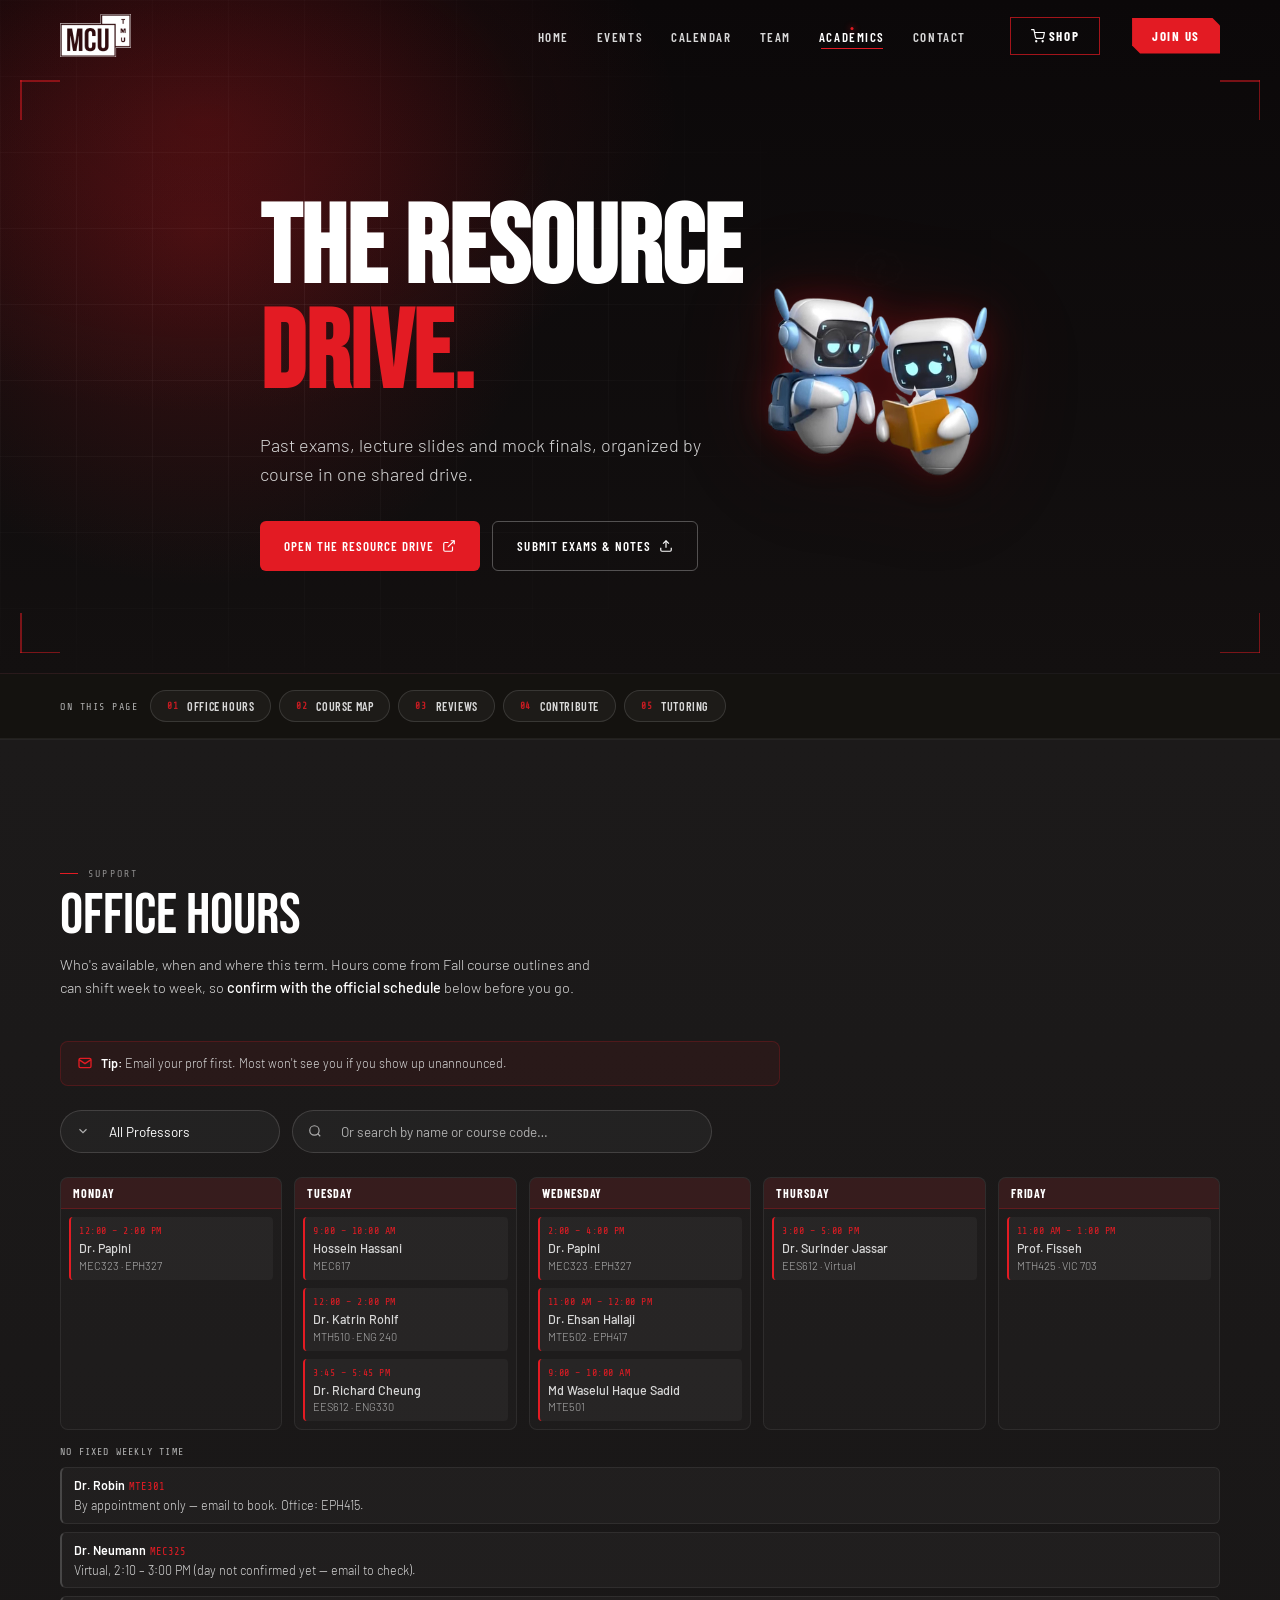
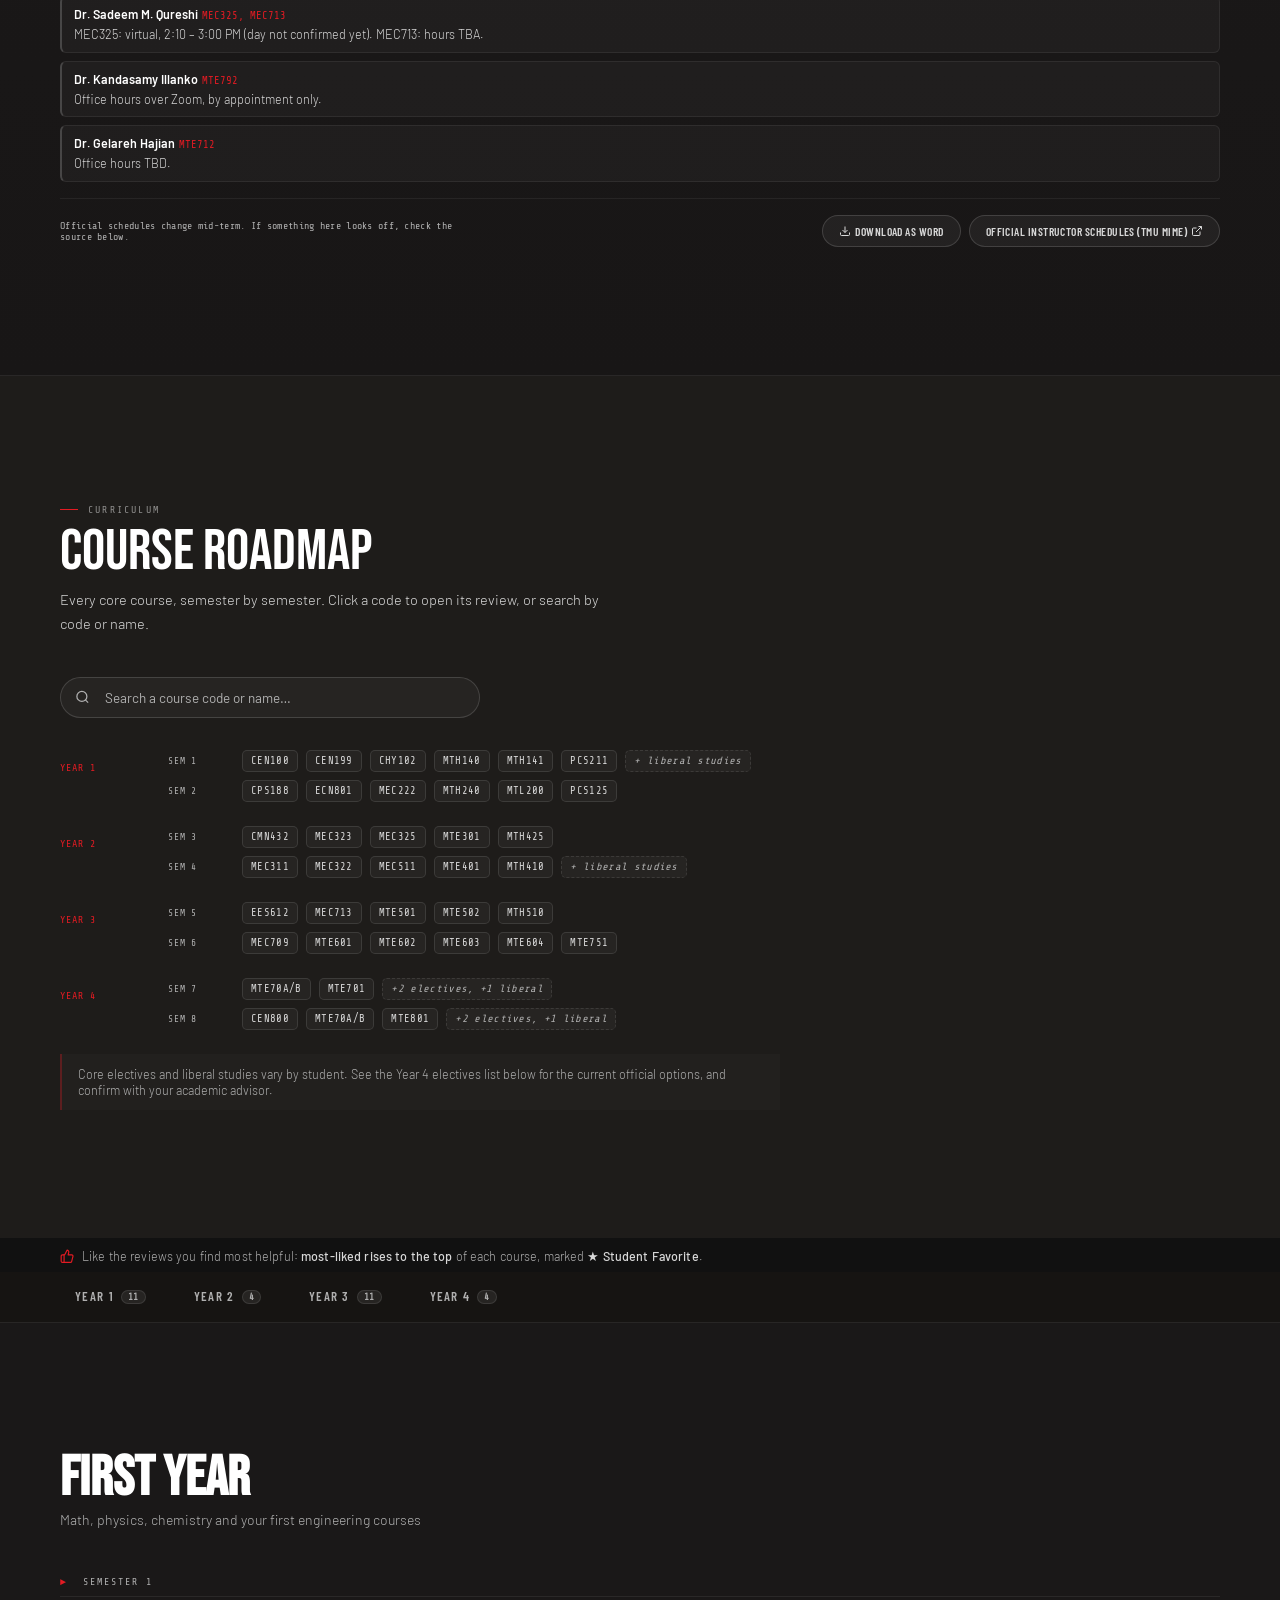
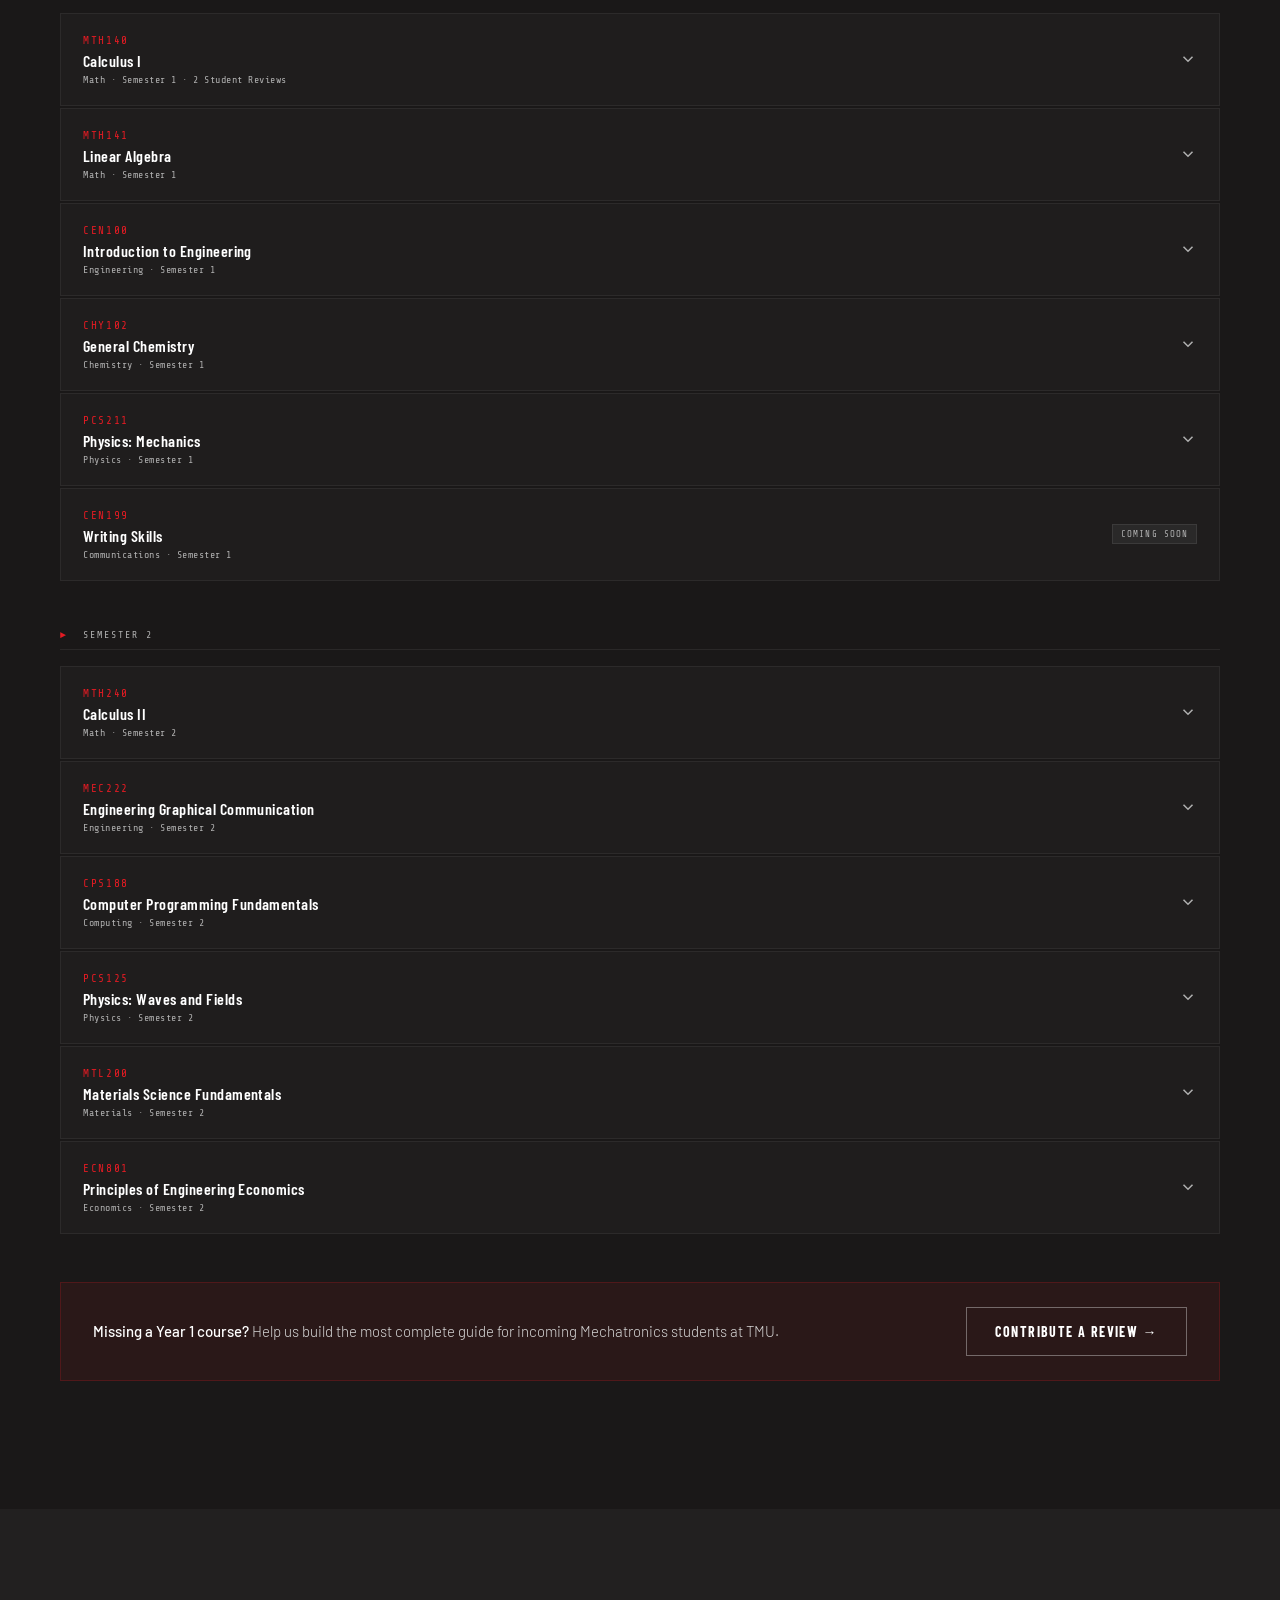
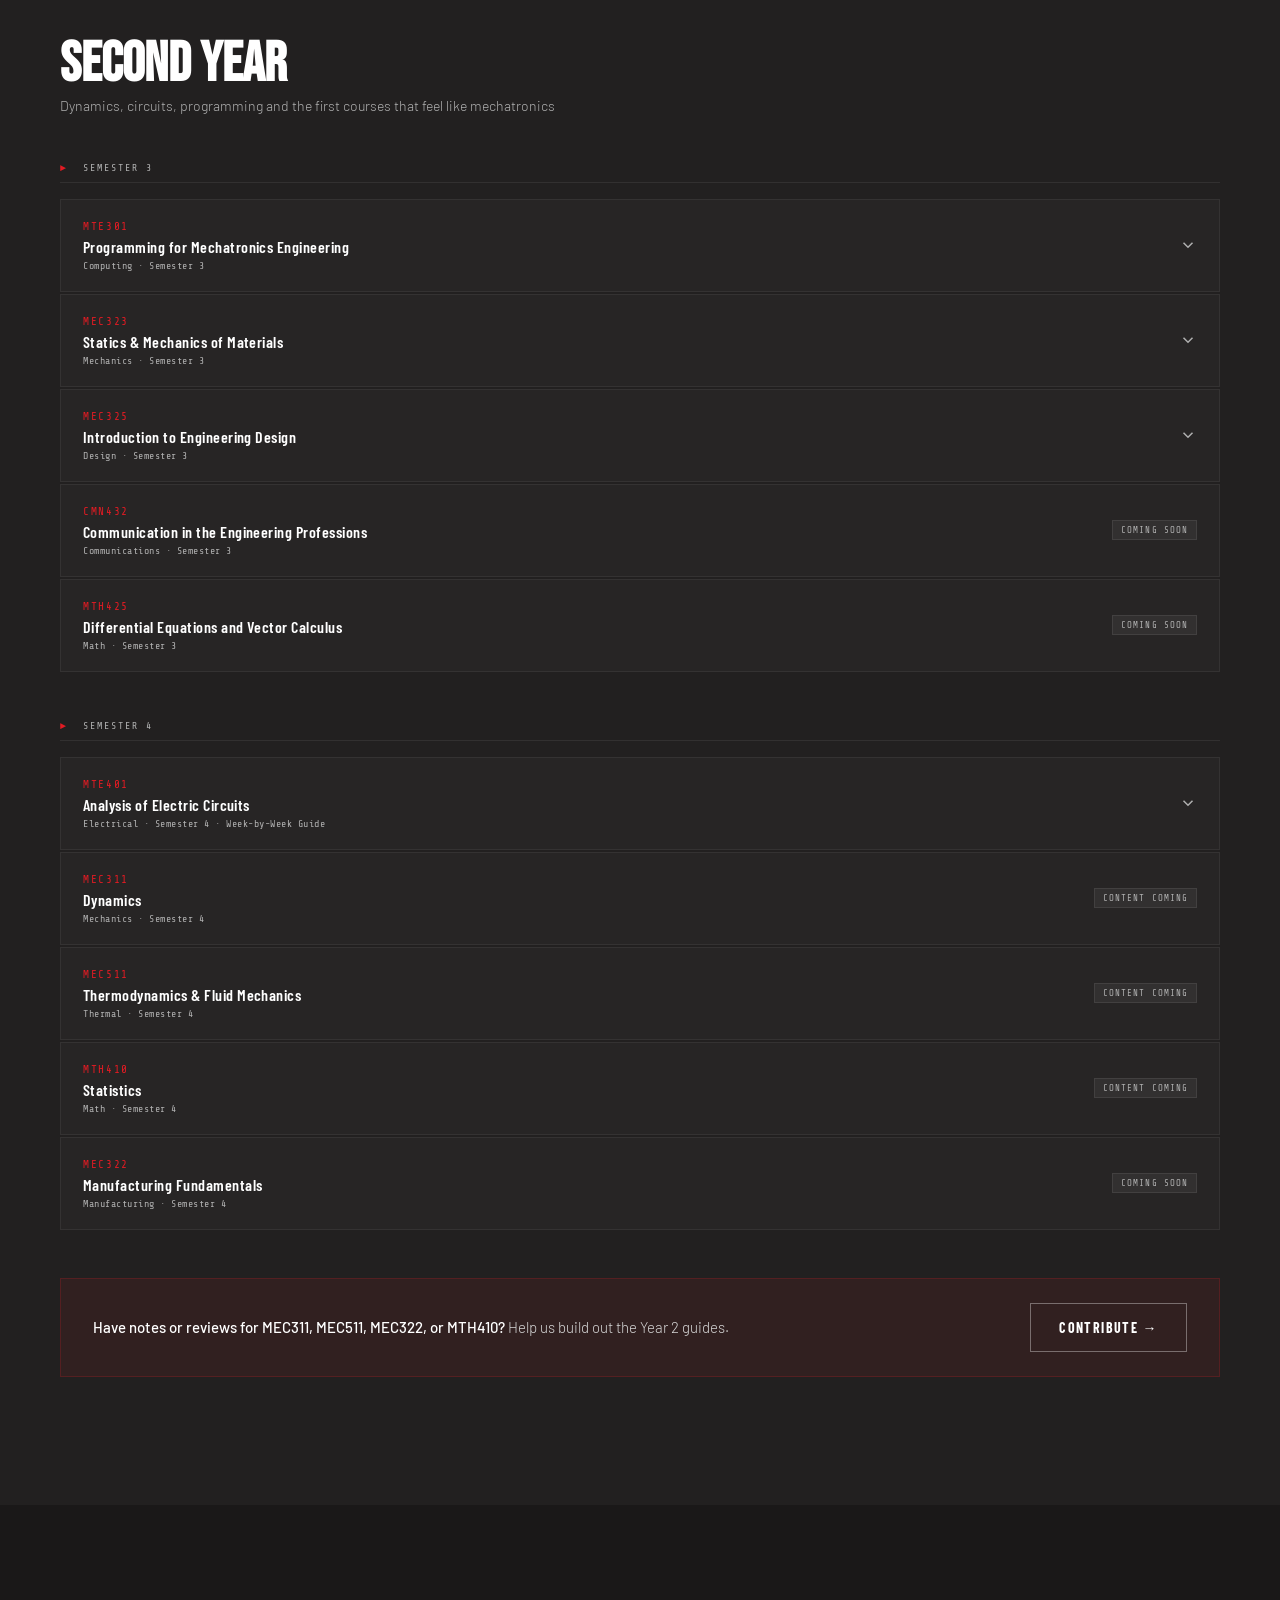
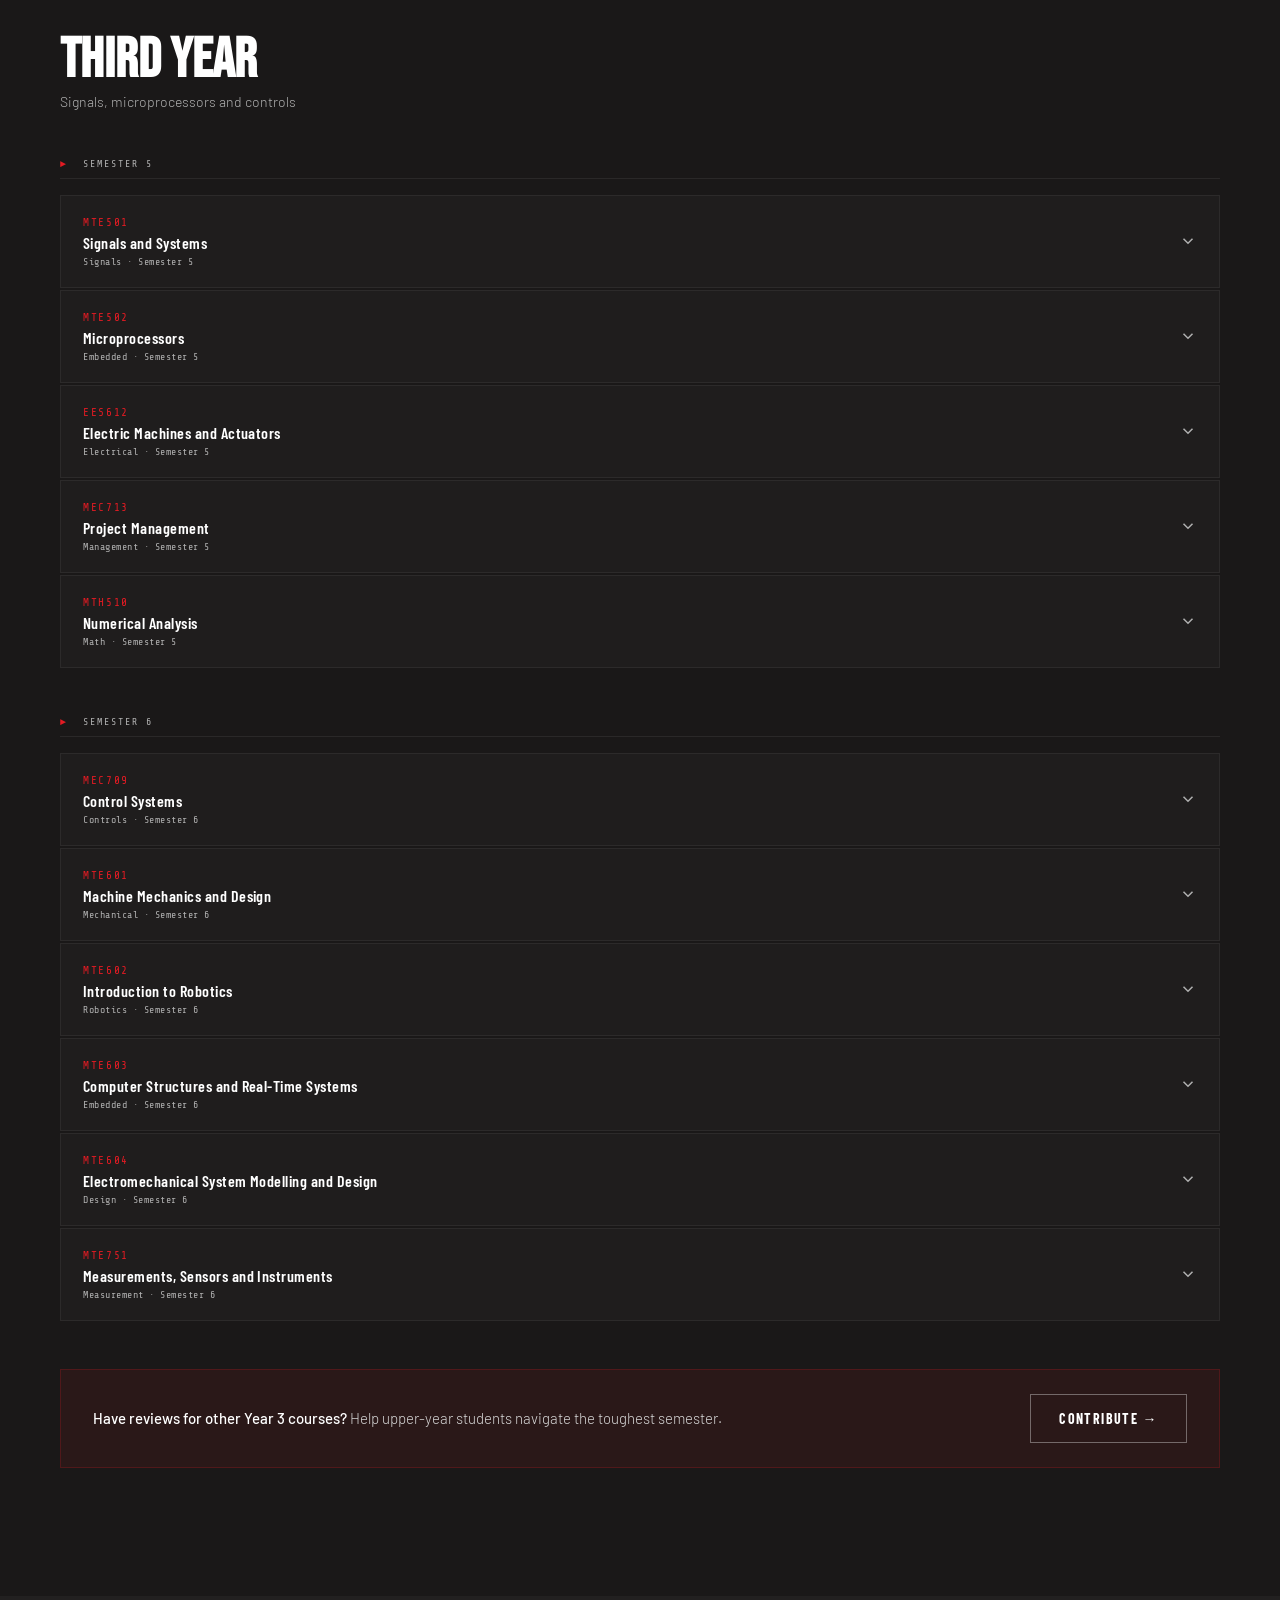
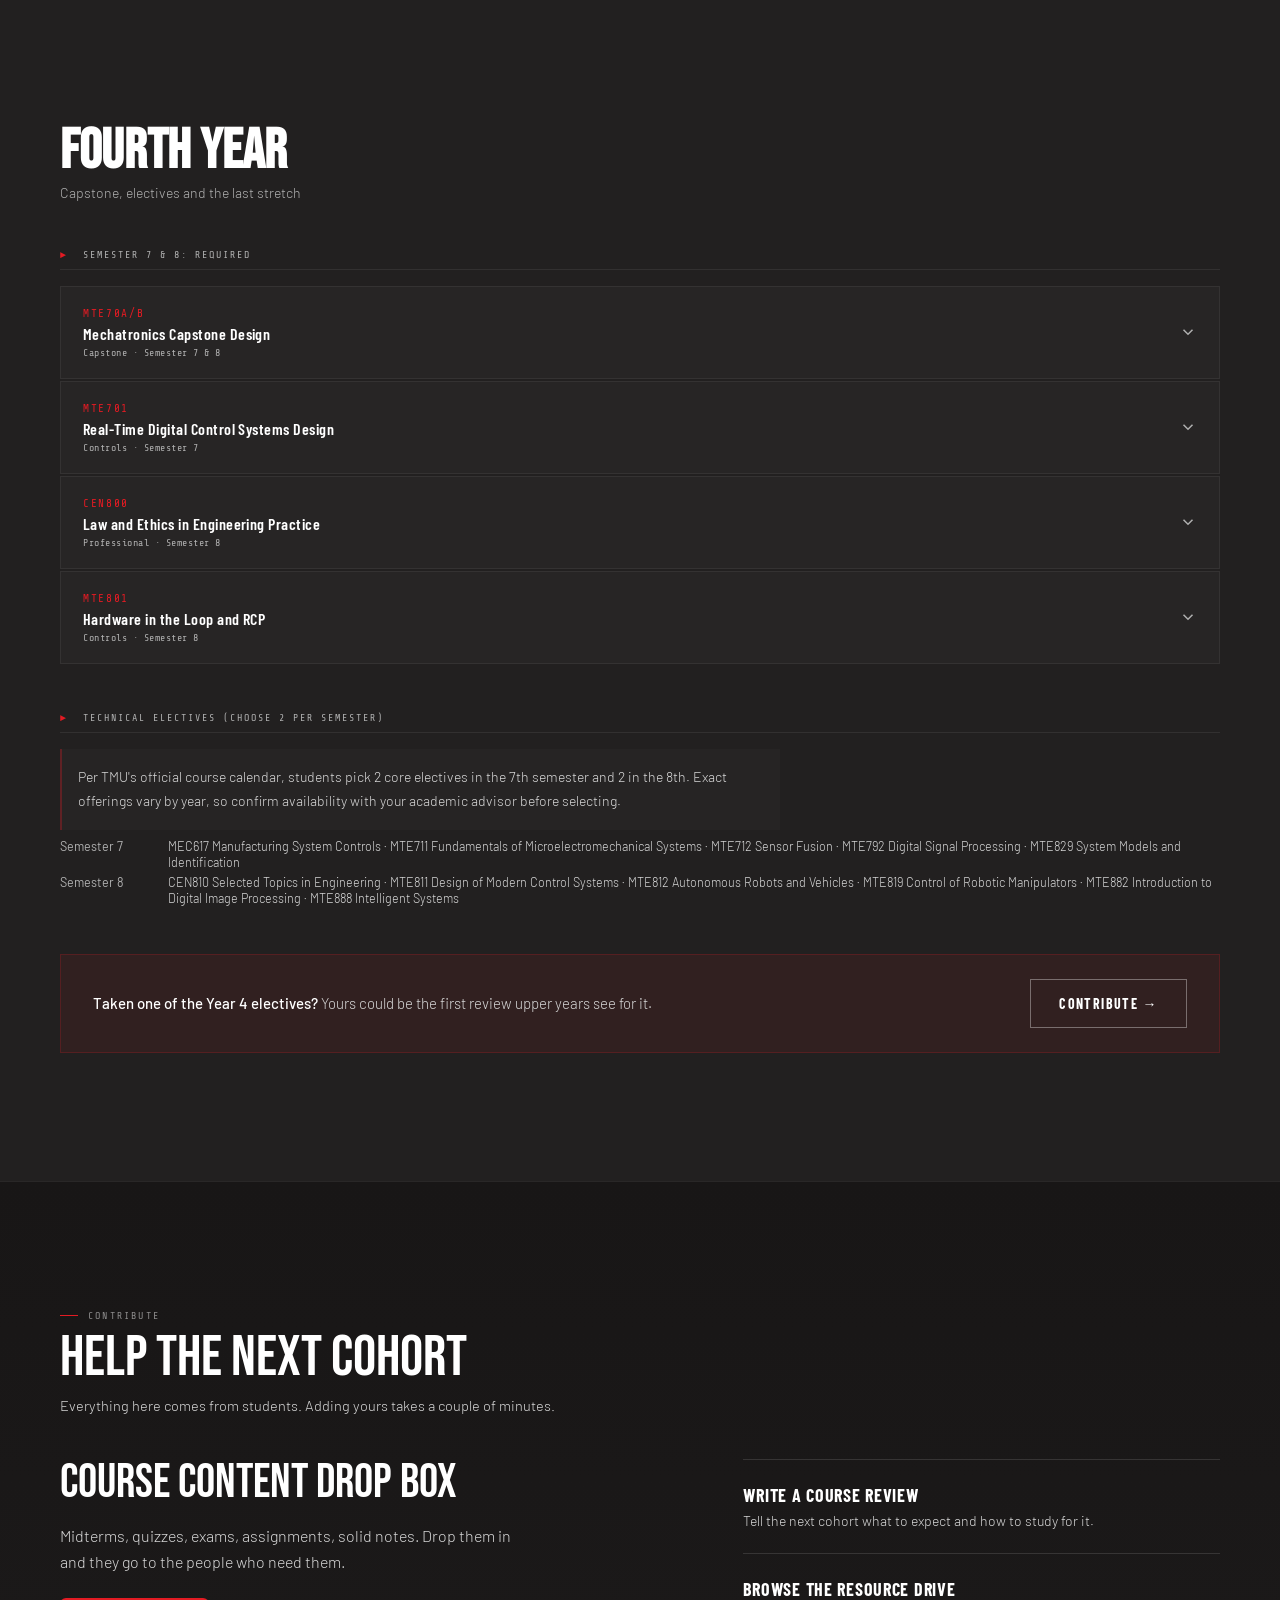
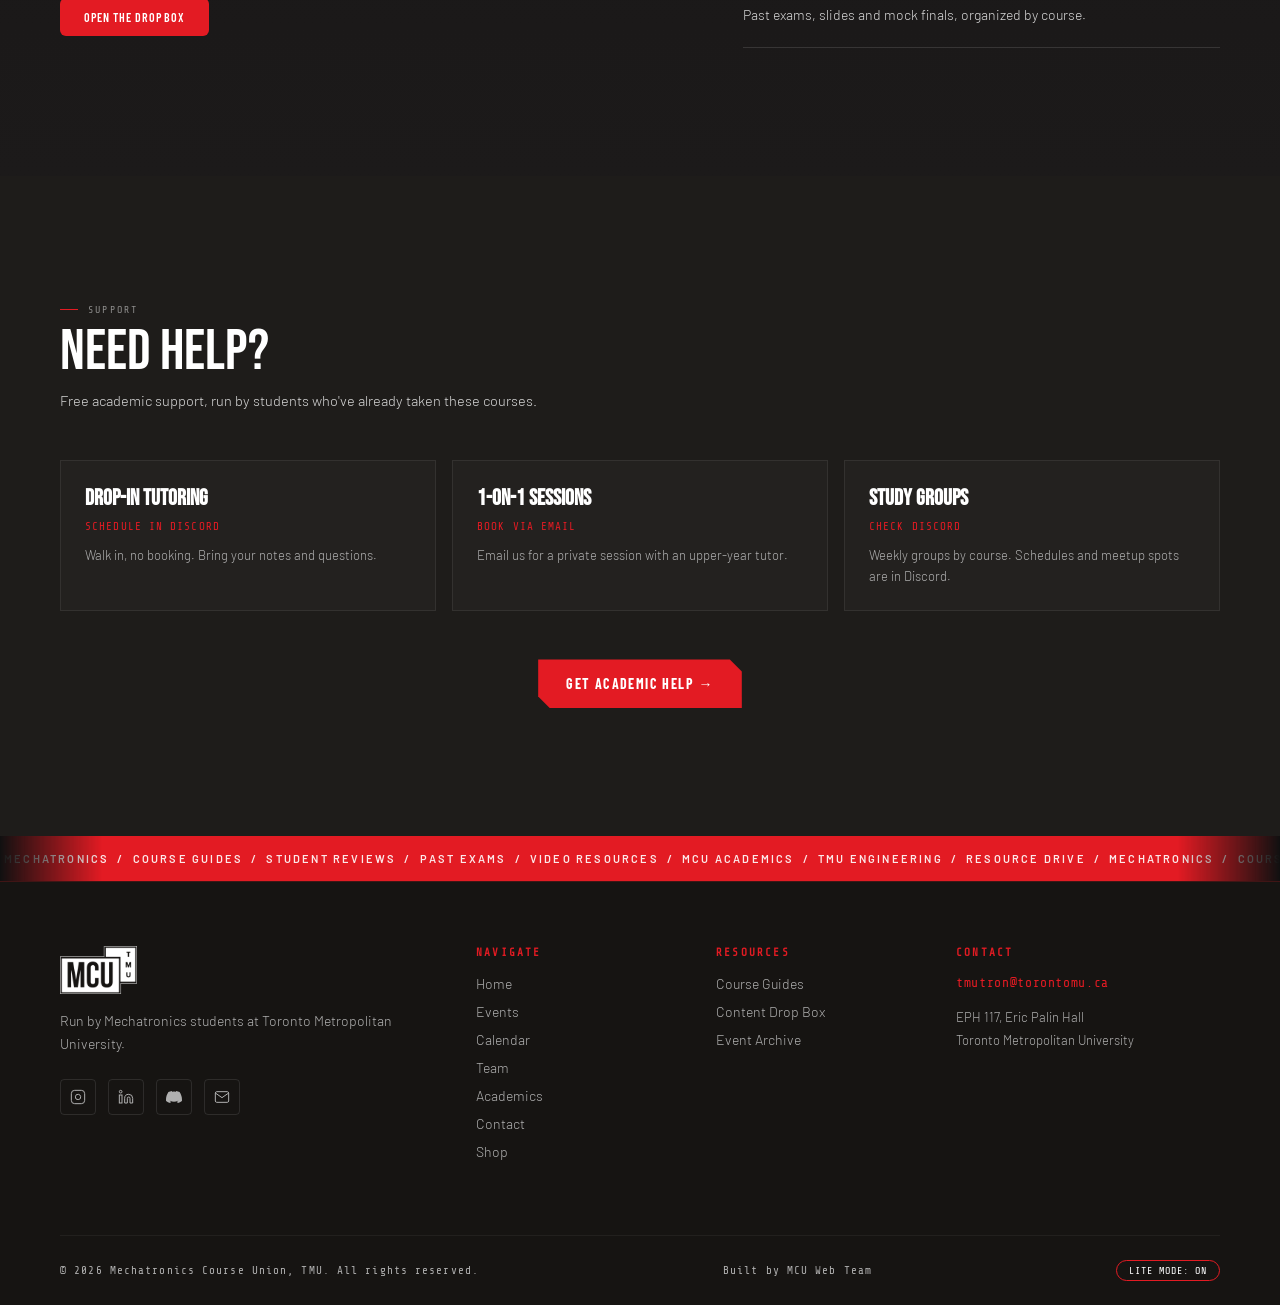
<file: academics.html>
<!DOCTYPE html>
<html lang="en">
<head>
  <meta charset="UTF-8" />
  <meta name="viewport" content="width=device-width, initial-scale=1.0" />
  <title>Academics | MCU | Mechatronics Course Union · TMU</title>
  <meta name="description" content="Course guides, student reviews, video resources, and tutoring support | curated by MCU students who've been there." />
  <link rel="icon" href="/favicon.ico" sizes="any">
  <link rel="icon" type="image/png" sizes="32x32" href="/favicon-32.png">
  <link rel="icon" type="image/png" sizes="16x16" href="/favicon-16.png">
  <link rel="apple-touch-icon" href="/apple-touch-icon.png">
  <link rel="icon" type="image/png" sizes="192x192" href="/favicon-192.png">
  <link rel="preconnect" href="https://fonts.googleapis.com" />
  <link rel="preconnect" href="https://fonts.gstatic.com" crossorigin />
  <link href="https://fonts.googleapis.com/css2?family=Bebas+Neue&family=Barlow:ital,wght@0,300;0,400;0,500;0,600;1,300&family=Barlow+Condensed:wght@400;600;700&family=Share+Tech+Mono&display=swap" rel="stylesheet" />
  <link rel="stylesheet" href="css/style.css" />
  <style>
    #academics-hero {
      min-height: 60vh;
      background: var(--black);
      display: flex;
      align-items: center;
      padding-top: var(--nav-h);
      position: relative;
      overflow: hidden;
    }
    #academics-hero canvas { position: absolute; inset: 0; width: 100%; height: 100%; z-index: 0; }
    .ac-hero-inner { display: flex; align-items: center; justify-content: space-between; gap: 48px; padding: clamp(60px,8vw,120px) 0; }
    .ac-hero-left { flex: 1; min-width: 0; }
    .ac-hero-right { flex-shrink: 0; }
    .ac-hud-panel {
      background: rgba(255,255,255,0.03);
      border: 1px solid rgba(227,27,35,0.3);
      padding: 24px 32px;
      font-family: var(--font-mono);
      font-size: 11px;
      color: var(--steel);
      text-transform: uppercase;
      letter-spacing: 0.1em;
      position: relative;
    }
    .ac-hud-panel::before { content: ''; position: absolute; top: 0; left: 0; right: 0; height: 2px; background: linear-gradient(90deg, var(--red), transparent); }
    .ac-hud-row { display: flex; align-items: baseline; gap: 12px; padding: 8px 0; border-bottom: 1px solid rgba(255,255,255,0.06); }
    .ac-hud-row:last-child { border-bottom: none; }
    .ac-hud-num { font-size: 28px; color: var(--red); font-family: var(--font-display); letter-spacing: 0; line-height: 1; }
    .ac-hud-label { font-size: 10px; color: var(--steel); }
    #office-hours-strip {
      background: linear-gradient(180deg, #1c1a1a 0%, #181616 100%);
      border-top: 1px solid rgba(255,255,255,0.06);
      border-bottom: 1px solid rgba(255,255,255,0.06);
      padding: 24px 0;
      position: relative;
    }
    .oh-strip-inner {
      display: flex;
      align-items: center;
      justify-content: space-between;
      gap: 24px;
      flex-wrap: wrap;
    }
    .oh-left { display: flex; align-items: center; gap: 16px; }
    .oh-icon {
      width: 44px; height: 44px;
      border-radius: 10px;
      background: rgba(227,27,35,0.1);
      border: 1px solid rgba(227,27,35,0.3);
      display: flex; align-items: center; justify-content: center;
      flex-shrink: 0; color: var(--red);
    }
    .oh-text h3 {
      font-family: var(--font-cond); font-size: 16px; font-weight: 700;
      letter-spacing: 0.04em; color: var(--white); text-transform: uppercase; margin-bottom: 4px;
    }
    .oh-text p { font-family: var(--font-body); font-size: 13px; color: var(--steel); font-weight: 300; max-width: 480px; }
    .oh-link-btn {
      display: inline-flex; align-items: center; gap: 8px;
      font-family: var(--font-cond); font-size: 12px; font-weight: 600;
      letter-spacing: 0.08em; text-transform: uppercase;
      color: var(--white); background: var(--red);
      padding: 12px 24px; text-decoration: none; border-radius: 6px;
      transition: background 0.2s, transform 0.2s; flex-shrink: 0; white-space: nowrap;
    }
    .oh-link-btn:hover { background: #ff2530; transform: translateY(-1px); }
    @media (max-width: 700px) {
      .oh-strip-inner { flex-direction: column; align-items: flex-start; }
      .oh-link-btn { width: 100%; justify-content: center; }
    }
    .year-tab-bar {
      position: sticky; top: var(--nav-h); z-index: 50;
      background: #161412; border-bottom: 1px solid rgba(255,255,255,0.08);
      display: flex; align-items: center; overflow-x: auto; scrollbar-width: none;
    }
    .year-tab-bar::-webkit-scrollbar { display: none; }
    .year-tab-bar-inner { display: flex; align-items: center; gap: 0; padding: 0 clamp(16px,4vw,64px); min-width: max-content; }
    .yr-tab {
      font-family: var(--font-cond); font-size: 13px; font-weight: 600;
      letter-spacing: 0.1em; text-transform: uppercase; color: var(--steel);
      padding: 16px 24px; cursor: pointer; border: none; background: none;
      border-bottom: 2px solid transparent; transition: color 0.2s, border-color 0.2s; white-space: nowrap;
    }
    .yr-tab:hover { color: var(--white); }
    .yr-tab.active { color: var(--white); border-bottom-color: var(--red); }
    .year-section { padding: var(--section-pad) 0; position: relative; overflow: hidden; }
    .year-section:nth-child(odd) { background: #222020; }
    .year-section:nth-child(even) { background: #1a1818; }
    .year-section-header { display: flex; align-items: center; gap: 16px; margin-bottom: 48px; }
    .year-badge {
      font-family: var(--font-mono); font-size: 10px; letter-spacing: 0.15em;
      color: var(--red); background: rgba(227,27,35,0.1);
      border: 1px solid rgba(227,27,35,0.3); padding: 4px 12px; text-transform: uppercase;
    }
    .year-title-block { flex: 1; }
    .year-title-block h2 { font-family: var(--font-display); font-size: clamp(36px,5vw,56px); color: var(--white); line-height: 1; margin-bottom: 4px; }
    .year-title-block p { font-family: var(--font-body); font-size: 14px; color: var(--steel); font-weight: 300; }
    .semester-label {
      font-family: var(--font-mono); font-size: 10px; letter-spacing: 0.2em; text-transform: uppercase;
      color: var(--steel); margin-bottom: 16px; padding-bottom: 8px; border-bottom: 1px solid rgba(255,255,255,0.07);
    }
    .semester-label span { color: var(--red); margin-right: 8px; }
    .courses-grid {
      display: flex;
      flex-direction: column;
      gap: 2px;
      margin-bottom: 48px;
    }
    .course-card { background: rgba(255,255,255,0.02); border: 1px solid rgba(255,255,255,0.06); overflow: hidden; transition: border-color 0.25s; }
    .course-card:hover { border-color: rgba(227,27,35,0.25); }
    .course-card.has-content { cursor: pointer; }
    .course-header { display: flex; align-items: center; justify-content: space-between; padding: 24px 24px; cursor: pointer; user-select: none; position: relative; }
    .course-header::before {
      content: ''; position: absolute; left: 0; top: 0; bottom: 0; width: 3px;
      background: var(--red); transform: scaleY(0);
      transition: transform 0.25s var(--ease-out-expo); transform-origin: bottom;
    }
    .course-card:hover .course-header::before, .course-card.open .course-header::before { transform: scaleY(1); }
    .course-code { font-family: var(--font-mono); font-size: 11px; color: var(--red); letter-spacing: 0.15em; margin-bottom: 4px; text-transform: uppercase; }
    .course-name { font-family: var(--font-cond); font-size: 16px; font-weight: 600; color: var(--white); letter-spacing: 0.03em; }
    .course-meta { font-family: var(--font-mono); font-size: 10px; color: var(--steel); margin-top: 4px; letter-spacing: 0.05em; }
    .course-chevron { color: var(--steel); transition: transform 0.3s var(--ease-out-expo), color 0.2s; flex-shrink: 0; }
    .course-card.open .course-chevron { transform: rotate(180deg); color: var(--red); }
    .course-coming-tag {
      font-family: var(--font-mono); font-size: 9px; letter-spacing: 0.12em;
      color: var(--steel); background: rgba(255,255,255,0.05);
      border: 1px solid rgba(255,255,255,0.08); padding: 4px 8px; text-transform: uppercase;
    }
    .course-body { max-height: 0; overflow: hidden; transition: max-height 0.55s cubic-bezier(0.16, 1, 0.3, 1); }
    .course-body.open { max-height: 4000px; }
    .course-body-inner { padding: 0 24px 24px; }
    .course-overview {
      font-family: var(--font-body); font-size: 14px; color: var(--steel-light);
      font-weight: 300; line-height: 1.75; margin-bottom: 16px;
      padding: 16px; background: rgba(255,255,255,0.02); border-left: 2px solid rgba(227,27,35,0.3);
    }
    .review-section { margin-bottom: 24px; }
    .review-section-title { font-family: var(--font-mono); font-size: 10px; letter-spacing: 0.18em; color: var(--red); text-transform: uppercase; margin-bottom: 12px; font-weight: 600; }
    .review-text { font-family: var(--font-body); font-size: 14.5px; color: var(--steel-light); font-weight: 300; line-height: 1.85; }
    .review-text ul { margin: 8px 0 8px 16px; display: flex; flex-direction: column; gap: 4px; }
    .review-text li::marker { color: var(--red); }
    .course-links { display: flex; flex-wrap: wrap; gap: 8px; margin-top: 16px; }
    .weeks-table { margin-top: 16px; }
    .weeks-table-header {
      display: grid; grid-template-columns: 70px 1fr; gap: 16px;
      padding: 8px 0; border-bottom: 1px solid rgba(255,255,255,0.08);
      font-family: var(--font-mono); font-size: 9px; letter-spacing: 0.15em; color: var(--steel); text-transform: uppercase;
    }
    .week-row { display: grid; grid-template-columns: 70px 1fr; gap: 16px; padding: 12px 0; border-bottom: 1px solid rgba(255,255,255,0.04); align-items: start; }
    .week-row:last-child { border-bottom: none; }
    .week-num { font-family: var(--font-mono); font-size: 10px; color: var(--red); letter-spacing: 0.1em; }
    .week-topic { font-family: var(--font-body); font-size: 14px; color: var(--steel-light); font-weight: 300; line-height: 2; }
    .prof-chip {
      display: inline-flex; align-items: center; gap: 4px;
      font-family: var(--font-mono); font-size: 10px; letter-spacing: 0.08em;
      color: var(--steel); background: rgba(255,255,255,0.04);
      border: 1px solid rgba(255,255,255,0.08); padding: 4px 8px; margin-bottom: 12px;
    }
    .prof-chip span { color: var(--steel-light); }
    .coming-soon-card { display: flex; align-items: center; gap: 16px; flex-wrap: wrap; padding: 8px 0; border-top: 1px solid rgba(255,255,255,0.08); }
    .coming-soon-card p { font-family: var(--font-body); font-size: 13px; color: var(--steel); font-weight: 300; margin: 0; }
    #ac-tutoring { background: #1e1c1a; padding: var(--section-pad) 0; position: relative; overflow: hidden; }
    .tutoring-grid { display: grid; grid-template-columns: repeat(auto-fill, minmax(280px,1fr)); gap: 16px; margin-top: 48px; }
    .tutoring-card { background: rgba(255,255,255,0.025); border: 1px solid rgba(255,255,255,0.07); padding: 24px; position: relative; overflow: hidden; }
        .tutoring-card h4 { font-family: var(--font-display); font-size: 22px; color: var(--white); margin-bottom: 8px; }
    .tutoring-card .tc-detail { font-family: var(--font-mono); font-size: 11px; color: var(--red); letter-spacing: 0.1em; margin-bottom: 12px; text-transform: uppercase; }
    .tutoring-card p { font-family: var(--font-body); font-size: 13px; color: var(--steel); font-weight: 300; line-height: 1.6; }
    .contribute-strip {
      background: rgba(227,27,35,0.08); border: 1px solid rgba(227,27,35,0.2);
      padding: 24px 32px; display: flex; align-items: center; justify-content: space-between;
      gap: 24px; margin-top: 48px; flex-wrap: wrap;
    }
    .contribute-strip p { font-family: var(--font-body); font-size: 15px; color: var(--steel-light); font-weight: 300; }
    .contribute-strip p strong { color: var(--white); font-weight: 500; }
    @media (max-width: 900px) {
      .ac-hero-inner { flex-direction: column; }
      .ac-hero-right { width: 100%; }
      .ac-hud-panel { display: grid; grid-template-columns: repeat(3,1fr); gap: 0; }
      .ac-hud-row { border-bottom: none; border-right: 1px solid rgba(255,255,255,0.06); flex-direction: column; gap: 4px; padding: 12px 16px; }
      .ac-hud-row:last-child { border-right: none; }
    }
    @media (max-width: 600px) {
      .year-tab-bar-inner { gap: 0; padding: 0 16px; }
      .yr-tab { padding: 12px 16px; font-size: 12px; }
      .contribute-strip { flex-direction: column; align-items: flex-start; }
      .ac-hud-panel { grid-template-columns: 1fr; }
      .ac-hud-row { border-right: none; border-bottom: 1px solid rgba(255,255,255,0.06); }
    }
    .ac-likes-note {
      display: flex; align-items: center; gap: 8px; flex-wrap: wrap;
      padding: 8px 0; margin-top: 2px;
    }
    .ac-likes-note svg { color: var(--red); flex-shrink: 0; width: 14px; height: 14px; }
    .ac-likes-note span {
      font-family: var(--font-body); font-size: 12.5px; font-weight: 300;
      color: var(--steel); letter-spacing: 0.01em;
    }
    .ac-likes-note strong { color: var(--steel-light); font-weight: 500; }
    .review-block { position: relative; min-width: 0; }
    .review-block-header {
      display: flex; align-items: center; justify-content: space-between;
      gap: 12px 16px; flex-wrap: wrap;
      margin-top: 24px; padding-top: 16px;
      border-top: 1px solid rgba(255,255,255,0.07);
    }
    .review-block:first-child .review-block-header,
    .review-block-header.rb-first {
      margin-top: 0; padding-top: 0; border-top: none;
    }
    .rb-header-left { display: flex; align-items: center; gap: 8px; flex-wrap: wrap; min-width: 0; }
    .rb-title {
      font-family: var(--font-mono); font-size: 10px; letter-spacing: 0.18em;
      color: var(--red); text-transform: uppercase; font-weight: 600; white-space: nowrap;
    }
    .review-block-header .prof-chip { margin: 0; }
    .rb-favorite-tag {
      display: none; align-items: center; gap: 4px;
      font-family: var(--font-mono); font-size: 9px; letter-spacing: 0.14em;
      color: var(--red); background: rgba(227,27,35,0.12);
      border: 1px solid rgba(227,27,35,0.35);
      padding: 4px 8px; border-radius: 20px; text-transform: uppercase;
      white-space: nowrap; flex-shrink: 0;
    }
    .rb-favorite-tag::before { content: '★'; font-size: 10px; line-height: 1; }
    .review-block.rb-top .rb-favorite-tag { display: inline-flex; }
    .like-btn {
      display: inline-flex; align-items: center; gap: 8px;
      font-family: var(--font-cond); font-size: 12px; font-weight: 600; letter-spacing: 0.05em;
      color: var(--steel-light); background: rgba(255,255,255,0.04);
      border: 1px solid rgba(255,255,255,0.14); border-radius: 20px;
      padding: 8px 16px 8px 12px; cursor: pointer; flex-shrink: 0;
      transition: background 0.2s var(--ease-out-expo), border-color 0.2s, color 0.2s, transform 0.15s;
    }
    .like-btn:hover:not(:disabled) { border-color: rgba(227,27,35,0.55); color: var(--white); background: rgba(227,27,35,0.09); transform: translateY(-1px); }
    .like-btn:disabled { opacity: 0.7; cursor: default; }
    .like-btn svg {
      width: 15px; height: 15px; flex-shrink: 0;
      transition: transform 0.3s cubic-bezier(0.34,1.56,0.64,1), fill 0.2s, stroke 0.2s;
    }
    .like-btn.liked { border-color: var(--red); background: rgba(227,27,35,0.16); color: var(--white); cursor: default; }
    .like-btn.liked svg { fill: var(--red); stroke: var(--red); transform: scale(1.12); }
    .like-btn.pulsing svg { animation: like-pop 0.42s var(--ease-out-expo); }
    @keyframes like-pop { 0% { transform: scale(1); } 45% { transform: scale(1.45) rotate(-8deg); } 100% { transform: scale(1.12); } }
    .like-count { font-variant-numeric: tabular-nums; min-width: 12px; text-align: left; }
    .like-btn.like-error { border-color: #ff5555; color: #ff8080; animation: like-shake 0.4s; }
    @keyframes like-shake { 0%,100% { transform: translateX(0); } 25% { transform: translateX(-3px); } 75% { transform: translateX(3px); } }
    @media (max-width: 480px) {
      .review-block-header { gap: 8px; }
      .rb-header-left { width: 100%; justify-content: space-between; }
    }
    .course-header { flex-wrap: wrap; row-gap: 8px; }
    .course-header > div:first-child { min-width: 0; flex: 1 1 auto; }
    .course-code, .course-name, .course-meta { overflow-wrap: break-word; word-break: break-word; }
    .course-overview, .review-text, .week-topic { overflow-wrap: break-word; word-break: break-word; }
    .weeks-table-header, .week-row { min-width: 0; }
    .week-topic { min-width: 0; }
    .weeks-table-header > div:last-child, .week-row > div:last-child { min-width: 0; }
    .course-coming-tag { flex-shrink: 0; }
    .course-links { align-items: flex-start; }
    .course-link-btn { max-width: 100%; }
    .prof-chip { flex-wrap: wrap; }

    /* ══ QUICK-JUMP STRIP ══ */
    #ac-quicklinks { background: #14120f; border-bottom: 1px solid rgba(255,255,255,0.06); padding: 16px 0; }
    .ql-inner { display: flex; align-items: center; gap: 8px; flex-wrap: wrap; }
    .ql-label { font-family: var(--font-mono); font-size: 10px; letter-spacing: 0.15em; color: var(--steel); text-transform: uppercase; margin-right: 4px; }
    .ql-btn {
      font-family: var(--font-cond); font-size: 12px; font-weight: 600; letter-spacing: 0.05em; text-transform: uppercase;
      color: var(--steel-light); background: rgba(255,255,255,0.04); border: 1px solid rgba(255,255,255,0.12);
      padding: 8px 16px; border-radius: 20px; text-decoration: none; transition: border-color 0.2s, color 0.2s, background 0.2s;
    }
    .ql-btn:hover { border-color: var(--red); color: var(--white); background: rgba(227,27,35,0.1); }

    /* ══ OFFICE HOURS ══ */
    #office-hours { background: linear-gradient(180deg, #1c1a1a 0%, #181616 100%); border-top: 1px solid rgba(255,255,255,0.06); border-bottom: 1px solid rgba(255,255,255,0.06); padding: var(--section-pad) 0; }
    .oh-cal-header { display: flex; align-items: flex-end; justify-content: space-between; gap: 16px; flex-wrap: wrap; margin-bottom: 24px; }
    .oh-cal-header p { font-family: var(--font-body); font-size: 13.5px; color: var(--steel); font-weight: 300; max-width: 560px; line-height: 1.6; margin-top: 8px; }
    .oh-tip { display: flex; align-items: flex-start; gap: 8px; background: rgba(227,27,35,0.07); border: 1px solid rgba(227,27,35,0.2); border-radius: 8px; padding: 12px 16px; margin-bottom: 24px; max-width: 720px; }
    .oh-tip svg { flex-shrink: 0; color: var(--red); margin-top: 1px; }
    .oh-tip p { font-family: var(--font-body); font-size: 12.5px; color: var(--steel-light); font-weight: 300; line-height: 1.5; }
    .oh-tip strong { color: var(--white); font-weight: 600; }
    .oh-controls { display: flex; gap: 12px; flex-wrap: wrap; margin-bottom: 24px; }
    .oh-select-wrap, .oh-search-wrap { position: relative; }
    .oh-select-wrap { min-width: 220px; }
    .oh-search-wrap { flex: 1; min-width: 220px; max-width: 420px; }
    .oh-select-wrap svg, .oh-search-wrap svg { position: absolute; left: 16px; top: 50%; transform: translateY(-50%); color: var(--steel); pointer-events: none; }
    #oh-prof-select, #oh-search-input {
      width: 100%; background: rgba(255,255,255,0.04); border: 1px solid rgba(255,255,255,0.14); border-radius: 24px;
      padding: 12px 16px 12px 48px; font-family: var(--font-body); font-size: 13.5px; color: var(--white); outline: none;
      transition: border-color 0.2s, background 0.2s; appearance: none;
    }
    #oh-prof-select { cursor: pointer; color-scheme: dark; }
    #oh-prof-select option { background-color: #1c1a1a; color: #f2f2f2; }
    #oh-prof-select option:checked, #oh-prof-select option:hover { background-color: #e31b23; color: #fff; }
    #oh-search-input::placeholder { color: var(--steel); }
    #oh-prof-select:focus, #oh-search-input:focus { border-color: var(--red); background: rgba(255,255,255,0.06); }
    .oh-cal-grid { display: grid; grid-template-columns: repeat(5, 1fr); gap: 12px; margin-bottom: 16px; }
    .oh-day-col { background: rgba(255,255,255,0.02); border: 1px solid rgba(255,255,255,0.07); border-radius: 8px; overflow: hidden; min-height: 100px; }
    .oh-day-head { font-family: var(--font-cond); font-size: 12px; font-weight: 700; letter-spacing: 0.08em; text-transform: uppercase; color: var(--white); background: rgba(227,27,35,0.12); padding: 8px 12px; border-bottom: 1px solid rgba(227,27,35,0.25); }
    .oh-day-body { padding: 8px; display: flex; flex-direction: column; gap: 8px; }
    .oh-slot { background: rgba(255,255,255,0.04); border-left: 2px solid var(--red); border-radius: 4px; padding: 8px 8px; cursor: pointer; transition: background 0.15s; }
    .oh-slot:hover { background: rgba(227,27,35,0.1); }
    .oh-slot-time { font-family: var(--font-mono); font-size: 10px; color: var(--red); letter-spacing: 0.05em; margin-bottom: 4px; }
    .oh-slot-prof { font-family: var(--font-body); font-size: 12.5px; color: var(--steel-light); font-weight: 500; line-height: 1.35; }
    .oh-slot-meta { font-family: var(--font-body); font-size: 11px; color: var(--steel); font-weight: 300; margin-top: 2px; }
    .oh-empty-state { text-align: center; padding: 32px 16px; font-family: var(--font-body); font-size: 13px; color: var(--steel); font-weight: 300; max-width: 480px; margin: 0 auto; }
    .oh-flex-list { margin-bottom: 16px; display: flex; flex-direction: column; gap: 8px; }
    .oh-flex-title { font-family: var(--font-mono); font-size: 10px; letter-spacing: 0.12em; text-transform: uppercase; color: var(--steel); margin-bottom: 2px; }
    .oh-flex-item { background: rgba(255,255,255,0.03); border: 1px solid rgba(255,255,255,0.07); border-left: 2px solid rgba(255,255,255,0.18); border-radius: 6px; padding: 8px 12px; font-family: var(--font-body); font-size: 12.5px; color: var(--steel-light); font-weight: 300; line-height: 1.5; }
    .oh-flex-item strong { color: var(--white); font-weight: 600; }
    .oh-flex-item .oh-flex-course { font-family: var(--font-mono); font-size: 10.5px; color: var(--red); margin-left: 4px; }
    .oh-bio-card { display: none; background: rgba(255,255,255,0.03); border: 1px solid rgba(255,255,255,0.08); border-left: 2px solid var(--red); border-radius: 8px; padding: 16px 16px; margin-bottom: 16px; max-width: 640px; }
    .oh-bio-card.active { display: block; }
    .oh-bio-name { font-family: var(--font-cond); font-size: 17px; font-weight: 700; color: var(--white); margin-bottom: 8px; }
    .oh-bio-row { display: flex; gap: 8px; font-family: var(--font-body); font-size: 12.5px; margin-bottom: 4px; }
    .oh-bio-row span:first-child { color: var(--steel); flex-shrink: 0; width: 70px; }
    .oh-bio-row a { color: var(--red); text-decoration: none; }
    .oh-bio-row a:hover { text-decoration: underline; }
    .oh-bio-row span:last-child { color: var(--steel-light); font-weight: 300; }
    .oh-cal-footer { display: flex; align-items: center; justify-content: space-between; gap: 12px; flex-wrap: wrap; margin-top: 8px; padding-top: 16px; border-top: 1px solid rgba(255,255,255,0.06); }
    .oh-cal-footer p { font-family: var(--font-mono); font-size: 10px; color: var(--steel); letter-spacing: 0.03em; max-width: 420px; }
    .oh-footer-links { display: flex; gap: 8px; flex-wrap: wrap; }
    .oh-btn-secondary {
      display: inline-flex; align-items: center; gap: 4px; font-family: var(--font-cond); font-size: 11.5px; font-weight: 600;
      letter-spacing: 0.04em; text-transform: uppercase; color: var(--steel-light); background: rgba(255,255,255,0.05);
      border: 1px solid rgba(255,255,255,0.14); padding: 8px 16px; border-radius: 20px; text-decoration: none; cursor: pointer;
      transition: border-color 0.2s, color 0.2s;
    }
    .oh-btn-secondary:hover { border-color: var(--red); color: var(--white); }
    @media (max-width: 900px) { .oh-cal-grid { grid-template-columns: repeat(2, 1fr); } }
    @media (max-width: 560px) { .oh-cal-grid { grid-template-columns: 1fr; } }

    /* ══ COURSE ROADMAP ══ */
    #course-roadmap { background: #1e1c1a; padding: var(--section-pad) 0; position: relative; overflow: hidden; }
    .roadmap-track { display: flex; flex-direction: column; gap: 24px; margin-top: 32px; }
    .roadmap-year-row { display: flex; align-items: flex-start; gap: 16px; }
    .roadmap-year-tag { flex-shrink: 0; width: 92px; font-family: var(--font-mono); font-size: 10px; letter-spacing: 0.1em; color: var(--red); text-transform: uppercase; padding-top: 12px; }
    .roadmap-sems { flex: 1; display: flex; flex-direction: column; gap: 8px; min-width: 0; }
    .roadmap-sem { display: flex; align-items: center; gap: 8px; flex-wrap: wrap; }
    .roadmap-sem-label { font-family: var(--font-mono); font-size: 9.5px; color: var(--steel); letter-spacing: 0.08em; text-transform: uppercase; width: 66px; flex-shrink: 0; }
    .roadmap-chip {
      font-family: var(--font-mono); font-size: 10.5px; letter-spacing: 0.03em; color: var(--steel-light);
      background: rgba(255,255,255,0.04); border: 1px solid rgba(255,255,255,0.1); border-radius: 5px;
      padding: 4px 8px; text-decoration: none; transition: border-color 0.2s, color 0.2s, background 0.2s;
    }
    .roadmap-chip:hover { border-color: var(--red); color: var(--white); background: rgba(227,27,35,0.1); }
    .roadmap-chip.rc-pending { color: var(--steel); border-style: dashed; font-style: italic; }
    .roadmap-note { font-family: var(--font-body); font-size: 12.5px; color: var(--steel); font-weight: 300; margin-top: 24px; padding: 12px 16px; background: rgba(255,255,255,0.02); border-left: 2px solid rgba(227,27,35,0.3); max-width: 720px; }
    @media (max-width: 700px) {
      .roadmap-year-row { flex-direction: column; gap: 8px; }
      .roadmap-year-tag { width: auto; padding-top: 0; }
      .roadmap-sem { align-items: flex-start; }
    }

    /* ══ ADDITIONS: deep-link offsets, ghost button, contribute section ══ */
    .course-card { scroll-margin-top: 150px; }
    #year-tab-bar.is-hidden { visibility: hidden; }
    .oh-link-btn.ghost { background: transparent; border: 1px solid rgba(255,255,255,0.28); color: var(--white); }
    .oh-link-btn.ghost:hover { background: rgba(255,255,255,0.08); border-color: var(--red); }
    #ac-contribute { padding: var(--section-pad) 0; border-top: 1px solid rgba(255,255,255,0.06); background: linear-gradient(180deg, #181616 0%, #1c1a1a 100%); }
    .cb-layout { display: grid; grid-template-columns: 1.3fr 1fr; gap: 64px; align-items: start; }
    .cb-main h4 { font-family: var(--font-display); font-size: clamp(32px, 4vw, 48px); font-weight: 400; color: var(--white); line-height: 1; margin: 0 0 16px; }
    .cb-main p { font-family: var(--font-body); font-size: 16px; font-weight: 300; line-height: 1.6; color: var(--steel-light); max-width: 460px; margin: 0 0 24px; }
    .cb-side { list-style: none; margin: 0; padding: 0; }
    .cb-side li { border-top: 1px solid rgba(255,255,255,0.12); }
    .cb-side li:last-child { border-bottom: 1px solid rgba(255,255,255,0.12); }
    .cb-side a { display: block; padding: 24px 0; text-decoration: none; transition: padding-left 0.2s; }
    .cb-side a:hover { padding-left: 12px; }
    .cb-side strong { display: block; font-family: var(--font-cond); font-size: 18px; letter-spacing: 0.04em; text-transform: uppercase; color: var(--white); margin-bottom: 4px; }
    .cb-side span { font-family: var(--font-body); font-size: 14px; font-weight: 300; color: var(--steel-light); }
    .cb-side a:hover strong { color: var(--red); }
    @media (max-width: 800px) { .cb-layout { grid-template-columns: 1fr; gap: 32px; } }

    /* ══════════════════════════════════════════════════
       UPLIFT — hero atmosphere, shared section heads,
       course finder, jump tracking, back-to-top
       ══════════════════════════════════════════════════ */
    #academics-hero {
      background:
        radial-gradient(ellipse 60% 70% at 16% 18%, rgba(227,27,35,0.16) 0%, transparent 62%),
        linear-gradient(180deg, #0b0809 0%, #131010 100%);
    }
    .ac-hero-grid {
      position: absolute; inset: 0; z-index: 0; pointer-events: none;
      background-image:
        linear-gradient(rgba(255,255,255,0.05) 1px, transparent 1px),
        linear-gradient(90deg, rgba(255,255,255,0.05) 1px, transparent 1px);
      background-size: 76px 76px;
      -webkit-mask-image: radial-gradient(ellipse 62% 85% at 20% 45%, #000 5%, transparent 78%);
      mask-image: radial-gradient(ellipse 62% 85% at 20% 45%, #000 5%, transparent 78%);
    }
    .ac-hero-glow {
      position: absolute; z-index: 0; pointer-events: none;
      width: 60vw; height: 60vw; max-width: 760px; max-height: 760px;
      left: -14%; top: -22%;
      background: radial-gradient(circle, rgba(227,27,35,0.20), transparent 66%);
    }
    .ac-hero-scan {
      position: absolute; left: 0; right: 0; top: 0; height: 1px; z-index: 1; pointer-events: none;
      background: linear-gradient(90deg, transparent, rgba(227,27,35,0.85), transparent);
      box-shadow: 0 0 16px rgba(227,27,35,0.45);
      animation: ac-sweep 9s cubic-bezier(0.4,0,0.2,1) infinite;
      opacity: 0.7;
    }
    @keyframes ac-sweep {
      0%   { transform: translateY(0); opacity: 0; }
      10%  { opacity: 0.75; }
      75%  { opacity: 0.5; }
      100% { transform: translateY(60vh); opacity: 0; }
    }
    #academics-hero { border-bottom: 1px solid rgba(255,255,255,0.07); }

    /* ── shared section head ── */
    .ac-head {
      display: flex; flex-direction: column; gap: 10px;
      margin-bottom: clamp(26px, 3.6vw, 42px);
    }
    .ac-kicker {
      display: inline-flex; align-items: center; gap: 10px;
      font-family: var(--font-mono); font-size: 10px; letter-spacing: 0.22em;
      text-transform: uppercase; color: rgba(255,255,255,0.5);
    }
    .ac-kicker::before { content: ''; width: 18px; height: 1px; background: var(--red); }
    .ac-head h2 {
      font-family: var(--font-display); font-weight: 400;
      font-size: clamp(34px, 4.6vw, 58px); line-height: 0.92;
      color: var(--white); margin: 0;
    }
    .ac-head p {
      font-family: var(--font-body); font-size: 14.5px; font-weight: 300;
      line-height: 1.6; color: var(--steel-light); max-width: 68ch; margin: 0;
    }
    .ac-head p strong { color: #fff; font-weight: 500; }

    /* ── course finder ── */
    .rd-tools { display: flex; align-items: center; gap: 14px; flex-wrap: wrap; margin-top: 2px; }
    .rd-search { position: relative; flex: 1; min-width: 240px; max-width: 420px; }
    .rd-search svg { position: absolute; left: 15px; top: 50%; transform: translateY(-50%); color: var(--steel); pointer-events: none; }
    #course-search {
      width: 100%; background: rgba(255,255,255,0.04);
      border: 1px solid rgba(255,255,255,0.14); border-radius: 24px;
      padding: 11px 16px 11px 44px;
      font-family: var(--font-body); font-size: 13.5px; color: #fff; outline: none;
      transition: border-color 0.2s, background 0.2s;
    }
    #course-search::placeholder { color: var(--steel); }
    #course-search:focus { border-color: var(--red); background: rgba(255,255,255,0.06); }
    .rd-note { font-family: var(--font-mono); font-size: 10.5px; letter-spacing: 0.1em; text-transform: uppercase; color: var(--steel); }
    .rd-note.is-empty { color: var(--red); }
    .year-section[hidden], .year-section [hidden] { display: none !important; }

    /* ── year tab counts ── */
    .yr-count {
      display: inline-block; margin-left: 7px; padding: 1px 6px;
      font-family: var(--font-mono); font-size: 9.5px; letter-spacing: 0.04em;
      color: var(--steel); background: rgba(255,255,255,0.07);
      border: 1px solid rgba(255,255,255,0.1); border-radius: 20px;
      vertical-align: 1px;
    }
    .yr-tab.active .yr-count {
      color: #fff; background: rgba(227,27,35,0.25); border-color: rgba(227,27,35,0.5);
    }

    /* ── jump strip ── */
    .ql-btn { display: inline-flex; align-items: center; gap: 9px; }
    .ql-btn i {
      font-family: var(--font-mono); font-style: normal; font-size: 9.5px;
      color: var(--red); letter-spacing: 0.06em; opacity: 0.85;
    }
    .ql-btn.on { border-color: var(--red); color: #fff; background: rgba(227,27,35,0.12); }

    /* ── course cards: a little more depth ── */
    .course-card { background: rgba(255,255,255,0.022); }
    @media (hover: hover) {
      .course-card { transition: border-color 0.25s, background 0.25s, transform 0.25s var(--ease-out-expo); }
      .course-card:hover { background: rgba(255,255,255,0.035); transform: translateX(2px); }
    }
    .course-header { padding: 20px 22px; }

    /* ── reading comfort: long review text gets a sane measure ── */
    .course-overview, .review-text { max-width: 74ch; }

    /* ── back to top ── */
    #to-top {
      position: fixed; right: clamp(16px, 3vw, 32px); bottom: clamp(16px, 3vw, 32px);
      z-index: 90; width: 44px; height: 44px; border-radius: 50%;
      display: grid; place-items: center;
      color: #fff; background: rgba(18,14,14,0.92);
      border: 1px solid rgba(255,255,255,0.16);
      -webkit-backdrop-filter: blur(6px); backdrop-filter: blur(6px);
      cursor: pointer; opacity: 0; visibility: hidden;
      transform: translateY(10px);
      transition: opacity 0.25s, transform 0.25s, visibility 0.25s, border-color 0.25s, background 0.25s;
    }
    #to-top.show { opacity: 1; visibility: visible; transform: none; }
    #to-top:hover { border-color: var(--red); background: rgba(227,27,35,0.92); }

    @media (prefers-reduced-motion: reduce) {
      .ac-hero-scan { animation: none; opacity: 0; }
      #to-top { transition: none; }
    }
    html.lite .ac-hero-scan { animation: none; opacity: 0; }
  </style>
</head>
<body>

  <canvas id="bg-canvas"></canvas>

  <nav id="nav">
    <div class="nav-inner">
      <a href="index.html" class="nav-logo" aria-label="MCU, Mechatronics Course Union">
        <img src="assets/images/mcu-tmu-logo.png" alt="MCU, Mechatronics Course Union" class="nav-logo-img" />
      </a>
      <ul class="nav-links">
        <li><a href="index.html" class="nav-link">Home</a></li>
        <li><a href="events.html" class="nav-link">Events</a></li>
        <li><a href="calendar.html" class="nav-link">Calendar</a></li>
        <li><a href="team.html" class="nav-link">Team</a></li>
        <li><a href="academics.html" class="nav-link active">Academics</a></li>
        <li><a href="contact.html" class="nav-link">Contact</a></li>
      </ul>
      <a href="https://muesshop.square.site/shop/mcu/72XB3E2Q3XRV5HVXAL7HP7TK?page=1&limit=30&sort_by=category_order&sort_order=asc" target="_blank" rel="noopener noreferrer" class="nav-cta nav-shop"><svg width="14" height="14" viewBox="0 0 24 24" fill="none" stroke="currentColor" stroke-width="2" stroke-linecap="round" stroke-linejoin="round" style="vertical-align:-2px;margin-right: 4px" aria-hidden="true"><circle cx="9" cy="21" r="1"/><circle cx="20" cy="21" r="1"/><path d="M1 1h4l2.7 13.4a2 2 0 0 0 2 1.6h9.7a2 2 0 0 0 2-1.6L23 6H6"/></svg>Shop</a>
      <a href="contact.html" class="nav-cta">Join Us</a>
      <button class="nav-hamburger" id="nav-hamburger" aria-label="Open menu"><span></span><span></span><span></span></button>
    </div>
    <div class="mobile-menu" id="mobile-menu">
      <ul>
        <li><a href="index.html">Home</a></li>
        <li><a href="events.html">Events</a></li>
        <li><a href="calendar.html">Calendar</a></li>
        <li><a href="team.html">Team</a></li>
        <li><a href="academics.html">Academics</a></li>
        <li><a href="contact.html">Contact</a></li>
        <li><a href="https://muesshop.square.site/shop/mcu/72XB3E2Q3XRV5HVXAL7HP7TK?page=1&limit=30&sort_by=category_order&sort_order=asc" target="_blank" rel="noopener noreferrer" class="mobile-cta"><svg width="14" height="14" viewBox="0 0 24 24" fill="none" stroke="currentColor" stroke-width="2" stroke-linecap="round" stroke-linejoin="round" style="vertical-align:-2px;margin-right: 4px" aria-hidden="true"><circle cx="9" cy="21" r="1"/><circle cx="20" cy="21" r="1"/><path d="M1 1h4l2.7 13.4a2 2 0 0 0 2 1.6h9.7a2 2 0 0 0 2-1.6L23 6H6"/></svg>Shop</a></li>
        <li><a href="contact.html" class="mobile-cta">Join Us</a></li>
      </ul>
    </div>
  </nav>

  <!-- HERO -->
  <section id="academics-hero" data-reveal>
    <div class="ac-hero-grid" aria-hidden="true"></div>
    <div class="ac-hero-glow" aria-hidden="true"></div>
    <div class="ac-hero-scan" aria-hidden="true"></div>
    <div class="hud-corner hud-tl"></div><div class="hud-corner hud-tr"></div>
    <div class="hud-corner hud-bl"></div><div class="hud-corner hud-br"></div>
    <div class="container" style="position:relative;z-index:1;">
      <div class="ac-hero-inner">
        <div class="ac-hero-left">
          <div class="line-wrap" style="overflow:hidden;margin-top: 24px;">
            <h1 class="hero-line" style="font-family:var(--font-display);font-size:clamp(56px,9vw,110px);color:var(--white);line-height:0.95;margin: 0;">THE RESOURCE</h1>
          </div>
          <div class="line-wrap" style="overflow:hidden;">
            <h1 class="hero-line" style="font-family:var(--font-display);font-size:clamp(56px,9vw,110px);color:var(--red);line-height:0.95;margin: 0;">DRIVE.</h1>
          </div>
          <p class="reveal-up delay-2" style="font-family:var(--font-body);font-size:clamp(15px,2vw,18px);color:var(--steel-light);font-weight:300;max-width:480px;line-height:1.6;margin-top: 24px;">
            Past exams, lecture slides and mock finals, organized by course in one shared drive.
          </p>
          <div class="reveal-up delay-3" style="margin-top: 32px;display:flex;gap: 12px;flex-wrap:wrap;">
            <a href="https://drive.google.com/drive/folders/1IYH_3oKZ9xxQHEKsciUeWlGd0ZxcA2xr?usp=sharing" target="_blank" rel="noopener" class="oh-link-btn" style="padding: 16px 24px;font-size:13px;">
              Open the Resource Drive
              <svg width="14" height="14" viewBox="0 0 24 24" fill="none" stroke="currentColor" stroke-width="2"><path d="M18 13v6a2 2 0 0 1-2 2H5a2 2 0 0 1-2-2V8a2 2 0 0 1 2-2h6"/><polyline points="15 3 21 3 21 9"/><line x1="10" y1="14" x2="21" y2="3"/></svg>
            </a>
            <a href="https://forms.gle/FZHc3XCTvAjBExw76" target="_blank" rel="noopener" class="oh-link-btn ghost" style="padding: 16px 24px;font-size:13px;">
              Submit Exams &amp; Notes
              <svg width="14" height="14" viewBox="0 0 24 24" fill="none" stroke="currentColor" stroke-width="2"><path d="M21 15v4a2 2 0 0 1-2 2H5a2 2 0 0 1-2-2v-4"/><polyline points="17 8 12 3 7 8"/><line x1="12" y1="3" x2="12" y2="15"/></svg>
            </a>
          </div>
        </div>
        <div class="ac-hero-right reveal-up delay-3">
          <div class="hero-mascot-solo">
            <div class="hud-video-float">
              <video autoplay muted loop playsinline>
                <source src="assets/images/mom.academics.webm" type="video/webm">
              </video>
            </div>
          </div>
        </div>
      </div>
    </div>
  </section>

  <!-- ═══════ QUICK-JUMP NAV ═══════ -->
  <div id="ac-quicklinks">
    <div class="container">
      <div class="ql-inner">
        <span class="ql-label">On this page</span>
        <a href="#office-hours" class="ql-btn"><i>01</i>Office hours</a>
        <a href="#course-roadmap" class="ql-btn"><i>02</i>Course map</a>
        <a href="#year-1" class="ql-btn"><i>03</i>Reviews</a>
        <a href="#ac-contribute" class="ql-btn"><i>04</i>Contribute</a>
        <a href="#ac-tutoring" class="ql-btn"><i>05</i>Tutoring</a>
      </div>
    </div>
  </div>

  <!-- ═══════ OFFICE HOURS ═══════ -->
  <section id="office-hours">
    <div class="container">
      <div class="ac-head reveal-up">
        <span class="ac-kicker">Support</span>
        <h2>OFFICE HOURS</h2>
        <p>Who's available, when and where this term. Hours come from Fall course outlines and can shift week to week, so <strong>confirm with the official schedule</strong> below before you go.</p>
      </div>

      <div class="oh-tip">
        <svg width="16" height="16" viewBox="0 0 24 24" fill="none" stroke="currentColor" stroke-width="2"><path d="M4 4h16v16H4z" opacity="0"/><rect x="3" y="5" width="18" height="14" rx="2"/><path d="m3 7 9 6 9-6"/></svg>
        <p><strong>Tip:</strong> Email your prof first. Most won't see you if you show up unannounced.</p>
      </div>

      <div class="oh-controls">
        <div class="oh-select-wrap">
          <svg width="14" height="14" viewBox="0 0 24 24" fill="none" stroke="currentColor" stroke-width="2"><path d="M6 9l6 6 6-6"/></svg>
          <select id="oh-prof-select"><option value="">All Professors</option></select>
        </div>
        <div class="oh-search-wrap">
          <svg width="14" height="14" viewBox="0 0 24 24" fill="none" stroke="currentColor" stroke-width="2"><circle cx="11" cy="11" r="8"/><line x1="21" y1="21" x2="16.65" y2="16.65"/></svg>
          <input type="text" id="oh-search-input" placeholder="Or search by name or course code…" autocomplete="off">
        </div>
      </div>

      <div id="oh-bio-card" class="oh-bio-card"></div>
      <div class="oh-cal-grid" id="oh-cal-grid"></div>
      <div class="oh-flex-list" id="oh-flex-list"></div>

      <div class="oh-cal-footer">
        <p>Official schedules change mid-term. If something here looks off, check the source below.</p>
        <div class="oh-footer-links">
          <button type="button" id="oh-export-btn" class="oh-btn-secondary">
            <svg width="12" height="12" viewBox="0 0 24 24" fill="none" stroke="currentColor" stroke-width="2"><path d="M21 15v4a2 2 0 0 1-2 2H5a2 2 0 0 1-2-2v-4"/><polyline points="7 10 12 15 17 10"/><line x1="12" y1="15" x2="12" y2="3"/></svg>
            Download as Word
          </button>
          <a href="https://sites.google.com/torontomu.ca/mime/student-handbook/instructor-schedules?authuser=0" target="_blank" rel="noopener" class="oh-btn-secondary">
            Official Instructor Schedules (TMU MIME)
            <svg width="12" height="12" viewBox="0 0 24 24" fill="none" stroke="currentColor" stroke-width="2"><path d="M18 13v6a2 2 0 0 1-2 2H5a2 2 0 0 1-2-2V8a2 2 0 0 1 2-2h6"/><polyline points="15 3 21 3 21 9"/><line x1="10" y1="14" x2="21" y2="3"/></svg>
          </a>
        </div>
      </div>
    </div>
  </section>

  <script>
    const officeHoursData = [
      { name: "Prof. Fisseh", email: "lfisseha@torontomu.ca", courses: ["MTH425"], year: "Year 2",
        slots: [ { day: "Friday", time: "11:00 AM – 1:00 PM", course: "MTH425", room: "VIC 703" } ] },
      { name: "Dr. Robin", email: "robin.chhabra@torontomu.ca", courses: ["MTE301"], year: "Year 2",
        note: "By appointment only — email to book. Office: EPH415.", slots: [] },
      { name: "Dr. Papini", email: "mpapini@torontomu.ca", courses: ["MEC323"], year: "Year 2",
        slots: [
          { day: "Monday", time: "12:00 – 2:00 PM", course: "MEC323", room: "EPH327" },
          { day: "Wednesday", time: "2:00 – 4:00 PM", course: "MEC323", room: "EPH327" }
        ] },
      { name: "Dr. Neumann", email: "pneumann@torontomu.ca", courses: ["MEC325"], year: "Year 2",
        note: "Virtual, 2:10 – 3:00 PM (day not confirmed yet — email to check).", slots: [] },
      { name: "Dr. Sadeem M. Qureshi", email: "s1qureshi@torontomu.ca", courses: ["MEC325", "MEC713"], year: "Year 2 & 3",
        note: "MEC325: virtual, 2:10 – 3:00 PM (day not confirmed yet). MEC713: hours TBA.", slots: [] },
      { name: "Hossein Hassani", courses: ["MEC617"], year: "Year 4",
        slots: [ { day: "Tuesday", time: "9:00 – 10:00 AM", course: "MEC617", room: "" } ] },
      { name: "Dr. Kandasamy Illanko", courses: ["MTE792"], year: "Year 3–4",
        note: "Office hours over Zoom, by appointment only.", slots: [] },
      { name: "Dr. Gelareh Hajian", email: "Gelareh.hajian@torontomu.ca", courses: ["MTE712"], year: "Year 4",
        note: "Office hours TBD.", slots: [] },
      { name: "Dr. Ehsan Hallaji", email: "ehallaji@torontomu.ca", courses: ["MTE502"], year: "Year 3",
        slots: [ { day: "Wednesday", time: "11:00 AM – 12:00 PM", course: "MTE502", room: "EPH417" } ] },
      { name: "Md Waselul Haque Sadid", email: "whsadid@torontomu.ca", courses: ["MTE501"], year: "Year 3",
        slots: [ { day: "Wednesday", time: "9:00 – 10:00 AM", course: "MTE501", room: "" } ] },
      { name: "Dr. Katrin Rohlf", email: "krohlf@torontomu.ca", courses: ["MTH510"], year: "Year 3",
        note: "Also available by appointment.",
        slots: [ { day: "Tuesday", time: "12:00 – 2:00 PM", course: "MTH510", room: "ENG 240" } ] },
      { name: "Dr. Richard Cheung", email: "cheung@torontomu.ca", courses: ["EES612"], year: "Year 3",
        slots: [ { day: "Tuesday", time: "3:45 – 5:45 PM", course: "EES612", room: "ENG330" } ] },
      { name: "Dr. Surinder Jassar", email: "jassar@torontomu.ca", courses: ["EES612"], year: "Year 3",
        slots: [ { day: "Thursday", time: "3:00 – 5:00 PM", course: "EES612", room: "Virtual" } ] },
    ];

    (function () {
      const DAYS = ["Monday", "Tuesday", "Wednesday", "Thursday", "Friday"];
      const select = document.getElementById('oh-prof-select');
      const input = document.getElementById('oh-search-input');
      const grid = document.getElementById('oh-cal-grid');
      const bioCard = document.getElementById('oh-bio-card');
      const exportBtn = document.getElementById('oh-export-btn');
      if (!select || !input || !grid) return;

      // Populate dropdown from data
      officeHoursData.forEach((p, i) => {
        const opt = document.createElement('option');
        opt.value = String(i);
        opt.textContent = p.name;
        select.appendChild(opt);
      });

      function matches(p, q) {
        const name = p.name.toLowerCase();
        return name.split(/\s+/).some(part => part.startsWith(q)) || name.includes(q) ||
          (p.courses || []).some(c => c.toLowerCase().startsWith(q));
      }

      function getActivePerson() {
        if (select.value !== '') return officeHoursData[Number(select.value)];
        const q = input.value.trim().toLowerCase();
        if (!q) return null;
        const found = officeHoursData.filter(p => matches(p, q));
        return found.length === 1 ? found[0] : null;
      }

      function getVisiblePeople() {
        const q = input.value.trim().toLowerCase();
        if (select.value !== '') return [officeHoursData[Number(select.value)]];
        if (!q) return officeHoursData;
        return officeHoursData.filter(p => matches(p, q));
      }

      function renderBio() {
        const person = getActivePerson();
        if (!person || (!person.email && !person.profileUrl && !person.research && !person.note && !(person.courses || []).length)) {
          bioCard.classList.remove('active');
          bioCard.innerHTML = '';
          return;
        }
        let rows = '';
        if ((person.courses || []).length) rows += `<div class="oh-bio-row"><span>Teaches</span><span>${person.courses.join(', ')}${person.year ? ' · ' + person.year : ''}</span></div>`;
        if (person.note) rows += `<div class="oh-bio-row"><span>Note</span><span>${person.note}</span></div>`;
        if (person.profileUrl) rows += `<div class="oh-bio-row"><span>TMU Profile</span><a href="${person.profileUrl}" target="_blank" rel="noopener">View page →</a></div>`;
        if (person.email) rows += `<div class="oh-bio-row"><span>Email</span><a href="mailto:${person.email}">${person.email}</a></div>`;
        if (person.research) rows += `<div class="oh-bio-row"><span>Studies</span><span>${person.research}</span></div>`;
        bioCard.innerHTML = `<div class="oh-bio-name">${person.name}</div>${rows}`;
        bioCard.classList.add('active');
      }

      const flexList = document.getElementById('oh-flex-list');
      function renderFlex(visible) {
        if (!flexList) return;
        const flex = visible.filter(p => !(p.slots || []).length);
        if (!flex.length) { flexList.innerHTML = ''; return; }
        flexList.innerHTML = '<div class="oh-flex-title">No fixed weekly time</div>' + flex.map(p =>
          `<div class="oh-flex-item"><strong>${p.name}</strong><span class="oh-flex-course">${(p.courses || []).join(', ')}</span><br>${p.note || 'Hours not posted yet — email to ask.'}</div>`).join('');
      }

      function renderGrid() {
        const visible = getVisiblePeople();
        renderFlex(visible);

        if (!officeHoursData.length) {
          grid.innerHTML = '<div class="oh-empty-state">Office hours haven\'t been added yet — check the official source below in the meantime.</div>';
          return;
        }

        if (!visible.length) {
          grid.innerHTML = `<div class="oh-empty-state">No match for "${input.value}". Try a different spelling, or check the official source below.</div>`;
          return;
        }

        grid.innerHTML = DAYS.map(day => {
          const daySlots = [];
          visible.forEach(person => {
            (person.slots || []).forEach(s => {
              if (s.day === day) daySlots.push({ ...s, name: person.name });
            });
          });
          const body = daySlots.length
            ? daySlots.map(s => `
                <div class="oh-slot">
                  <div class="oh-slot-time">${s.time}</div>
                  <div class="oh-slot-prof">${s.name}</div>
                  <div class="oh-slot-meta">${[s.course, s.room].filter(Boolean).join(' · ')}</div>
                </div>`).join('')
            : '';
          return `<div class="oh-day-col"><div class="oh-day-head">${day}</div><div class="oh-day-body">${body}</div></div>`;
        }).join('');
      }

      function render() {
        renderGrid();
        renderBio();
      }

      select.addEventListener('change', () => { if (select.value !== '') input.value = ''; render(); });
      input.addEventListener('input', () => { select.value = ''; render(); });

      if (exportBtn) {
        exportBtn.addEventListener('click', () => {
          const visible = getVisiblePeople();
          if (!visible.length) return;
          let body = '<h2>MCU Office Hours</h2>';
          visible.forEach(person => {
            body += `<h3>${person.name}</h3>`;
            if ((person.courses || []).length) body += `<p>Teaches: ${person.courses.join(', ')}${person.year ? ' (' + person.year + ')' : ''}</p>`;
            if (person.email) body += `<p>Email: ${person.email}</p>`;
            if (person.note) body += `<p>Note: ${person.note}</p>`;
            if (person.research) body += `<p>Studies: ${person.research}</p>`;
            body += '<table border="1" cellpadding="6" style="border-collapse:collapse;"><tr><th>Day</th><th>Time</th><th>Course</th><th>Room</th></tr>';
            (person.slots || []).forEach(s => {
              body += `<tr><td>${s.day}</td><td>${s.time}</td><td>${s.course || ''}</td><td>${s.room || ''}</td></tr>`;
            });
            body += '</table><br>';
          });
          const html = `<html xmlns:o="urn:schemas-microsoft-com:office:office" xmlns:w="urn:schemas-microsoft-com:office:word" xmlns="http://www.w3.org/TR/REC-html40"><head><meta charset="utf-8"></head><body>${body}</body></html>`;
          const blob = new Blob(['\ufeff', html], { type: 'application/msword' });
          const url = URL.createObjectURL(blob);
          const a = document.createElement('a');
          a.href = url;
          a.download = 'mcu-office-hours.doc';
          document.body.appendChild(a);
          a.click();
          document.body.removeChild(a);
          URL.revokeObjectURL(url);
        });
      }

      render();
    })();
  </script>

  <!-- ═══════ COURSE ROADMAP ═══════ -->
  <section id="course-roadmap" data-reveal>
    <div class="container" style="position:relative;z-index:1;">
      <div class="ac-head reveal-up">
        <span class="ac-kicker">Curriculum</span>
        <h2>COURSE ROADMAP</h2>
        <p>Every core course, semester by semester. Click a code to open its review, or search by code or name.</p>
      </div>
      <div class="rd-tools reveal-up">
        <div class="rd-search">
          <svg width="15" height="15" viewBox="0 0 24 24" fill="none" stroke="currentColor" stroke-width="2" aria-hidden="true"><circle cx="11" cy="11" r="8"/><line x1="21" y1="21" x2="16.65" y2="16.65"/></svg>
          <input type="search" id="course-search" placeholder="Search a course code or name…" autocomplete="off" aria-label="Search courses">
        </div>
        <span class="rd-note" id="course-search-note" role="status" aria-live="polite"></span>
      </div>
      <div class="roadmap-track">
        <div class="roadmap-year-row reveal-up">
          <div class="roadmap-year-tag">Year 1</div>
          <div class="roadmap-sems">
            <div class="roadmap-sem"><span class="roadmap-sem-label">Sem 1</span>
              <a href="#course-CEN100" class="roadmap-chip">CEN100</a><a href="#course-CEN199" class="roadmap-chip">CEN199</a><a href="#course-CHY102" class="roadmap-chip">CHY102</a><a href="#course-MTH140" class="roadmap-chip">MTH140</a><a href="#course-MTH141" class="roadmap-chip">MTH141</a><a href="#course-PCS211" class="roadmap-chip">PCS211</a><span class="roadmap-chip rc-pending">+ liberal studies</span>
            </div>
            <div class="roadmap-sem"><span class="roadmap-sem-label">Sem 2</span>
              <a href="#course-CPS188" class="roadmap-chip">CPS188</a><a href="#course-ECN801" class="roadmap-chip">ECN801</a><a href="#course-MEC222" class="roadmap-chip">MEC222</a><a href="#course-MTH240" class="roadmap-chip">MTH240</a><a href="#course-MTL200" class="roadmap-chip">MTL200</a><a href="#course-PCS125" class="roadmap-chip">PCS125</a>
            </div>
          </div>
        </div>
        <div class="roadmap-year-row reveal-up delay-1">
          <div class="roadmap-year-tag">Year 2</div>
          <div class="roadmap-sems">
            <div class="roadmap-sem"><span class="roadmap-sem-label">Sem 3</span>
              <a href="#course-CMN432" class="roadmap-chip">CMN432</a><a href="#course-MEC323" class="roadmap-chip">MEC323</a><a href="#course-MEC325" class="roadmap-chip">MEC325</a><a href="#course-MTE301" class="roadmap-chip">MTE301</a><a href="#course-MTH425" class="roadmap-chip">MTH425</a>
            </div>
            <div class="roadmap-sem"><span class="roadmap-sem-label">Sem 4</span>
              <a href="#course-MEC311" class="roadmap-chip">MEC311</a><a href="#course-MEC322" class="roadmap-chip">MEC322</a><a href="#course-MEC511" class="roadmap-chip">MEC511</a><a href="#course-MTE401" class="roadmap-chip">MTE401</a><a href="#course-MTH410" class="roadmap-chip">MTH410</a><span class="roadmap-chip rc-pending">+ liberal studies</span>
            </div>
          </div>
        </div>
        <div class="roadmap-year-row reveal-up delay-2">
          <div class="roadmap-year-tag">Year 3</div>
          <div class="roadmap-sems">
            <div class="roadmap-sem"><span class="roadmap-sem-label">Sem 5</span>
              <a href="#course-EES612" class="roadmap-chip">EES612</a><a href="#course-MEC713" class="roadmap-chip">MEC713</a><a href="#course-MTE501" class="roadmap-chip">MTE501</a><a href="#course-MTE502" class="roadmap-chip">MTE502</a><a href="#course-MTH510" class="roadmap-chip">MTH510</a>
            </div>
            <div class="roadmap-sem"><span class="roadmap-sem-label">Sem 6</span>
              <a href="#course-MEC709" class="roadmap-chip">MEC709</a><a href="#course-MTE601" class="roadmap-chip">MTE601</a><a href="#course-MTE602" class="roadmap-chip">MTE602</a><a href="#course-MTE603" class="roadmap-chip">MTE603</a><a href="#course-MTE604" class="roadmap-chip">MTE604</a><a href="#course-MTE751" class="roadmap-chip">MTE751</a>
            </div>
          </div>
        </div>
        <div class="roadmap-year-row reveal-up delay-3">
          <div class="roadmap-year-tag">Year 4</div>
          <div class="roadmap-sems">
            <div class="roadmap-sem"><span class="roadmap-sem-label">Sem 7</span>
              <a href="#course-MTE70AB" class="roadmap-chip">MTE70A/B</a><a href="#course-MTE701" class="roadmap-chip">MTE701</a><span class="roadmap-chip rc-pending">+2 electives, +1 liberal</span>
            </div>
            <div class="roadmap-sem"><span class="roadmap-sem-label">Sem 8</span>
              <a href="#course-CEN800" class="roadmap-chip">CEN800</a><a href="#course-MTE70AB" class="roadmap-chip">MTE70A/B</a><a href="#course-MTE801" class="roadmap-chip">MTE801</a><span class="roadmap-chip rc-pending">+2 electives, +1 liberal</span>
            </div>
          </div>
        </div>
      </div>
      <div class="roadmap-note reveal-up delay-4">Core electives and liberal studies vary by student. See the Year 4 electives list below for the current official options, and confirm with your academic advisor.</div>
    </div>
  </section>

  <!-- LIKES HINT -->
  <div class="container">
    <div class="ac-likes-note">
      <svg viewBox="0 0 24 24" fill="none" stroke="currentColor" stroke-width="2" stroke-linecap="round" stroke-linejoin="round"><path d="M7 10v12"/><path d="M15 5.88 14 10h6.29a2 2 0 0 1 1.94 2.5l-2.31 9A2 2 0 0 1 18 23H4a2 2 0 0 1-2-2v-9a2 2 0 0 1 2-2h2.76a2 2 0 0 0 1.79-1.11L12 2h0a3.13 3.13 0 0 1 3 3.88Z"/></svg>
      <span>Like the reviews you find most helpful: <strong>most-liked rises to the top</strong> of each course, marked <strong>★ Student Favorite</strong>.</span>
    </div>
  </div>

  <!-- YEAR TAB BAR -->
  <div class="year-tab-bar" id="year-tab-bar">
    <div class="year-tab-bar-inner">
      <button class="yr-tab" data-year="1" onclick="scrollToYear(1)">Year 1</button>
      <button class="yr-tab" data-year="2" onclick="scrollToYear(2)">Year 2</button>
      <button class="yr-tab" data-year="3" onclick="scrollToYear(3)">Year 3</button>
      <button class="yr-tab" data-year="4" onclick="scrollToYear(4)">Year 4</button>
    </div>
  </div>
  <!-- YEAR 1 -->
  <section class="year-section" id="year-1" data-year="1">
    <div class="container" style="position:relative;z-index:1;">
      <div class="year-section-header">
        <div class="year-title-block"><h2>FIRST YEAR</h2><p>Math, physics, chemistry and your first engineering courses</p></div>
      </div>
      <div class="semester-label"><span>►</span> Semester 1</div>
      <div class="courses-grid">
        <!-- MTH140 -->
        <div class="course-card has-content" id="course-MTH140">
          <div class="course-header" onclick="toggleCourse(this)">
            <div><div class="course-code">MTH140</div><div class="course-name">Calculus I</div><div class="course-meta">Math · Semester 1 · 2 Student Reviews</div></div>
            <svg class="course-chevron" viewBox="0 0 24 24" fill="none" stroke="currentColor" stroke-width="2" width="18" height="18"><polyline points="6 9 12 15 18 9"/></svg>
          </div>
          <div class="course-body"><div class="course-body-inner">

            <div class="course-overview">Calculus I builds directly on Grade 12 calculus and introduces foundational concepts that are essential for upper-year mathematics and engineering courses. Success in this course requires consistent practice, regular lecture attendance, and a strong understanding of derivatives. You learn how to differentiate common functions, use rules such as product/quotient/chain rule, and derivatives to real problems such as optimization, related rates, and motion. Students are expected to memorize key trigonometric identities and specific mathematical properties, as these are frequently applied in problem-solving. The textbook for this class is given online, where chapters go over lessons and have recommended problems. Staying on top of the weekly recommended practice problems is crucial, as the pace of the course is fast and concepts build quickly on one another. The best professor, in my opinion, is Francis Duah. If you can take his class, he explains concepts clearly, keeps his class engaged consistently, and makes the course feel more manageable for new/incoming students.</div>

            <div class="course-links">
              <a href="https://www.youtube.com/watch?v=fYyARMqiaag&list=PLF797E961509B4EB5" target="_blank" rel="noopener" class="course-link-btn"><svg viewBox="0 0 24 24" fill="currentColor"><path d="M23 7s-.3-2-1.2-2.8c-1.1-1.2-2.4-1.2-3-1.3C16.2 3 12 3 12 3s-4.2 0-6.8.2c-.6 0-1.9.1-3 1.3C1.3 5 1 7 1 7S.7 9.1.7 11.3v2c0 2.1.3 4.2.3 4.2s.3 2 1.2 2.8c1.1 1.2 2.6 1.1 3.3 1.2C7.2 21.6 12 21.7 12 21.7s4.2 0 6.8-.3c.6-.1 1.9-.2 3-1.3.9-.8 1.2-2.8 1.2-2.8s.3-2.1.3-4.2v-2C23.3 9.1 23 7 23 7zM9.7 15.5V8.4l8.1 3.6-8.1 3.5z"/></svg>Professor Leonard</a>
              <a href="https://www.youtube.com/@TheOrganicChemistryTutor" target="_blank" rel="noopener" class="course-link-btn"><svg viewBox="0 0 24 24" fill="currentColor"><path d="M23 7s-.3-2-1.2-2.8c-1.1-1.2-2.4-1.2-3-1.3C16.2 3 12 3 12 3s-4.2 0-6.8.2c-.6 0-1.9.1-3 1.3C1.3 5 1 7 1 7S.7 9.1.7 11.3v2c0 2.1.3 4.2.3 4.2s.3 2 1.2 2.8c1.1 1.2 2.6 1.1 3.3 1.2C7.2 21.6 12 21.7 12 21.7s4.2 0 6.8-.3c.6-.1 1.9-.2 3-1.3.9-.8 1.2-2.8 1.2-2.8s.3-2.1.3-4.2v-2C23.3 9.1 23 7 23 7zM9.7 15.5V8.4l8.1 3.6-8.1 3.5z"/></svg>The Organic Chemistry Tutor</a>
              <a href="https://www.youtube.com/watch?v=YNstP0ESndU&list=PLQzO27oXvPfosPFf5edw4TzpDpG01n1qb" target="_blank" rel="noopener" class="course-link-btn"><svg viewBox="0 0 24 24" fill="currentColor"><path d="M23 7s-.3-2-1.2-2.8c-1.1-1.2-2.4-1.2-3-1.3C16.2 3 12 3 12 3s-4.2 0-6.8.2c-.6 0-1.9.1-3 1.3C1.3 5 1 7 1 7S.7 9.1.7 11.3v2c0 2.1.3 4.2.3 4.2s.3 2 1.2 2.8c1.1 1.2 2.6 1.1 3.3 1.2C7.2 21.6 12 21.7 12 21.7s4.2 0 6.8-.3c.6-.1 1.9-.2 3-1.3.9-.8 1.2-2.8 1.2-2.8s.3-2.1.3-4.2v-2C23.3 9.1 23 7 23 7zM9.7 15.5V8.4l8.1 3.6-8.1 3.5z"/></svg>Organic Chem Tutor (Calc I)</a>
              <a href="https://www.khanacademy.org/math/calculus-1" target="_blank" rel="noopener" class="course-link-btn"><svg viewBox="0 0 24 24" fill="none" stroke="currentColor" stroke-width="2" width="10" height="10"><path d="M18 13v6a2 2 0 0 1-2 2H5a2 2 0 0 1-2-2V8a2 2 0 0 1 2-2h6"/><polyline points="15 3 21 3 21 9"/><line x1="10" y1="14" x2="21" y2="3"/></svg>Khan Academy</a>
            </div>

            <div class="review-block" data-key="mth140-nelson">
            <div class="review-block-header rb-first">
              <div class="rb-header-left"><div class="prof-chip" style="margin: 0;">Reviewed by: <span>Nelson</span></div><div class="rb-title">Student Review &amp; Advice</div><span class="rb-favorite-tag">Student Favorite</span></div>
              <button class="like-btn" data-key="mth140-nelson" onclick="toggleLike(this, event)" aria-label="Like this review">
                <svg viewBox="0 0 24 24" fill="none" stroke="currentColor" stroke-width="2" stroke-linecap="round" stroke-linejoin="round"><path d="M7 10v12"/><path d="M15 5.88 14 10h6.29a2 2 0 0 1 1.94 2.5l-2.31 9A2 2 0 0 1 18 23H4a2 2 0 0 1-2-2v-9a2 2 0 0 1 2-2h2.76a2 2 0 0 0 1.79-1.11L12 2h0a3.13 3.13 0 0 1 3 3.88Z"/></svg>
                <span class="like-count">–</span>
              </button>
            </div>
            <div class="review-section"><div class="review-section-title">General Advice</div><div class="review-text">The course is fairly easy to pass if you practice continuously (about 2 hours a week). It's not just a "read the slides and understand" course — you actually have to solve practice problems to understand the material better.<br><br>As mentioned before, if you are a new student looking for the best professor, choose Francis Duah; his teaching methods actually help you to understand the material rather than just memorizing it.</div></div>
            <div class="review-section"><div class="review-section-title">Tests / Midterms / Exams</div><div class="review-text">The major advice for any exams is NOT to wait till the week or a day before the exam. Continuous practice ensures that you are able to solve such questions on an exam or test like it's second nature. Take advantage of past questions from previous years and use them to practice; questions on the midterms/finals are always similar to the past questions. Ensure to master limits, derivatives, RIEMANN SUM, chain rule, and trig derivatives — they always show up on the finals.</div></div>

            </div>

            <div class="review-block" data-key="mth140-aheseha">
            <div class="review-block-header">
              <div class="rb-header-left"><div class="prof-chip" style="margin: 0;">Reviewed by: <span>Aheseha</span></div><div class="rb-title">Student Review &amp; Advice</div><span class="rb-favorite-tag">Student Favorite</span></div>
              <button class="like-btn" data-key="mth140-aheseha" onclick="toggleLike(this, event)" aria-label="Like this review">
                <svg viewBox="0 0 24 24" fill="none" stroke="currentColor" stroke-width="2" stroke-linecap="round" stroke-linejoin="round"><path d="M7 10v12"/><path d="M15 5.88 14 10h6.29a2 2 0 0 1 1.94 2.5l-2.31 9A2 2 0 0 1 18 23H4a2 2 0 0 1-2-2v-9a2 2 0 0 1 2-2h2.76a2 2 0 0 0 1.79-1.11L12 2h0a3.13 3.13 0 0 1 3 3.88Z"/></svg>
                <span class="like-count">–</span>
              </button>
            </div>
            <div class="review-section"><div class="review-section-title">General</div><div class="review-text">Calculus I can be overwhelming if you fall behind a couple of lessons, it's important to stay on top of things as there are numerous new principles that build on one another to solve problems. It's better to prioritize in-class recommended problems rather than textbook recommendations. It's also important to move on from the practice problems if you have a decent understanding of the current unit; there will be plenty of opportunities to practice in future units.</div></div>
            <div class="review-section"><div class="review-section-title">Labs</div><div class="review-text">The labs review course questions assigned by the professor, taken up by a TA. They are not mandatory, however, it is recommended to attend for practice and attendance. These questions are useful as they mimic the formats of exam questions. It is also a smaller classroom setting where you can converse and ask questions regarding the course material.</div></div>
            <div class="review-section"><div class="review-section-title">Midterm</div><div class="review-text">Past midterms are significantly different from the recommended textbook problems, it is wiser to study past midterms compared to recommended textbook problems. Attend the study hall it targets for relevant midterm questions, and you can ask the teaching professor for clarifications. Performing well on the midterm allows leisure for the final exam as well, however the midterm exam for this course is usually harder than the final.</div></div>
            <div class="review-section"><div class="review-section-title">Final Exam</div><div class="review-text">Like the midterm, it is wiser to review the past exams, as you will find similarities. Attending the study hall also helps, however self-practice beforehand of all the study hall questions allows you to follow along easier.</div></div>
            </div>

          </div></div>
        </div>
        <!-- MTH141 -->
        <div class="course-card has-content" id="course-MTH141">
          <div class="course-header" onclick="toggleCourse(this)">
            <div><div class="course-code">MTH141</div><div class="course-name">Linear Algebra</div><div class="course-meta">Math · Semester 1</div></div>
            <svg class="course-chevron" viewBox="0 0 24 24" fill="none" stroke="currentColor" stroke-width="2" width="18" height="18"><polyline points="6 9 12 15 18 9"/></svg>
          </div>
          <div class="course-body"><div class="course-body-inner">
            <div class="course-overview">Per TMU's official course calendar, MTH141 covers Euclidean spaces (dot product, norm, angles, projections), matrices, determinants, systems of linear equations, linear transformations, lines and planes in 3D space, bases and dimensions, eigenvalues and diagonalizability, complex numbers, and vector spaces. It runs 4 lecture hours and 1 lab hour per week, with no prerequisites.</div>
            <div class="coming-soon-card"><p>No review yet. Taken this one?</p><a href="contact.html" class="course-link-btn">Add yours →</a></div>
          </div></div>
        </div>
        <!-- CEN100 -->
        <div class="course-card has-content" id="course-CEN100">
          <div class="course-header" onclick="toggleCourse(this)">
            <div><div class="course-code">CEN100</div><div class="course-name">Introduction to Engineering</div><div class="course-meta">Engineering · Semester 1</div></div>
            <svg class="course-chevron" viewBox="0 0 24 24" fill="none" stroke="currentColor" stroke-width="2" width="18" height="18"><polyline points="6 9 12 15 18 9"/></svg>
          </div>
          <div class="course-body"><div class="course-body-inner">
            <div class="course-overview">Per TMU's official course calendar, CEN100 orients first-year students to the academic structure and expectations of the engineering program, covering public and worker safety, the impact of engineering activities on health, and safety codes/standards. It introduces the different undergraduate engineering programs at TMU and the professional and ethical responsibilities of engineers, using case studies to illustrate different engineering fields. It runs 2 lecture hours and 1 tutorial hour per week.</div>
            <div class="coming-soon-card"><p>No review yet. Taken this one?</p><a href="contact.html" class="course-link-btn">Add yours →</a></div>
          </div></div>
        </div>
        <!-- CHY102 -->
        <div class="course-card has-content" id="course-CHY102">
          <div class="course-header" onclick="toggleCourse(this)">
            <div><div class="course-code">CHY102</div><div class="course-name">General Chemistry</div><div class="course-meta">Chemistry · Semester 1</div></div>
            <svg class="course-chevron" viewBox="0 0 24 24" fill="none" stroke="currentColor" stroke-width="2" width="18" height="18"><polyline points="6 9 12 15 18 9"/></svg>
          </div>
          <div class="course-body"><div class="course-body-inner">
            <div class="course-overview">Per TMU's official course calendar, CHY102 (listed as "General Chemistry" for engineering students) covers stoichiometry, gases/liquids/solids, chemical equilibria, thermodynamics, kinetics, nuclear chemistry, and electrochemistry, with an emphasis on problem solving and calculation. It runs 3 lecture hours and 1 lab hour per week, with no prerequisites.</div>
            <div class="coming-soon-card"><p>No review yet. Taken this one?</p><a href="contact.html" class="course-link-btn">Add yours →</a></div>
          </div></div>
        </div>
        <!-- PCS211 -->
        <div class="course-card has-content" id="course-PCS211">
          <div class="course-header" onclick="toggleCourse(this)">
            <div><div class="course-code">PCS211</div><div class="course-name">Physics: Mechanics</div><div class="course-meta">Physics · Semester 1</div></div>
            <svg class="course-chevron" viewBox="0 0 24 24" fill="none" stroke="currentColor" stroke-width="2" width="18" height="18"><polyline points="6 9 12 15 18 9"/></svg>
          </div>
          <div class="course-body"><div class="course-body-inner">
            <div class="course-overview">Per TMU's official course calendar, PCS211 covers vector forces and coplanar force systems, moments and couples, free body diagrams and equilibrium, centre of mass and centroids, rectilinear and curvilinear motion kinematics, Newton's laws, friction, and work/energy and linear/angular momentum. It runs 3 lecture hours, 1 lab hour, and 1 tutorial hour per week, with no prerequisites.</div>
            <div class="coming-soon-card"><p>No review yet. Taken this one?</p><a href="contact.html" class="course-link-btn">Add yours →</a></div>
          </div></div>
        </div>
        <!-- CEN199 -->
        <div class="course-card" id="course-CEN199"><div class="course-header" onclick="toggleCourse(this)"><div><div class="course-code">CEN199</div><div class="course-name">Writing Skills</div><div class="course-meta">Communications · Semester 1</div></div><span class="course-coming-tag">Coming Soon</span></div><div class="course-body"><div class="course-body-inner"><div class="coming-soon-card"><p>No review yet. Taken this one?</p><a href="contact.html" class="course-link-btn">Add yours →</a></div></div></div></div>
      </div>
      <div class="semester-label" style="margin-top: 16px;"><span>►</span> Semester 2</div>
      <div class="courses-grid">
        <!-- MTH240 -->
        <div class="course-card has-content" id="course-MTH240">
          <div class="course-header" onclick="toggleCourse(this)">
            <div><div class="course-code">MTH240</div><div class="course-name">Calculus II</div><div class="course-meta">Math · Semester 2</div></div>
            <svg class="course-chevron" viewBox="0 0 24 24" fill="none" stroke="currentColor" stroke-width="2" width="18" height="18"><polyline points="6 9 12 15 18 9"/></svg>
          </div>
          <div class="course-body"><div class="course-body-inner">
            <div class="prof-chip">Recommended prof: <span>Dr. Saeid Samiezadeh</span></div>
            <div class="course-overview">MTH240 (Calculus II) is where calculus starts to become more interesting and actually useful. Up until now, from high school through Calculus I, you've mostly been learning foundational ideas, starting from basic functions and limits and building up to derivatives and simple integrals. This course is where those foundations finally start getting used in more practical and meaningful ways. You build directly off Calculus I and learn new integration techniques, along with L'Hôpital's Rule and improper integrals, which help you deal with problems that look undefined or impossible at first. A large part of the course focuses on sequences and series, including power series, where you learn how functions can be represented and approximated using infinite sums. You're also introduced to first order differential equations, which are used to model systems that change over time and show up often in physics and engineering. Toward the end of the course, you get a first look at functions of multiple variables and partial derivatives, which sets the foundation for multivariable calculus and future technical courses.</div>
            <div class="course-links">
              <a href="https://youtube.com/playlist?list=PLDesaqWTN6EQ2J4vgsN1HyBeRADEh4Cw-&si=Fae64d3jbFbToin-" target="_blank" rel="noopener" class="course-link-btn"><svg viewBox="0 0 24 24" fill="currentColor"><path d="M23 7s-.3-2-1.2-2.8c-1.1-1.2-2.4-1.2-3-1.3C16.2 3 12 3 12 3s-4.2 0-6.8.2c-.6 0-1.9.1-3 1.3C1.3 5 1 7 1 7S.7 9.1.7 11.3v2c0 2.1.3 4.2.3 4.2s.3 2 1.2 2.8c1.1 1.2 2.6 1.1 3.3 1.2C7.2 21.6 12 21.7 12 21.7s4.2 0 6.8-.3c.6-.1 1.9-.2 3-1.3.9-.8 1.2-2.8 1.2-2.8s.3-2.1.3-4.2v-2C23.3 9.1 23 7 23 7zM9.7 15.5V8.4l8.1 3.6-8.1 3.5z"/></svg>Calc II Playlist</a>
              <a href="https://drive.google.com/drive/u/0/folders/1w3EmkLP9SQHthvBlJ3jqcDAPKAMynlKm" target="_blank" rel="noopener" class="course-link-btn"><svg viewBox="0 0 24 24" fill="none" stroke="currentColor" stroke-width="2" width="10" height="10"><path d="M22 19a2 2 0 0 1-2 2H4a2 2 0 0 1-2-2V5a2 2 0 0 1 2-2h5l2 3h9a2 2 0 0 1 2 2z"/></svg>Google Drive Resources</a>
            </div>

            <div class="review-block" data-key="mth240-hassan">
            <div class="review-block-header">
              <div class="rb-header-left"><div class="prof-chip" style="margin: 0;">Reviewed by: <span>Hassan</span></div><div class="rb-title">Student Review &amp; Advice</div><span class="rb-favorite-tag">Student Favorite</span></div>
              <button class="like-btn" data-key="mth240-hassan" onclick="toggleLike(this, event)" aria-label="Like this review">
                <svg viewBox="0 0 24 24" fill="none" stroke="currentColor" stroke-width="2" stroke-linecap="round" stroke-linejoin="round"><path d="M7 10v12"/><path d="M15 5.88 14 10h6.29a2 2 0 0 1 1.94 2.5l-2.31 9A2 2 0 0 1 18 23H4a2 2 0 0 1-2-2v-9a2 2 0 0 1 2-2h2.76a2 2 0 0 0 1.79-1.11L12 2h0a3.13 3.13 0 0 1 3 3.88Z"/></svg>
                <span class="like-count">–</span>
              </button>
            </div>
            <div class="review-section"><div class="review-section-title">Student Review</div><div class="review-text">If you struggled in Calculus I, that's totally fine. I struggled with Calculus I (MTH140) and honestly hated it. Calc 2 is where I actually started seeing the use of math, and where it became more interesting and even kind of fun. In Calc 2, you focus on specific areas of calculus, especially integration and sequences and series, and you actually spend time understanding them instead of rushing through everything. These are the longest parts of the course, and with practice they get easier and easier. I never thought integrals or series could be fun, but once things start clicking, they actually are. This was especially true for me because I had a good professor, Dr. Saeid Samiezadeh. I never used the textbook at all. I only studied from his slides, and they were more than enough, especially when combined with past midterms and finals to prepare for the midterm and final.<br><br>The labs were easy as long as you were caught up with the material. If you understand the content, the lab quizzes are straightforward.<br><br>For integrals, which make up a big chunk of the course at the start, I'd honestly recommend doing reps whenever you're bored. As corny as it sounds, repetition is the best way to understand it. You should be able to look at an integral and instantly know what method to use. If you can't, you just need more reps. I had a friend who used to solve integrals at the gym. You don't need to be that locked in, but the idea is the same.<br><br>Since the course mainly focuses on integrals, sequences and series, first order differential equations, and a bit of multivariable calculus, it's easier to follow. There's a lot of repetition, and you eventually get into a flow, unlike Calc 1 where it felt like new concepts were being thrown at you all at once.</div></div>
            </div>
          </div></div>
        </div>
        <!-- MEC222 -->
        <div class="course-card has-content" id="course-MEC222">
          <div class="course-header" onclick="toggleCourse(this)">
            <div><div class="course-code">MEC222</div><div class="course-name">Engineering Graphical Communication</div><div class="course-meta">Engineering · Semester 2</div></div>
            <svg class="course-chevron" viewBox="0 0 24 24" fill="none" stroke="currentColor" stroke-width="2" width="18" height="18"><polyline points="6 9 12 15 18 9"/></svg>
          </div>
          <div class="course-body"><div class="course-body-inner">
            <div class="course-overview">MEC222 introduces you to the basics of engineering graphical communication, mainly teaching the basics on engineering drawings on paper and drawings made with CAD (computer aided design), along with the basics of SolidWorks. SolidWorks is a 3D CAD software used in mechanical engineering and related fields to design parts and create assemblies using parts. The labs consist of 2 different sections, the manual studios labs, and the CAD/SolidWorks labs. In the manual studio labs you are required to complete different views of a model, or create new ones from scratch. In the CAD labs, you are required to create a 3D model based off a given drawing.</div>
            <div class="review-block" data-key="mec222-phelix">
            <div class="review-block-header rb-first">
              <div class="rb-header-left"><div class="prof-chip" style="margin: 0;">Reviewed by: <span>Phelix</span></div><div class="rb-title">Student Review &amp; Advice</div><span class="rb-favorite-tag">Student Favorite</span></div>
              <button class="like-btn" data-key="mec222-phelix" onclick="toggleLike(this, event)" aria-label="Like this review">
                <svg viewBox="0 0 24 24" fill="none" stroke="currentColor" stroke-width="2" stroke-linecap="round" stroke-linejoin="round"><path d="M7 10v12"/><path d="M15 5.88 14 10h6.29a2 2 0 0 1 1.94 2.5l-2.31 9A2 2 0 0 1 18 23H4a2 2 0 0 1-2-2v-9a2 2 0 0 1 2-2h2.76a2 2 0 0 0 1.79-1.11L12 2h0a3.13 3.13 0 0 1 3 3.88Z"/></svg>
                <span class="like-count">–</span>
              </button>
            </div>
            <div class="review-section"><div class="review-section-title">Labs</div><div class="review-text">Labs are mandatory, the TAs are generally helpful in the labs if you are stuck on a feature that you do not know how to CAD/Sketch. Manual Studio Labs (Hand drawn) do have a take home component to them. There is a big sketching project that is due around the end of the semester, I recommend starting as soon as possible, as sketching is very time consuming and there is a lot to be done for the final assignment. The manual studio labs do not allow rulers or compasses to be used as a guide to draw straight lines/perfect circles, all lines must be done freehanded, the only use of rulers that is allowed is measuring out lengths.</div></div>
            <div class="review-section"><div class="review-section-title">Midterm</div><div class="review-text">There are 2 midterms, one for CAD and one for manual studio, as long as you're doing fine in the labs you should be fine for the midterm.</div></div>
            <div class="review-section"><div class="review-section-title">Final</div><div class="review-text">The final exam is a mix of sketching and MCQ on knowledge and terminology.</div></div>
            </div>
          </div></div>
        </div>
        <!-- CPS188 -->
        <div class="course-card has-content" id="course-CPS188">
          <div class="course-header" onclick="toggleCourse(this)">
            <div><div class="course-code">CPS188</div><div class="course-name">Computer Programming Fundamentals</div><div class="course-meta">Computing · Semester 2</div></div>
            <svg class="course-chevron" viewBox="0 0 24 24" fill="none" stroke="currentColor" stroke-width="2" width="18" height="18"><polyline points="6 9 12 15 18 9"/></svg>
          </div>
          <div class="course-body"><div class="course-body-inner">
            <div class="prof-chip">Recommended prof: <span>Professor Hamlin</span></div>
            <div class="course-overview">This course is your gateway into coding with C.</div>
            <div class="review-block" data-key="cps188-vannessa">
            <div class="review-block-header">
              <div class="rb-header-left"><div class="prof-chip" style="margin: 0;">Reviewed by: <span>Vannessa</span></div><div class="rb-title">Student Review &amp; Advice</div><span class="rb-favorite-tag">Student Favorite</span></div>
              <button class="like-btn" data-key="cps188-vannessa" onclick="toggleLike(this, event)" aria-label="Like this review">
                <svg viewBox="0 0 24 24" fill="none" stroke="currentColor" stroke-width="2" stroke-linecap="round" stroke-linejoin="round"><path d="M7 10v12"/><path d="M15 5.88 14 10h6.29a2 2 0 0 1 1.94 2.5l-2.31 9A2 2 0 0 1 18 23H4a2 2 0 0 1-2-2v-9a2 2 0 0 1 2-2h2.76a2 2 0 0 0 1.79-1.11L12 2h0a3.13 3.13 0 0 1 3 3.88Z"/></svg>
                <span class="like-count">–</span>
              </button>
            </div>
            <div class="review-section"><div class="review-section-title">General</div><div class="review-text">I recommend going to Professor Hamlin's lectures, he is great at explaining the fundamentals of coding especially if you don't know anything at the beginning of the semester.</div></div>
            <div class="review-section"><div class="review-section-title">Labs</div><div class="review-text">Labs aren't mandatory, but if you don't know how to code or struggle with coding, I'd highly recommend going to them because you are able to ask your TA's questions about the assignments and they can help debug your code with you. Matthew Ritchie was my TA and he was super helpful.</div></div>
            <div class="review-section"><div class="review-section-title">Midterm</div><div class="review-text">The midterm is a technical one where you will be given a few questions, similar to the lab assignments you get, but a little bit harder. As long as you don't cheat/use ChatGPT to help you code all your assignments then the midterm will be relatively easy. My year was not allowed to have cheat sheets for this exam, so remember your syntax because if the code doesn't even compile then you will get a 0 automatically.</div></div>
            <div class="review-section"><div class="review-section-title">Exam</div><div class="review-text">You will not be expected to code during the exam. It is multiple choice however there are a lot of questions and not a lot of time. You'll have 1-2 minutes to complete each question or else you'll run out of time. Remember syntax and how to convert binary to other base numbers and the other way around. The exam was honestly much easier than the midterm, so you got this!</div></div>
            <div class="review-section"><div class="review-section-title">Final Project</div><div class="review-text">N/A</div></div>
            </div>
          </div></div>
        </div>
        <!-- PCS125 -->
        <div class="course-card has-content" id="course-PCS125">
          <div class="course-header" onclick="toggleCourse(this)">
            <div><div class="course-code">PCS125</div><div class="course-name">Physics: Waves and Fields</div><div class="course-meta">Physics · Semester 2</div></div>
            <svg class="course-chevron" viewBox="0 0 24 24" fill="none" stroke="currentColor" stroke-width="2" width="18" height="18"><polyline points="6 9 12 15 18 9"/></svg>
          </div>
          <div class="course-body"><div class="course-body-inner">
            <div class="prof-chip">Professor: <span>Dr. Xu</span></div>
            <div class="course-overview">Many of the topics done in PCS125 have already been covered in high school, and essentially this course further expands on them in more complexity. The course explores topics such as gravity fields, electric fields, electric potential, magnetic fields, electromagnetic induction, simple harmonic motion, and wave behavior. Success in this course requires consistent practice with problem solving, regular attendance for lectures is strongly recommended and are mandatory for labs. The assigned textbook problems, WebAssign assignments, and the lecture slides all provide valuable opportunities to reinforce and apply the concepts covered in class. Because many concepts are interconnected and built upon one another, staying on top of your work is HIGHLY encouraged to ensure your success in this course.</div>
            <div class="course-links">
              <a href="https://www.youtube.com/@WeAreShowboat" target="_blank" rel="noopener" class="course-link-btn"><svg viewBox="0 0 24 24" fill="currentColor"><path d="M23 7s-.3-2-1.2-2.8c-1.1-1.2-2.4-1.2-3-1.3C16.2 3 12 3 12 3s-4.2 0-6.8.2c-.6 0-1.9.1-3 1.3C1.3 5 1 7 1 7S.7 9.1.7 11.3v2c0 2.1.3 4.2.3 4.2s.3 2 1.2 2.8c1.1 1.2 2.6 1.1 3.3 1.2C7.2 21.6 12 21.7 12 21.7s4.2 0 6.8-.3c.6-.1 1.9-.2 3-1.3.9-.8 1.2-2.8 1.2-2.8s.3-2.1.3-4.2v-2C23.3 9.1 23 7 23 7zM9.7 15.5V8.4l8.1 3.6-8.1 3.5z"/></svg>WeAreShowboat</a>
              <a href="https://www.youtube.com/@TheOrganicChemistryTutor" target="_blank" rel="noopener" class="course-link-btn"><svg viewBox="0 0 24 24" fill="currentColor"><path d="M23 7s-.3-2-1.2-2.8c-1.1-1.2-2.4-1.2-3-1.3C16.2 3 12 3 12 3s-4.2 0-6.8.2c-.6 0-1.9.1-3 1.3C1.3 5 1 7 1 7S.7 9.1.7 11.3v2c0 2.1.3 4.2.3 4.2s.3 2 1.2 2.8c1.1 1.2 2.6 1.1 3.3 1.2C7.2 21.6 12 21.7 12 21.7s4.2 0 6.8-.3c.6-.1 1.9-.2 3-1.3.9-.8 1.2-2.8 1.2-2.8s.3-2.1.3-4.2v-2C23.3 9.1 23 7 23 7zM9.7 15.5V8.4l8.1 3.6-8.1 3.5z"/></svg>The Organic Chemistry Tutor</a>
            </div>

            <div class="review-block" data-key="pcs125-laith">
            <div class="review-block-header">
              <div class="rb-header-left"><div class="prof-chip" style="margin-top: 0;">Reviewed by: <span>Laith</span></div><div class="rb-title">Student Review &amp; Advice</div><span class="rb-favorite-tag">Student Favorite</span></div>
              <button class="like-btn" data-key="pcs125-laith" onclick="toggleLike(this, event)" aria-label="Like this review">
                <svg viewBox="0 0 24 24" fill="none" stroke="currentColor" stroke-width="2" stroke-linecap="round" stroke-linejoin="round"><path d="M7 10v12"/><path d="M15 5.88 14 10h6.29a2 2 0 0 1 1.94 2.5l-2.31 9A2 2 0 0 1 18 23H4a2 2 0 0 1-2-2v-9a2 2 0 0 1 2-2h2.76a2 2 0 0 0 1.79-1.11L12 2h0a3.13 3.13 0 0 1 3 3.88Z"/></svg>
                <span class="like-count">–</span>
              </button>
            </div>
            <div class="review-section"><div class="review-section-title">General</div><div class="review-text">In my opinion, the start of the course is not very hard, you learn about basic stuff like waves and oscillations which can be challenging in some way, depending on the lesson but overall not too bad. However once the course transitions to electricity and electric fields that's when the course picks up and becomes noticeably harder. It requires a lot more visualization and deeper understanding. It's just too many concepts all at once, and all are connected in some way, with so many formulas and different scenarios to consider it can be overwhelming, but with enough dedication and practice you can still do very well. Focus on the theory, the tests are often theory heavy, and in my year, nearly half of the midterm and final exam questions were theory. I would recommend looking at your professors slides for the theory portion as their slides often include many of the theories that you may encounter in your examination. Look for past exams as well because you may find that some questions are repeated or very similar.</div></div>
            <div class="review-section"><div class="review-section-title">Labs</div><div class="review-text">Most of the labs are easy and can be done within the given time period, but you need to make sure to do your due diligence as well by reading the lab manual and understanding what you will be required to do during the lab period. I would also recommend preparing anything you can before the lab starts, such as adding your name, student number, question numbers, and creating any required tables or graph outlines, as doing so during the lab is just wasting your lab time. Be careful not to include any data, calculations, or completed work beforehand, as this could be considered academic misconduct. You will be required to hand in your lab report by the end of the lab session. Your TA will explain the procedure and demonstrate how to use the equipment provided. TA's will often write important notes and formulas to use on the board, so pay attention to those.</div></div>
            <div class="review-section"><div class="review-section-title">Midterm</div><div class="review-text">Study everything you have been assigned, such as lecture slides, some of the assigned textbook work (doing the entire question set from the textbook is possible, but it takes a lot of time. Just do a couple of questions from each section, check which concepts you struggle with the most and focus on those), and Webassign, then proceed to past midterms. The past midterms should give you an idea of what the theory questions may look like and will prepare you to question yourself if you truly understood a concept or not. For my year, I do not believe the study hall was that helpful, the TA just went through the past midterm provided. I guess it would be beneficial if you have done the past midterm and you struggled with it. Since you're required to get at least 50% in the theory (examination) portion of the course, performing well on the midterm can take a significant amount of pressure off the final exam, since generally the material covered up to the midterm is easier than that of the final.</div></div>
            <div class="review-section"><div class="review-section-title">Final</div><div class="review-text">It's a cumulative final so everything is included, but the focus would be on the stuff covered after the midterm, as in you will get fewer questions about past midterm material than that of the post midterm. Just repeat whatever you did for the midterm, but keeping your focus on the post midterm material, past finals were externally helpful because some questions were directly taken from some of them. I did not attend the study hall, so I do not really know how that went but I would guess it followed a typical format to the midterm. Attending a professor's exam review is highly encouraged because you can ask them questions, and they will point out some mistakes that most students fall into.</div></div>
            </div>
          </div></div>
        </div>
        <!-- MTL200 -->
        <div class="course-card has-content" id="course-MTL200">
          <div class="course-header" onclick="toggleCourse(this)">
            <div><div class="course-code">MTL200</div><div class="course-name">Materials Science Fundamentals</div><div class="course-meta">Materials · Semester 2</div></div>
            <svg class="course-chevron" viewBox="0 0 24 24" fill="none" stroke="currentColor" stroke-width="2" width="18" height="18"><polyline points="6 9 12 15 18 9"/></svg>
          </div>
          <div class="course-body"><div class="course-body-inner">
            <div class="prof-chip">Professor: <span>Dr. Chen</span></div>
            <div class="course-overview">MTL200 is an introductory materials science and engineering course that focuses on understanding the relationship between the structure of materials and their properties. In order to understand why materials act the way they do, students study atomic structure and bonding, crystal structures, material defects, diffusion, and phase diagrams throughout the semester. The course also looks at the mechanical, physical, and chemical characteristics of the main kinds of engineering materials, such as metals, ceramics, polymers, and composites. In order to show how materials are selected and utilised in actual engineering applications, the course introduces topics such as corrosion, material failure, material strengthening mechanisms, and material selection. While there are some calculations involved, much of the course focuses on conceptual understanding and the ability to apply material science principles to different scenarios. Since many topics build upon one another, it's important that you stay on top of things throughout the semester because understanding the foundations early on will make later concepts so much easier to understand.</div>
            <div class="review-block" data-key="mtl200-laith">
            <div class="review-block-header rb-first">
              <div class="rb-header-left"><div class="prof-chip" style="margin: 0;">Reviewed by: <span>Laith</span></div><div class="rb-title">Student Review &amp; Advice</div><span class="rb-favorite-tag">Student Favorite</span></div>
              <button class="like-btn" data-key="mtl200-laith" onclick="toggleLike(this, event)" aria-label="Like this review">
                <svg viewBox="0 0 24 24" fill="none" stroke="currentColor" stroke-width="2" stroke-linecap="round" stroke-linejoin="round"><path d="M7 10v12"/><path d="M15 5.88 14 10h6.29a2 2 0 0 1 1.94 2.5l-2.31 9A2 2 0 0 1 18 23H4a2 2 0 0 1-2-2v-9a2 2 0 0 1 2-2h2.76a2 2 0 0 0 1.79-1.11L12 2h0a3.13 3.13 0 0 1 3 3.88Z"/></svg>
                <span class="like-count">–</span>
              </button>
            </div>
            <div class="review-section"><div class="review-section-title">General</div><div class="review-text">This course is all about memorising and understanding a large amount of information. My professor did not provide lecture slides, so I relied heavily on the textbook for studying. If your professor is similar, get comfortable with reading the textbook because it will likely be your primary study resource. I would strongly recommend using AI, flashcards, or any study method that helps break down large amounts of content into manageable study sessions. PLEASE stay on top of things, once you're done a chapter make a summary of that chapter and the information it provided, because it piles up quickly. Last minute studying is not viable for the course, it is just vast amounts of information that you have to stuff down your brain in a short amount of time, avoid this as much as you can, please take my word for it. I'm speaking from experience.</div></div>
            <div class="review-section"><div class="review-section-title">Labs</div><div class="review-text">The labs were pretty easy, just make sure to read the lab manual. There isn't anything you need to prepare beside that from what I recall. Your TA will explain the procedure for you and your group, then you just have to complete it while recording whatever data is necessary for your lab report later. The lab manuals are also easy as long as you divide the work evenly, otherwise it may overwhelm you. Also hold your group members accountable if they aren't doing their portion of the report.</div></div>
            <div class="review-section"><div class="review-section-title">Midterm</div><div class="review-text">Once you're done with the course material, do past midterms. The midterm is MCQ style with mostly theory questions and some calculations at the end. The calculation questions are weighted more compared to the theory questions. The majority of the questions are repeated and can be on an old midterm, so making sure to do past midterm should be your top priority. For my year it was 90% identical to the past midterm, with few theory questions different, but for the calculations it was just different numbers. Make sure to attend the study hall done by the TA Nikolai Sydorenko (if he's doing one), he does a comprehensive review of the material covered, although it's long, around 4 hours ish, but it is entirely worth it. You are given a formula sheet but you have to know your symbols. Now although in recent years, the midterms looked similar, just to be safe do not rely on the past midterms as your only study source.</div></div>
            <div class="review-section"><div class="review-section-title">Final</div><div class="review-text">Do the same as what you did to the midterm. The final follows a format of MCQ (around 60ish) and long answer questions (around 7ish). All of the MCQ are required to be done while for the long answer question, you only had to pick 5 of the 7 provided, making sure to clearly indicate them. You had to show your work in a legible manner, while also including your units. You will be penalized if you did not include your units. Past finals are not given, so you may not be able to find any unfortunately. Make sure to attend the study hall conducted by the TA Nikolai Sydorenko, the long answer questions on his document are what you often see in your final, this was the case for my years final. So attending his study hall not only will prepare you for the MCQ, but also the long answer as some of what he does are almost identical.</div></div>
            </div>
          </div></div>
        </div>
        <!-- ECN801 -->
        <div class="course-card has-content" id="course-ECN801">
          <div class="course-header" onclick="toggleCourse(this)">
            <div><div class="course-code">ECN801</div><div class="course-name">Principles of Engineering Economics</div><div class="course-meta">Economics · Semester 2</div></div>
            <svg class="course-chevron" viewBox="0 0 24 24" fill="none" stroke="currentColor" stroke-width="2" width="18" height="18"><polyline points="6 9 12 15 18 9"/></svg>
          </div>
          <div class="course-body"><div class="course-body-inner">
            <div class="course-overview">Per TMU's official course calendar, ECN801 covers investment decision-making and capital expenditure analysis, using discounted cash flow methods to evaluate projects. After building up the mathematics of cash flow equivalence, the course develops absolute and relative measures of project worth for individual and multiple projects, applied mainly to private-sector decisions with some public-sector examples. It runs 3 lecture hours per week.</div>
            <div class="coming-soon-card"><p>No review yet. Taken this one?</p><a href="contact.html" class="course-link-btn">Add yours →</a></div>
          </div></div>
        </div>
      </div>
      <div class="contribute-strip">
        <p><strong>Missing a Year 1 course?</strong> Help us build the most complete guide for incoming Mechatronics students at TMU.</p>
        <a href="contact.html" class="btn-ghost">Contribute a Review →</a>
      </div>
    </div>
  </section>
  <!-- YEAR 2 -->
  <section class="year-section" id="year-2" data-year="2">
    <div class="container" style="position:relative;z-index:1;">
      <div class="year-section-header">
        <div class="year-title-block"><h2>SECOND YEAR</h2><p>Dynamics, circuits, programming and the first courses that feel like mechatronics</p></div>
      </div>
      <div class="semester-label"><span>►</span> Semester 3</div>
      <div class="courses-grid">
        <!-- MTE301 -->
        <div class="course-card has-content" id="course-MTE301">
          <div class="course-header" onclick="toggleCourse(this)">
            <div><div class="course-code">MTE301</div><div class="course-name">Programming for Mechatronics Engineering</div><div class="course-meta">Computing · Semester 3</div></div>
            <svg class="course-chevron" viewBox="0 0 24 24" fill="none" stroke="currentColor" stroke-width="2" width="18" height="18"><polyline points="6 9 12 15 18 9"/></svg>
          </div>
          <div class="course-body"><div class="course-body-inner">
            <div class="prof-chip">Professor: <span>Prof. Chhabra</span></div>
            <div class="course-overview">This course gives you the beginning knowledge of C++ programming, as well as some very minor introduction to Python. The largest amount of learning in this course is done through the very challenging labs, where you are tasked with making a virtual robot navigate around an enclosed space, around obstacles, in a certain path, etc. The focus is primarily on building off of CPS188, and creating a very strong foundation of understanding of C++. The basics (for and while loops, if statements, vectors/arrays, strings) are taught, and then more advanced algorithms and techniques (structures and classes, pointers, operator overloading) are concentrated on, with a large amount of time on the 4 pillars of Object Oriented Programming (Abstraction, Encapsulation, Inheritance, and Polymorphism). Python shows up for a very small portion at the end of the course.</div>
            <div class="course-links">
              <a href="https://www.youtube.com/watch?v=S3nx34WFXjI&list=PLZPZq0r_RZOMHoXIcxze_lP97j2Ase2on" target="_blank" rel="noopener" class="course-link-btn"><svg viewBox="0 0 24 24" fill="currentColor"><path d="M23 7s-.3-2-1.2-2.8c-1.1-1.2-2.4-1.2-3-1.3C16.2 3 12 3 12 3s-4.2 0-6.8.2c-.6 0-1.9.1-3 1.3C1.3 5 1 7 1 7S.7 9.1.7 11.3v2c0 2.1.3 4.2.3 4.2s.3 2 1.2 2.8c1.1 1.2 2.6 1.1 3.3 1.2C7.2 21.6 12 21.7 12 21.7s4.2 0 6.8-.3c.6-.1 1.9-.2 3-1.3.9-.8 1.2-2.8 1.2-2.8s.3-2.1.3-4.2v-2C23.3 9.1 23 7 23 7zM9.7 15.5V8.4l8.1 3.6-8.1 3.5z"/></svg>C++ Bro Code</a>
              <a href="https://www.w3schools.com/cpp/" target="_blank" rel="noopener" class="course-link-btn"><svg viewBox="0 0 24 24" fill="none" stroke="currentColor" stroke-width="2" width="10" height="10"><path d="M18 13v6a2 2 0 0 1-2 2H5a2 2 0 0 1-2-2V8a2 2 0 0 1 2-2h6"/><polyline points="15 3 21 3 21 9"/><line x1="10" y1="14" x2="21" y2="3"/></svg>W3Schools C++</a>
            </div>

            <div class="review-block" data-key="mte301-review">
            <div class="review-block-header rb-first">
              <div class="rb-header-left"><div class="prof-chip" style="margin: 0;">Reviewed by: <span>Anonymous</span></div><div class="rb-title">Student Review &amp; Advice</div><span class="rb-favorite-tag">Student Favorite</span></div>
              <button class="like-btn" data-key="mte301-review" onclick="toggleLike(this, event)" aria-label="Like this review">
                <svg viewBox="0 0 24 24" fill="none" stroke="currentColor" stroke-width="2" stroke-linecap="round" stroke-linejoin="round"><path d="M7 10v12"/><path d="M15 5.88 14 10h6.29a2 2 0 0 1 1.94 2.5l-2.31 9A2 2 0 0 1 18 23H4a2 2 0 0 1-2-2v-9a2 2 0 0 1 2-2h2.76a2 2 0 0 0 1.79-1.11L12 2h0a3.13 3.13 0 0 1 3 3.88Z"/></svg>
                <span class="like-count">–</span>
              </button>
            </div>
            <div class="review-section"><div class="review-section-title">General</div><div class="review-text">This course builds upon your existing minor experience with programming from CPS188 to make you proficient in C coding. The labs are very challenging, not just because you're tasked with making a virtual robot move, but also because there are no youtube videos or reddit posts you can copy solutions from. Additionally, I feel you get a very solid understanding of C programming from the assignments and labs. It's very easy to cheat on those, but keep in mind that if you cheat/chatGPT all of the course your understanding in later courses (ex MTE502) will be hampered significantly.</div></div>
            <div class="review-section"><div class="review-section-title">General Advice</div><div class="review-text">It's important to ask questions as much as possible, Professor Chhabra can go rapidly through the slides but he's never afraid to explain topics when prompted. Professor Chhabra tends to go very in depth into minute details of abstract/unnecessary concepts that can be confusing. However, when you ask for clarification he has no qualms clearing things up. I recommend reading the textbook, unironically. It provides deeper insight into the purpose of the more complex OOP programming you do (inheritance, multithreading).</div></div>
            <div class="review-section"><div class="review-section-title">Labs</div><div class="review-text">As mentioned above, the labs are extremely challenging. They are purposefully made in this way, to be uncheatable; you will not be able to ask ChatGPT, or Chegg, or find tutorials on youtube on how to do the labs. The best advice is to try and find an upper year mechatronics student who's taken the course, and ask for their advice on how best to complete the labs.</div></div>
            <div class="review-section"><div class="review-section-title">Midterm and Exam</div><div class="review-text">Usually you're allowed a cheat sheet on the final, and it's best to make that with a mix of theoretical understanding (i.e. what the 4 pillars of OOP are, what inheritance means) as well as coding examples, as those are also asked on exams.</div></div>
            <div class="review-section"><div class="review-section-title">Final Project</div><div class="review-text">The final project allows for a lot of customization. Don't be afraid to pick an ambitious project. You have a lot of time to complete it, and it's worth quite a large amount. It's also just a great opportunity to choose something challenging, as you have multiple students and a large amount of time to complete the project. Choosing something physical (i.e. a dexterous hand or a block sorting robot) also acts as a really addition to your resume, for next year's coop race.</div></div>
            </div>
          </div></div>
        </div>
        <!-- MEC323 -->
        <div class="course-card has-content" id="course-MEC323">
          <div class="course-header" onclick="toggleCourse(this)">
            <div><div class="course-code">MEC323</div><div class="course-name">Statics &amp; Mechanics of Materials</div><div class="course-meta">Mechanics · Semester 3</div></div>
            <svg class="course-chevron" viewBox="0 0 24 24" fill="none" stroke="currentColor" stroke-width="2" width="18" height="18"><polyline points="6 9 12 15 18 9"/></svg>
          </div>
          <div class="course-body"><div class="course-body-inner">
            <div class="course-overview">This course is broken down into two main topics, Statics and Mechanics: Statics is the broad introduction and the foundation needed to understand Mechanics as it focuses on the equilibrium of rigid bodies, two and three force members, trusses, frames, and machines. Mechanics is similar to statics in some ways, but instead of working in equilibrium this half of the course deals with dynamic movements as it focuses on stress and strain, Hooke's Law, axial and torsional loading and statically indeterminate problems.</div>
            <div class="course-links">
              <a href="https://www.youtube.com/playlist?list=PLXePpKFSUW2ZxGn6VdAPY9d7l7HowWVYL" target="_blank" rel="noopener" class="course-link-btn"><svg viewBox="0 0 24 24" fill="currentColor"><path d="M23 7s-.3-2-1.2-2.8c-1.1-1.2-2.4-1.2-3-1.3C16.2 3 12 3 12 3s-4.2 0-6.8.2c-.6 0-1.9.1-3 1.3C1.3 5 1 7 1 7S.7 9.1.7 11.3v2c0 2.1.3 4.2.3 4.2s.3 2 1.2 2.8c1.1 1.2 2.6 1.1 3.3 1.2C7.2 21.6 12 21.7 12 21.7s4.2 0 6.8-.3c.6-.1 1.9-.2 3-1.3.9-.8 1.2-2.8 1.2-2.8s.3-2.1.3-4.2v-2C23.3 9.1 23 7 23 7zM9.7 15.5V8.4l8.1 3.6-8.1 3.5z"/></svg>Statics Playlist 1</a>
              <a href="https://www.youtube.com/playlist?list=PLRqDfxcafc23LXGoItpkYMKtUdHaQwSDC" target="_blank" rel="noopener" class="course-link-btn"><svg viewBox="0 0 24 24" fill="currentColor"><path d="M23 7s-.3-2-1.2-2.8c-1.1-1.2-2.4-1.2-3-1.3C16.2 3 12 3 12 3s-4.2 0-6.8.2c-.6 0-1.9.1-3 1.3C1.3 5 1 7 1 7S.7 9.1.7 11.3v2c0 2.1.3 4.2.3 4.2s.3 2 1.2 2.8c1.1 1.2 2.6 1.1 3.3 1.2C7.2 21.6 12 21.7 12 21.7s4.2 0 6.8-.3c.6-.1 1.9-.2 3-1.3.9-.8 1.2-2.8 1.2-2.8s.3-2.1.3-4.2v-2C23.3 9.1 23 7 23 7zM9.7 15.5V8.4l8.1 3.6-8.1 3.5z"/></svg>Statics Playlist 2</a>
              <a href="https://www.youtube.com/playlist?list=PLRqDfxcafc21wlI3E56IkDmRJ-33apMjv" target="_blank" rel="noopener" class="course-link-btn"><svg viewBox="0 0 24 24" fill="currentColor"><path d="M23 7s-.3-2-1.2-2.8c-1.1-1.2-2.4-1.2-3-1.3C16.2 3 12 3 12 3s-4.2 0-6.8.2c-.6 0-1.9.1-3 1.3C1.3 5 1 7 1 7S.7 9.1.7 11.3v2c0 2.1.3 4.2.3 4.2s.3 2 1.2 2.8c1.1 1.2 2.6 1.1 3.3 1.2C7.2 21.6 12 21.7 12 21.7s4.2 0 6.8-.3c.6-.1 1.9-.2 3-1.3.9-.8 1.2-2.8 1.2-2.8s.3-2.1.3-4.2v-2C23.3 9.1 23 7 23 7zM9.7 15.5V8.4l8.1 3.6-8.1 3.5z"/></svg>Mechanics Playlist</a>
            </div>

            <div class="review-block" data-key="mec323-alliyah">
            <div class="review-block-header">
              <div class="rb-header-left"><div class="prof-chip" style="margin: 0;">Reviewed by: <span>Alliyah</span></div><div class="rb-title">Student Review &amp; Advice</div><span class="rb-favorite-tag">Student Favorite</span></div>
              <button class="like-btn" data-key="mec323-alliyah" onclick="toggleLike(this, event)" aria-label="Like this review">
                <svg viewBox="0 0 24 24" fill="none" stroke="currentColor" stroke-width="2" stroke-linecap="round" stroke-linejoin="round"><path d="M7 10v12"/><path d="M15 5.88 14 10h6.29a2 2 0 0 1 1.94 2.5l-2.31 9A2 2 0 0 1 18 23H4a2 2 0 0 1-2-2v-9a2 2 0 0 1 2-2h2.76a2 2 0 0 0 1.79-1.11L12 2h0a3.13 3.13 0 0 1 3 3.88Z"/></svg>
                <span class="like-count">–</span>
              </button>
            </div>
            <div class="review-section"><div class="review-section-title">General</div><div class="review-text">MEC323 is an important foundation for MEC311 (Dynamics) which students will take next semester so it's crucial to understand the main concepts of Statics to better understand Mechanics which will give you a stronger foundation when going into Dynamics.</div></div>
            <div class="review-section"><div class="review-section-title">Midterm / Exam</div><div class="review-text">Practice tutorial problems, as a large number of questions on the midterm/exam are very similar to these tutorial questions.</div></div>
            <div class="review-section"><div class="review-section-title">Final Project</div><div class="review-text">Although there is no final project, there is a computer assignment worth 2.5% of your final mark that is due in Week 11.</div></div>
            </div>
          </div></div>
        </div>
        <!-- MEC325 -->
        <div class="course-card has-content" id="course-MEC325">
          <div class="course-header" onclick="toggleCourse(this)">
            <div><div class="course-code">MEC325</div><div class="course-name">Introduction to Engineering Design</div><div class="course-meta">Design · Semester 3</div></div>
            <svg class="course-chevron" viewBox="0 0 24 24" fill="none" stroke="currentColor" stroke-width="2" width="18" height="18"><polyline points="6 9 12 15 18 9"/></svg>
          </div>
          <div class="course-body"><div class="course-body-inner">
            <div class="course-overview">Per TMU's official course calendar, MEC325 (officially "Introduction to Engineering Design") covers the role of design in engineering, the design process, conceptual design and evaluation, human factors in design, systems thinking, design for product life cycle, occupational safety, and environmental impact. A semester-long, team-based design project ties the material together into a real design scenario. It runs 3 lecture hours and 2 lab hours per week.</div>
            <div class="review-block" data-key="mec325-review">
            <div class="review-block-header rb-first">
              <div class="rb-header-left"><div class="prof-chip" style="margin: 0;">Reviewed by: <span>Anonymous</span></div><div class="rb-title">Student Review &amp; Advice</div><span class="rb-favorite-tag">Student Favorite</span></div>
              <button class="like-btn" data-key="mec325-review" onclick="toggleLike(this, event)" aria-label="Like this review">
                <svg viewBox="0 0 24 24" fill="none" stroke="currentColor" stroke-width="2" stroke-linecap="round" stroke-linejoin="round"><path d="M7 10v12"/><path d="M15 5.88 14 10h6.29a2 2 0 0 1 1.94 2.5l-2.31 9A2 2 0 0 1 18 23H4a2 2 0 0 1-2-2v-9a2 2 0 0 1 2-2h2.76a2 2 0 0 0 1.79-1.11L12 2h0a3.13 3.13 0 0 1 3 3.88Z"/></svg>
                <span class="like-count">–</span>
              </button>
            </div>
            <div class="review-section"><div class="review-section-title">Group Project (semester long)</div><div class="review-text">Milestone 1 + Milestone 2 + Final Report.<br><br>MEC325 often has one of the lower course averages. The group project portion is worth a good chunk and is very harshly marked. Groupmates are assigned based on a personality quiz. I suggest your team meet outside of lab time to discuss/work on the project together; it can be online and does not have to be every week.<br><br>For the final project either split the CAD work evenly or have 2-3 people working on just the CAD specifically as it is very time consuming for 1 person to do alone. The remaining members can do the rest of the report, which is largely based on previous milestones with added feedback and design changes on top.</div></div>
            <div class="review-section"><div class="review-section-title">Quizzes & Final Exam</div><div class="review-text">The quizzes use randomized questions from a cumulative question pool, so attending lectures and/or studying lecture materials will help you do well on them; knowledge of the ear and eye WILL be needed. If time allows, read the textbook but skip the history sections for efficiency.<br><br>Studying for the final exam is nearly identical to studying for the quizzes as their contents overlap. Therefore start early and ace those quizzes from the beginning.</div></div>
            </div>
          </div></div>
        </div>
        <!-- CMN432 -->
        <div class="course-card" id="course-CMN432"><div class="course-header" onclick="toggleCourse(this)"><div><div class="course-code">CMN432</div><div class="course-name">Communication in the Engineering Professions</div><div class="course-meta">Communications · Semester 3</div></div><span class="course-coming-tag">Coming Soon</span></div><div class="course-body"><div class="course-body-inner"><div class="coming-soon-card"><p>No review yet. Taken this one?</p><a href="contact.html" class="course-link-btn">Add yours →</a></div></div></div></div>
        <!-- MTH425 -->
        <div class="course-card" id="course-MTH425"><div class="course-header" onclick="toggleCourse(this)"><div><div class="course-code">MTH425</div><div class="course-name">Differential Equations and Vector Calculus</div><div class="course-meta">Math · Semester 3</div></div><span class="course-coming-tag">Coming Soon</span></div><div class="course-body"><div class="course-body-inner"><div class="coming-soon-card"><p>No review yet. Taken this one?</p><a href="contact.html" class="course-link-btn">Add yours →</a></div></div></div></div>
      </div>
      <div class="semester-label" style="margin-top: 16px;"><span>►</span> Semester 4</div>
      <div class="courses-grid">
        <!-- MTE401 -->
        <div class="course-card has-content" id="course-MTE401">
          <div class="course-header" onclick="toggleCourse(this)">
            <div><div class="course-code">MTE401</div><div class="course-name">Analysis of Electric Circuits</div><div class="course-meta">Electrical · Semester 4 · Week-by-Week Guide</div></div>
            <svg class="course-chevron" viewBox="0 0 24 24" fill="none" stroke="currentColor" stroke-width="2" width="18" height="18"><polyline points="6 9 12 15 18 9"/></svg>
          </div>
          <div class="course-body"><div class="course-body-inner">
            <div class="course-overview">MTE 401 is the core circuits course for Mechatronics students, covering the foundations of electrical engineering: DC analysis, nodal and mesh methods, Thevenin/Norton equivalents, capacitors and inductors, transient response, AC circuits, phasors, impedance, and power analysis. Students spend the term moving from resistive networks into RC/RL/RLC dynamics and sinusoidal steady-state behavior, while developing strong problem-solving habits and lab measurement skills using oscilloscopes, signal generators, and meters as outlined in the official course description. Assessment is split heavily between theory and labs, with a midterm, a comprehensive final, lab reports, quizzes, and two individual lab tests, all of which must be passed separately to clear the course.</div>
            <div class="course-links">
              <a href="https://youtube.com/playlist?list=PLGbSiamfWIH8ZZ6bvcqEyVOA6euTFWCB7" target="_blank" rel="noopener" class="course-link-btn"><svg viewBox="0 0 24 24" fill="currentColor"><path d="M23 7s-.3-2-1.2-2.8c-1.1-1.2-2.4-1.2-3-1.3C16.2 3 12 3 12 3s-4.2 0-6.8.2c-.6 0-1.9.1-3 1.3C1.3 5 1 7 1 7S.7 9.1.7 11.3v2c0 2.1.3 4.2.3 4.2s.3 2 1.2 2.8c1.1 1.2 2.6 1.1 3.3 1.2C7.2 21.6 12 21.7 12 21.7s4.2 0 6.8-.3c.6-.1 1.9-.2 3-1.3.9-.8 1.2-2.8 1.2-2.8s.3-2.1.3-4.2v-2C23.3 9.1 23 7 23 7zM9.7 15.5V8.4l8.1 3.6-8.1 3.5z"/></svg>EES 512 Circuit Analysis Playlist</a>
            </div>

            <div class="review-section"><div class="review-section-title">Other Helpful Resources</div><div class="review-text">Neso Academy – Circuit Analysis playlists · Michel van Biezen – Step-by-step DC/AC problems · All About Electronics – Transients & phasors · Khan Academy – Kirchhoff's laws refreshers.<br><br>Simulators: Falstad Circuit Simulator, CircuitLab, LTspice (excellent for RC/RL step responses).</div></div>

            <div class="review-block" data-key="mte401-qamber">
            <div class="review-block-header rb-first">
              <div class="rb-header-left"><div class="prof-chip" style="margin: 0;">Reviewed by: <span>Qamber</span></div><div class="rb-title">Student Reviews &amp; Advice</div><span class="rb-favorite-tag">Student Favorite</span></div>
              <button class="like-btn" data-key="mte401-qamber" onclick="toggleLike(this, event)" aria-label="Like this review">
                <svg viewBox="0 0 24 24" fill="none" stroke="currentColor" stroke-width="2" stroke-linecap="round" stroke-linejoin="round"><path d="M7 10v12"/><path d="M15 5.88 14 10h6.29a2 2 0 0 1 1.94 2.5l-2.31 9A2 2 0 0 1 18 23H4a2 2 0 0 1-2-2v-9a2 2 0 0 1 2-2h2.76a2 2 0 0 0 1.79-1.11L12 2h0a3.13 3.13 0 0 1 3 3.88Z"/></svg>
                <span class="like-count">–</span>
              </button>
            </div>
            <div class="review-section"><div class="review-section-title">General Advice</div><div class="review-text">MTE 401 is very formula-driven, but what really matters is process. You're constantly asked to convert a circuit into equations, pick the right method (nodal vs mesh vs Thevenin), and solve efficiently. Falling behind early — especially around nodal/mesh and source transformations — makes the rest of the term much harder.<br><br>Attend tutorials and try to stay on top of lecture material by working through the assigned and recommended problems each week. This keeps concepts fresh and directly helps with the in-lab quizzes.<br><br>Consistency is everything in this course. Weekly practice beats last-minute cramming.</div></div>
            <div class="review-section"><div class="review-section-title">Labs</div><div class="review-text">Labs focus on real circuits: Ohm's Law, nodal analysis, Thevenin equivalents, RC/RL step responses, resonance, and AC behavior as shown in the lab schedule.<br><br>Student tips: Prepare ahead of time — labs can be confusing on first pass, and most groups end up using the full two hours. Doing solid pre-lab analysis and simulations makes in-lab work much smoother. Labs build directly toward the lab tests near the end of the semester, so treat every session as practice. Simulate circuits in LTspice before coming in. Wiring errors eat time — double-check connections early. Keep organized notes and screenshots; they help massively when writing reports.</div></div>
            <div class="review-section"><div class="review-section-title">Midterms</div><div class="review-text">The midterm usually focuses on DC analysis and early energy-storage concepts.<br><br>How to prepare: Practice as much as you can — volume matters in this course. Focus on understanding how to approach a question rather than memorizing formulas. Build a routine: identify nodes → pick a method → write equations → solve → sanity-check. Once the conceptual structure clicks, most problems become very manageable.</div></div>
            <div class="review-section"><div class="review-section-title">Final Exam</div><div class="review-text">The final is comprehensive and emphasizes AC analysis, phasors, impedance, power calculations, resonance, and RC/RL transients alongside earlier DC topics.<br><br>Student advice: Keep practicing full problems under time pressure. Aim for conceptual mastery first — recognizing what a circuit is asking for makes the algebra much easier. Redo lab tests and tutorial problems. Drill phasor conversions and power-factor questions until they're automatic. Use external resources like the EES 512 playlist to reinforce difficult sections.</div></div>
            <div class="review-section"><div class="review-section-title">Final Thoughts from Students</div><div class="review-text">MTE 401 is challenging but very doable if you stay consistent. The students who perform best are the ones who practice weekly, attend tutorials, and treat labs seriously instead of leaving circuits until exam season.<br><br>If you master nodal and mesh early, prepare properly for labs, and keep up with lecture problems, this course becomes much smoother — and sets you up well for later mechatronics courses involving motors, machines, and power electronics.</div></div>
            </div>

            <div class="review-section-title" style="margin-top: 24px;">Week-by-Week Video Roadmap</div>
            <div class="review-text" style="margin-bottom: 12px;">Curated by the MCU team, click any topic below to jump straight to the recommended video. "Ohm's Law" doesn't have a direct link yet; check the full playlist above or <a href="contact.html" style="color:var(--red);">send us the link</a> and we'll add it.</div>
            <div class="weeks-table">
              <div class="weeks-table-header"><div>Week</div><div>Topic &amp; Recommended Videos</div></div>
              <div class="week-row"><div class="week-num">WK 02</div><div class="week-topic"><strong style="color:var(--white)">Ohm's Law</strong> : "V = IR"<br><strong style="color:var(--white)">Kirchhoff's Voltage Law</strong> — <a href="https://www.youtube.com/watch?v=nbzWLzDPFBU" target="_blank" rel="noopener" style="color:var(--red);">"KVL Theory + Problem"</a> / <a href="https://www.youtube.com/watch?v=nbzWLzDPFBU" target="_blank" rel="noopener" style="color:var(--red);">"KCL and KVL Lots of Example Problems"</a><br><strong style="color:var(--white)">Kirchhoff's Current Law</strong> — <a href="https://www.youtube.com/watch?v=f2iCGcWShLE" target="_blank" rel="noopener" style="color:var(--red);">"KCL + KVL Theory + Problems"</a><br><strong style="color:var(--white)">Series and Parallel Circuits</strong></div></div>
              <div class="week-row"><div class="week-num">WK 03</div><div class="week-topic"><strong style="color:var(--white)">Resistors in Series vs. Parallel</strong> — <a href="https://www.youtube.com/watch?v=tnYQ_tQmYrM&t=343s" target="_blank" rel="noopener" style="color:var(--red);">"Resistor Series and Parallel Reduction"</a><br><strong style="color:var(--white)">Voltage Division</strong> — <a href="https://www.youtube.com/watch?v=JGXdi7XcQi8&t=1126s" target="_blank" rel="noopener" style="color:var(--red);">"Voltage Division Rule + Formula"</a><br><strong style="color:var(--white)">Current Division</strong> — <a href="https://www.youtube.com/watch?v=PpfOH_uBKCw" target="_blank" rel="noopener" style="color:var(--red);">"Current Division Rule + Formula"</a><br><strong style="color:var(--white)">Nodal Analysis</strong> — <a href="https://www.youtube.com/watch?v=JptsfzvKbuo" target="_blank" rel="noopener" style="color:var(--red);">"Nodal Analysis Example + Theory"</a></div></div>
              <div class="week-row"><div class="week-num">WK 04</div><div class="week-topic"><strong style="color:var(--white)">Mesh Analysis</strong> — <a href="https://www.youtube.com/watch?v=D92DjS43-Qw&t=387s" target="_blank" rel="noopener" style="color:var(--red);">"Mesh Analysis Example + Theory"</a><br><strong style="color:var(--white)">Superposition</strong> — <a href="https://www.youtube.com/watch?v=uoZ0E6zxoi0" target="_blank" rel="noopener" style="color:var(--red);">"Superposition Example + Theory"</a></div></div>
              <div class="week-row"><div class="week-num">WK 05</div><div class="week-topic"><strong style="color:var(--white)">Source Transformation</strong> — <a href="https://www.youtube.com/watch?v=C5kr0uDR_so" target="_blank" rel="noopener" style="color:var(--red);">"Source Transformation Example + Theory"</a></div></div>
              <div class="week-row"><div class="week-num">WK 06</div><div class="week-topic"><strong style="color:var(--white)">Thevenin's Circuit Analysis</strong> — <a href="https://www.youtube.com/watch?v=-X7otqsma4Q&t=294s" target="_blank" rel="noopener" style="color:var(--red);">"Thevenin's Circuit Example + Theory"</a><br><strong style="color:var(--white)">Norton's Circuit Analysis</strong> — <a href="https://www.youtube.com/watch?v=rSP32xF5MUc&t=46s" target="_blank" rel="noopener" style="color:var(--red);">"Norton's Circuit Example + Theory"</a></div></div>
              <div class="week-row"><div class="week-num">WK 07</div><div class="week-topic"><strong style="color:var(--white)">Capacitor Circuit Analysis</strong><br><strong style="color:var(--white)">Inductor Circuit Analysis</strong><br><strong style="color:var(--white)">Capacitor and Inductor Reduction</strong></div></div>
              <div class="week-row"><div class="week-num">WK 08</div><div class="week-topic"><strong style="color:var(--white)">RC Circuits</strong> — <a href="https://www.youtube.com/watch?v=iZJ8xqIQOoA" target="_blank" rel="noopener" style="color:var(--red);">"RC Circuit Example"</a></div></div>
              <div class="week-row"><div class="week-num">WK 09</div><div class="week-topic"><strong style="color:var(--white)">RL Circuits</strong> — <a href="https://www.youtube.com/watch?v=mGINjDi3c_Q" target="_blank" rel="noopener" style="color:var(--red);">"RL Circuit Example"</a> / <a href="https://www.youtube.com/watch?v=F0cGekzp2RM" target="_blank" rel="noopener" style="color:var(--red);">"RCL Circuit with Unit Step"</a></div></div>
              <div class="week-row"><div class="week-num">WK 10</div><div class="week-topic"><strong style="color:var(--white)">AC Generators</strong><br><strong style="color:var(--white)">Parameters of AC Waveforms</strong><br><strong style="color:var(--white)">Complex Numbers</strong> — <a href="https://www.youtube.com/watch?v=FCNHN7B9iDM" target="_blank" rel="noopener" style="color:var(--red);">"Introduction to Complex Number"</a> / <a href="https://www.youtube.com/watch?v=rgxm3A0w444" target="_blank" rel="noopener" style="color:var(--red);">"[Watch This] Introduction to Chapter 10"</a></div></div>
              <div class="week-row"><div class="week-num">WK 11</div><div class="week-topic"><strong style="color:var(--white)">Phasor, Impedance Analysis</strong> — <a href="https://www.youtube.com/watch?v=ZSDpIpnlTbY" target="_blank" rel="noopener" style="color:var(--red);">"Introduction to Phasor, Impedance"</a><br><strong style="color:var(--white)">Mesh Analysis (AC Circuit)</strong> — <a href="https://www.youtube.com/watch?v=gpZkkFzDn9w" target="_blank" rel="noopener" style="color:var(--red);">"AC Mesh Analysis Pt. 1"</a> / <a href="https://www.youtube.com/watch?v=exa_p-Wh2BE" target="_blank" rel="noopener" style="color:var(--red);">"AC Mesh Analysis Pt. 2"</a><br><strong style="color:var(--white)">Nodal Analysis (AC Circuit)</strong> — <a href="https://www.youtube.com/watch?v=DkFuFuPG6i0" target="_blank" rel="noopener" style="color:var(--red);">"AC Circuits Nodal Analysis"</a><br><strong style="color:var(--white)">Superposition (AC Circuit)</strong> — <a href="https://www.youtube.com/watch?v=fbHWMlfHCUE" target="_blank" rel="noopener" style="color:var(--red);">"AC Circuit Superposition Analysis"</a><br><strong style="color:var(--white)">Instantaneous Power</strong> — <a href="https://www.youtube.com/watch?v=waWvKOWxylI&t=2s" target="_blank" rel="noopener" style="color:var(--red);">"Instantaneous Power"</a></div></div>
              <div class="week-row"><div class="week-num">WK 12</div><div class="week-topic"><strong style="color:var(--white)">Average Power</strong> — <a href="https://www.youtube.com/watch?v=A_9Q8wmJljM&t=261s" target="_blank" rel="noopener" style="color:var(--red);">"Average Power Theory"</a> / <a href="https://www.youtube.com/watch?v=4GWC-PT2qZ4" target="_blank" rel="noopener" style="color:var(--red);">"Average Power Example"</a><br><strong style="color:var(--white)">Maximum Power Transfer</strong> — <a href="https://www.youtube.com/watch?v=77wBecc5LbA" target="_blank" rel="noopener" style="color:var(--red);">"Maximum Power Transfer Example"</a><br><strong style="color:var(--white)">Effective / RMS Power</strong> — <a href="https://www.youtube.com/watch?v=3Et8xqC-764" target="_blank" rel="noopener" style="color:var(--red);">"Effective Power Theory"</a><br><strong style="color:var(--white)">Apparent Power & Power Factor</strong> — <a href="https://www.youtube.com/watch?v=r97cKTLoS74&t=573s" target="_blank" rel="noopener" style="color:var(--red);">"Power Factor Theory"</a><br><strong style="color:var(--white)">Power Factor Correction</strong></div></div>
            </div>
          </div></div>
        </div>
        <!-- MEC311 -->
        <div class="course-card" id="course-MEC311"><div class="course-header" onclick="toggleCourse(this)"><div><div class="course-code">MEC311</div><div class="course-name">Dynamics</div><div class="course-meta">Mechanics · Semester 4</div></div><span class="course-coming-tag">Content Coming</span></div><div class="course-body"><div class="course-body-inner"><div class="coming-soon-card"><p>Week-by-week content and student review coming soon.</p><a href="contact.html" class="course-link-btn">Add yours →</a></div><div class="course-links" style="margin-top: 16px;"><a href="https://youtube.com/playlist?list=PLXePpKFSUW2ZXw_D5h0TTyac-KGlFRxnS&si=Da2Wk2UMolddq7b4" target="_blank" rel="noopener" class="course-link-btn"><svg viewBox="0 0 24 24" fill="currentColor"><path d="M23 7s-.3-2-1.2-2.8c-1.1-1.2-2.4-1.2-3-1.3C16.2 3 12 3 12 3s-4.2 0-6.8.2c-.6 0-1.9.1-3 1.3C1.3 5 1 7 1 7S.7 9.1.7 11.3v2c0 2.1.3 4.2.3 4.2s.3 2 1.2 2.8c1.1 1.2 2.6 1.1 3.3 1.2C7.2 21.6 12 21.7 12 21.7s4.2 0 6.8-.3c.6-.1 1.9-.2 3-1.3.9-.8 1.2-2.8 1.2-2.8s.3-2.1.3-4.2v-2C23.3 9.1 23 7 23 7zM9.7 15.5V8.4l8.1 3.6-8.1 3.5z"/></svg>Dynamics Playlist</a></div></div></div></div>
        <!-- MEC511 -->
        <div class="course-card" id="course-MEC511"><div class="course-header" onclick="toggleCourse(this)"><div><div class="course-code">MEC511</div><div class="course-name">Thermodynamics &amp; Fluid Mechanics</div><div class="course-meta">Thermal · Semester 4</div></div><span class="course-coming-tag">Content Coming</span></div><div class="course-body"><div class="course-body-inner"><div class="coming-soon-card"><p>Week-by-week content and student review coming soon.</p><a href="contact.html" class="course-link-btn">Add yours →</a></div></div></div></div>
        <!-- MTH410 -->
        <div class="course-card" id="course-MTH410"><div class="course-header" onclick="toggleCourse(this)"><div><div class="course-code">MTH410</div><div class="course-name">Statistics</div><div class="course-meta">Math · Semester 4</div></div><span class="course-coming-tag">Content Coming</span></div><div class="course-body"><div class="course-body-inner"><div class="coming-soon-card"><p>Week-by-week content and student review coming soon.</p><a href="contact.html" class="course-link-btn">Add yours →</a></div></div></div></div>
        <!-- MEC322 -->
        <div class="course-card" id="course-MEC322"><div class="course-header" onclick="toggleCourse(this)"><div><div class="course-code">MEC322</div><div class="course-name">Manufacturing Fundamentals</div><div class="course-meta">Manufacturing · Semester 4</div></div><span class="course-coming-tag">Coming Soon</span></div><div class="course-body"><div class="course-body-inner"><div class="coming-soon-card"><p>No review yet. Taken this one?</p><a href="contact.html" class="course-link-btn">Add yours →</a></div></div></div></div>
      </div>
      <div class="contribute-strip">
        <p><strong>Have notes or reviews for MEC311, MEC511, MEC322, or MTH410?</strong> Help us build out the Year 2 guides.</p>
        <a href="contact.html" class="btn-ghost">Contribute →</a>
      </div>
    </div>
  </section>
  <!-- YEAR 3 -->
  <section class="year-section" id="year-3" data-year="3">
    <div class="container" style="position:relative;z-index:1;">
      <div class="year-section-header">
        <div class="year-title-block"><h2>THIRD YEAR</h2><p>Signals, microprocessors and controls</p></div>
      </div>
      <div class="semester-label"><span>►</span> Semester 5</div>
      <div class="courses-grid">

        <!-- MTE501 -->
        <div class="course-card has-content" id="course-MTE501">
          <div class="course-header" onclick="toggleCourse(this)">
            <div><div class="course-code">MTE501</div><div class="course-name">Signals and Systems</div><div class="course-meta">Signals · Semester 5</div></div>
            <svg class="course-chevron" viewBox="0 0 24 24" fill="none" stroke="currentColor" stroke-width="2" width="18" height="18"><polyline points="6 9 12 15 18 9"/></svg>
          </div>
          <div class="course-body"><div class="course-body-inner">
            <div class="course-overview">MTE 501 is the core signals & systems course in Mechatronics. You learn how to describe and analyze continuous-time and discrete-time signals; linear time-invariant (LTI) systems using differential/difference equations, impulse response, and convolution; frequency-domain tools like the Fourier Transform, DTFS/DTFT, and z-transform; and concepts like stability, causality, poles/zeros, sampling, and aliasing. Big picture: this course teaches you to think about signals and systems in both time and frequency, which is essential later for controls, robotics, communications, and embedded signal processing.</div>
            <div class="course-links">
              <a href="https://ocw.mit.edu/courses/res-6-007-signals-and-systems-spring-2011/" target="_blank" rel="noopener" class="course-link-btn"><svg viewBox="0 0 24 24" fill="none" stroke="currentColor" stroke-width="2" width="10" height="10"><path d="M18 13v6a2 2 0 0 1-2 2H5a2 2 0 0 1-2-2V8a2 2 0 0 1 2-2h6"/><polyline points="15 3 21 3 21 9"/><line x1="10" y1="14" x2="21" y2="3"/></svg>MIT OCW – Signals & Systems</a>
              <a href="https://www.adampanagos.org/dt-signals-and-systems" target="_blank" rel="noopener" class="course-link-btn"><svg viewBox="0 0 24 24" fill="none" stroke="currentColor" stroke-width="2" width="10" height="10"><path d="M18 13v6a2 2 0 0 1-2 2H5a2 2 0 0 1-2-2V8a2 2 0 0 1 2-2h6"/><polyline points="15 3 21 3 21 9"/><line x1="10" y1="14" x2="21" y2="3"/></svg>Adam Panagos – DT Signals</a>
            </div>
            <div class="review-text" style="margin-top: 8px;">Also recommended: <em>3Blue1Brown</em> : their Fourier Series / Fourier Transform intuition videos (search their channel on YouTube).</div>

            <div class="review-block" data-key="mte501-qamber">
            <div class="review-block-header">
              <div class="rb-header-left"><div class="prof-chip" style="margin: 0;">Reviewed by: <span>Qamber</span></div><div class="rb-title">Student Review &amp; Advice</div><span class="rb-favorite-tag">Student Favorite</span></div>
              <button class="like-btn" data-key="mte501-qamber" onclick="toggleLike(this, event)" aria-label="Like this review">
                <svg viewBox="0 0 24 24" fill="none" stroke="currentColor" stroke-width="2" stroke-linecap="round" stroke-linejoin="round"><path d="M7 10v12"/><path d="M15 5.88 14 10h6.29a2 2 0 0 1 1.94 2.5l-2.31 9A2 2 0 0 1 18 23H4a2 2 0 0 1-2-2v-9a2 2 0 0 1 2-2h2.76a2 2 0 0 0 1.79-1.11L12 2h0a3.13 3.13 0 0 1 3 3.88Z"/></svg>
                <span class="like-count">–</span>
              </button>
            </div>
            <div class="review-section"><div class="review-section-title">General Course Experience</div><div class="review-text">MTE 501 is concept-heavy but very rewarding. It's less about crunching numbers and more about recognizing what kind of problem you're looking at (time domain, frequency domain, z-domain), and choosing the right tool: convolution, Fourier, Laplace/z-transform, frequency response, etc.<br><br>The math itself isn't brutal (mostly algebra, complex numbers, and geometric series), but there are lots of new ideas stacked on top of each other. Lathi's textbook is dense but solid, use it as a reference and problem bank. If you keep up with the concepts and do practice problems by "type", the course feels manageable. If you cram purely from formulas, it feels rough.</div></div>
            <div class="review-section"><div class="review-section-title">General Study Advice</div><div class="review-text">Think in question types, not chapters: "Given a difference equation → find H(z) and h[n]", "Finite-length DT signal → DTFT via geometric series", "Periodic DT signal → DTFS via Euler", "Rational X(z) + ROC → inverse z and time support", etc.<br><br>Build a 1-page cheat sheet of recipes: how to recognise each type, step-by-step "do this, then this", and common traps (forgetting the δ[n] term, wrong ROC, off-by-one in convolution).<br><br>When using solved examples or solutions: first identify what type of problem it is. Then cover the solution and force yourself to say the next step out loud before checking.<br><br>Treat complex exponentials as your best friends: once you see that e^(jωn) is an eigenfunction, frequency-response questions get way easier.</div></div>
            <div class="review-section"><div class="review-section-title">Midterms & Exams</div><div class="review-text">Typical structure (may vary by year):<br><br><strong style="color:var(--white)">Midterm</strong> (one page single-sided cheat sheet allowed) — up to and including Laplace transform: continuous-time signals and systems, LTI properties, impulse/step response, convolution (CT/DT depending on offering), Laplace transform, properties, solving differential equations.<br><br><strong style="color:var(--white)">Final Exam</strong> (cumulative but heavier on later topics, one page double-sided cheat sheet allowed) — sampling and aliasing, discrete-time LTI systems and convolution, DTFS/DTFT and frequency response, z-transform, ROC, poles/zeros, inverse z, stability.<br><br>For the midterm, focus on: being able to go diff eq → Laplace → H(s) → y(t) or h(t) smoothly, recognising when convolution in time is easier vs transform methods, and understanding what poles mean for stability and transient behaviour.<br><br>For the final, spend extra time on: sampling diagrams and Nyquist-rate questions, DT convolution (especially with exponentials and finite pulses), DTFS/DTFT patterns (using geometric series and Euler), and ROC reasoning for z-transform (causal vs non-causal, stable vs unstable).</div></div>
            <div class="review-section"><div class="review-section-title">Labs</div><div class="review-text">MTE 501 is usually more theory + problem-solving than a big hardware project. Labs are Python experiments: plotting time-domain signals and their spectra, visualising convolution and filtering, demonstrating sampling and aliasing by changing the sample rate.<br><br>They're a good chance to see what the math is doing: how a filter actually shapes a signal, what aliasing looks like, how poles/zeros move the frequency response. Don't treat labs as throwaway "marks only". If you pay attention, they'll make the exam questions feel way more intuitive.</div></div>
            <div class="review-section"><div class="review-section-title">Final Thoughts from Students</div><div class="review-text">"It's one of those courses that feels abstract while you're in it but suddenly makes sense when you hit control systems and DSP."<br><br>"Don't leave it to the last week. Even 1–2 hours a week of practice problems by type pays off huge."<br><br>"Having a clean, organised cheatsheet of patterns and ROCs was honestly more useful than memorising giant tables."<br><br>If I could only give one piece of advice, it would be to practice. Practice helps build intuition for problem solving, and most questions are similar in how you have to approach them.</div></div>
            </div>
          </div></div>
        </div>

        <!-- MTE502 -->
        <div class="course-card has-content" id="course-MTE502">
          <div class="course-header" onclick="toggleCourse(this)">
            <div><div class="course-code">MTE502</div><div class="course-name">Microprocessors</div><div class="course-meta">Embedded · Semester 5</div></div>
            <svg class="course-chevron" viewBox="0 0 24 24" fill="none" stroke="currentColor" stroke-width="2" width="18" height="18"><polyline points="6 9 12 15 18 9"/></svg>
          </div>
          <div class="course-body"><div class="course-body-inner">
            <div class="course-overview">MTE 502 is where you learn how the "brain" of a mechatronic system works. The course uses the ATmega328P (the chip on the Arduino Uno) and shows how it talks to sensors, motors, and other hardware. You start with the basics of CPU and memory (registers, stack, status flags), then move into AVR assembly and C, learning how to control digital I/O pins, use timers, generate PWM, read analog values with the ADC, and handle interrupts. By the end, you should be able to look at a small robot or embedded system and actually understand what the microcontroller is doing: how it reads inputs, makes decisions, and drives outputs in real time. The course is very "hands-on" and connects directly to robotics, controls, and mechatronics projects.</div>
            <div class="course-links">
              <a href="https://youtube.com/playlist?list=PL09ZAP7_T_LmlX5vctZV4PFfZwMNzjX1F&si=Ze77OJ2JJR1Rwc2q" target="_blank" rel="noopener" class="course-link-btn"><svg viewBox="0 0 24 24" fill="currentColor"><path d="M23 7s-.3-2-1.2-2.8c-1.1-1.2-2.4-1.2-3-1.3C16.2 3 12 3 12 3s-4.2 0-6.8.2c-.6 0-1.9.1-3 1.3C1.3 5 1 7 1 7S.7 9.1.7 11.3v2c0 2.1.3 4.2.3 4.2s.3 2 1.2 2.8c1.1 1.2 2.6 1.1 3.3 1.2C7.2 21.6 12 21.7 12 21.7s4.2 0 6.8-.3c.6-.1 1.9-.2 3-1.3.9-.8 1.2-2.8 1.2-2.8s.3-2.1.3-4.2v-2C23.3 9.1 23 7 23 7zM9.7 15.5V8.4l8.1 3.6-8.1 3.5z"/></svg>AVR Assembly Playlist</a>
              <a href="https://share.google/I12Cz5PKWTEqtLfbt" target="_blank" rel="noopener" class="course-link-btn"><svg viewBox="0 0 24 24" fill="none" stroke="currentColor" stroke-width="2" width="10" height="10"><path d="M18 13v6a2 2 0 0 1-2 2H5a2 2 0 0 1-2-2V8a2 2 0 0 1 2-2h6"/><polyline points="15 3 21 3 21 9"/><line x1="10" y1="14" x2="21" y2="3"/></svg>ATmega328P Datasheet</a>
              <a href="https://share.google/ONjXVzeH1i3L2qtA5" target="_blank" rel="noopener" class="course-link-btn"><svg viewBox="0 0 24 24" fill="none" stroke="currentColor" stroke-width="2" width="10" height="10"><path d="M18 13v6a2 2 0 0 1-2 2H5a2 2 0 0 1-2-2V8a2 2 0 0 1 2-2h6"/><polyline points="15 3 21 3 21 9"/><line x1="10" y1="14" x2="21" y2="3"/></svg>AVR Instruction Set</a>
            </div>

            <div class="review-block" data-key="mte502-qamber">
            <div class="review-block-header">
              <div class="rb-header-left"><div class="prof-chip" style="margin: 0;">Reviewed by: <span>Qamber</span></div><div class="rb-title">Student Review &amp; Advice</div><span class="rb-favorite-tag">Student Favorite</span></div>
              <button class="like-btn" data-key="mte502-qamber" onclick="toggleLike(this, event)" aria-label="Like this review">
                <svg viewBox="0 0 24 24" fill="none" stroke="currentColor" stroke-width="2" stroke-linecap="round" stroke-linejoin="round"><path d="M7 10v12"/><path d="M15 5.88 14 10h6.29a2 2 0 0 1 1.94 2.5l-2.31 9A2 2 0 0 1 18 23H4a2 2 0 0 1-2-2v-9a2 2 0 0 1 2-2h2.76a2 2 0 0 0 1.79-1.11L12 2h0a3.13 3.13 0 0 1 3 3.88Z"/></svg>
                <span class="like-count">–</span>
              </button>
            </div>
            <div class="review-section"><div class="review-section-title">General Advice</div><div class="review-text">This course is all about really understanding what the microcontroller is doing under the hood.<br><br>Assembly matters a lot. Don't just memorize instructions. Practice tracing small snippets line by line: track registers, SREG flags, and the stack.<br><br>Think like hardware, not just like a programmer. When you see C code, ask: "What bits and registers is this touching?" That mindset matches how the prof writes questions.<br><br>Build a smart cheat sheet. Organize it by topics (Registers/Flags, Digital I/O, Timers/PWM, ADC, Interrupts, Control) and only write things you actually understand: key formulas, typical register setups, common instruction patterns.<br><br>Practice bit math. Binary/hex conversions, masks, shifts, and flag logic appear constantly in this course and on tests.</div></div>
            <div class="review-section"><div class="review-section-title">Labs</div><div class="review-text">Labs are where the slides become real: you configure DDRx/PORTx/PINx, set up ADC, timers, PWM, and sometimes basic control on a robot or similar setup. But in practice, lab time is short (1 hour long) for how much you need to do.<br><br>Try to write and think through as much of the code as possible at home (using the slides and datasheet). Treat lab sessions mainly as demo + debugging time, not full development time. Come in with code that compiles and "should" work. Use your lab hours to test on actual hardware, fix wiring issues, and tune small details (pull-ups, pin mappings, delays). Many problems are simple things: wrong pin, wrong DDR/PORT settings, missing ground, or power issues. Check those first.</div></div>
            <div class="review-section"><div class="review-section-title">Midterm and Quiz</div><div class="review-text">The midterm and quiz are usually a mix of multiple choice, short answer, and longer written questions. They test both concepts and your ability to reason through small examples.<br><br>What they typically focus on: core architecture (CPU, registers, SREG flags, stack, and memory spaces — Flash vs SRAM vs EEPROM); assembly reasoning (trace what a short AVR assembly snippet does — register changes, flags, stack pushes/pops); digital I/O (how PINx/PORTx/DDRx work together, what SBI/CBI/IN/OUT/LD/ST do in context); basic control concepts (open-loop vs closed-loop, basic feedback ideas, and simple use of PWM).<br><br>For the midterm, expect questions that feel like "mini versions" of the final: still heavy on reasoning, but centered on earlier topics (architecture, assembly basics, I/O, simple control). The quiz covers post-midterm content and is a good prep for finals.<br><br>Advice: practice midterm-style questions by hand — trace code, compute flag results, explain what a configuration does, and write short, keyword-heavy explanations. Use any old quizzes/midterms (if available) to see how the prof phrases things — the style usually repeats.</div></div>
            <div class="review-section"><div class="review-section-title">Final Exam</div><div class="review-text">The final exam is cumulative, but tends to lean more on the later material while still expecting you to remember the basics.<br><br>Common focus areas: everything from the midterm, plus timer configuration, prescalers, and timing/PWM calculations; ADC setup and usage, converting between ADC readings, voltages, and physical units; interrupts (enabling/disabling, vector flow, what happens to PC/SREG/stack); control-style questions using the microcontroller (e.g., simple PID logic, block diagrams, error sources).<br><br>You are usually allowed one double-sided 8.5"×11" cheat sheet for the final. Treat it as a summary of your understanding, not just a wall of text: organize it by sections (Registers/Flags, Memory Map, Digital I/O, Timers/PWM, ADC, Interrupts, Control); include key formulas (timer periods, PWM duty, ADC conversion), the most important register names and bitfields, 1–2 common configuration "templates" for each peripheral, and a few small assembly patterns you can reuse (e.g., loop structure, bit set/clear, pointer-based load/store).<br><br>During studying, practice answering exam-type questions using only your cheat sheet so you know exactly where everything is on the page.</div></div>
            <div class="review-section"><div class="review-section-title">Final Project / Maze Robot</div><div class="review-text">Your final project will include an autonomous line following maze solving robot, which will bring together sensing, timers, PWM motor control, and decision logic on the microcontroller. This part of the course can be very fun but also time-consuming.<br><br>Key points: start early — you will need a lot of in-lab testing time with the real maze or environment, it rarely works perfectly the first time. There are many environment and hardware factors: friction, wheel slip, sensor noise, lighting, battery level, mechanical alignment, etc. These issues only show up when you run the robot on a real course. Try to get a simple version working as soon as possible: basic driving, turning, and sensing — then refine the logic and tuning. Use home time to clean up your code, structure your state logic, and tune thresholds in a rough way; use lab time to adjust the robot based on what you actually see it doing.</div></div>
            <div class="review-section"><div class="review-section-title">Final Thoughts / Recommendations from Students</div><div class="review-text">Don't fear assembly, just start early. The first few weeks can feel rough, but once you've done a handful of examples by hand, patterns start repeating. Small, regular practice beats cramming.<br><br>Use the datasheet and slides together. Treat the slides as the "map" and the ATmega328P datasheet as the "dictionary." When you see a register in the slides, look it up once in the datasheet so it sticks.<br><br>Build your cheat sheet as you go. Don't leave it for the night before the final. Add formulas, register setups, and small code patterns each week. If you use it while doing practice problems, you'll remember where everything is.<br><br>Take labs seriously and work ahead. Most students say there isn't enough time to write and debug everything during the lab slot. Do as much coding as you can at home and use lab time mainly to test and fine-tune on real hardware.<br><br>Start the project early and test on the actual maze. The robot almost never works perfectly on the first try. You'll need a lot of trial and error because of friction, sensor noise, battery levels, and alignment. The groups that start early and test often are the ones that finish calmly.<br><br>Ask questions when things don't make sense. If a timing formula, register field, or assembly snippet feels confusing, clear it up right away — with the prof, TA, or classmates. Small gaps add up fast in this course.<br><br>If you like robots or embedded systems, this course is worth the effort. It's a lot of work, but you walk away actually understanding how microcontrollers think and how to make them control real hardware, which pays off in upper-year projects and design teams.</div></div>
            </div>
          </div></div>
        </div>

        <!-- EES612 -->
        <div class="course-card has-content" id="course-EES612">
          <div class="course-header" onclick="toggleCourse(this)">
            <div><div class="course-code">EES612</div><div class="course-name">Electric Machines and Actuators</div><div class="course-meta">Electrical · Semester 5</div></div>
            <svg class="course-chevron" viewBox="0 0 24 24" fill="none" stroke="currentColor" stroke-width="2" width="18" height="18"><polyline points="6 9 12 15 18 9"/></svg>
          </div>
          <div class="course-body"><div class="course-body-inner">
            <div class="course-overview">Per TMU's official course calendar, EES612 covers single-phase transformers and their applications, DC and AC motor characteristics and their use in mechanical drives, power electronic circuits (H-bridges, PWM control, power amplifiers), DC servo and stepper motors, AC synchronous and induction motors, and an introduction to speed and torque control techniques for motors. Prerequisites: CEN199 and either EES512 or ELE202.</div>
            <div class="coming-soon-card"><p>No review yet. Taken this one?</p><a href="contact.html" class="course-link-btn">Add yours →</a></div>
          </div></div>
        </div>

        <!-- MEC713 -->
        <div class="course-card has-content" id="course-MEC713">
          <div class="course-header" onclick="toggleCourse(this)">
            <div><div class="course-code">MEC713</div><div class="course-name">Project Management</div><div class="course-meta">Management · Semester 5</div></div>
            <svg class="course-chevron" viewBox="0 0 24 24" fill="none" stroke="currentColor" stroke-width="2" width="18" height="18"><polyline points="6 9 12 15 18 9"/></svg>
          </div>
          <div class="course-body"><div class="course-body-inner">
            <div class="course-overview">Per TMU's official course calendar, MEC713 examines project management fundamentals within a full project life-cycle (from idea generation through to project close) covering project screening and selection, evaluation methods, project structures and control, scheduling, resource management, life-cycle costing, and computer support for project management. It runs 3 lecture hours and 1 lab hour per week. Prerequisites: CMN432, ECN801, and MTH510.</div>
            <div class="coming-soon-card"><p>No review yet. Taken this one?</p><a href="contact.html" class="course-link-btn">Add yours →</a></div>
          </div></div>
        </div>

        <!-- MTH510 -->
        <div class="course-card has-content" id="course-MTH510">
          <div class="course-header" onclick="toggleCourse(this)">
            <div><div class="course-code">MTH510</div><div class="course-name">Numerical Analysis</div><div class="course-meta">Math · Semester 5</div></div>
            <svg class="course-chevron" viewBox="0 0 24 24" fill="none" stroke="currentColor" stroke-width="2" width="18" height="18"><polyline points="6 9 12 15 18 9"/></svg>
          </div>
          <div class="course-body"><div class="course-body-inner">
            <div class="course-overview">Per TMU's official course calendar, MTH510 covers Taylor's formula and truncation/round-off error, solving non-linear equations in one variable, linear equations and LU-decomposition, eigenvalues and eigenvectors, Jacobi and Gauss-Seidel methods, interpolation and curve fitting, numerical integration, and numerical solutions to ordinary differential equations (initial value problems). It runs 3 lecture hours and 1 lab hour per week.</div>
            <div class="coming-soon-card"><p>No review yet. Taken this one?</p><a href="contact.html" class="course-link-btn">Add yours →</a></div>
          </div></div>
        </div>

      </div>
      <div class="semester-label"><span>►</span> Semester 6</div>
      <div class="courses-grid">

        <!-- MEC709 -->
        <div class="course-card has-content" id="course-MEC709">
          <div class="course-header" onclick="toggleCourse(this)">
            <div><div class="course-code">MEC709</div><div class="course-name">Control Systems</div><div class="course-meta">Controls · Semester 6</div></div>
            <svg class="course-chevron" viewBox="0 0 24 24" fill="none" stroke="currentColor" stroke-width="2" width="18" height="18"><polyline points="6 9 12 15 18 9"/></svg>
          </div>
          <div class="course-body"><div class="course-body-inner">
            <div class="course-overview">Per TMU's official course calendar, MEC709 covers mathematical model representation of physical control systems involving mechanical, hydraulic, pneumatic, and electrical components, open- and closed-loop control system analysis, block diagram algebra, and stability analysis techniques for first-, second-, and higher-order systems (Bode diagrams, Routh-Hurwitz analysis, root locus), plus an introduction to system compensation such as lead-lag compensators. It runs 3 lecture hours, 1 lab hour, and 1 tutorial hour per week.</div>
            <div class="coming-soon-card"><p>No review yet. Taken this one?</p><a href="contact.html" class="course-link-btn">Add yours →</a></div>
          </div></div>
        </div>

        <!-- MTE601 -->
        <div class="course-card has-content" id="course-MTE601">
          <div class="course-header" onclick="toggleCourse(this)">
            <div><div class="course-code">MTE601</div><div class="course-name">Machine Mechanics and Design</div><div class="course-meta">Mechanical · Semester 6</div></div>
            <svg class="course-chevron" viewBox="0 0 24 24" fill="none" stroke="currentColor" stroke-width="2" width="18" height="18"><polyline points="6 9 12 15 18 9"/></svg>
          </div>
          <div class="course-body"><div class="course-body-inner">
            <div class="course-overview">Per TMU's official course calendar, MTE601 covers the dynamics of complex, multi-component systems (gears and gear trains, power screws, belt drives, flywheels and gyroscopes) synthesis and analysis of mechanisms, a simple design-factor approach to stress analysis, variable loads and stress concentrations, bolted joints and springs, shaft and bearing design, brakes, welded joints, and vibration analysis and isolation. It runs 3 lecture hours and 1 lab hour per week. Prerequisites: CMN432, MEC311, MEC323, and CEN199.</div>
            <div class="coming-soon-card"><p>No review yet. Taken this one?</p><a href="contact.html" class="course-link-btn">Add yours →</a></div>
          </div></div>
        </div>

        <!-- MTE602 -->
        <div class="course-card has-content" id="course-MTE602">
          <div class="course-header" onclick="toggleCourse(this)">
            <div><div class="course-code">MTE602</div><div class="course-name">Introduction to Robotics</div><div class="course-meta">Robotics · Semester 6</div></div>
            <svg class="course-chevron" viewBox="0 0 24 24" fill="none" stroke="currentColor" stroke-width="2" width="18" height="18"><polyline points="6 9 12 15 18 9"/></svg>
          </div>
          <div class="course-body"><div class="course-body-inner">
            <div class="course-overview">Per TMU's official course calendar, MTE602 is a brief introduction to robotics with an emphasis on mechanics, a review of relevant linear algebra, robot geometry, velocity Jacobians, theoretical kinematics and dynamics, equations of motion, inertia and compliance analysis, kinematic redundancy, multi-robot coordination, robot calibration and performance testing, and the fundamentals of robot programming and selection. It runs 3 lecture hours and 1 lab hour per week.</div>
            <div class="coming-soon-card"><p>No review yet. Taken this one?</p><a href="contact.html" class="course-link-btn">Add yours →</a></div>
          </div></div>
        </div>

        <!-- MTE603 -->
        <div class="course-card has-content" id="course-MTE603">
          <div class="course-header" onclick="toggleCourse(this)">
            <div><div class="course-code">MTE603</div><div class="course-name">Computer Structures and Real-Time Systems</div><div class="course-meta">Embedded · Semester 6</div></div>
            <svg class="course-chevron" viewBox="0 0 24 24" fill="none" stroke="currentColor" stroke-width="2" width="18" height="18"><polyline points="6 9 12 15 18 9"/></svg>
          </div>
          <div class="course-body"><div class="course-body-inner">
            <div class="course-overview">Per TMU's official course calendar, MTE603 covers number systems, codes, and minimization techniques used in logic-system design, component specifications, an introduction to electronic digital computers and computer organization (hardware and software), and basic real-time concepts, process management, inter-process communication and synchronization, memory management, resource management, interrupt handling, concurrent programming, and file systems. It runs 3 lecture hours and 2 lab hours per week.</div>
            <div class="coming-soon-card"><p>No review yet. Taken this one?</p><a href="contact.html" class="course-link-btn">Add yours →</a></div>
          </div></div>
        </div>

        <!-- MTE604 -->
        <div class="course-card has-content" id="course-MTE604">
          <div class="course-header" onclick="toggleCourse(this)">
            <div><div class="course-code">MTE604</div><div class="course-name">Electromechanical System Modelling and Design</div><div class="course-meta">Design · Semester 6</div></div>
            <svg class="course-chevron" viewBox="0 0 24 24" fill="none" stroke="currentColor" stroke-width="2" width="18" height="18"><polyline points="6 9 12 15 18 9"/></svg>
          </div>
          <div class="course-body"><div class="course-body-inner">
            <div class="course-overview">Per TMU's official course calendar, MTE604 covers electromechanical system modelling (including state-space formulation and time/frequency-domain solutions), design of motion transmission systems, sensing and measurement of mechanical motion, sensor selection, electromechanical actuator selection and specification, and control selection and implementation. A design project is assigned, typically involving a physical electromechanical prototype or a Gazebo-based simulation. It runs 3 lecture hours and 2 lab hours per week.</div>
            <div class="coming-soon-card"><p>No review yet. Taken this one?</p><a href="contact.html" class="course-link-btn">Add yours →</a></div>
          </div></div>
        </div>

        <!-- MTE751 -->
        <div class="course-card has-content" id="course-MTE751">
          <div class="course-header" onclick="toggleCourse(this)">
            <div><div class="course-code">MTE751</div><div class="course-name">Measurements, Sensors and Instruments</div><div class="course-meta">Measurement · Semester 6</div></div>
            <svg class="course-chevron" viewBox="0 0 24 24" fill="none" stroke="currentColor" stroke-width="2" width="18" height="18"><polyline points="6 9 12 15 18 9"/></svg>
          </div>
          <div class="course-body"><div class="course-body-inner">
            <div class="course-overview">Per TMU's official course calendar, MTE751 covers the application of modern instrumentation to experimental measurements of mechanical and thermal systems, reviewing fundamental concepts of static and dynamic measurement, and discussing transducers, signal conditioning, data transmission, and digital data acquisition systems. It runs 3 lecture hours and 1 lab hour per week.</div>
            <div class="coming-soon-card"><p>No review yet. Taken this one?</p><a href="contact.html" class="course-link-btn">Add yours →</a></div>
          </div></div>
        </div>

      </div>
      <div class="contribute-strip">
        <p><strong>Have reviews for other Year 3 courses?</strong> Help upper-year students navigate the toughest semester.</p>
        <a href="contact.html" class="btn-ghost">Contribute →</a>
      </div>
    </div>
  </section>
  <!-- YEAR 4 -->
  <section class="year-section" id="year-4" data-year="4">
    <div class="container" style="position:relative;z-index:1;">
      <div class="year-section-header">
        <div class="year-title-block"><h2>FOURTH YEAR</h2><p>Capstone, electives and the last stretch</p></div>
      </div>
      <div class="semester-label"><span>►</span> Semester 7 &amp; 8: Required</div>
      <div class="courses-grid">

        <!-- MTE70A/B -->
        <div class="course-card has-content" id="course-MTE70AB">
          <div class="course-header" onclick="toggleCourse(this)">
            <div><div class="course-code">MTE70A/B</div><div class="course-name">Mechatronics Capstone Design</div><div class="course-meta">Capstone · Semester 7 &amp; 8</div></div>
            <svg class="course-chevron" viewBox="0 0 24 24" fill="none" stroke="currentColor" stroke-width="2" width="18" height="18"><polyline points="6 9 12 15 18 9"/></svg>
          </div>
          <div class="course-body"><div class="course-body-inner">
            <div class="course-overview">Per TMU's official course calendar, MTE70A/B uses mechatronic systems case studies to cover modelling, simulation, model validation, and control. Students work on individual design projects and also in teams on applied design problems, Part A (7th semester) focuses on design and simulation-based verification, while Part B (8th semester) focuses on prototyping and implementation. A technical report is submitted at the end of each term, along with an oral presentation. It runs 1 lecture hour and 3 lab hours per week across both terms. Prerequisites: MTE601, MTE751, MTE604, and MTE603.</div>
            <div class="coming-soon-card"><p>No review yet. Taken this one?</p><a href="contact.html" class="course-link-btn">Add yours →</a></div>
          </div></div>
        </div>

        <!-- MTE701 -->
        <div class="course-card has-content" id="course-MTE701">
          <div class="course-header" onclick="toggleCourse(this)">
            <div><div class="course-code">MTE701</div><div class="course-name">Real-Time Digital Control Systems Design</div><div class="course-meta">Controls · Semester 7</div></div>
            <svg class="course-chevron" viewBox="0 0 24 24" fill="none" stroke="currentColor" stroke-width="2" width="18" height="18"><polyline points="6 9 12 15 18 9"/></svg>
          </div>
          <div class="course-body"><div class="course-body-inner">
            <div class="course-overview">Per TMU's official course calendar, MTE701 covers the design and implementation of real-time digital control systems, discrete equivalents of continuous-time system representations (transfer function and state-space models), stability analysis, digital controller design via transform and state-space methods, real-time system concepts, and concurrent programming for real-time implementation of digital control algorithms and scheduling. Lab work covers real-time programming and implementing digital control algorithms on an embedded controller. It runs 3 lecture hours and 2 lab hours per week.</div>
            <div class="coming-soon-card"><p>No review yet. Taken this one?</p><a href="contact.html" class="course-link-btn">Add yours →</a></div>
          </div></div>
        </div>

        <!-- CEN800 -->
        <div class="course-card has-content" id="course-CEN800">
          <div class="course-header" onclick="toggleCourse(this)">
            <div><div class="course-code">CEN800</div><div class="course-name">Law and Ethics in Engineering Practice</div><div class="course-meta">Professional · Semester 8</div></div>
            <svg class="course-chevron" viewBox="0 0 24 24" fill="none" stroke="currentColor" stroke-width="2" width="18" height="18"><polyline points="6 9 12 15 18 9"/></svg>
          </div>
          <div class="course-body"><div class="course-body-inner">
            <div class="course-overview">Per TMU's official course calendar, CEN800 studies the legal and ethical aspects of engineering practice, the Canadian legal system and business organizations, tort liability, business contract law, intellectual and industrial property, arbitration and alternative dispute resolution, occupational health and safety, ethical dilemmas in project management, sustainable development, and international standards for ethical and social responsibility. It runs 3 lecture hours per week, with no prerequisites.</div>
            <div class="coming-soon-card"><p>No review yet. Taken this one?</p><a href="contact.html" class="course-link-btn">Add yours →</a></div>
          </div></div>
        </div>

        <!-- MTE801 -->
        <div class="course-card has-content" id="course-MTE801">
          <div class="course-header" onclick="toggleCourse(this)">
            <div><div class="course-code">MTE801</div><div class="course-name">Hardware in the Loop and RCP</div><div class="course-meta">Controls · Semester 8</div></div>
            <svg class="course-chevron" viewBox="0 0 24 24" fill="none" stroke="currentColor" stroke-width="2" width="18" height="18"><polyline points="6 9 12 15 18 9"/></svg>
          </div>
          <div class="course-body"><div class="course-body-inner">
            <div class="course-overview">Per TMU's official course calendar, MTE801 assigns each student portable control hardware for the term. Students learn to interface it with industry-standard software via a data-acquisition device, build their own simulation models of the hardware, use those models to design a feedback controller, verify it in simulation, and then implement it on the hardware, refining the controller through a cycle of rapid control prototyping. It runs 3 lecture hours and 2 lab hours per week.</div>
            <div class="coming-soon-card"><p>No review yet. Taken this one?</p><a href="contact.html" class="course-link-btn">Add yours →</a></div>
          </div></div>
        </div>

      </div>

      <div class="semester-label"><span>►</span> Technical Electives (choose 2 per semester)</div>
      <div class="course-overview" style="max-width:720px;margin: 0 0 8px;">Per TMU's official course calendar, students pick 2 core electives in the 7th semester and 2 in the 8th. Exact offerings vary by year, so confirm availability with your academic advisor before selecting.</div>
      <div class="oh-bio-row" style="margin-bottom: 4px;"><span style="width:100px;">Semester 7</span><span>MEC617 Manufacturing System Controls · MTE711 Fundamentals of Microelectromechanical Systems · MTE712 Sensor Fusion · MTE792 Digital Signal Processing · MTE829 System Models and Identification</span></div>
      <div class="oh-bio-row" style="margin-bottom: 8px;"><span style="width:100px;">Semester 8</span><span>CEN810 Selected Topics in Engineering · MTE811 Design of Modern Control Systems · MTE812 Autonomous Robots and Vehicles · MTE819 Control of Robotic Manipulators · MTE882 Introduction to Digital Image Processing · MTE888 Intelligent Systems</span></div>

      <div class="contribute-strip">
        <p><strong>Taken one of the Year 4 electives?</strong> Yours could be the first review upper years see for it.</p>
        <a href="contact.html" class="btn-ghost">Contribute →</a>
      </div>
    </div>
  </section>

  <!-- CONTRIBUTE -->
  <section id="ac-contribute">
    <div class="container" style="position:relative;z-index:1;">
      <div class="ac-head">
        <span class="ac-kicker">Contribute</span>
        <h2>HELP THE NEXT COHORT</h2>
        <p>Everything here comes from students. Adding yours takes a couple of minutes.</p>
      </div>
      <div class="cb-layout">
        <div class="cb-main">
          <h4>Course Content Drop Box</h4>
          <p>Midterms, quizzes, exams, assignments, solid notes. Drop them in and they go to the people who need them.</p>
          <a href="https://forms.gle/FZHc3XCTvAjBExw76" target="_blank" rel="noopener" class="oh-link-btn">Open the Drop Box</a>
        </div>
        <ul class="cb-side">
          <li><a href="contact.html"><strong>Write a course review</strong><span>Tell the next cohort what to expect and how to study for it.</span></a></li>
          <li><a href="https://drive.google.com/drive/folders/1IYH_3oKZ9xxQHEKsciUeWlGd0ZxcA2xr?usp=sharing" target="_blank" rel="noopener"><strong>Browse the Resource Drive</strong><span>Past exams, slides and mock finals, organized by course.</span></a></li>
        </ul>
      </div>
    </div>
  </section>

  <!-- TUTORING -->
  <section id="ac-tutoring">
    <div class="container" style="position:relative;z-index:1;">
      <div class="ac-head">
        <span class="ac-kicker">Support</span>
        <h2>NEED HELP?</h2>
        <p>Free academic support, run by students who've already taken these courses.</p>
      </div>
      <div class="tutoring-grid">
        <div class="tutoring-card"><h4>Drop-In Tutoring</h4><div class="tc-detail"><a href="https://discord.gg/zHs7e9KayC" target="_blank" rel="noopener" style="color:var(--red);text-decoration:none;">Schedule in Discord</a></div><p>Walk in, no booking. Bring your notes and questions.</p></div>
        <div class="tutoring-card"><h4>1-on-1 Sessions</h4><div class="tc-detail">Book via email</div><p>Email us for a private session with an upper-year tutor.</p></div>
        <div class="tutoring-card"><h4>Study Groups</h4><div class="tc-detail">Check Discord</div><p>Weekly groups by course. Schedules and meetup spots are in Discord.</p></div>
      </div>
      <div style="text-align:center;margin-top: 48px;" >
        <a href="contact.html" class="btn-primary" style="text-decoration:none;">Get Academic Help →</a>
      </div>
    </div>
  </section>

  <!-- MARQUEE -->
  <div class="marquee-strip">
    <div class="marquee-track">
      <span>MECHATRONICS</span><span class="mx">/</span><span>COURSE GUIDES</span><span class="mx">/</span><span>STUDENT REVIEWS</span><span class="mx">/</span><span>PAST EXAMS</span><span class="mx">/</span><span>VIDEO RESOURCES</span><span class="mx">/</span><span>MCU ACADEMICS</span><span class="mx">/</span><span>TMU ENGINEERING</span><span class="mx">/</span><span>RESOURCE DRIVE</span><span class="mx">/</span>
      <span>MECHATRONICS</span><span class="mx">/</span><span>COURSE GUIDES</span><span class="mx">/</span><span>STUDENT REVIEWS</span><span class="mx">/</span><span>PAST EXAMS</span><span class="mx">/</span><span>VIDEO RESOURCES</span><span class="mx">/</span><span>MCU ACADEMICS</span><span class="mx">/</span><span>TMU ENGINEERING</span><span class="mx">/</span><span>RESOURCE DRIVE</span><span class="mx">/</span>
    </div>
  </div>

  <!-- FOOTER -->
  <footer id="footer">
    <div class="container">
      <div class="footer-inner">
        <div class="footer-brand">
          <a href="index.html" class="footer-logo" aria-label="MCU">
            <img src="assets/images/mcu-tmu-logo.png" alt="MCU, Mechatronics Course Union" class="footer-logo-img" />
          </a>
          <p class="footer-tagline">Run by Mechatronics students at Toronto Metropolitan University.</p>
          <div class="footer-socials">
            <a href="https://instagram.com/tmutron" target="_blank" rel="noopener noreferrer" class="social-link" aria-label="Instagram"><svg viewBox="0 0 24 24" fill="none" stroke="currentColor" stroke-width="1.5"><rect x="2" y="2" width="20" height="20" rx="5" ry="5"/><path d="M16 11.37A4 4 0 1 1 12.63 8 4 4 0 0 1 16 11.37z"/><line x1="17.5" y1="6.5" x2="17.51" y2="6.5"/></svg></a>
            <a href="https://www.linkedin.com/company/mechatronics-course-union-mcu-tmu/" target="_blank" rel="noopener noreferrer" class="social-link" aria-label="LinkedIn"><svg viewBox="0 0 24 24" fill="none" stroke="currentColor" stroke-width="1.5"><path d="M16 8a6 6 0 0 1 6 6v7h-4v-7a2 2 0 0 0-2-2 2 2 0 0 0-2 2v7h-4v-7a6 6 0 0 1 6-6z"/><rect x="2" y="9" width="4" height="12"/><circle cx="4" cy="4" r="2"/></svg></a>
            <a href="https://discord.gg/zHs7e9KayC" target="_blank" rel="noopener noreferrer" class="social-link" aria-label="Discord"><svg viewBox="0 0 24 24" fill="currentColor"><path d="M20.317 4.37a19.791 19.791 0 0 0-4.885-1.515.074.074 0 0 0-.079.037c-.21.375-.444.864-.608 1.25a18.27 18.27 0 0 0-5.487 0 12.64 12.64 0 0 0-.617-1.25.077.077 0 0 0-.079-.037A19.736 19.736 0 0 0 3.677 4.37a.07.07 0 0 0-.032.027C.533 9.046-.32 13.58.099 18.057c.003.02.015.04.03.052a19.9 19.9 0 0 0 5.993 3.03.078.078 0 0 0 .084-.028c.462-.63.874-1.295 1.226-1.994a.076.076 0 0 0-.041-.106 13.107 13.107 0 0 1-1.872-.892.077.077 0 0 1-.008-.128 10.2 10.2 0 0 0 .372-.292.074.074 0 0 1 .077-.01c3.928 1.793 8.18 1.793 12.062 0a.074.074 0 0 1 .078.01c.12.098.246.198.373.292a.077.077 0 0 1-.006.127 12.299 12.299 0 0 1-1.873.892.077.077 0 0 0-.041.107c.36.698.772 1.362 1.225 1.993a.076.076 0 0 0 .084.028 19.839 19.839 0 0 0 6.002-3.03.077.077 0 0 0 .032-.054c.5-5.177-.838-9.674-3.549-13.66a.061.061 0 0 0-.031-.03z"/></svg></a>
            <a href="mailto:tmutron@torontomu.ca" class="social-link" aria-label="Email"><svg viewBox="0 0 24 24" fill="none" stroke="currentColor" stroke-width="1.5"><path d="M4 4h16c1.1 0 2 .9 2 2v12c0 1.1-.9 2-2 2H4c-1.1 0-2-.9-2-2V6c0-1.1.9-2 2-2z"/><polyline points="22,6 12,13 2,6"/></svg></a>
          </div>
        </div>
        <div class="footer-nav-col">
          <h4 class="footer-col-title mono">NAVIGATE</h4>
          <ul class="footer-links">
            <li><a href="index.html">Home</a></li><li><a href="events.html">Events</a></li><li><a href="calendar.html">Calendar</a></li>
            <li><a href="team.html">Team</a></li><li><a href="academics.html">Academics</a></li><li><a href="contact.html">Contact</a></li>
            <li><a href="https://muesshop.square.site/shop/mcu/72XB3E2Q3XRV5HVXAL7HP7TK?page=1&limit=30&sort_by=category_order&sort_order=asc" target="_blank" rel="noopener noreferrer">Shop</a></li>
          </ul>
        </div>
        <div class="footer-nav-col">
          <h4 class="footer-col-title mono">RESOURCES</h4>
          <ul class="footer-links"><li><a href="academics.html">Course Guides</a></li><li><a href="https://forms.gle/FZHc3XCTvAjBExw76" target="_blank" rel="noopener noreferrer">Content Drop Box</a></li><li><a href="events.html">Event Archive</a></li></ul>
        </div>
        <div class="footer-contact-col">
          <h4 class="footer-col-title mono">CONTACT</h4>
          <a href="mailto:tmutron@torontomu.ca" class="footer-email">tmutron@torontomu.ca</a>
          <p class="footer-address">EPH 117, Eric Palin Hall<br/>Toronto Metropolitan University</p>
        </div>
      </div>
      <div class="footer-bottom">
        <span class="mono footer-copy">© <span id="footer-year">2025</span> Mechatronics Course Union, TMU. All rights reserved.</span>
        <span class="mono footer-built">Built by MCU Web Team</span>
      </div>
    </div>
  </footer>

  <script src="js/main.js"></script>
  <script>
    function toggleCourse(header) {
      const card = header.closest('.course-card');
      const body = header.nextElementSibling;
      if (!body || !body.classList.contains('course-body')) return;
      const isOpen = card.classList.contains('open');
      const grid = card.closest('.courses-grid');
      if (grid) { grid.querySelectorAll('.course-card.open').forEach(c => { if (c !== card) { c.classList.remove('open'); c.querySelector('.course-body')?.classList.remove('open'); } }); }
      card.classList.toggle('open', !isOpen);
      body.classList.toggle('open', !isOpen);
    }
    function openCourseCard(card) {
      if (!card) return;
      const header = card.querySelector('.course-header');
      if (header && !card.classList.contains('open')) toggleCourse(header);
    }
    window.openCourseCard = openCourseCard;

    /* Height of everything that sticks to the top (nav + year tab bar) */
    function pastYears(el) {
      const last = document.querySelector('.year-section:last-of-type') || document.getElementById('year-4');
      return !!last && (el.getBoundingClientRect().top + window.scrollY) >= (last.getBoundingClientRect().bottom + window.scrollY - 1);
    }
    function stickyOffset(forEl) {
      const nav = document.getElementById('nav');
      const bar = document.getElementById('year-tab-bar');
      const useBar = bar && !(forEl && pastYears(forEl));
      return (nav ? nav.offsetHeight : 0) + (useBar ? bar.offsetHeight : 0);
    }
    const prefersReduced = window.matchMedia('(prefers-reduced-motion: reduce)').matches;
    function scrollToEl(el, extra) {
      const top = el.getBoundingClientRect().top + window.scrollY - stickyOffset(el) - (extra || 12);
      window.scrollTo({ top, behavior: prefersReduced ? 'auto' : 'smooth' });
    }
    function scrollToYear(year) {
      const section = document.getElementById('year-' + year);
      if (section) scrollToEl(section, 0);
    }

    /* Anchor links: correct offset for the sticky bars, and auto-open course cards.
       Capture phase so it wins over the generic handler in animations.js */
    document.addEventListener('click', function (e) {
      const a = e.target.closest && e.target.closest('a[href^="#"]');
      if (!a || e.defaultPrevented || e.metaKey || e.ctrlKey || e.shiftKey || e.button) return;
      const id = a.getAttribute('href').slice(1);
      if (!id) return;
      const target = document.getElementById(id);
      if (!target) return;
      e.preventDefault();
      e.stopPropagation();
      if (target.classList.contains('course-card')) openCourseCard(target);
      scrollToEl(target, target.classList.contains('year-section') || target.tagName === 'SECTION' ? 0 : 12);
      try { history.replaceState(null, '', '#' + id); } catch (err) {}
    }, true);

    function goToHash() {
      const id = decodeURIComponent((location.hash || '').slice(1));
      if (!id) return;
      const target = document.getElementById(id);
      if (!target) return;
      if (target.classList.contains('course-card')) openCourseCard(target);
      setTimeout(() => scrollToEl(target, 12), 150);
    }
    window.addEventListener('load', goToHash);
    window.addEventListener('hashchange', goToHash);

    /* Year tab highlight: scroll-position based, so it never gets out of sync */
    const yearSections = Array.from(document.querySelectorAll('.year-section'));
    const yearTabs = Array.from(document.querySelectorAll('.yr-tab'));
    const tabBar = document.getElementById('year-tab-bar');
    let activeYear;
    let tabTicking = false;
    function updateActiveTab() {
      tabTicking = false;
      const line = stickyOffset() + 20;
      const lastSec = yearSections[yearSections.length - 1];
      if (tabBar && lastSec) tabBar.classList.toggle('is-hidden', lastSec.getBoundingClientRect().bottom < stickyOffset() - 8);
      let active = null;
      for (const s of yearSections) {
        const r = s.getBoundingClientRect();
        if (r.top <= line && r.bottom > line) { active = s.dataset.year; break; }
      }
      if (active === activeYear) return;
      activeYear = active;
      yearTabs.forEach(tab => {
        const on = tab.dataset.year === active;
        tab.classList.toggle('active', on);
        if (on && tabBar && tabBar.scrollWidth > tabBar.clientWidth) {
          tabBar.scrollTo({ left: tab.offsetLeft - (tabBar.clientWidth - tab.offsetWidth) / 2, behavior: 'smooth' });
        }
      });
    }
    function queueTabUpdate() { if (!tabTicking) { tabTicking = true; requestAnimationFrame(updateActiveTab); } }
    window.addEventListener('scroll', queueTabUpdate, { passive: true });
    window.addEventListener('resize', queueTabUpdate);
    window.addEventListener('load', queueTabUpdate);
    queueTabUpdate();

    function fixReviewCols() { document.querySelectorAll('.review-cols').forEach(el => { el.style.gridTemplateColumns = window.innerWidth < 700 ? '1fr' : '1fr 1fr'; }); }
    fixReviewCols(); window.addEventListener('resize', fixReviewCols);
    const fy = document.getElementById('footer-year'); if (fy) fy.textContent = new Date().getFullYear();
  </script>
  <script>
  // ══════════════════════════════════════════════════
  // LIKE SYSTEM — powered by Abacus (free, no-auth counter API).
  // One like per person per review (no unlike) — this is what keeps
  // the shared count correct for every visitor/device without needing
  // any account, API key, or backend of our own.
  // Whichever review has the most likes floats to the top of its
  // course and gets a "★ Student Favorite" tag.
  // ══════════════════════════════════════════════════
  (function () {
    const NAMESPACE = 'mcu-tmu-academics';
    const API = 'https://abacus.jasoncameron.dev';
    const likedStorageKey = k => 'mcu_liked_' + k;
    const REFRESH_MS = 90000; // re-sync now and then so other visitors' likes show up (only while the tab is visible)

    async function fetchJSON(url, retries = 1) {
      for (let attempt = 0; attempt <= retries; attempt++) {
        const controller = new AbortController();
        const timer = setTimeout(() => controller.abort(), 6000);
        try {
          const res = await fetch(url, { signal: controller.signal });
          clearTimeout(timer);
          if (res.status === 429) { await new Promise(r => setTimeout(r, 800)); continue; }
          if (!res.ok) return null;
          return await res.json();
        } catch (e) {
          clearTimeout(timer);
          if (attempt === retries) return null;
        }
      }
      return null;
    }

    async function getCount(key) {
      const data = await fetchJSON(`${API}/get/${NAMESPACE}/${key}`);
      return data && typeof data.value === 'number' ? data.value : 0;
    }

    async function hitCount(key) {
      const data = await fetchJSON(`${API}/hit/${NAMESPACE}/${key}`, 2);
      return data && typeof data.value === 'number' ? data.value : null;
    }

    function paintCount(btn, val) {
      const span = btn.querySelector('.like-count');
      if (span) span.textContent = (val === null || val === undefined) ? '–' : Math.max(0, val);
    }

    function sortSiblingBlocks(block) {
      const parent = block.parentElement;
      if (!parent) return;
      const blocks = Array.from(parent.children).filter(el => el.classList && el.classList.contains('review-block'));
      if (blocks.length < 2) {
        blocks.forEach(b => b.classList.toggle('rb-top', (Number(b.dataset.likes) || 0) > 0));
        return;
      }
      blocks.sort((a, b) => (Number(b.dataset.likes) || 0) - (Number(a.dataset.likes) || 0));
      const topLikes = Number(blocks[0].dataset.likes) || 0;
      blocks.forEach((b, i) => {
        b.classList.toggle('rb-top', i === 0 && topLikes > 0);
        parent.appendChild(b);
      });
    }

    window.toggleLike = async function (btn, evt) {
      if (evt) evt.stopPropagation();
      if (btn.disabled || btn.classList.contains('liked')) return; // one like per person — keeps the shared count honest
      const key = btn.dataset.key;
      btn.disabled = true;
      const newCount = await hitCount(key);
      if (newCount === null) {
        btn.disabled = false;
        btn.classList.add('like-error');
        setTimeout(() => btn.classList.remove('like-error'), 1200);
        return;
      }
      btn.classList.add('liked', 'pulsing');
      setTimeout(() => btn.classList.remove('pulsing'), 420);
      try { localStorage.setItem(likedStorageKey(key), '1'); } catch (e) {}
      paintCount(btn, newCount);
      const block = btn.closest('.review-block');
      if (block) { block.dataset.likes = newCount; sortSiblingBlocks(block); }
      btn.disabled = false;
    };

    async function refreshAllCounts() {
      if (document.hidden) return;
      const buttons = Array.from(document.querySelectorAll('.like-btn'));
      await Promise.all(buttons.map(async (btn) => {
        const key = btn.dataset.key;
        const count = await getCount(key);
        paintCount(btn, count);
        const block = btn.closest('.review-block');
        if (block) block.dataset.likes = count;
      }));
      document.querySelectorAll('.review-block').forEach(b => sortSiblingBlocks(b));
    }

    async function hydrate(buttons) {
      await Promise.all(buttons.map(async (btn) => {
        const key = btn.dataset.key;
        let liked = '0';
        try { liked = localStorage.getItem(likedStorageKey(key)) || '0'; } catch (e) {}
        if (liked === '1') btn.classList.add('liked');
        const count = await getCount(key);
        const block = btn.closest('.review-block');
        if (block) block.dataset.likes = count;
        paintCount(btn, count);
      }));
      document.querySelectorAll('.review-block').forEach(b => sortSiblingBlocks(b));
    }
    window.hydrateLikes = hydrate; // used by the live review loader below

    async function init() {
      await hydrate(Array.from(document.querySelectorAll('.like-btn')));
      setInterval(refreshAllCounts, REFRESH_MS);
    }

    if (document.readyState === 'loading') {
      document.addEventListener('DOMContentLoaded', init);
    } else {
      init();
    }
  })();
  </script>
  <script>
  // ══════════════════════════════════════════════════
  // LIVE COURSE REVIEWS — Google Form -> Google Sheet -> this page
  // 1) Paste the published CSV link of your APPROVED tab below.
  // 2) Leave it as '' to switch the feature off (nothing changes on the page).
  // Only plain text is ever rendered (no HTML), so a bad submission can't break the page.
  // ══════════════════════════════════════════════════
  (function () {
    const REVIEWS_CSV_URL = ''; // e.g. 'https://docs.google.com/spreadsheets/d/e/XXXX/pub?gid=123&single=true&output=csv'
    if (!REVIEWS_CSV_URL) return;

    const MAX_FIELD = 4000, MAX_NAME = 40;
    const THUMB = '<svg viewBox="0 0 24 24" fill="none" stroke="currentColor" stroke-width="2" stroke-linecap="round" stroke-linejoin="round"><path d="M7 10v12"/><path d="M15 5.88 14 10h6.29a2 2 0 0 1 1.94 2.5l-2.31 9A2 2 0 0 1 18 23H4a2 2 0 0 1-2-2v-9a2 2 0 0 1 2-2h2.76a2 2 0 0 0 1.79-1.11L12 2h0a3.13 3.13 0 0 1 3 3.88Z"/></svg>';

    function parseCSV(text) {
      const rows = []; let row = [], cur = '', q = false;
      for (let i = 0; i < text.length; i++) {
        const c = text[i];
        if (q) {
          if (c === '"') { if (text[i + 1] === '"') { cur += '"'; i++; } else q = false; }
          else cur += c;
        } else if (c === '"') q = true;
        else if (c === ',') { row.push(cur); cur = ''; }
        else if (c === '\n' || c === '\r') {
          if (c === '\r' && text[i + 1] === '\n') i++;
          row.push(cur); cur = ''; rows.push(row); row = [];
        } else cur += c;
      }
      if (cur !== '' || row.length) { row.push(cur); rows.push(row); }
      return rows.filter(r => r.some(x => x.trim() !== ''));
    }

    function hash(s) { let h = 5381; for (let i = 0; i < s.length; i++) h = ((h << 5) + h + s.charCodeAt(i)) | 0; return (h >>> 0).toString(36); }

    function courseId(cell) {
      const s = String(cell || '').toUpperCase();
      const m = s.match(/\b([A-Z]{3})\s?(\d{3})\b/);
      if (m) return 'course-' + m[1] + m[2];
      if (/MTE/.test(s) && /70\s?A\s?\/?\s?B/.test(s)) return 'course-MTE70AB';
      return null;
    }

    function el(tag, cls, text) {
      const n = document.createElement(tag);
      if (cls) n.className = cls;
      if (text != null) n.textContent = text;
      return n;
    }

    function buildBlock(key, name, sections, first) {
      const block = el('div', 'review-block'); block.dataset.key = key;
      const head = el('div', 'review-block-header' + (first ? ' rb-first' : ''));
      const left = el('div', 'rb-header-left');
      const chip = el('div', 'prof-chip'); chip.style.margin = '0';
      chip.append('Reviewed by: ', el('span', null, name));
      left.append(chip, el('div', 'rb-title', 'Student Review & Advice'), el('span', 'rb-favorite-tag', 'Student Favorite'));
      const btn = el('button', 'like-btn'); btn.type = 'button'; btn.dataset.key = key;
      btn.setAttribute('aria-label', 'Like this review');
      btn.innerHTML = THUMB; btn.append(el('span', 'like-count', '–'));
      btn.addEventListener('click', e => window.toggleLike && window.toggleLike(btn, e));
      head.append(left, btn); block.append(head);
      sections.forEach(([title, body]) => {
        const sec = el('div', 'review-section');
        sec.append(el('div', 'review-section-title', title));
        const txt = el('div', 'review-text');
        body.split(/\n/).forEach((line, i) => { if (i) txt.append(document.createElement('br')); txt.append(line); });
        sec.append(txt); block.append(sec);
      });
      return block;
    }

    function render(csv) {
      const rows = parseCSV(csv);
      if (rows.length < 2) return;
      const H = rows[0].map(h => h.trim());
      const find = re => H.findIndex(h => re.test(h));
      const iCourse = find(/course/i), iApproved = find(/approv/i);
      const iName = find(/^(your )?(name|reviewer|display name)|first name/i);
      const skip = new Set([iCourse, iApproved, iName, find(/timestamp/i), find(/e-?mail/i)].filter(i => i >= 0));
      if (iCourse < 0) { console.warn('Live reviews: no "Course" column found'); return; }

      const touched = [], newButtons = [];
      rows.slice(1).forEach((r, n) => {
        if (iApproved >= 0 && !/^(true|yes|y|approved|1|x|✓|✔)$/i.test((r[iApproved] || '').trim())) return;
        const id = courseId(r[iCourse]);
        const card = id && document.getElementById(id);
        if (!card) return;
        const sections = [];
        H.forEach((h, i) => { if (!skip.has(i) && (r[i] || '').trim()) sections.push([h.slice(0, 80), r[i].trim().slice(0, MAX_FIELD)]); });
        if (!sections.length) return;
        const name = (iName >= 0 && (r[iName] || '').trim().slice(0, MAX_NAME)) || 'Anonymous';
        const key = 'sheet-' + id.replace('course-', '').toLowerCase() + '-' + hash(H.join('|') + '|' + (r[0] || '') + '|' + n);
        if (document.querySelector('.review-block[data-key="' + key + '"]')) return;

        const body = card.querySelector('.course-body-inner');
        if (!body) return;
        body.querySelector('.coming-soon-card')?.remove();
        card.querySelector('.course-coming-tag')?.remove();
        card.classList.add('has-content');
        if (!card.querySelector('.course-chevron')) {
          const header = card.querySelector('.course-header');
          header.insertAdjacentHTML('beforeend', '<svg class="course-chevron" viewBox="0 0 24 24" fill="none" stroke="currentColor" stroke-width="2" width="18" height="18"><polyline points="6 9 12 15 18 9"/></svg>');
        }
        const first = !body.querySelector('.review-block');
        const block = buildBlock(key, name, sections, first);
        body.append(block);
        newButtons.push(block.querySelector('.like-btn'));
        touched.push(card);
      });
      if (newButtons.length && window.hydrateLikes) window.hydrateLikes(newButtons);
    }

    const CK = 'mcu_reviews_csv', TTL = 5 * 60 * 1000;
    async function load() {
      try {
        const cached = JSON.parse(sessionStorage.getItem(CK) || 'null');
        if (cached && Date.now() - cached.t < TTL) { render(cached.v); return; }
      } catch (e) {}
      try {
        const res = await fetch(REVIEWS_CSV_URL, { cache: 'no-store' });
        if (!res.ok) return;
        const text = await res.text();
        try { sessionStorage.setItem(CK, JSON.stringify({ t: Date.now(), v: text })); } catch (e) {}
        render(text);
      } catch (e) { console.warn('Live reviews unavailable', e); }
    }
    if (document.readyState === 'loading') document.addEventListener('DOMContentLoaded', load); else load();
  })();
  </script>
  <script src="js/animations.js"></script>
  <script>
  // Reveal the floating mascot video — self-contained here in case
  // animations.js doesn't already have a generic .hud-video-float handler.
  (function () {
    var el = document.querySelector('.hud-video-float');
    if (!el) return;
    setTimeout(function () { el.classList.add('in-view'); }, 300);
  })();
  </script>

  <button id="to-top" type="button" aria-label="Back to top">
    <svg width="16" height="16" viewBox="0 0 24 24" fill="none" stroke="currentColor" stroke-width="2" stroke-linecap="round" stroke-linejoin="round" aria-hidden="true"><line x1="12" y1="19" x2="12" y2="5"/><polyline points="5 12 12 5 19 12"/></svg>
  </button>

  <script>
  /* ── page helpers: year counts, course finder, jump tracking, back to top ── */
  (function () {

    /* how many courses in each year actually have reviews */
    Array.prototype.forEach.call(document.querySelectorAll('.yr-tab'), function (tab) {
      var sec = document.getElementById('year-' + tab.dataset.year);
      if (!sec) return;
      var reviewed = sec.querySelectorAll('.course-card.has-content').length;
      var total = sec.querySelectorAll('.course-card').length;
      var badge = document.createElement('span');
      badge.className = 'yr-count';
      badge.textContent = reviewed;
      badge.title = reviewed + ' of ' + total + ' courses have reviews';
      tab.appendChild(badge);
      tab.setAttribute('aria-label', 'Year ' + tab.dataset.year + ', ' + reviewed + ' reviewed courses');
    });

    /* find a course by code or name */
    var search = document.getElementById('course-search');
    var note = document.getElementById('course-search-note');
    if (search) {
      var cards = Array.prototype.slice.call(document.querySelectorAll('.year-section .course-card'));
      var sections = Array.prototype.slice.call(document.querySelectorAll('.year-section'));
      var index = cards.map(function (c) {
        var code = c.querySelector('.course-code');
        var name = c.querySelector('.course-name');
        return {
          el: c,
          text: ((code ? code.textContent : '') + ' ' + (name ? name.textContent : '')).toLowerCase()
        };
      });

      var applyFilter = function () {
        var q = search.value.trim().toLowerCase();
        var shown = 0;
        index.forEach(function (item) {
          var hit = !q || item.text.indexOf(q) > -1;
          item.el.hidden = !hit;
          if (hit) shown++;
        });
        sections.forEach(function (sec) {
          var any = Array.prototype.some.call(sec.querySelectorAll('.course-card'), function (c) { return !c.hidden; });
          sec.hidden = !!q && !any;
          Array.prototype.forEach.call(sec.querySelectorAll('.courses-grid'), function (grid) {
            var has = Array.prototype.some.call(grid.querySelectorAll('.course-card'), function (c) { return !c.hidden; });
            grid.hidden = !!q && !has;
            var label = grid.previousElementSibling;
            if (label && label.classList && label.classList.contains('semester-label')) label.hidden = !!q && !has;
          });
        });
        if (!note) return;
        if (!q) { note.textContent = ''; note.classList.remove('is-empty'); return; }
        note.textContent = shown ? shown + (shown === 1 ? ' course matches' : ' courses match') : 'No courses match that search';
        note.classList.toggle('is-empty', !shown);
      };

      search.addEventListener('input', applyFilter);
      search.addEventListener('keydown', function (e) {
        if (e.key === 'Escape') { search.value = ''; applyFilter(); }
      });
    }

    /* highlight the jump link for the section you're reading */
    var jumpLinks = Array.prototype.slice.call(document.querySelectorAll('.ql-btn'));
    var jumpTargets = jumpLinks.map(function (a) { return document.getElementById(a.getAttribute('href').slice(1)); });
    var spyQueued = false;

    function updateSpy() {
      spyQueued = false;
      var nav = document.getElementById('nav');
      var line = (nav ? nav.offsetHeight : 72) + 140;
      var best = -1;
      jumpTargets.forEach(function (el, i) {
        if (!el || el.hidden) return;
        var r = el.getBoundingClientRect();
        if (r.top <= line && r.bottom > 0) best = i;
      });
      jumpLinks.forEach(function (a, i) { a.classList.toggle('on', i === best); });
    }
    function queueSpy() {
      if (spyQueued) return;
      spyQueued = true;
      requestAnimationFrame(updateSpy);
    }
    window.addEventListener('scroll', queueSpy, { passive: true });
    window.addEventListener('resize', queueSpy);
    updateSpy();

    /* back to top */
    var toTop = document.getElementById('to-top');
    if (toTop) {
      var reduce = window.matchMedia('(prefers-reduced-motion: reduce)').matches;
      var topQueued = false;
      function updateTop() {
        topQueued = false;
        toTop.classList.toggle('show', (window.scrollY || 0) > 700);
      }
      window.addEventListener('scroll', function () {
        if (topQueued) return;
        topQueued = true;
        requestAnimationFrame(updateTop);
      }, { passive: true });
      toTop.addEventListener('click', function () {
        window.scrollTo({ top: 0, behavior: reduce ? 'auto' : 'smooth' });
      });
      updateTop();
    }
  })();
  </script>
</body>
</html>
</file>
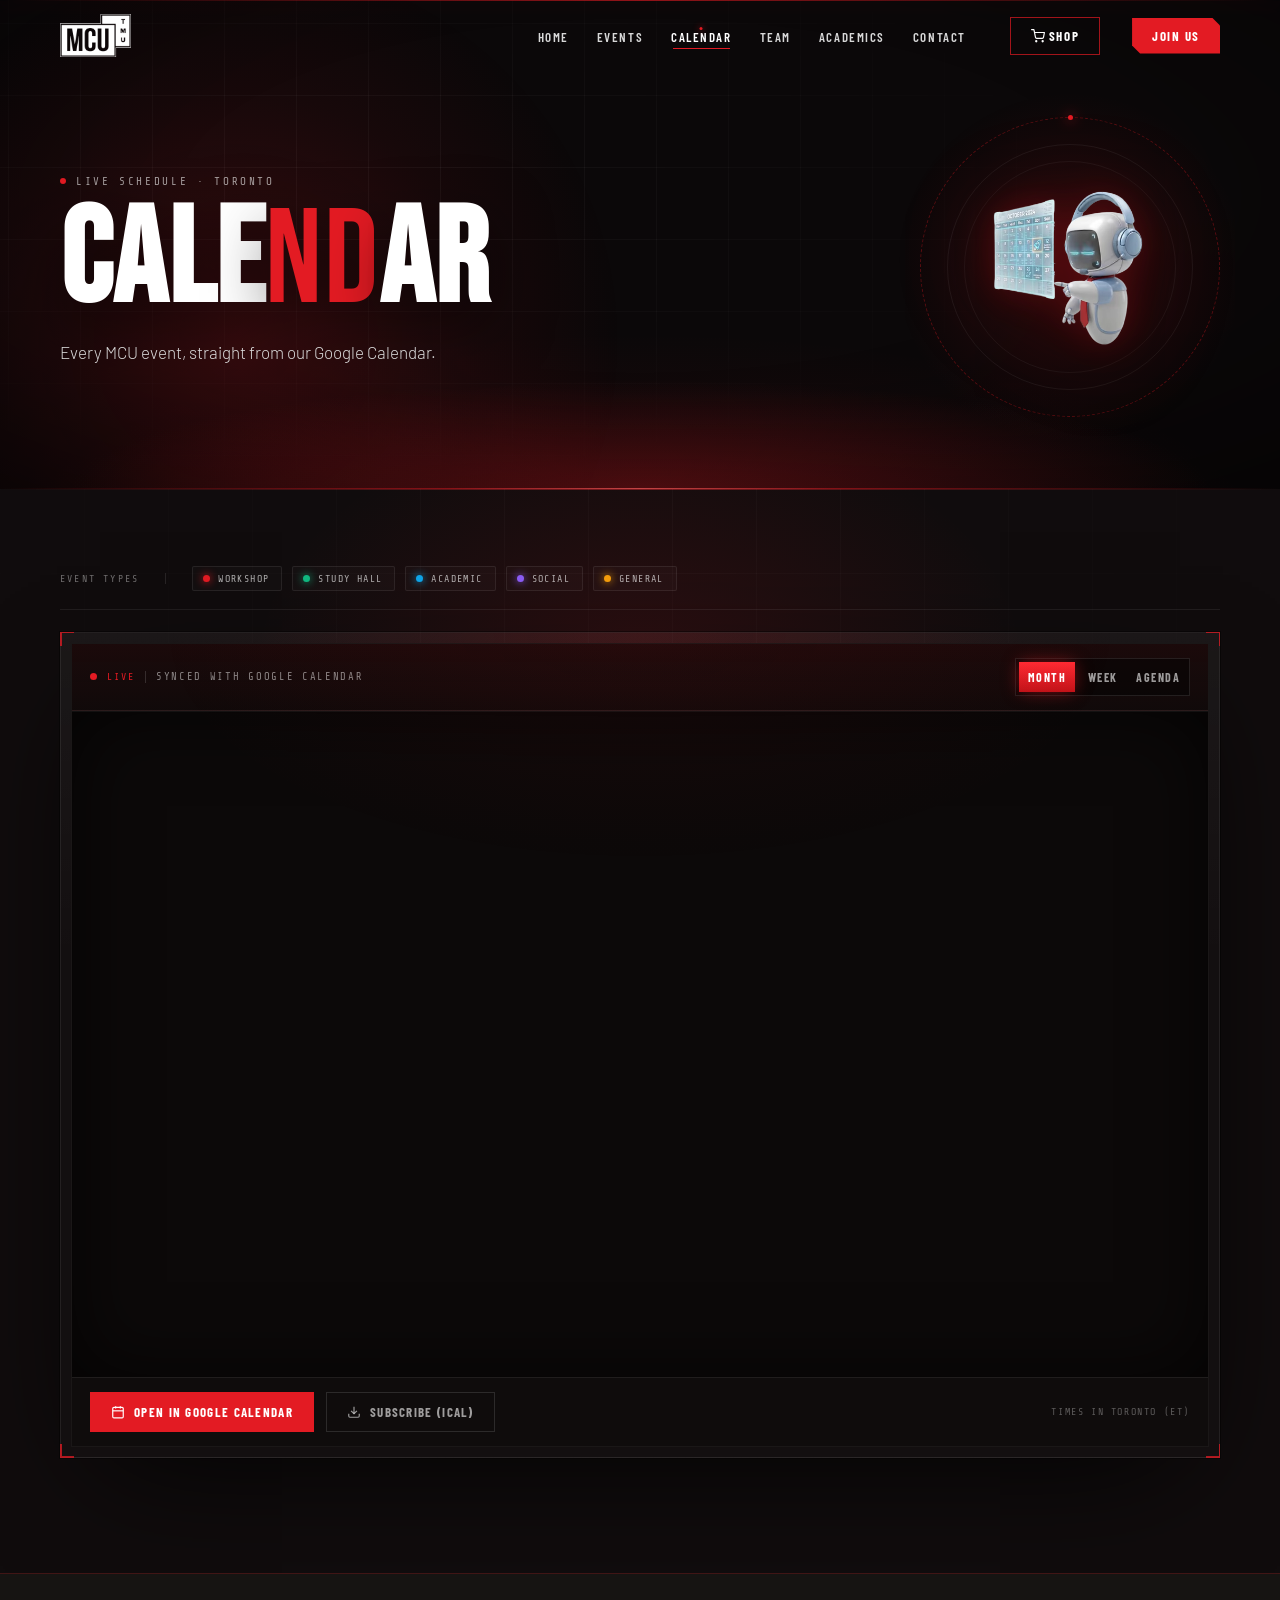
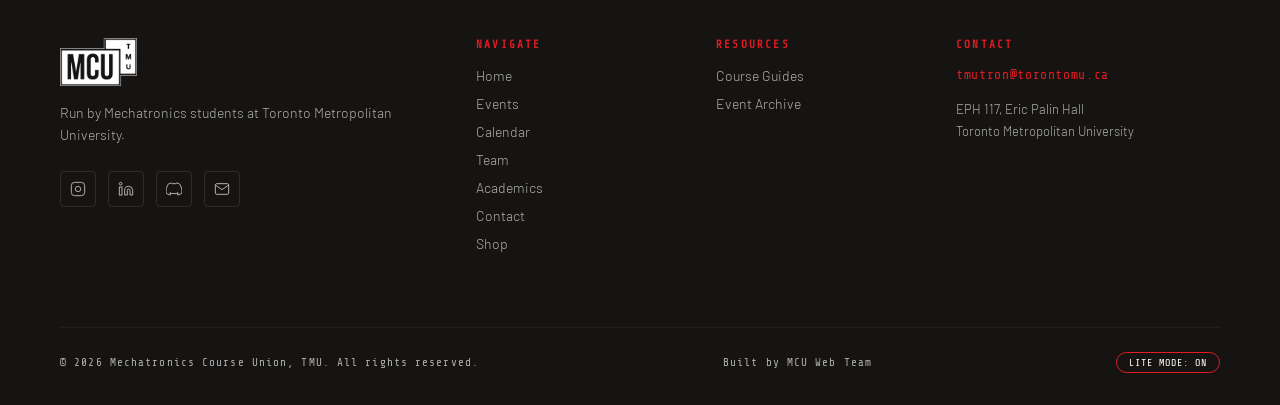
<file: calendar.html>
<!DOCTYPE html>
<html lang="en">
<head>
  <meta charset="UTF-8" />
  <meta name="viewport" content="width=device-width, initial-scale=1.0" />
  <title>Calendar | MCU | Mechatronics Course Union</title>
  <meta name="description" content="MCU event calendar | study halls, workshops, socials and more." />
  <link rel="icon" href="/favicon.ico" sizes="any">
  <link rel="icon" type="image/png" sizes="32x32" href="/favicon-32.png">
  <link rel="icon" type="image/png" sizes="16x16" href="/favicon-16.png">
  <link rel="apple-touch-icon" href="/apple-touch-icon.png">
  <link rel="icon" type="image/png" sizes="192x192" href="/favicon-192.png">
  <link rel="preconnect" href="https://fonts.googleapis.com" />
  <link rel="preconnect" href="https://fonts.gstatic.com" crossorigin />
  <link href="https://fonts.googleapis.com/css2?family=Bebas+Neue&family=Barlow:ital,wght@0,300;0,400;0,500;0,600;1,300&family=Barlow+Condensed:wght@400;600;700&family=Share+Tech+Mono&display=swap" rel="stylesheet" />
  <link rel="stylesheet" href="css/style.css" />
  <style>
    /* ══════════════════════════════════════════════════
       CALENDAR — EVENT CONSOLE
       The calendar is the page; everything else is
       atmosphere: grid, glow, scan, bezel, motion.
       ══════════════════════════════════════════════════ */

    /* ── HERO ── */
    #cal-hero {
      position: relative;
      min-height: 48vh;
      display: flex; align-items: center;
      padding: calc(var(--nav-h) + clamp(28px, 5vh, 56px)) 0 clamp(56px, 8vh, 96px);
      background:
        radial-gradient(ellipse 70% 60% at 50% 110%, rgba(227,27,35,0.10) 0%, transparent 70%),
        #0b0809;
      overflow: hidden;
    }
    .ch-grid {
      position: absolute; inset: -10% -5% 0;
      background-image:
        linear-gradient(rgba(255,255,255,0.045) 1px, transparent 1px),
        linear-gradient(90deg, rgba(255,255,255,0.045) 1px, transparent 1px);
      background-size: 72px 72px;
      -webkit-mask-image: radial-gradient(ellipse 70% 75% at 30% 45%, #000 10%, transparent 78%);
      mask-image: radial-gradient(ellipse 70% 75% at 30% 45%, #000 10%, transparent 78%);
      will-change: transform;
    }
    .ch-glow {
      position: absolute; top: -10%; left: -12%;
      width: 62vw; height: 62vw; max-width: 780px; max-height: 780px;
      background: radial-gradient(circle at 50% 50%, rgba(227,27,35,0.22) 0%, rgba(227,27,35,0.06) 45%, transparent 70%);
      pointer-events: none;
      will-change: transform;
    }
    .ch-vignette {
      position: absolute; inset: 0;
      background: radial-gradient(ellipse 90% 90% at 50% 40%, transparent 40%, rgba(0,0,0,0.55) 100%);
      pointer-events: none;
    }
    .ch-scan {
      position: absolute; left: 0; right: 0; top: 0; height: 1px;
      background: linear-gradient(90deg, transparent, rgba(227,27,35,0.9), transparent);
      box-shadow: 0 0 18px rgba(227,27,35,0.5);
      animation: ch-sweep 7s cubic-bezier(0.4,0,0.2,1) infinite;
      opacity: 0.7;
    }
    @keyframes ch-sweep {
      0%   { transform: translateY(0);    opacity: 0; }
      8%   { opacity: 0.8; }
      70%  { opacity: 0.55; }
      100% { transform: translateY(48vh); opacity: 0; }
    }
    .ch-horizon {
      position: absolute; left: 0; right: 0; bottom: 0; height: 1px;
      background: linear-gradient(90deg, transparent, rgba(227,27,35,0.55) 35%, rgba(255,90,90,0.75) 50%, rgba(227,27,35,0.55) 65%, transparent);
    }
    .ch-horizon::after {
      content: ''; position: absolute; left: 0; right: 0; top: 0; height: 150px;
      background: radial-gradient(ellipse 62% 100% at 50% 100%, rgba(227,27,35,0.26), transparent 72%);
      transform: translateY(-100%);
      pointer-events: none;
    }

    .ch-inner {
      position: relative; z-index: 5;
      width: 100%; max-width: var(--max-w); margin: 0 auto;
      padding: 0 clamp(20px,5vw,60px);
      display: grid; grid-template-columns: minmax(0,1fr) auto;
      align-items: center; gap: clamp(24px, 4vw, 56px);
    }
    .ch-kicker {
      display: inline-flex; align-items: center; gap: 10px;
      font-family: var(--font-mono); font-size: 11px;
      letter-spacing: 0.24em; text-transform: uppercase;
      color: rgba(255,255,255,0.62);
      margin-bottom: 18px;
    }
    .ch-kicker i {
      width: 6px; height: 6px; border-radius: 50%;
      background: var(--red);
      box-shadow: 0 0 0 0 rgba(227,27,35,0.6);
      animation: ch-pulse 2.4s ease-out infinite;
    }
    @keyframes ch-pulse {
      0%   { box-shadow: 0 0 0 0 rgba(227,27,35,0.55); }
      70%  { box-shadow: 0 0 0 9px rgba(227,27,35,0); }
      100% { box-shadow: 0 0 0 0 rgba(227,27,35,0); }
    }
    .cal-hero-title {
      font-family: var(--font-display);
      font-size: clamp(64px, 10.5vw, 148px);
      line-height: 0.84; letter-spacing: 0.01em;
      color: var(--white);
      margin-bottom: 20px;
      text-shadow: 0 20px 60px rgba(0,0,0,0.6);
    }
    .cal-hero-title b { font-weight: 400; color: var(--red); }
    .cal-hero-sub {
      font-size: clamp(14px,1.4vw,17px); font-weight: 300;
      line-height: 1.6; color: var(--steel-light);
      max-width: 42ch;
    }

    /* mascot + hud rings */
    .ch-mascot {
      position: relative; display: flex; align-items: center; justify-content: center;
      width: 300px; height: 300px;
    }
    .ch-ring {
      position: absolute; inset: 0; border-radius: 50%;
      border: 1px dashed rgba(227,27,35,0.35);
      animation: ch-spin 46s linear infinite;
    }
    .ch-ring::before {
      content: ''; position: absolute; inset: 26px; border-radius: 50%;
      border: 1px solid rgba(255,255,255,0.06);
    }
    .ch-ring::after {
      content: ''; position: absolute; left: 50%; top: -3px; width: 5px; height: 5px;
      margin-left: -2.5px; border-radius: 50%;
      background: var(--red); box-shadow: 0 0 12px rgba(227,27,35,0.9);
    }
    .ch-ring-2 {
      position: absolute; inset: 44px; border-radius: 50%;
      border: 1px solid rgba(255,255,255,0.05);
      animation: ch-spin 70s linear infinite reverse;
    }
    @keyframes ch-spin { to { transform: rotate(360deg); } }
    .ch-mascot .hud-video-float { max-width: 190px; }
    .ch-mascot .hero-mascot-solo { transform: none; }
    .ch-mascot .hero-mascot-solo::before { display: block; opacity: 0.9; }

    @media (max-width: 960px) {
      .ch-inner { grid-template-columns: 1fr; }
      .ch-mascot { display: none; }
    }

    /* ── SECTION ── */
    #cal-main {
      position: relative; z-index: 5;
      padding: clamp(48px, 6vw, 84px) 0 clamp(72px, 9vw, 128px);
      background: #100c0d;
      overflow: hidden;
    }
    #cal-main::before {
      content: ''; position: absolute; left: 0; right: 0; top: 0; height: 1px;
      background: linear-gradient(90deg, transparent, rgba(227,27,35,0.45), transparent);
    }
    .cm-bg {
      position: absolute; inset: 0; pointer-events: none; overflow: hidden;
    }
    .cm-bg::before {
      content: ''; position: absolute; top: -180px; left: 50%; width: 1100px; height: 700px;
      margin-left: -550px;
      background: radial-gradient(ellipse 50% 50% at 50% 50%, rgba(227,27,35,0.13) 0%, transparent 70%);
      animation: cm-drift 18s ease-in-out infinite alternate;
    }
    .cm-bg::after {
      content: ''; position: absolute; inset: 0;
      background-image:
        linear-gradient(rgba(255,255,255,0.028) 1px, transparent 1px),
        linear-gradient(90deg, rgba(255,255,255,0.028) 1px, transparent 1px);
      background-size: 84px 84px;
      -webkit-mask-image: radial-gradient(ellipse 80% 60% at 50% 0%, #000 0%, transparent 75%);
      mask-image: radial-gradient(ellipse 80% 60% at 50% 0%, #000 0%, transparent 75%);
    }
    @keyframes cm-drift {
      0%   { transform: translate3d(-40px, 0, 0) scale(1); opacity: 0.85; }
      100% { transform: translate3d(40px, 30px, 0) scale(1.08); opacity: 1; }
    }
    .cal-container {
      position: relative; z-index: 1;
      max-width: var(--max-w); margin: 0 auto;
      padding: 0 clamp(20px,5vw,60px);
    }

    /* ── LEGEND STRIP ── */
    .cm-meta {
      display: flex; align-items: center; flex-wrap: wrap;
      gap: 14px 26px;
      padding-bottom: 18px;
      margin-bottom: 22px;
      border-bottom: 1px solid rgba(255,255,255,0.07);
    }
    .cm-label {
      font-family: var(--font-mono); font-size: 10px;
      letter-spacing: 0.22em; text-transform: uppercase;
      color: rgba(255,255,255,0.4);
      padding-right: 26px;
      border-right: 1px solid rgba(255,255,255,0.1);
    }
    .cal-legend { display: flex; flex-wrap: wrap; gap: 10px; margin: 0; }
    .legend-item {
      display: inline-flex; align-items: center; gap: 8px;
      font-family: var(--font-mono); font-size: 10px;
      letter-spacing: 0.14em; text-transform: uppercase;
      color: rgba(255,255,255,0.66);
      padding: 6px 12px 6px 10px;
      border: 1px solid rgba(255,255,255,0.08);
      border-radius: 2px;
      background: rgba(255,255,255,0.02);
      transition: border-color 0.25s, color 0.25s, background 0.25s;
    }
    .legend-item:hover {
      border-color: rgba(255,255,255,0.2);
      color: #fff;
      background: rgba(255,255,255,0.045);
    }
    .legend-dot {
      width: 7px; height: 7px; border-radius: 50%; flex-shrink: 0;
      box-shadow: 0 0 8px currentColor;
    }
    .type-workshop  { background: #e31b23; color: #e31b23; }
    .type-study     { background: #10B981; color: #10B981; }
    .type-academic  { background: #0EA5E9; color: #0EA5E9; }
    .type-social    { background: #8B5CF6; color: #8B5CF6; }
    .type-general   { background: #F59E0B; color: #F59E0B; }

    /* ── CONSOLE SHELL ── */
    .cal-console {
      position: relative;
      padding: 10px;
      border: 1px solid rgba(255,255,255,0.07);
      background:
        linear-gradient(180deg, rgba(255,255,255,0.035), rgba(255,255,255,0) 40%),
        rgba(255,255,255,0.012);
      box-shadow:
        0 40px 120px -40px rgba(0,0,0,0.9),
        0 0 0 1px rgba(0,0,0,0.4);
      transition: border-color 0.4s var(--ease-out-expo), box-shadow 0.4s var(--ease-out-expo);
    }
    .cal-console:hover {
      border-color: rgba(227,27,35,0.32);
      box-shadow:
        0 40px 120px -40px rgba(0,0,0,0.9),
        0 0 90px -30px rgba(227,27,35,0.35);
    }
    .cal-console::after {
      content: ''; position: absolute; inset: 0; pointer-events: none;
      background: radial-gradient(ellipse 60% 40% at 50% 0%, rgba(227,27,35,0.06), transparent 70%);
    }
    .cc-corner {
      position: absolute; width: 14px; height: 14px; z-index: 3; pointer-events: none;
      opacity: 0.75;
    }
    .cc-corner::before, .cc-corner::after {
      content: ''; position: absolute; background: var(--red);
    }
    .cc-corner::before { width: 100%; height: 1.5px; }
    .cc-corner::after  { width: 1.5px; height: 100%; }
    .cc-tl { top: -1px; left: -1px; }
    .cc-tr { top: -1px; right: -1px; }
    .cc-bl { bottom: -1px; left: -1px; }
    .cc-br { bottom: -1px; right: -1px; }
    .cc-tr::before, .cc-br::before { right: 0; }
    .cc-tr::after,  .cc-br::after  { right: 0; }
    .cc-bl::before, .cc-br::before { bottom: 0; }
    .cc-bl::after,  .cc-br::after  { bottom: 0; }

    /* ── CARD ── */
    .gcal-card {
      position: relative;
      border: 1px solid rgba(255,255,255,0.06);
      background: #0c0909;
      overflow: hidden;
    }
    .gcal-card-header {
      display: flex; align-items: center; flex-wrap: wrap; gap: 14px 20px;
      padding: 14px 18px;
      background: linear-gradient(180deg, rgba(227,27,35,0.07), rgba(227,27,35,0.02));
      border-bottom: 1px solid rgba(255,255,255,0.07);
    }
    .gch-left { display: inline-flex; align-items: center; gap: 10px; margin-right: auto; min-width: 0; }
    .gcal-live-dot {
      width: 7px; height: 7px; border-radius: 50%; flex-shrink: 0;
      background: var(--red);
      box-shadow: 0 0 0 0 rgba(227,27,35,0.6);
      animation: gcal-pulse 2s ease-out infinite;
    }
    @keyframes gcal-pulse {
      0%   { box-shadow: 0 0 0 0 rgba(227,27,35,0.55); }
      70%  { box-shadow: 0 0 0 8px rgba(227,27,35,0); }
      100% { box-shadow: 0 0 0 0 rgba(227,27,35,0); }
    }
    .gch-tag {
      font-family: var(--font-mono); font-size: 10px;
      letter-spacing: 0.2em; text-transform: uppercase; color: var(--red);
    }
    .gch-sep { width: 1px; height: 12px; background: rgba(255,255,255,0.14); }
    .gcal-card-label {
      font-family: var(--font-mono); font-size: 10.5px;
      letter-spacing: 0.16em; text-transform: uppercase;
      color: rgba(255,255,255,0.5);
      white-space: nowrap; overflow: hidden; text-overflow: ellipsis;
    }

    /* segmented view switch */
    .seg {
      position: relative;
      display: grid; grid-template-columns: repeat(3, minmax(0, 1fr));
      --i: 0;
      padding: 3px;
      border: 1px solid rgba(255,255,255,0.1);
      background: rgba(0,0,0,0.45);
    }
    .seg-ind {
      position: absolute; top: 3px; bottom: 3px; left: 3px;
      width: calc((100% - 6px) / 3);
      transform: translateX(calc(var(--i) * 100%));
      background: linear-gradient(180deg, #ff2b33, #c21319);
      box-shadow: 0 0 18px -2px rgba(227,27,35,0.6);
      transition: transform 0.45s var(--ease-out-expo);
      pointer-events: none;
    }
    .view-btn {
      position: relative; z-index: 1;
      font-family: var(--font-cond); font-size: 12px; font-weight: 700;
      letter-spacing: 0.12em; text-transform: uppercase;
      background: none; border: 0; color: rgba(255,255,255,0.6);
      width: 100%; min-width: 0; padding: 8px 6px; cursor: pointer;
      text-align: center; white-space: nowrap;
      transition: color 0.25s;
    }
    .view-btn:hover { color: #fff; }
    .view-btn.active { color: #fff; }

    /* iframe */
    .gcal-iframe-wrap {
      position: relative; width: 100%;
      background: #0c0909;
    }
    .gcal-iframe-wrap iframe {
      display: block; width: 100%;
      height: clamp(520px, 74vh, 780px);
      border: 0;
      opacity: 0;
      /* Google's embed has no dark theme, so it is inverted into the page.
         With bgcolor=#ffffff in the embed URL, white becomes near-black while
         the event colours keep their hue. */
      filter: invert(1) hue-rotate(180deg) saturate(1.12) contrast(0.96);
      transition: opacity 0.7s ease;
    }
    .gcal-iframe-wrap.ready iframe { opacity: 1; }
    .gcal-iframe-wrap::after {
      content: ''; position: absolute; inset: 0; pointer-events: none;
      box-shadow:
        inset 0 1px 0 rgba(255,255,255,0.05),
        inset 0 0 80px rgba(0,0,0,0.7);
    }

    /* actions */
    .gcal-actions {
      display: flex; align-items: center; flex-wrap: wrap; gap: 12px;
      padding: 14px 18px;
      border-top: 1px solid rgba(255,255,255,0.07);
      background: rgba(255,255,255,0.012);
    }
    .gca-note {
      margin-left: auto;
      font-family: var(--font-mono); font-size: 10px;
      letter-spacing: 0.16em; text-transform: uppercase;
      color: rgba(255,255,255,0.32);
    }
    .btn-gcal {
      display: inline-flex; align-items: center; gap: 9px;
      font-family: var(--font-cond); font-size: 13px; font-weight: 700;
      letter-spacing: 0.1em; text-transform: uppercase;
      background: var(--red); color: #fff;
      padding: 11px 20px; border: 1px solid var(--red); cursor: pointer;
      text-decoration: none;
      transition: background 0.25s, border-color 0.25s, transform 0.25s var(--ease-out-expo), box-shadow 0.25s;
    }
    .btn-gcal:hover {
      background: var(--red-light); border-color: var(--red-light);
      transform: translateY(-1px);
      box-shadow: 0 10px 30px -10px rgba(227,27,35,0.8);
    }
    .btn-ical {
      display: inline-flex; align-items: center; gap: 9px;
      font-family: var(--font-cond); font-size: 13px; font-weight: 700;
      letter-spacing: 0.1em; text-transform: uppercase;
      background: none; color: rgba(255,255,255,0.6);
      padding: 11px 20px;
      border: 1px solid rgba(255,255,255,0.12); cursor: pointer;
      text-decoration: none;
      transition: border-color 0.25s, color 0.25s, background 0.25s;
    }
    .btn-ical:hover { border-color: rgba(255,255,255,0.4); color: #fff; background: rgba(255,255,255,0.03); }

    /* ── MOBILE ── */
    @media (max-width: 760px) {
      #cal-hero { min-height: 40vh; padding-top: calc(var(--nav-h) + 36px); padding-bottom: 48px; }
      .cal-hero-title { font-size: clamp(56px, 17vw, 84px); }
      .cm-meta { gap: 10px; padding-bottom: 14px; }
      .cm-label { border-right: 0; padding-right: 0; width: 100%; }
      .cal-legend { gap: 8px; }
      .legend-item { padding: 5px 10px 5px 8px; font-size: 9.5px; }
      .cal-console { padding: 8px; }
      .gcal-card-header { padding: 12px 12px; gap: 12px; }
      .gch-left { width: 100%; }
      .seg { width: 100%; }
      .view-btn { padding: 9px 0; }
      .gcal-iframe-wrap iframe { height: clamp(440px, 66vh, 620px); }
      .gcal-actions { padding: 12px; }
      .gca-note { margin-left: 0; width: 100%; order: 3; }
      .btn-gcal, .btn-ical { flex: 1 1 auto; justify-content: center; }
    }

    /* ── MOTION SAFETY ── */
    @media (prefers-reduced-motion: reduce) {
      .ch-scan, .ch-ring, .ch-ring-2, .cm-bg::before, .gcal-live-dot, .ch-kicker i { animation: none !important; }
      .gcal-iframe-wrap iframe { transition: none; opacity: 1; }
      .seg-ind { transition: none; }
    }
    html.lite .ch-scan,
    html.lite .ch-ring,
    html.lite .ch-ring-2,
    html.lite .cm-bg::before,
    html.lite .ch-kicker i { animation: none !important; }
    html.lite .gcal-iframe-wrap iframe { opacity: 1; transition: none; }
    html.lite .ch-grid, html.lite .ch-glow { transform: none !important; }
  </style>
</head>
<body>

  <!-- ═══ CANVAS ═══ -->
  <canvas id="bg-canvas"></canvas>

  <!-- ═══ NAV ═══ -->
  <nav id="nav">
    <div class="nav-inner">
      <a href="index.html" class="nav-logo" aria-label="MCU, Mechatronics Course Union">
        <img src="assets/images/mcu-tmu-logo.png" alt="MCU, Mechatronics Course Union" class="nav-logo-img" />
      </a>
      <ul class="nav-links">
        <li><a href="index.html" class="nav-link">Home</a></li>
        <li><a href="events.html" class="nav-link">Events</a></li>
        <li><a href="calendar.html" class="nav-link active">Calendar</a></li>
        <li><a href="team.html" class="nav-link">Team</a></li>
        <li><a href="academics.html" class="nav-link">Academics</a></li>
        <li><a href="contact.html" class="nav-link">Contact</a></li>
      </ul>
      <a href="https://muesshop.square.site/shop/mcu/72XB3E2Q3XRV5HVXAL7HP7TK?page=1&limit=30&sort_by=category_order&sort_order=asc" target="_blank" rel="noopener noreferrer" class="nav-cta nav-shop"><svg width="14" height="14" viewBox="0 0 24 24" fill="none" stroke="currentColor" stroke-width="2" stroke-linecap="round" stroke-linejoin="round" style="vertical-align:-2px;margin-right: 4px" aria-hidden="true"><circle cx="9" cy="21" r="1"/><circle cx="20" cy="21" r="1"/><path d="M1 1h4l2.7 13.4a2 2 0 0 0 2 1.6h9.7a2 2 0 0 0 2-1.6L23 6H6"/></svg>Shop</a>
      <a href="contact.html" class="nav-cta">Join Us</a>
      <button class="nav-hamburger" id="nav-hamburger" aria-label="Open menu">
        <span></span><span></span><span></span>
      </button>
    </div>
    <div class="mobile-menu" id="mobile-menu">
      <ul>
        <li><a href="index.html">Home</a></li>
        <li><a href="events.html">Events</a></li>
        <li><a href="calendar.html">Calendar</a></li>
        <li><a href="team.html">Team</a></li>
        <li><a href="academics.html">Academics</a></li>
        <li><a href="contact.html">Contact</a></li>
        <li><a href="https://muesshop.square.site/shop/mcu/72XB3E2Q3XRV5HVXAL7HP7TK?page=1&limit=30&sort_by=category_order&sort_order=asc" target="_blank" rel="noopener noreferrer" class="mobile-cta"><svg width="14" height="14" viewBox="0 0 24 24" fill="none" stroke="currentColor" stroke-width="2" stroke-linecap="round" stroke-linejoin="round" style="vertical-align:-2px;margin-right: 4px" aria-hidden="true"><circle cx="9" cy="21" r="1"/><circle cx="20" cy="21" r="1"/><path d="M1 1h4l2.7 13.4a2 2 0 0 0 2 1.6h9.7a2 2 0 0 0 2-1.6L23 6H6"/></svg>Shop</a></li>
        <li><a href="contact.html" class="mobile-cta">Join Us</a></li>
      </ul>
    </div>
  </nav>

  <!-- ═══ HERO ═══ -->
  <section id="cal-hero">
    <div class="ch-grid" aria-hidden="true"></div>
    <div class="ch-glow" aria-hidden="true"></div>
    <div class="ch-vignette" aria-hidden="true"></div>
    <div class="ch-scan" aria-hidden="true"></div>

    <div class="ch-inner">
      <div class="ch-copy">
        <p class="ch-kicker reveal-up delay-1"><i aria-hidden="true"></i>Live schedule · Toronto</p>
        <h1 class="cal-hero-title reveal-up delay-1">CALE<b>ND</b>AR</h1>
        <p class="cal-hero-sub reveal-up delay-2">Every MCU event, straight from our Google Calendar.</p>
      </div>

      <div class="ch-mascot" aria-hidden="true">
        <div class="ch-ring"></div>
        <div class="ch-ring-2"></div>
        <div class="hero-mascot-solo">
          <div class="hud-video-float">
            <video autoplay muted loop playsinline>
              <source src="assets/images/mom.calendar.webm" type="video/webm">
            </video>
          </div>
        </div>
      </div>
    </div>

    <div class="ch-horizon" aria-hidden="true"></div>
  </section>

  <!-- ═══ CALENDAR ═══ -->
  <section id="cal-main">
    <div class="cm-bg" aria-hidden="true"></div>

    <div class="cal-container">

      <!-- Legend -->
      <div class="cm-meta reveal-up">
        <span class="cm-label">Event types</span>
        <div class="cal-legend">
          <div class="legend-item"><span class="legend-dot type-workshop"></span>Workshop</div>
          <div class="legend-item"><span class="legend-dot type-study"></span>Study Hall</div>
          <div class="legend-item"><span class="legend-dot type-academic"></span>Academic</div>
          <div class="legend-item"><span class="legend-dot type-social"></span>Social</div>
          <div class="legend-item"><span class="legend-dot type-general"></span>General</div>
        </div>
      </div>

      <!-- Live Google Calendar -->
      <div class="cal-console reveal-up delay-1">
        <span class="cc-corner cc-tl" aria-hidden="true"></span>
        <span class="cc-corner cc-tr" aria-hidden="true"></span>
        <span class="cc-corner cc-bl" aria-hidden="true"></span>
        <span class="cc-corner cc-br" aria-hidden="true"></span>

        <div class="gcal-card">
          <div class="gcal-card-header">
            <div class="gch-left">
              <span class="gcal-live-dot" aria-hidden="true"></span>
              <span class="gch-tag">Live</span>
              <span class="gch-sep" aria-hidden="true"></span>
              <span class="gcal-card-label">Synced with Google Calendar</span>
            </div>
            <div class="seg" role="group" aria-label="Calendar view">
              <span class="seg-ind" aria-hidden="true"></span>
              <button class="view-btn active" data-mode="MONTH" aria-pressed="true">Month</button>
              <button class="view-btn" data-mode="WEEK" aria-pressed="false">Week</button>
              <button class="view-btn" data-mode="AGENDA" aria-pressed="false">Agenda</button>
            </div>
          </div>

          <div class="gcal-iframe-wrap" id="gcal-wrap">
            <iframe id="mcu-gcal-iframe"
              src="https://calendar.google.com/calendar/embed?src=c_e7ba9bcf1c2340c38c709bdb7bbeaf12fc94132ef9009b7e1ffc8d061c6209f2%40group.calendar.google.com&ctz=America%2FToronto&mode=MONTH&showTitle=0&showPrint=0&showCalendars=0&showTz=0&bgcolor=%23ffffff&color=%23e31b23"
              width="100%" frameborder="0" scrolling="no"
              title="MCU event calendar">
            </iframe>
          </div>

          <div class="gcal-actions">
            <a class="btn-gcal" href="https://calendar.google.com/calendar/embed?src=c_e7ba9bcf1c2340c38c709bdb7bbeaf12fc94132ef9009b7e1ffc8d061c6209f2%40group.calendar.google.com&ctz=America%2FToronto" target="_blank" rel="noopener noreferrer">
              <svg width="14" height="14" viewBox="0 0 24 24" fill="none" stroke="currentColor" stroke-width="2" aria-hidden="true"><rect x="3" y="4" width="18" height="18" rx="2"/><line x1="16" y1="2" x2="16" y2="6"/><line x1="8" y1="2" x2="8" y2="6"/><line x1="3" y1="10" x2="21" y2="10"/></svg>
              Open in Google Calendar
            </a>
            <a class="btn-ical" href="https://calendar.google.com/calendar/ical/c_e7ba9bcf1c2340c38c709bdb7bbeaf12fc94132ef9009b7e1ffc8d061c6209f2%40group.calendar.google.com/public/basic.ics">
              <svg width="14" height="14" viewBox="0 0 24 24" fill="none" stroke="currentColor" stroke-width="2" aria-hidden="true"><path d="M21 15v4a2 2 0 0 1-2 2H5a2 2 0 0 1-2-2v-4"/><polyline points="7 10 12 15 17 10"/><line x1="12" y1="15" x2="12" y2="3"/></svg>
              Subscribe (iCal)
            </a>
            <span class="gca-note">Times in Toronto (ET)</span>
          </div>
        </div>
      </div>

    </div>
  </section>

  <!-- ═══ FOOTER ═══ -->
  <footer id="footer">
    <div class="container">
      <div class="footer-inner">
        <div class="footer-brand">
          <a href="index.html" class="footer-logo" aria-label="MCU, Mechatronics Course Union">
            <img src="assets/images/mcu-tmu-logo.png" alt="MCU, Mechatronics Course Union" class="footer-logo-img" />
          </a>
          <p class="footer-tagline">Run by Mechatronics students at Toronto Metropolitan University.</p>
          <div class="footer-socials">
            <a href="https://instagram.com/tmutron" target="_blank" rel="noopener noreferrer" class="social-link" aria-label="Instagram">
              <svg viewBox="0 0 24 24" fill="none" stroke="currentColor" stroke-width="1.5"><rect x="2" y="2" width="20" height="20" rx="5" ry="5"/><path d="M16 11.37A4 4 0 1 1 12.63 8 4 4 0 0 1 16 11.37z"/><line x1="17.5" y1="6.5" x2="17.51" y2="6.5"/></svg>
            </a>
            <a href="https://www.linkedin.com/company/mechatronics-course-union-mcu-tmu/" target="_blank" rel="noopener noreferrer" class="social-link" aria-label="LinkedIn">
              <svg viewBox="0 0 24 24" fill="none" stroke="currentColor" stroke-width="1.5"><path d="M16 8a6 6 0 0 1 6 6v7h-4v-7a2 2 0 0 0-2-2 2 2 0 0 0-2 2v7h-4v-7a6 6 0 0 1 6-6z"/><rect x="2" y="9" width="4" height="12"/><circle cx="4" cy="4" r="2"/></svg>
            </a>
            <a href="https://discord.gg/zHs7e9KayC" target="_blank" rel="noopener noreferrer" class="social-link" aria-label="Discord">
              <svg viewBox="0 0 24 24" fill="none" stroke="currentColor" stroke-width="1.5"><path d="M20.317 4.37a19.791 19.791 0 0 0-4.885-1.515.074.074 0 0 0-.079.037c-.21.375-.444.864-.608 1.25a18.27 18.27 0 0 0-5.487 0 12.64 12.64 0 0 0-.617-1.25.077.077 0 0 0-.079-.037A19.736 19.736 0 0 0 3.677 4.37a.07.07 0 0 0-.032.027C.533 9.046-.32 13.58.099 18.057c.002.022.015.043.03.055a19.926 19.926 0 0 0 5.993 3.03.078.078 0 0 0 .084-.028c.462-.63.874-1.295 1.226-1.994a.076.076 0 0 0-.041-.106 13.107 13.107 0 0 1-1.872-.892.077.077 0 0 1-.008-.128 10.2 10.2 0 0 0 .372-.292.074.074 0 0 1 .077-.01c3.928 1.793 8.18 1.793 12.062 0a.074.074 0 0 1 .078.01c.12.098.246.198.373.292a.077.077 0 0 1-.006.127 12.299 12.299 0 0 1-1.873.892.077.077 0 0 0-.041.107c.36.698.772 1.362 1.225 1.993a.076.076 0 0 0 .084.028 19.839 19.839 0 0 0 6.002-3.03.077.077 0 0 0 .032-.054c.5-5.177-.838-9.674-3.549-13.66a.061.061 0 0 0-.031-.03z"/></svg>
            </a>
            <a href="mailto:tmutron@torontomu.ca" class="social-link" aria-label="Email">
              <svg viewBox="0 0 24 24" fill="none" stroke="currentColor" stroke-width="1.5"><path d="M4 4h16c1.1 0 2 .9 2 2v12c0 1.1-.9 2-2 2H4c-1.1 0-2-.9-2-2V6c0-1.1.9-2 2-2z"/><polyline points="22,6 12,13 2,6"/></svg>
            </a>
          </div>
        </div>
        <div class="footer-nav-col">
          <h4 class="footer-col-title mono">NAVIGATE</h4>
          <ul class="footer-links">
            <li><a href="index.html">Home</a></li>
            <li><a href="events.html">Events</a></li>
            <li><a href="calendar.html">Calendar</a></li>
            <li><a href="team.html">Team</a></li>
            <li><a href="academics.html">Academics</a></li>
            <li><a href="contact.html">Contact</a></li>
            <li><a href="https://muesshop.square.site/shop/mcu/72XB3E2Q3XRV5HVXAL7HP7TK?page=1&limit=30&sort_by=category_order&sort_order=asc" target="_blank" rel="noopener noreferrer">Shop</a></li>
          </ul>
        </div>
        <div class="footer-nav-col">
          <h4 class="footer-col-title mono">RESOURCES</h4>
          <ul class="footer-links">
            <li><a href="academics.html">Course Guides</a></li>
            <li><a href="events.html">Event Archive</a></li>
          </ul>
        </div>
        <div class="footer-contact-col">
          <h4 class="footer-col-title mono">CONTACT</h4>
          <a href="mailto:tmutron@torontomu.ca" class="footer-email">tmutron@torontomu.ca</a>
          <p class="footer-address">EPH 117, Eric Palin Hall<br/>Toronto Metropolitan University</p>
        </div>
      </div>
      <div class="footer-bottom">
        <span class="mono footer-copy">© <span id="footer-year"></span> Mechatronics Course Union, TMU. All rights reserved.</span>
        <span class="mono footer-built">Built by MCU Web Team</span>
      </div>
    </div>
  </footer>

  <script src="js/main.js"></script>
  <script>
  /* view switch + iframe fade-in */
  (function () {
    var iframe  = document.getElementById('mcu-gcal-iframe');
    var wrap    = document.getElementById('gcal-wrap');
    var seg     = document.querySelector('.seg');
    var buttons = [].slice.call(document.querySelectorAll('.view-btn'));
    if (!iframe || !buttons.length) return;

    function isMobile() { return window.innerWidth <= 760; }

    function mark(btn) {
      buttons.forEach(function (b) {
        var on = b === btn;
        b.classList.toggle('active', on);
        b.setAttribute('aria-pressed', on ? 'true' : 'false');
      });
      if (seg) seg.style.setProperty('--i', buttons.indexOf(btn));
    }

    function setMode(mode) {
      // Swap only the "mode" param so the calendar id, timezone and
      // theme colours all stay as they are.
      var url = new URL(iframe.src, window.location.href);
      url.searchParams.set('mode', mode);
      iframe.src = url.toString();
      mark(buttons.filter(function (b) { return b.dataset.mode === mode; })[0] || buttons[0]);
    }

    buttons.forEach(function (btn) {
      btn.addEventListener('click', function () { setMode(btn.dataset.mode); });
    });

    // Agenda reads better than a cramped month grid on small screens.
    if (isMobile()) setMode('AGENDA'); else mark(buttons[0]);

    if (wrap) {
      iframe.addEventListener('load', function () { wrap.classList.add('ready'); });
      setTimeout(function () { wrap.classList.add('ready'); }, 2600); // safety net
    }
  })();

  /* hero atmosphere parallax — transform only, paused for lite / reduced motion */
  (function () {
    var grid = document.querySelector('.ch-grid');
    var glow = document.querySelector('.ch-glow');
    if (!grid || !glow) return;
    var reduce = window.matchMedia('(prefers-reduced-motion: reduce)').matches;
    var raf = 0;

    function update() {
      raf = 0;
      var lite = document.documentElement.classList.contains('lite');
      if (lite || reduce) { grid.style.transform = ''; glow.style.transform = ''; return; }
      var y = window.scrollY || window.pageYOffset || 0;
      if (y > 900) return;
      grid.style.transform = 'translate3d(0,' + (y * 0.06).toFixed(1) + 'px,0)';
      glow.style.transform = 'translate3d(0,' + (y * 0.14).toFixed(1) + 'px,0)';
    }
    function onScroll() { if (!raf) raf = requestAnimationFrame(update); }

    window.addEventListener('scroll', onScroll, { passive: true });
    window.addEventListener('resize', onScroll, { passive: true });
    update();
  })();

  /* reveal the floating mascot */
  (function () {
    var el = document.querySelector('.hud-video-float');
    if (!el) return;
    setTimeout(function () { el.classList.add('in-view'); }, 300);
  })();
  </script>
  <script src="js/animations.js"></script>
</body>
</html>
</file>
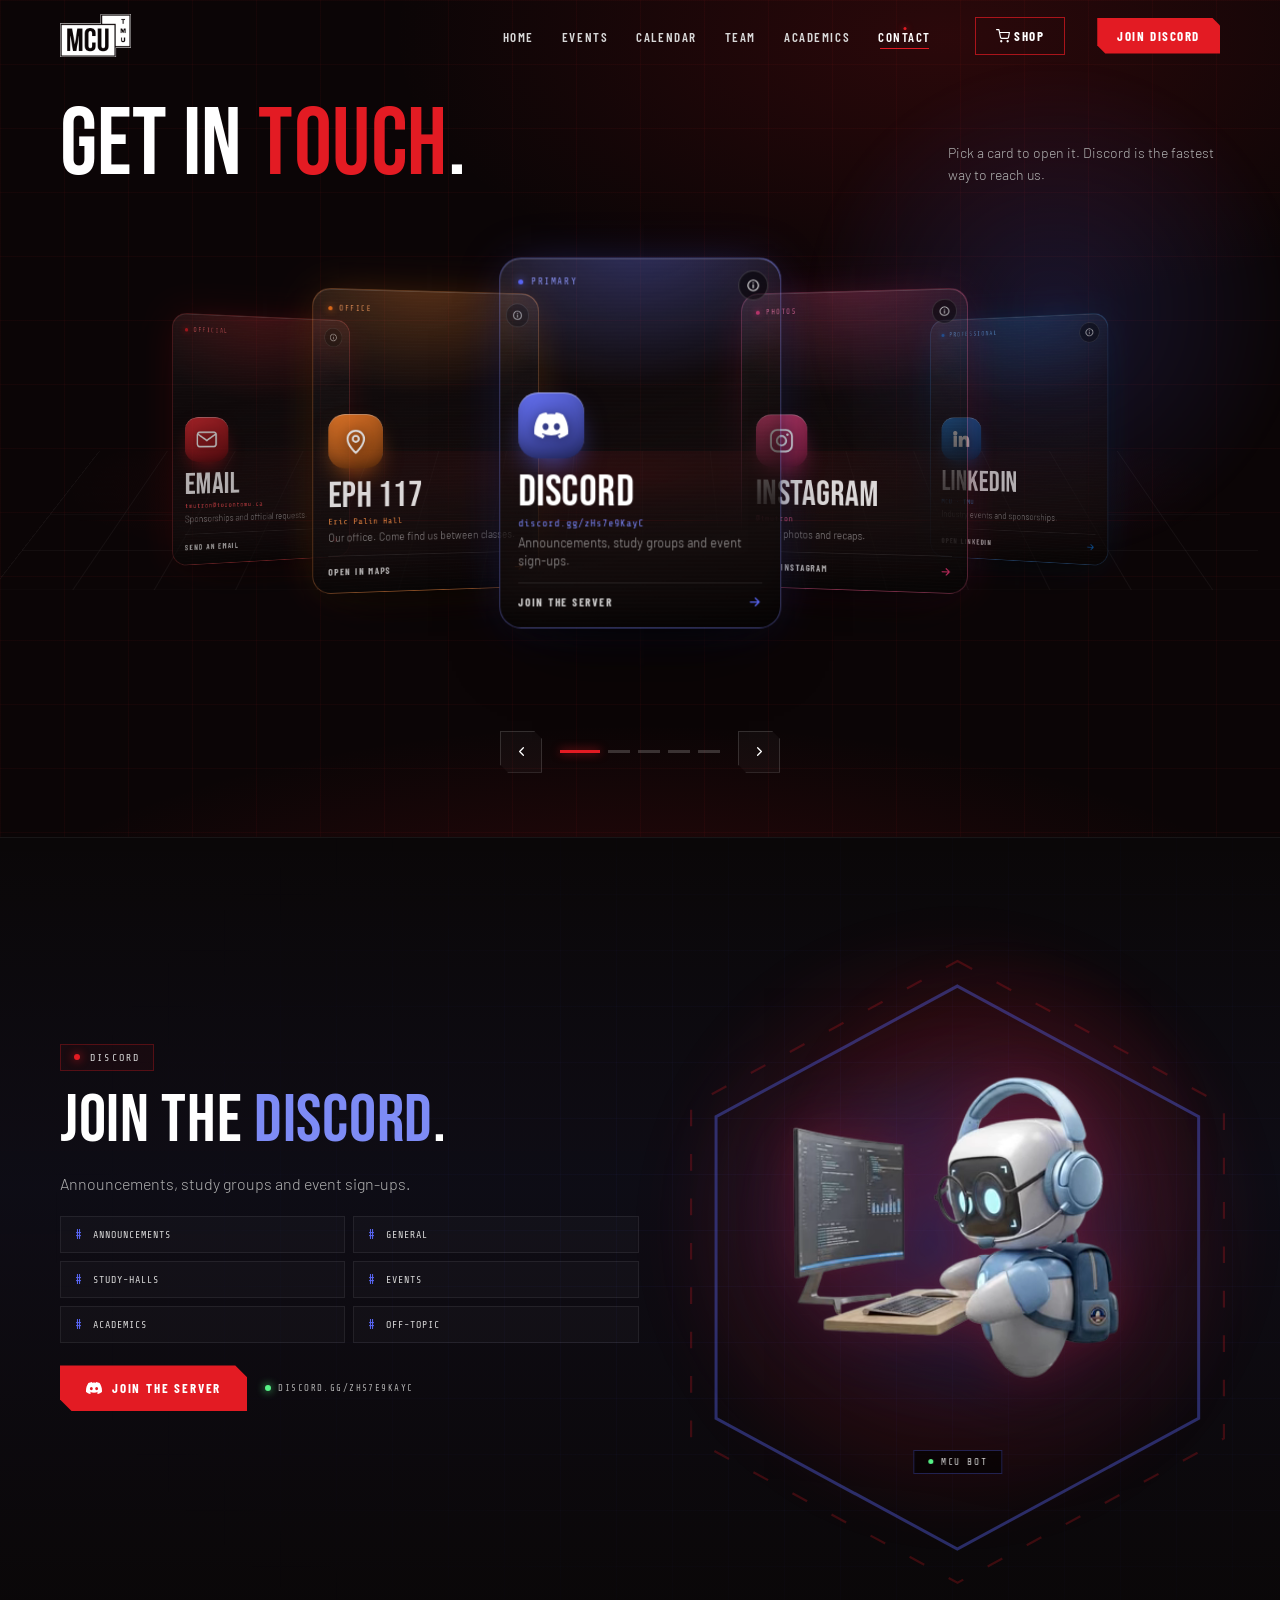
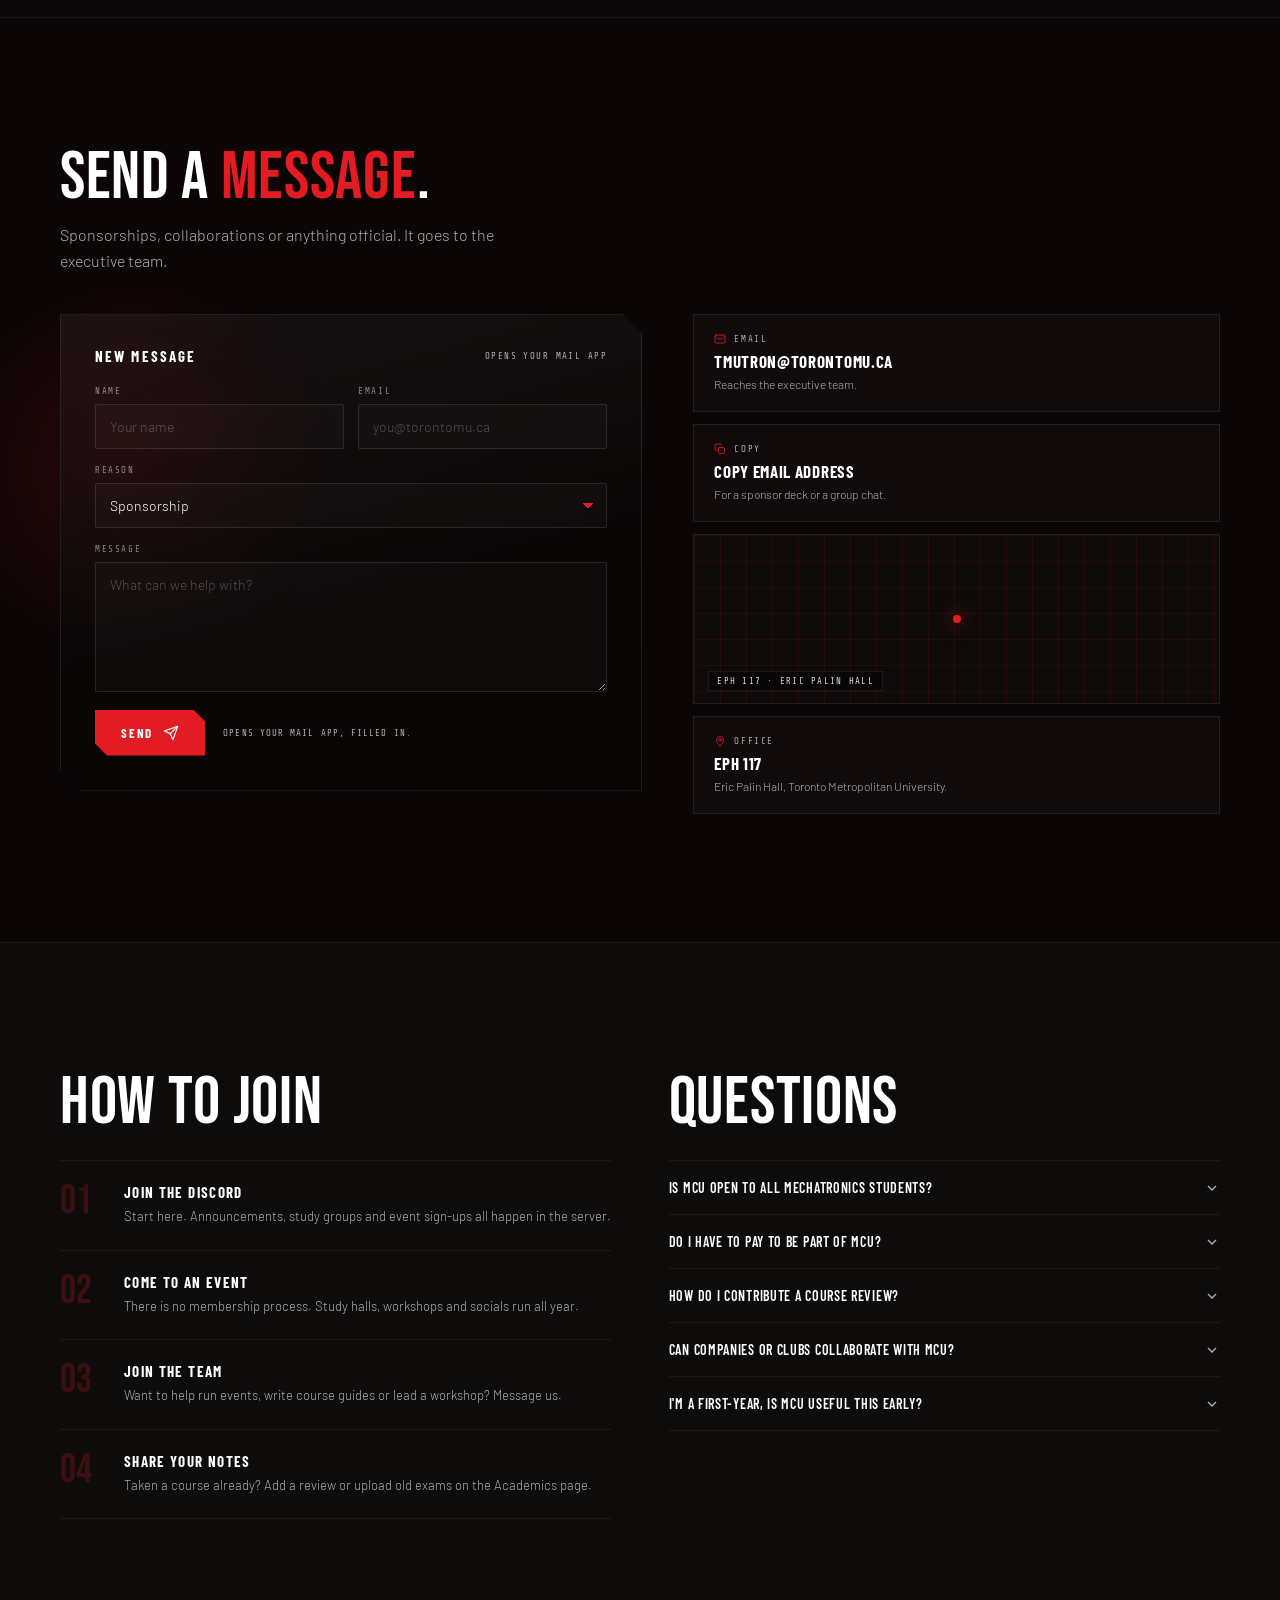
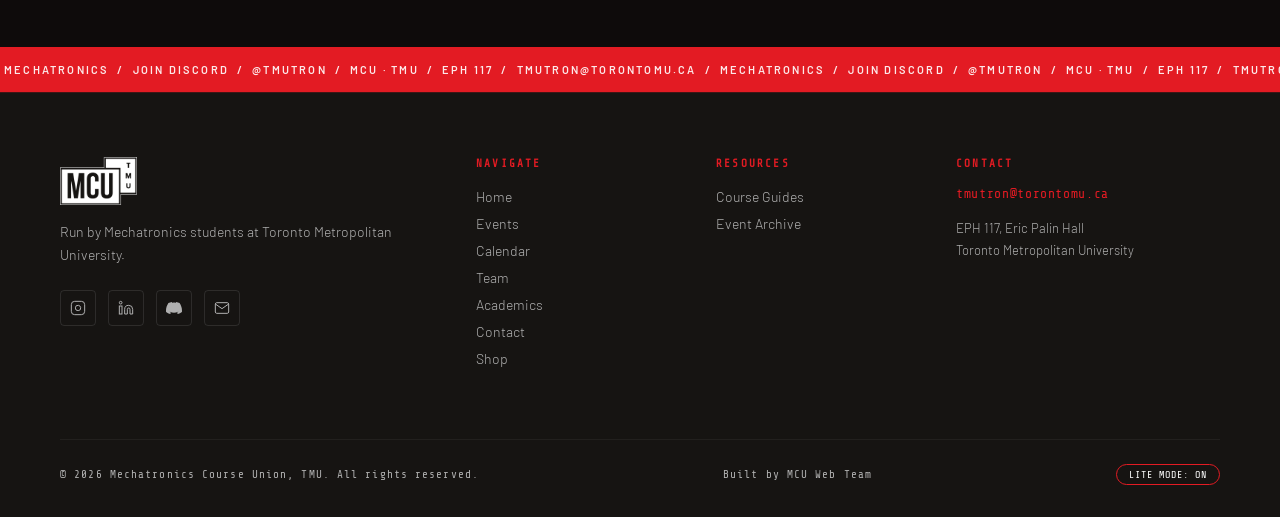
<file: contact.html>
<!DOCTYPE html>
<html lang="en">
<head>
  <meta charset="UTF-8" />
  <meta name="viewport" content="width=device-width, initial-scale=1.0" />
  <title>Contact | MCU | Mechatronics Course Union · TMU</title>
  <meta name="description" content="Contact the Mechatronics Course Union at TMU. Discord, Instagram, LinkedIn, email and our office in EPH 117." />
  <meta name="theme-color" content="#0b0506" />
  <link rel="icon" href="/favicon.ico" sizes="any">
  <link rel="icon" type="image/png" sizes="32x32" href="/favicon-32.png">
  <link rel="icon" type="image/png" sizes="16x16" href="/favicon-16.png">
  <link rel="apple-touch-icon" href="/apple-touch-icon.png">
  <link rel="icon" type="image/png" sizes="192x192" href="/favicon-192.png">
  <link rel="preconnect" href="https://fonts.googleapis.com" />
  <link rel="preconnect" href="https://fonts.gstatic.com" crossorigin />
  <link href="https://fonts.googleapis.com/css2?family=Bebas+Neue&family=Barlow:ital,wght@0,300;0,400;0,500;0,600;1,300&family=Barlow+Condensed:wght@400;600;700&family=Share+Tech+Mono&display=swap" rel="stylesheet" />
  <link rel="stylesheet" href="css/style.css" />
  <link rel="stylesheet" href="css/contact.css" />
  <script>document.documentElement.classList.add('js')</script>
</head>
<body>

  <div class="cx-bg" aria-hidden="true"></div>
  <canvas id="bg-canvas" aria-hidden="true"></canvas>

  <!-- ═══════════════════ NAV ═══════════════════ -->
  <nav id="nav">
    <div class="nav-inner">
      <a href="index.html" class="nav-logo" aria-label="MCU, Mechatronics Course Union">
        <img src="assets/images/mcu-tmu-logo.png" alt="MCU, Mechatronics Course Union" class="nav-logo-img" />
      </a>
      <ul class="nav-links">
        <li><a href="index.html" class="nav-link">Home</a></li>
        <li><a href="events.html" class="nav-link">Events</a></li>
        <li><a href="calendar.html" class="nav-link">Calendar</a></li>
        <li><a href="team.html" class="nav-link">Team</a></li>
        <li><a href="academics.html" class="nav-link">Academics</a></li>
        <li><a href="contact.html" class="nav-link active">Contact</a></li>
      </ul>
      <a href="https://muesshop.square.site/shop/mcu/72XB3E2Q3XRV5HVXAL7HP7TK?page=1&limit=30&sort_by=category_order&sort_order=asc" target="_blank" rel="noopener noreferrer" class="nav-cta nav-shop"><svg width="14" height="14" viewBox="0 0 24 24" fill="none" stroke="currentColor" stroke-width="2" stroke-linecap="round" stroke-linejoin="round" style="vertical-align:-2px;margin-right: 4px" aria-hidden="true"><circle cx="9" cy="21" r="1"/><circle cx="20" cy="21" r="1"/><path d="M1 1h4l2.7 13.4a2 2 0 0 0 2 1.6h9.7a2 2 0 0 0 2-1.6L23 6H6"/></svg>Shop</a>
      <a href="https://discord.gg/zHs7e9KayC" target="_blank" rel="noopener" class="nav-cta">Join Discord</a>
      <button class="nav-hamburger" id="nav-hamburger" aria-label="Open menu">
        <span></span><span></span><span></span>
      </button>
    </div>
    <div class="mobile-menu" id="mobile-menu">
      <ul>
        <li><a href="index.html">Home</a></li>
        <li><a href="events.html">Events</a></li>
        <li><a href="calendar.html">Calendar</a></li>
        <li><a href="team.html">Team</a></li>
        <li><a href="academics.html">Academics</a></li>
        <li><a href="contact.html">Contact</a></li>
        <li><a href="https://muesshop.square.site/shop/mcu/72XB3E2Q3XRV5HVXAL7HP7TK?page=1&limit=30&sort_by=category_order&sort_order=asc" target="_blank" rel="noopener noreferrer" class="mobile-cta"><svg width="14" height="14" viewBox="0 0 24 24" fill="none" stroke="currentColor" stroke-width="2" stroke-linecap="round" stroke-linejoin="round" style="vertical-align:-2px;margin-right: 4px" aria-hidden="true"><circle cx="9" cy="21" r="1"/><circle cx="20" cy="21" r="1"/><path d="M1 1h4l2.7 13.4a2 2 0 0 0 2 1.6h9.7a2 2 0 0 0 2-1.6L23 6H6"/></svg>Shop</a></li>
        <li><a href="https://discord.gg/zHs7e9KayC" target="_blank" rel="noopener" class="mobile-cta">Join Discord</a></li>
      </ul>
    </div>
  </nav>

  <main>

    <!-- ═══════════════════ CARD DECK ═══════════════════ -->
    <section id="cx-deck" aria-labelledby="deck-title">
      <div class="cx-orb" data-glide="60" aria-hidden="true" style="left:62%;top:6%;width:520px;height:520px;background:radial-gradient(circle,rgba(88,101,242,.16),transparent 68%)"></div>

      <div class="container">
        <div class="deck-head">
          <h1 id="deck-title">Get in <em>touch</em>.</h1>
          <p class="deck-sub">Pick a card to open it. Discord is the fastest way to reach us.</p>
        </div>
      </div>

      <div class="arr-stage" id="arr-stage" tabindex="0" role="group" aria-label="MCU contact channels. Use left and right arrow keys to spin the cards.">
        <div class="arr-floor" aria-hidden="true"></div>
        <div class="arr-horizon" aria-hidden="true"></div>
        <div class="arr-ring" id="arr-ring"></div>
      </div>

      <div class="container">
        <div class="arr-nav">
          <button class="arr-btn" id="arr-prev" type="button" aria-label="Previous card">
            <svg viewBox="0 0 24 24" fill="none" stroke="currentColor" stroke-width="2" stroke-linecap="round" stroke-linejoin="round" aria-hidden="true"><path d="M15 18l-6-6 6-6"/></svg>
          </button>
          <div class="arr-dots" id="arr-dots" aria-hidden="true"></div>
          <button class="arr-btn" id="arr-next" type="button" aria-label="Next card">
            <svg viewBox="0 0 24 24" fill="none" stroke="currentColor" stroke-width="2" stroke-linecap="round" stroke-linejoin="round" aria-hidden="true"><path d="M9 6l6 6-6 6"/></svg>
          </button>
        </div>

        <noscript>
          <ul style="margin-top:26px;display:flex;flex-direction:column;gap:10px;list-style:none;font-size:14px">
            <li><a href="https://discord.gg/zHs7e9KayC" style="color:#fff">Discord</a></li>
            <li><a href="https://instagram.com/tmutron" style="color:#fff">Instagram — @tmutron</a></li>
            <li><a href="https://www.linkedin.com/company/mechatronics-course-union-mcu-tmu/" style="color:#fff">LinkedIn — MCU · TMU</a></li>
            <li><a href="mailto:tmutron@torontomu.ca" style="color:#fff">Email — tmutron@torontomu.ca</a></li>
            <li><a href="https://www.google.com/maps/search/?api=1&query=Eric+Palin+Hall+Toronto+Metropolitan+University" style="color:#fff">Office — EPH 117</a></li>
          </ul>
        </noscript>
      </div>
    </section>

    <!-- ═══════════════════ DISCORD ═══════════════════ -->
    <section id="cx-discord" aria-labelledby="dc-title">
      <div class="cx-orb" data-glide="70" aria-hidden="true" style="right:4%;top:12%;width:460px;height:460px;background:radial-gradient(circle,rgba(227,27,35,.16),transparent 68%)"></div>
      <div class="container">
        <div class="cx-discord-grid">

          <div class="dc-copy reveal-up">
            <span class="cx-eyebrow"><i></i>Discord</span>
            <h2 class="cx-h2" id="dc-title">Join the <span>Discord</span>.</h2>
            <p class="cx-lede">Announcements, study groups and event sign-ups.</p>

            <ul class="dc-channels">
              <li><b>#</b>announcements</li>
              <li><b>#</b>general</li>
              <li><b>#</b>study-halls</li>
              <li><b>#</b>events</li>
              <li><b>#</b>academics</li>
              <li><b>#</b>off-topic</li>
            </ul>

            <div class="dc-cta-row">
              <a href="https://discord.gg/zHs7e9KayC" target="_blank" rel="noopener" class="cx-btn cx-btn--primary">
                <svg viewBox="0 0 24 24" fill="currentColor" aria-hidden="true"><path d="M20.317 4.37a19.79 19.79 0 0 0-4.885-1.515.074.074 0 0 0-.079.037c-.21.375-.444.864-.608 1.25a18.27 18.27 0 0 0-5.487 0 12.6 12.6 0 0 0-.617-1.25.077.077 0 0 0-.079-.037A19.736 19.736 0 0 0 3.677 4.37a.07.07 0 0 0-.032.027C.533 9.046-.32 13.58.099 18.057c.003.02.015.04.03.052a19.9 19.9 0 0 0 5.993 3.03.078.078 0 0 0 .084-.028c.462-.63.874-1.295 1.226-1.994a.076.076 0 0 0-.041-.106 13.1 13.1 0 0 1-1.872-.892.077.077 0 0 1-.008-.128 10.2 10.2 0 0 0 .372-.292.074.074 0 0 1 .077-.01c3.928 1.793 8.18 1.793 12.062 0a.074.074 0 0 1 .078.01c.12.098.246.198.373.292a.077.077 0 0 1-.006.127 12.3 12.3 0 0 1-1.873.892.077.077 0 0 0-.041.107c.36.698.772 1.362 1.225 1.993a.076.076 0 0 0 .084.028 19.84 19.84 0 0 0 6.002-3.03.077.077 0 0 0 .032-.054c.5-5.177-.838-9.674-3.549-13.66a.061.061 0 0 0-.031-.03zM8.02 15.33c-1.183 0-2.157-1.085-2.157-2.419 0-1.333.956-2.419 2.157-2.419 1.21 0 2.176 1.096 2.157 2.42 0 1.333-.956 2.418-2.157 2.418zm7.975 0c-1.183 0-2.157-1.085-2.157-2.419 0-1.333.955-2.419 2.157-2.419 1.21 0 2.176 1.096 2.157 2.42 0 1.333-.946 2.418-2.157 2.418z"/></svg>
                Join the server
              </a>
              <span class="dc-live"><i></i>discord.gg/zHs7e9KayC</span>
            </div>
          </div>

          <div class="dc-stage" data-glide="34">
            <div class="dc-glow" aria-hidden="true"></div>
            <svg class="dc-ring" viewBox="0 0 100 116" aria-hidden="true"><polygon points="50,2 98,28 98,88 50,114 2,88 2,28"/></svg>
            <svg class="dc-ring-2" viewBox="0 0 100 116" aria-hidden="true"><polygon points="50,2 98,28 98,88 50,114 2,88 2,28"/></svg>
            <div class="dc-video">
              <video autoplay muted loop playsinline aria-hidden="true">
                <source src="assets/images/mom.contact.webm" type="video/webm">
              </video>
            </div>
            <span class="dc-tag"><i></i>MCU bot</span>
          </div>

        </div>
      </div>
    </section>

    <!-- ═══════════════════ SEND A MESSAGE ═══════════════════ -->
    <section id="cx-transmit" aria-labelledby="tx-title">
      <div class="cx-orb" data-glide="50" aria-hidden="true" style="left:-6%;top:26%;width:420px;height:420px;background:radial-gradient(circle,rgba(227,27,35,.14),transparent 70%)"></div>
      <div class="container">
        <div class="cx-section-head reveal-up" style="margin-bottom:clamp(24px,3.5vw,40px)">
          <h2 class="cx-h2" id="tx-title">Send a <em>message</em>.</h2>
          <p class="cx-lede">Sponsorships, collaborations or anything official. It goes to the executive team.</p>
        </div>

        <div class="cx-transmit-grid">

          <div class="cxt-panel reveal-up">
            <div class="cxt-head">
              <h3>New message</h3>
              <span>Opens your mail app</span>
            </div>

            <form class="cxt-form" id="cx-form" novalidate>
              <div class="cxt-row">
                <label class="cx-field">
                  <span class="cx-label">Name</span>
                  <input id="cx-name" name="name" type="text" placeholder="Your name" autocomplete="name" />
                </label>
                <label class="cx-field">
                  <span class="cx-label">Email</span>
                  <input id="cx-reply" name="email" type="email" placeholder="you@torontomu.ca" autocomplete="email" />
                </label>
              </div>

              <label class="cx-field">
                <span class="cx-label">Reason</span>
                <select id="cx-reason" name="reason">
                  <option>Sponsorship</option>
                  <option>Partnership</option>
                  <option>Workshop collaboration</option>
                  <option>Event idea</option>
                  <option>Join the team</option>
                  <option>Something else</option>
                </select>
              </label>

              <label class="cx-field">
                <span class="cx-label">Message</span>
                <textarea id="cx-msg" name="message" rows="6" placeholder="What can we help with?"></textarea>
              </label>

              <div class="cxt-foot">
                <button type="submit" class="cx-btn cx-btn--primary">
                  Send
                  <svg viewBox="0 0 24 24" fill="none" stroke="currentColor" stroke-width="1.8" stroke-linecap="round" stroke-linejoin="round" aria-hidden="true"><path d="M22 2 11 13"/><path d="M22 2 15 22l-4-9-9-4z"/></svg>
                </button>
                <p class="cxt-note" id="cx-form-note">Opens your mail app, filled in.</p>
              </div>
            </form>
          </div>

          <div class="cxt-info reveal-up delay-2">
            <a class="cxi-card" href="mailto:tmutron@torontomu.ca">
              <div class="cxi-key">
                <svg viewBox="0 0 24 24" fill="none" stroke="currentColor" stroke-width="1.6" stroke-linecap="round" stroke-linejoin="round" aria-hidden="true"><rect x="2" y="4" width="20" height="16" rx="2"/><path d="m2.5 6.5 9.5 7 9.5-7"/></svg>
                Email
                <span class="cxi-copy">Open →</span>
              </div>
              <div class="cxi-val">tmutron@torontomu.ca</div>
              <div class="cxi-sub">Reaches the executive team.</div>
            </a>

            <button class="cxi-card" type="button" data-copy="tmutron@torontomu.ca">
              <div class="cxi-key">
                <svg viewBox="0 0 24 24" fill="none" stroke="currentColor" stroke-width="1.6" stroke-linecap="round" stroke-linejoin="round" aria-hidden="true"><rect x="9" y="9" width="12" height="12" rx="2"/><path d="M5 15H4a2 2 0 0 1-2-2V4a2 2 0 0 1 2-2h9a2 2 0 0 1 2 2v1"/></svg>
                Copy
                <span class="cxi-copy">Copy</span>
              </div>
              <div class="cxi-val">Copy email address</div>
              <div class="cxi-sub">For a sponsor deck or a group chat.</div>
            </button>

            <div class="cxi-map" role="img" aria-label="Map marker for EPH 117, Eric Palin Hall, Toronto Metropolitan University">
              <span class="cxi-map-label">EPH 117 · Eric Palin Hall</span>
            </div>

            <a class="cxi-card" href="https://www.google.com/maps/search/?api=1&query=Eric+Palin+Hall+Toronto+Metropolitan+University" target="_blank" rel="noopener noreferrer">
              <div class="cxi-key">
                <svg viewBox="0 0 24 24" fill="none" stroke="currentColor" stroke-width="1.6" stroke-linecap="round" stroke-linejoin="round" aria-hidden="true"><path d="M12 22s7-6.2 7-12a7 7 0 1 0-14 0c0 5.8 7 12 7 12z"/><circle cx="12" cy="10" r="2.6"/></svg>
                Office
                <span class="cxi-copy">Maps →</span>
              </div>
              <div class="cxi-val">EPH 117</div>
              <div class="cxi-sub">Eric Palin Hall, Toronto Metropolitan University.</div>
            </a>
          </div>

        </div>
      </div>
    </section>

    <!-- ═══════════════════ JOIN + FAQ ═══════════════════ -->
    <section id="cx-join" aria-labelledby="join-title">
      <div class="container">
        <div class="cx-join-grid">

          <div class="reveal-up">
            <h2 class="cx-h2" id="join-title">How to join</h2>

            <div class="join-steps">
              <div class="join-step">
                <div class="join-step-num">01</div>
                <div>
                  <div class="join-step-title">Join the Discord</div>
                  <div class="join-step-desc">Start here. Announcements, study groups and event sign-ups all happen in the server.</div>
                </div>
              </div>
              <div class="join-step">
                <div class="join-step-num">02</div>
                <div>
                  <div class="join-step-title">Come to an event</div>
                  <div class="join-step-desc">There is no membership process. Study halls, workshops and socials run all year.</div>
                </div>
              </div>
              <div class="join-step">
                <div class="join-step-num">03</div>
                <div>
                  <div class="join-step-title">Join the team</div>
                  <div class="join-step-desc">Want to help run events, write course guides or lead a workshop? Message us.</div>
                </div>
              </div>
              <div class="join-step">
                <div class="join-step-num">04</div>
                <div>
                  <div class="join-step-title">Share your notes</div>
                  <div class="join-step-desc">Taken a course already? Add a review or upload old exams on the Academics page.</div>
                </div>
              </div>
            </div>
          </div>

          <div class="reveal-up delay-2">
            <h2 class="cx-h2">Questions</h2>

            <div class="faq-list">
              <div class="faq-item">
                <button class="faq-q" type="button" aria-expanded="false">
                  <span class="faq-q-text">Is MCU open to all Mechatronics students?</span>
                  <svg class="faq-chevron" viewBox="0 0 24 24" fill="none" stroke="currentColor" stroke-width="2" width="16" height="16" aria-hidden="true"><polyline points="6 9 12 15 18 9"/></svg>
                </button>
                <div class="faq-a"><div class="faq-a-inner">Yes. MCU serves all students in the Mechatronics Engineering program and the Mechatronics stream within Mechanical Engineering at TMU, first year to fourth year.</div></div>
              </div>

              <div class="faq-item">
                <button class="faq-q" type="button" aria-expanded="false">
                  <span class="faq-q-text">Do I have to pay to be part of MCU?</span>
                  <svg class="faq-chevron" viewBox="0 0 24 24" fill="none" stroke="currentColor" stroke-width="2" width="16" height="16" aria-hidden="true"><polyline points="6 9 12 15 18 9"/></svg>
                </button>
                <div class="faq-a"><div class="faq-a-inner">No. Our resources, course guides, Discord server and most events are free. Some events have a small ticket cost to cover the venue or catering, but there is no membership fee.</div></div>
              </div>

              <div class="faq-item">
                <button class="faq-q" type="button" aria-expanded="false">
                  <span class="faq-q-text">How do I contribute a course review?</span>
                  <svg class="faq-chevron" viewBox="0 0 24 24" fill="none" stroke="currentColor" stroke-width="2" width="16" height="16" aria-hidden="true"><polyline points="6 9 12 15 18 9"/></svg>
                </button>
                <div class="faq-a"><div class="faq-a-inner">DM us on <a href="https://instagram.com/tmutron" target="_blank" rel="noopener">Instagram</a> or post in the Discord. We will send a template and add your review to the Academics page, credited to you. Old exams and notes go in the drop box on that page.</div></div>
              </div>

              <div class="faq-item">
                <button class="faq-q" type="button" aria-expanded="false">
                  <span class="faq-q-text">Can companies or clubs collaborate with MCU?</span>
                  <svg class="faq-chevron" viewBox="0 0 24 24" fill="none" stroke="currentColor" stroke-width="2" width="16" height="16" aria-hidden="true"><polyline points="6 9 12 15 18 9"/></svg>
                </button>
                <div class="faq-a"><div class="faq-a-inner">Yes. We do sponsorships, workshop collaborations and recruitment events. Email <a href="mailto:tmutron@torontomu.ca">tmutron@torontomu.ca</a> with the details.</div></div>
              </div>

              <div class="faq-item">
                <button class="faq-q" type="button" aria-expanded="false">
                  <span class="faq-q-text">I'm a first-year, is MCU useful this early?</span>
                  <svg class="faq-chevron" viewBox="0 0 24 24" fill="none" stroke="currentColor" stroke-width="2" width="16" height="16" aria-hidden="true"><polyline points="6 9 12 15 18 9"/></svg>
                </button>
                <div class="faq-a"><div class="faq-a-inner">Yes. First year is where people fall behind or get ahead. Our guides for MTH140, MEC222, CPS188 and the other Y1 courses are written by students who just took them. Ask questions in the Discord and use every resource we have.</div></div>
              </div>
            </div>
          </div>

        </div>
      </div>
    </section>

    <!-- ═══════════════════ MARQUEE ═══════════════════ -->
    <div class="marquee-strip">
      <div class="marquee-track">
        <span>MECHATRONICS</span><span class="mx">/</span>
        <span>JOIN DISCORD</span><span class="mx">/</span>
        <span>@TMUTRON</span><span class="mx">/</span>
        <span>MCU · TMU</span><span class="mx">/</span>
        <span>EPH 117</span><span class="mx">/</span>
        <span>TMUTRON@TORONTOMU.CA</span><span class="mx">/</span>
        <span>MECHATRONICS</span><span class="mx">/</span>
        <span>JOIN DISCORD</span><span class="mx">/</span>
        <span>@TMUTRON</span><span class="mx">/</span>
        <span>MCU · TMU</span><span class="mx">/</span>
        <span>EPH 117</span><span class="mx">/</span>
        <span>TMUTRON@TORONTOMU.CA</span><span class="mx">/</span>
      </div>
    </div>

  </main>

  <!-- ═══════════════════ FOOTER ═══════════════════ -->
  <footer id="footer">
    <div class="container">
      <div class="footer-inner">
        <div class="footer-brand">
          <a href="index.html" class="footer-logo" aria-label="MCU, Mechatronics Course Union">
            <img src="assets/images/mcu-tmu-logo.png" alt="MCU, Mechatronics Course Union" class="footer-logo-img" />
          </a>
          <p class="footer-tagline">Run by Mechatronics students at Toronto Metropolitan University.</p>
          <div class="footer-socials">
            <a href="https://instagram.com/tmutron" target="_blank" rel="noopener noreferrer" class="social-link" aria-label="Instagram">
              <svg viewBox="0 0 24 24" fill="none" stroke="currentColor" stroke-width="1.5"><rect x="2" y="2" width="20" height="20" rx="5" ry="5"/><path d="M16 11.37A4 4 0 1 1 12.63 8 4 4 0 0 1 16 11.37z"/><line x1="17.5" y1="6.5" x2="17.51" y2="6.5"/></svg>
            </a>
            <a href="https://www.linkedin.com/company/mechatronics-course-union-mcu-tmu/" target="_blank" rel="noopener noreferrer" class="social-link" aria-label="LinkedIn">
              <svg viewBox="0 0 24 24" fill="none" stroke="currentColor" stroke-width="1.5"><path d="M16 8a6 6 0 0 1 6 6v7h-4v-7a2 2 0 0 0-2-2 2 2 0 0 0-2 2v7h-4v-7a6 6 0 0 1 6-6z"/><rect x="2" y="9" width="4" height="12"/><circle cx="4" cy="4" r="2"/></svg>
            </a>
            <a href="https://discord.gg/zHs7e9KayC" target="_blank" rel="noopener noreferrer" class="social-link" aria-label="Discord">
              <svg viewBox="0 0 24 24" fill="currentColor"><path d="M20.317 4.37a19.791 19.791 0 0 0-4.885-1.515.074.074 0 0 0-.079.037c-.21.375-.444.864-.608 1.25a18.27 18.27 0 0 0-5.487 0 12.64 12.64 0 0 0-.617-1.25.077.077 0 0 0-.079-.037A19.736 19.736 0 0 0 3.677 4.37a.07.07 0 0 0-.032.027C.533 9.046-.32 13.58.099 18.057c.003.02.015.04.03.052a19.9 19.9 0 0 0 5.993 3.03.078.078 0 0 0 .084-.028c.462-.63.874-1.295 1.226-1.994a.076.076 0 0 0-.041-.106 13.107 13.107 0 0 1-1.872-.892.077.077 0 0 1-.008-.128 10.2 10.2 0 0 0 .372-.292.074.074 0 0 1 .077-.01c3.928 1.793 8.18 1.793 12.062 0a.074.074 0 0 1 .078.01c.12.098.246.198.373.292a.077.077 0 0 1-.006.127 12.299 12.299 0 0 1-1.873.892.077.077 0 0 0-.041.107c.36.698.772 1.362 1.225 1.993a.076.076 0 0 0 .084.028 19.839 19.839 0 0 0 6.002-3.03.077.077 0 0 0 .032-.054c.5-5.177-.838-9.674-3.549-13.66a.061.061 0 0 0-.031-.03z"/></svg>
            </a>
            <a href="mailto:tmutron@torontomu.ca" class="social-link" aria-label="Email">
              <svg viewBox="0 0 24 24" fill="none" stroke="currentColor" stroke-width="1.5"><path d="M4 4h16c1.1 0 2 .9 2 2v12c0 1.1-.9 2-2 2H4c-1.1 0-2-.9-2-2V6c0-1.1.9-2 2-2z"/><polyline points="22,6 12,13 2,6"/></svg>
            </a>
          </div>
        </div>

        <div class="footer-nav-col">
          <h4 class="footer-col-title mono">NAVIGATE</h4>
          <ul class="footer-links">
            <li><a href="index.html">Home</a></li>
            <li><a href="events.html">Events</a></li>
            <li><a href="calendar.html">Calendar</a></li>
            <li><a href="team.html">Team</a></li>
            <li><a href="academics.html">Academics</a></li>
            <li><a href="contact.html">Contact</a></li>
            <li><a href="https://muesshop.square.site/shop/mcu/72XB3E2Q3XRV5HVXAL7HP7TK?page=1&limit=30&sort_by=category_order&sort_order=asc" target="_blank" rel="noopener noreferrer">Shop</a></li>
          </ul>
        </div>

        <div class="footer-nav-col">
          <h4 class="footer-col-title mono">RESOURCES</h4>
          <ul class="footer-links">
            <li><a href="academics.html">Course Guides</a></li>
            <li><a href="events.html">Event Archive</a></li>
          </ul>
        </div>

        <div class="footer-contact-col">
          <h4 class="footer-col-title mono">CONTACT</h4>
          <a href="mailto:tmutron@torontomu.ca" class="footer-email">tmutron@torontomu.ca</a>
          <p class="footer-address">EPH 117, Eric Palin Hall<br/>Toronto Metropolitan University</p>
        </div>
      </div>

      <div class="footer-bottom">
        <span class="mono footer-copy">© <span id="footer-year">2025</span> Mechatronics Course Union, TMU. All rights reserved.</span>
        <span class="mono footer-built">Built by MCU Web Team</span>
      </div>
    </div>
  </footer>

  <!-- ═══════════════════ CARD POPUP ═══════════════════ -->
  <div class="cx-modal" id="cx-modal" role="dialog" aria-modal="true" aria-labelledby="cx-mo-title" hidden>
    <div class="cx-modal-bg" id="cx-modal-bg"></div>

    <div class="cx-modal-panel" id="cx-panel">
      <div class="cx-modal-visual">
        <span class="mv-word" id="cx-mo-word" aria-hidden="true">DISCORD</span>
        <div class="mv-ring"></div>
        <div class="mv-ring r2"></div>
        <div class="mv-ring r3"></div>
        <div class="mv-icon" id="cx-mo-icon"></div>
      </div>

      <div class="cx-modal-body">
        <div class="mo-top">
          <span class="mo-badge" id="cx-mo-badge">Primary</span>
          <button class="mo-close" id="cx-modal-close" type="button" aria-label="Close">
            <svg viewBox="0 0 24 24" width="15" height="15" fill="none" stroke="currentColor" stroke-width="2" stroke-linecap="round" aria-hidden="true"><path d="M18 6 6 18M6 6l12 12"/></svg>
          </button>
        </div>

        <h3 class="mo-title" id="cx-mo-title">Discord</h3>
        <p class="mo-handle" id="cx-mo-handle">discord.gg/zHs7e9KayC</p>
        <p class="mo-desc" id="cx-mo-desc"></p>
        <div class="mo-tags" id="cx-mo-tags"></div>

        <div class="mo-actions">
          <a class="mo-btn primary" id="cx-mo-primary" href="https://discord.gg/zHs7e9KayC" target="_blank" rel="noopener noreferrer"></a>
          <button class="mo-btn" type="button" id="cx-mo-copy" data-copy="https://discord.gg/zHs7e9KayC">
            <svg viewBox="0 0 24 24" fill="none" stroke="currentColor" stroke-width="1.6" stroke-linecap="round" stroke-linejoin="round" aria-hidden="true"><rect x="9" y="9" width="12" height="12" rx="2"/><path d="M5 15H4a2 2 0 0 1-2-2V4a2 2 0 0 1 2-2h9a2 2 0 0 1 2 2v1"/></svg>
            <span id="cx-mo-copy-label">Copy link</span>
            <span class="k">CLIP</span>
          </button>
        </div>
      </div>
    </div>
  </div>

  <div class="cx-toast" id="cx-toast" role="status" aria-live="polite"></div>

  <script src="js/main.js"></script>
  <script src="js/contact.js"></script>
</body>
</html>
</file>
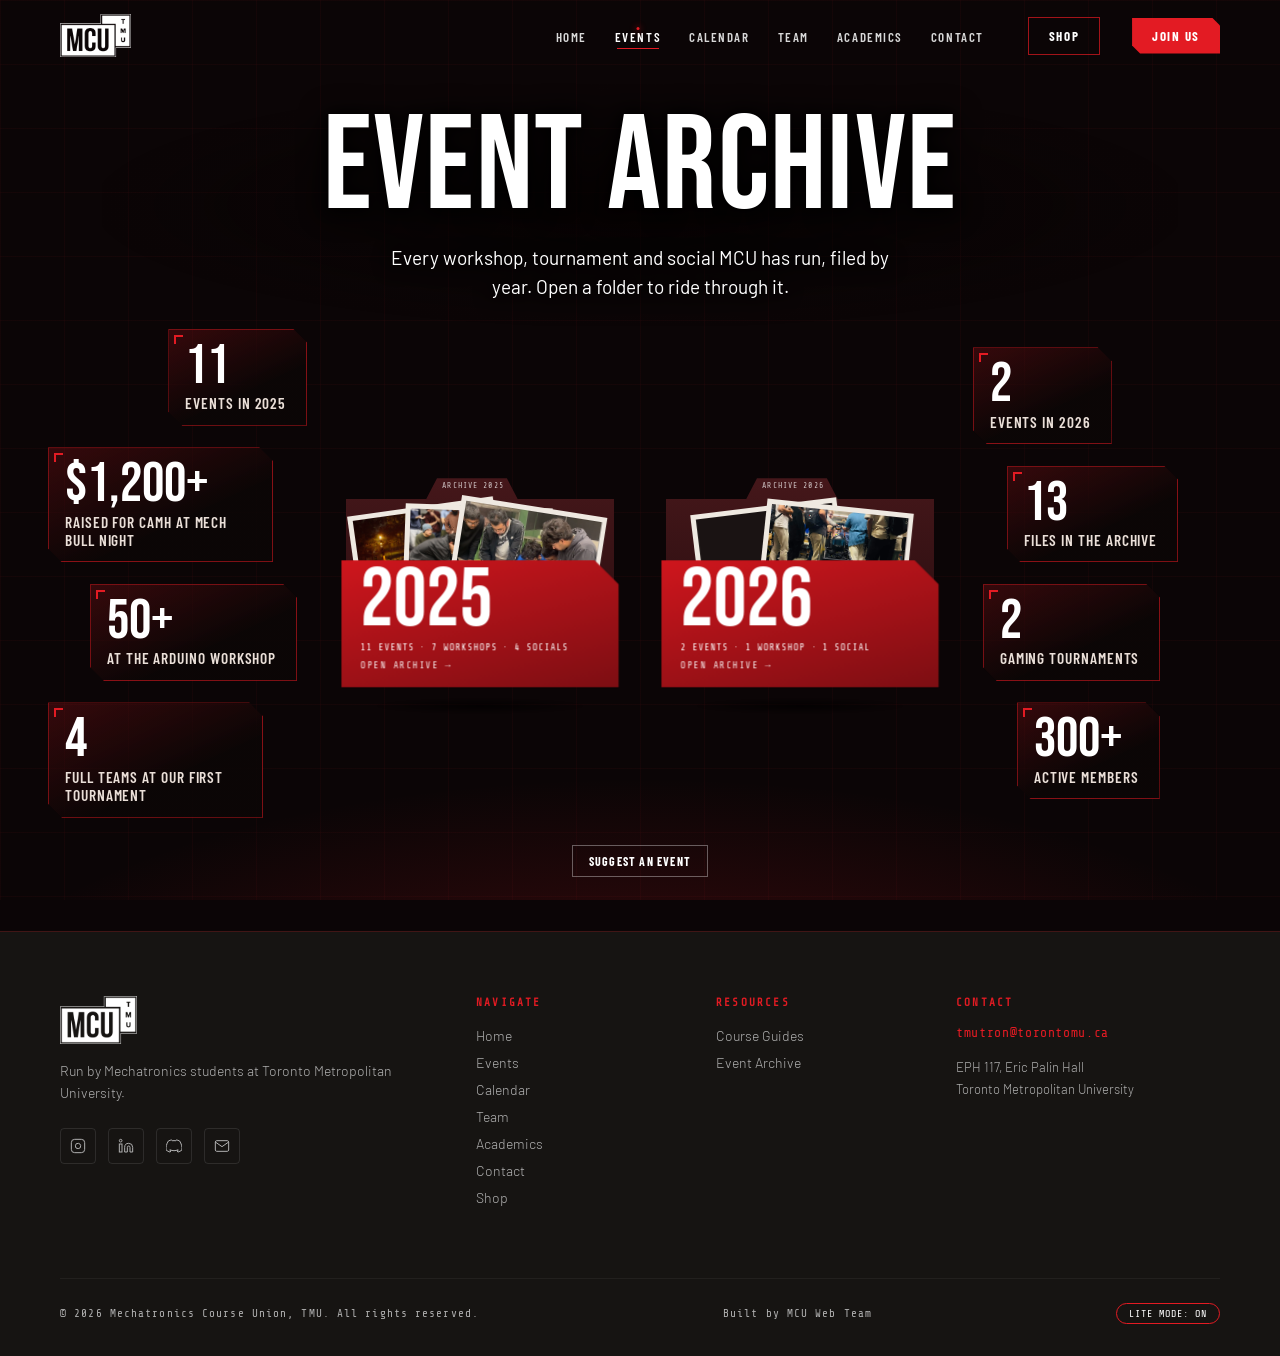
<file: events.html>
<!DOCTYPE html>
<html lang="en">
<head>
<meta charset="UTF-8" />
<meta name="viewport" content="width=device-width, initial-scale=1.0" />
<title>Events | MCU | Mechatronics Course Union · TMU</title>
<meta name="description" content="The MCU event archive. Open a year and ride the road through every workshop, tournament and social we have run." />
<meta name="theme-color" content="#0b0506" />
<link rel="icon" href="/favicon.ico" sizes="any">
<link rel="icon" type="image/png" sizes="32x32" href="/favicon-32.png">
<link rel="apple-touch-icon" href="/apple-touch-icon.png">
<link rel="preconnect" href="https://fonts.googleapis.com" />
<link rel="preconnect" href="https://fonts.gstatic.com" crossorigin />
<link href="https://fonts.googleapis.com/css2?family=Bebas+Neue&family=Barlow:wght@300;400;500;600&family=Barlow+Condensed:wght@600;700&family=Share+Tech+Mono&display=swap" rel="stylesheet" />
<link rel="stylesheet" href="css/style.css" />
<link rel="stylesheet" href="css/events.css" />
<script>document.documentElement.classList.add('js')</script>

<!-- ═══════════════════════════════════════════════════════════
     EVENT DATA. This is the only place you edit to add events.
     Newest first inside each year. New event = add one object at
     the TOP of its year, then save. Nothing else to touch.

     year        number, decides which folder it goes in (a new year
                 makes a new folder automatically)
     title       string
     type        "workshop" or "social"
     place       string
     desc        string (backticks let you use apostrophes freely)
     month       optional, e.g. "FEB". Leave out if unknown.
     img         optional photo path. Remember .JPG vs .jpg is case sensitive
     pos         optional CSS object-position, e.g. "center top"
     icon        optional, used only when there is no img: "film", "wrench" or "chip"
     tournament  optional true, counts toward the "gaming tournaments" number
     stat        optional {num, label}, shows as a roadside sign
     ═══════════════════════════════════════════════════════════ -->
<script>
window.MCU_EVENTS = [

  /* ───────── 2026 (no months yet, newest first) ───────── */
  { year: 2026, title: "Rocket League RBGH", type: "social", tournament: true,
    place: "Red Bull Gaming Hub, TMU", img: "assets/images/rlmcu.jpg",
    desc: `Run in partnership with MUES, the ball was rolling at our Rocket League tournament! Students from various engineering disciplines came together for an action-packed competition filled with exciting plays, intense matches, and plenty of moments that had everyone cheering from the sidelines. As teams battled their way through the bracket, the stakes continued to rise, leading to an exciting and competitive finish. The tournament brought together engineering students through competition, teamwork, and many, many cheers.` },

  { year: 2026, title: "International Design Team Showcase", type: "workshop",
    place: "TMU Design Team Garage", img: "assets/images/tmfr.mcu.jpg",
    desc: `The MCU welcomed a group of high school students from the United Arab Emirates for an opportunity to explore TMU's engineering design teams. Through presentations, demonstrations, and hands-on displays from TMFR, MARS, and MetRocketry, students learned about the innovative projects our teams work on throughout the year while gaining insight into student life and the opportunities available.` },

  /* ───────── 2025 (only Feb, Mar, Apr are confirmed, the rest are in my best-guess order) ───────── */
  { year: 2025, title: "Mech Bull Night", type: "social",
    place: "Gould Street, TMU", img: "assets/images/mechbull.jpg",
    stat: { num: "$1,200+", label: "raised for CAMH" },
    desc: `Run in collaboration with MECU, this carnival-style event on Gould Street raised money for CAMH, Canada's largest mental health teaching hospital. Inflatable games, refreshments, face painting, and our signature mechanical bull ran on a dollar-a-ticket system, with every cent going straight to the cause. The event was packed.` },

  { year: 2025, title: "Sumobot Competition", type: "workshop",
    place: "TMU Engineering Lab", img: "assets/images/sumobot.JPG",
    desc: `Students designed and programmed autonomous sumo robots to compete head-to-head in the ring. Pure engineering chaos. Absolutely iconic.` },

  { year: 2025, title: "PCB Soldering Workshop", type: "workshop", icon: "wrench",
    place: "Kerr Hall Engineering Lab",
    desc: `Hands-on soldering fundamentals, iron technique, component placement, and inspection. Students left with a working board they built themselves.` },

  { year: 2025, title: "Arduino Workshop", type: "workshop",
    place: "TMU Engineering Lab", img: "assets/images/arduino.png",
    stat: { num: "50+", label: "participants" },
    desc: `An evening full of prototyping, debugging, and learning the basics of electronics. Over 50 participants learned how basic circuitry works, from connecting and blinking an LED, to reading digital input through a push-button, to wiring an LCD for a visual text display.` },

  { year: 2025, title: "SolidWorks Beginner, CSWA & CSWP", type: "workshop",
    place: "TMU Engineering Labs", img: "assets/images/solidworks.jpg",
    desc: `A three-tier SolidWorks series, the first session covered the basics and sent every participant home with a free SolidWorks license, while the second and third built toward CSWA and CSWP certification prep respectively. Industry-standard CAD skills for your résumé.` },

  { year: 2025, title: "ROS2 Tutorial", type: "workshop",
    place: "TMU Engineering", img: "assets/images/ros2.jpg",
    stat: { num: "2 hr", label: "hands-on session" },
    desc: `Led by Velocity TMU, this 2-hour hands-on session covered ROS2 fundamentals (nodes, interfaces, and real robot communication) and ended with students programming a moveable robot of their own.` },

  { year: 2025, month: "APR", title: "Raspberry Pi Workshop", type: "workshop",
    place: "TMU Engineering Lab", img: "assets/images/raspberry.JPG", pos: "center top",
    desc: `Getting started with Linux, GPIO, Python, and real hardware on the Raspberry Pi. From blinking LEDs to sensor interfacing, the gateway to embedded Linux.` },

  { year: 2025, month: "MAR", title: "Jarvis Workshop", type: "workshop",
    place: "TMU Engineering", img: "assets/images/jarvis-build.JPG",
    desc: `A deep dive into building your own voice-activated AI assistant, hardware integration, natural language commands, and embedded control. Tony Stark would approve.` },

  { year: 2025, title: "Valentine's Day Event w/ MECU", type: "social",
    place: "TMU Campus", img: "assets/images/valentine.jpg",
    desc: `A collab with the Mechanical Engineering Course Union (MECU) for Valentine's Day. Engineers can absolutely be romantic, or at least try.` },

  { year: 2025, title: "Big Hero 6 Movie Night", type: "social", icon: "film",
    place: "TMU Campus",
    desc: `Held during midterm season as a cooldown and mental-health break, this Big Hero 6 screening came with popcorn and snacks for a relaxed night off. Turnout ran lower than usual, but as MCU's second-ever social event, it was a solid, easygoing intro to the community.` },

  { year: 2025, month: "FEB", title: "Marvel Rivals Tournament", type: "social", tournament: true,
    place: "Red Bull Gaming Hub · Catalyst Learning Centre", img: "assets/images/marvel-rivals.jpg",
    stat: { num: "4", label: "full teams" },
    desc: `MCU's very first event, catered with pita and hummus, 4 full teams battled through a mixed double-elimination bracket, with the Catalyst Learning Centre doubling as the spectators' lounge and a cooldown area between games. A great way to kick off the course union, and a staple event ever since.` }
];

/* Floating highlights on the folder screen. Numbers here are ones you gave me.
   side "l" = left column, "r" = right column. The counts (events per year,
   files in the archive, tournaments) are computed from the array above. */
window.MCU_HIGHLIGHTS = [
  { side: "l", num: "$1,200+", label: "raised for CAMH at Mech Bull Night" },
  { side: "l", num: "50+",     label: "at the Arduino workshop" },
  { side: "l", num: "4",       label: "full teams at our first tournament" },
  { side: "r", num: "300+",    label: "active members" }
];
</script>
</head>
<body>

<div class="ev-bg" aria-hidden="true"></div>

<nav id="nav">
  <div class="nav-inner">
    <a href="index.html" class="nav-logo" aria-label="MCU, Mechatronics Course Union"><img src="assets/images/mcu-tmu-logo.png" alt="MCU, Mechatronics Course Union" class="nav-logo-img" /></a>
    <ul class="nav-links">
      <li><a href="index.html" class="nav-link">Home</a></li>
      <li><a href="events.html" class="nav-link active">Events</a></li>
      <li><a href="calendar.html" class="nav-link">Calendar</a></li>
      <li><a href="team.html" class="nav-link">Team</a></li>
      <li><a href="academics.html" class="nav-link">Academics</a></li>
      <li><a href="contact.html" class="nav-link">Contact</a></li>
    </ul>
    <a href="https://muesshop.square.site/shop/mcu/72XB3E2Q3XRV5HVXAL7HP7TK?page=1&limit=30&sort_by=category_order&sort_order=asc" target="_blank" rel="noopener noreferrer" class="nav-cta nav-shop">Shop</a>
    <a href="contact.html" class="nav-cta">Join Us</a>
    <button class="nav-hamburger" id="nav-hamburger" aria-label="Open menu"><span></span><span></span><span></span></button>
  </div>
  <div class="mobile-menu" id="mobile-menu">
    <ul>
      <li><a href="index.html">Home</a></li><li><a href="events.html">Events</a></li><li><a href="calendar.html">Calendar</a></li>
      <li><a href="team.html">Team</a></li><li><a href="academics.html">Academics</a></li><li><a href="contact.html">Contact</a></li>
      <li><a href="https://muesshop.square.site/shop/mcu/72XB3E2Q3XRV5HVXAL7HP7TK?page=1&limit=30&sort_by=category_order&sort_order=asc" target="_blank" rel="noopener noreferrer" class="mobile-cta">Shop</a></li>
      <li><a href="contact.html" class="mobile-cta">Join Us</a></li>
    </ul>
  </div>
</nav>

<main>

  <!-- FOLDERS -->
  <section id="landing" class="landing enter" aria-labelledby="al-title">
    <div class="al-head">
      <h1 class="al-title" id="al-title">Event Archive</h1>
      <p class="al-sub">Every workshop, tournament and social MCU has run, filed by year. Open a folder to ride through it.</p>
    </div>
    <div class="al-stage">
      <div class="al-col l" id="hl-left"></div>
      <div class="al-folders" id="folders"></div>
      <div class="al-col r" id="hl-right"></div>
    </div>
    <div class="al-foot"><a href="mailto:tmutron@torontomu.ca?subject=Event%20Idea" class="btn-ghost btn-sm"><span>Suggest an event</span></a></div>
    <noscript><p class="al-sub">The archive needs JavaScript. You can see our events on <a href="https://instagram.com/tmutron" style="color:#fff;text-decoration:underline">Instagram</a>.</p></noscript>
  </section>

  <!-- ROADMAP -->
  <section id="road-view" class="rv" hidden aria-label="Event roadmap">
    <div class="rv-bar" id="rv-bar" role="navigation" aria-label="Archive years">
      <button type="button" class="rvb-btn" id="rv-back">&larr; Folders</button>
      <span class="rvb-tabs" id="rv-tabs"></span>
      <span class="rvb-prog mono" id="rv-prog" aria-hidden="true"></span>
    </div>
    <header class="rv-head">
      <h2 class="rv-year" id="rv-year" tabindex="-1">2025</h2>
      <p class="rv-sub" id="rv-sub"></p>
      <p class="rv-hint mono">Scroll to drive. Newest at the top.</p>
    </header>
    <div class="road" id="road"></div>
    <div class="rv-end" id="rv-end"></div>
  </section>

</main>

<div class="sr-only" id="live" aria-live="polite"></div>

<footer id="footer">
  <div class="container">
    <div class="footer-inner">
      <div class="footer-brand">
        <a href="index.html" class="footer-logo" aria-label="MCU, Mechatronics Course Union"><img src="assets/images/mcu-tmu-logo.png" alt="MCU, Mechatronics Course Union" class="footer-logo-img" /></a>
        <p class="footer-tagline">Run by Mechatronics students at Toronto Metropolitan University.</p>
        <div class="footer-socials">
          <a href="https://instagram.com/tmutron" target="_blank" rel="noopener noreferrer" class="social-link" aria-label="Instagram"><svg viewBox="0 0 24 24" fill="none" stroke="currentColor" stroke-width="1.5"><rect x="2" y="2" width="20" height="20" rx="5" ry="5"/><path d="M16 11.37A4 4 0 1 1 12.63 8 4 4 0 0 1 16 11.37z"/><line x1="17.5" y1="6.5" x2="17.51" y2="6.5"/></svg></a>
          <a href="https://www.linkedin.com/company/mechatronics-course-union-mcu-tmu/" target="_blank" rel="noopener noreferrer" class="social-link" aria-label="LinkedIn"><svg viewBox="0 0 24 24" fill="none" stroke="currentColor" stroke-width="1.5"><path d="M16 8a6 6 0 0 1 6 6v7h-4v-7a2 2 0 0 0-2-2 2 2 0 0 0-2 2v7h-4v-7a6 6 0 0 1 6-6z"/><rect x="2" y="9" width="4" height="12"/><circle cx="4" cy="4" r="2"/></svg></a>
          <a href="https://discord.gg/zHs7e9KayC" target="_blank" rel="noopener noreferrer" class="social-link" aria-label="Discord"><svg viewBox="0 0 24 24" fill="none" stroke="currentColor" stroke-width="1.5"><path d="M20.317 4.37a19.791 19.791 0 0 0-4.885-1.515.074.074 0 0 0-.079.037c-.21.375-.444.864-.608 1.25a18.27 18.27 0 0 0-5.487 0 12.64 12.64 0 0 0-.617-1.25.077.077 0 0 0-.079-.037A19.736 19.736 0 0 0 3.677 4.37a.07.07 0 0 0-.032.027C.533 9.046-.32 13.58.099 18.057c.002.022.015.043.03.055a19.926 19.926 0 0 0 5.993 3.03.078.078 0 0 0 .084-.028c.462-.63.874-1.295 1.226-1.994a.076.076 0 0 0-.041-.106 13.107 13.107 0 0 1-1.872-.892.077.077 0 0 1-.008-.128 10.2 10.2 0 0 0 .372-.292.074.074 0 0 1 .077-.01c3.928 1.793 8.18 1.793 12.062 0a.074.074 0 0 1 .078.01c.12.098.246.198.373.292a.077.077 0 0 1-.006.127 12.299 12.299 0 0 1-1.873.892.077.077 0 0 0-.041.107c.36.698.772 1.362 1.225 1.993a.076.076 0 0 0 .084.028 19.839 19.839 0 0 0 6.002-3.03.077.077 0 0 0 .032-.054c.5-5.177-.838-9.674-3.549-13.66a.061.061 0 0 0-.031-.03z"/></svg></a>
          <a href="mailto:tmutron@torontomu.ca" class="social-link" aria-label="Email"><svg viewBox="0 0 24 24" fill="none" stroke="currentColor" stroke-width="1.5"><path d="M4 4h16c1.1 0 2 .9 2 2v12c0 1.1-.9 2-2 2H4c-1.1 0-2-.9-2-2V6c0-1.1.9-2 2-2z"/><polyline points="22,6 12,13 2,6"/></svg></a>
        </div>
      </div>
      <div class="footer-nav-col"><h4 class="footer-col-title mono">NAVIGATE</h4>
        <ul class="footer-links"><li><a href="index.html">Home</a></li><li><a href="events.html">Events</a></li><li><a href="calendar.html">Calendar</a></li><li><a href="team.html">Team</a></li><li><a href="academics.html">Academics</a></li><li><a href="contact.html">Contact</a></li><li><a href="https://muesshop.square.site/shop/mcu/72XB3E2Q3XRV5HVXAL7HP7TK?page=1&limit=30&sort_by=category_order&sort_order=asc" target="_blank" rel="noopener noreferrer">Shop</a></li></ul></div>
      <div class="footer-nav-col"><h4 class="footer-col-title mono">RESOURCES</h4>
        <ul class="footer-links"><li><a href="academics.html">Course Guides</a></li><li><a href="events.html">Event Archive</a></li></ul></div>
      <div class="footer-contact-col"><h4 class="footer-col-title mono">CONTACT</h4>
        <a href="mailto:tmutron@torontomu.ca" class="footer-email">tmutron@torontomu.ca</a>
        <p class="footer-address">EPH 117, Eric Palin Hall<br/>Toronto Metropolitan University</p></div>
    </div>
    <div class="footer-bottom">
      <span class="mono footer-copy">© <span id="footer-year">2025</span> Mechatronics Course Union, TMU. All rights reserved.</span>
      <span class="mono footer-built">Built by MCU Web Team</span>
    </div>
  </div>
</footer>

<script src="js/main.js"></script>
<script src="js/events.js"></script>
</body>
</html>
</file>
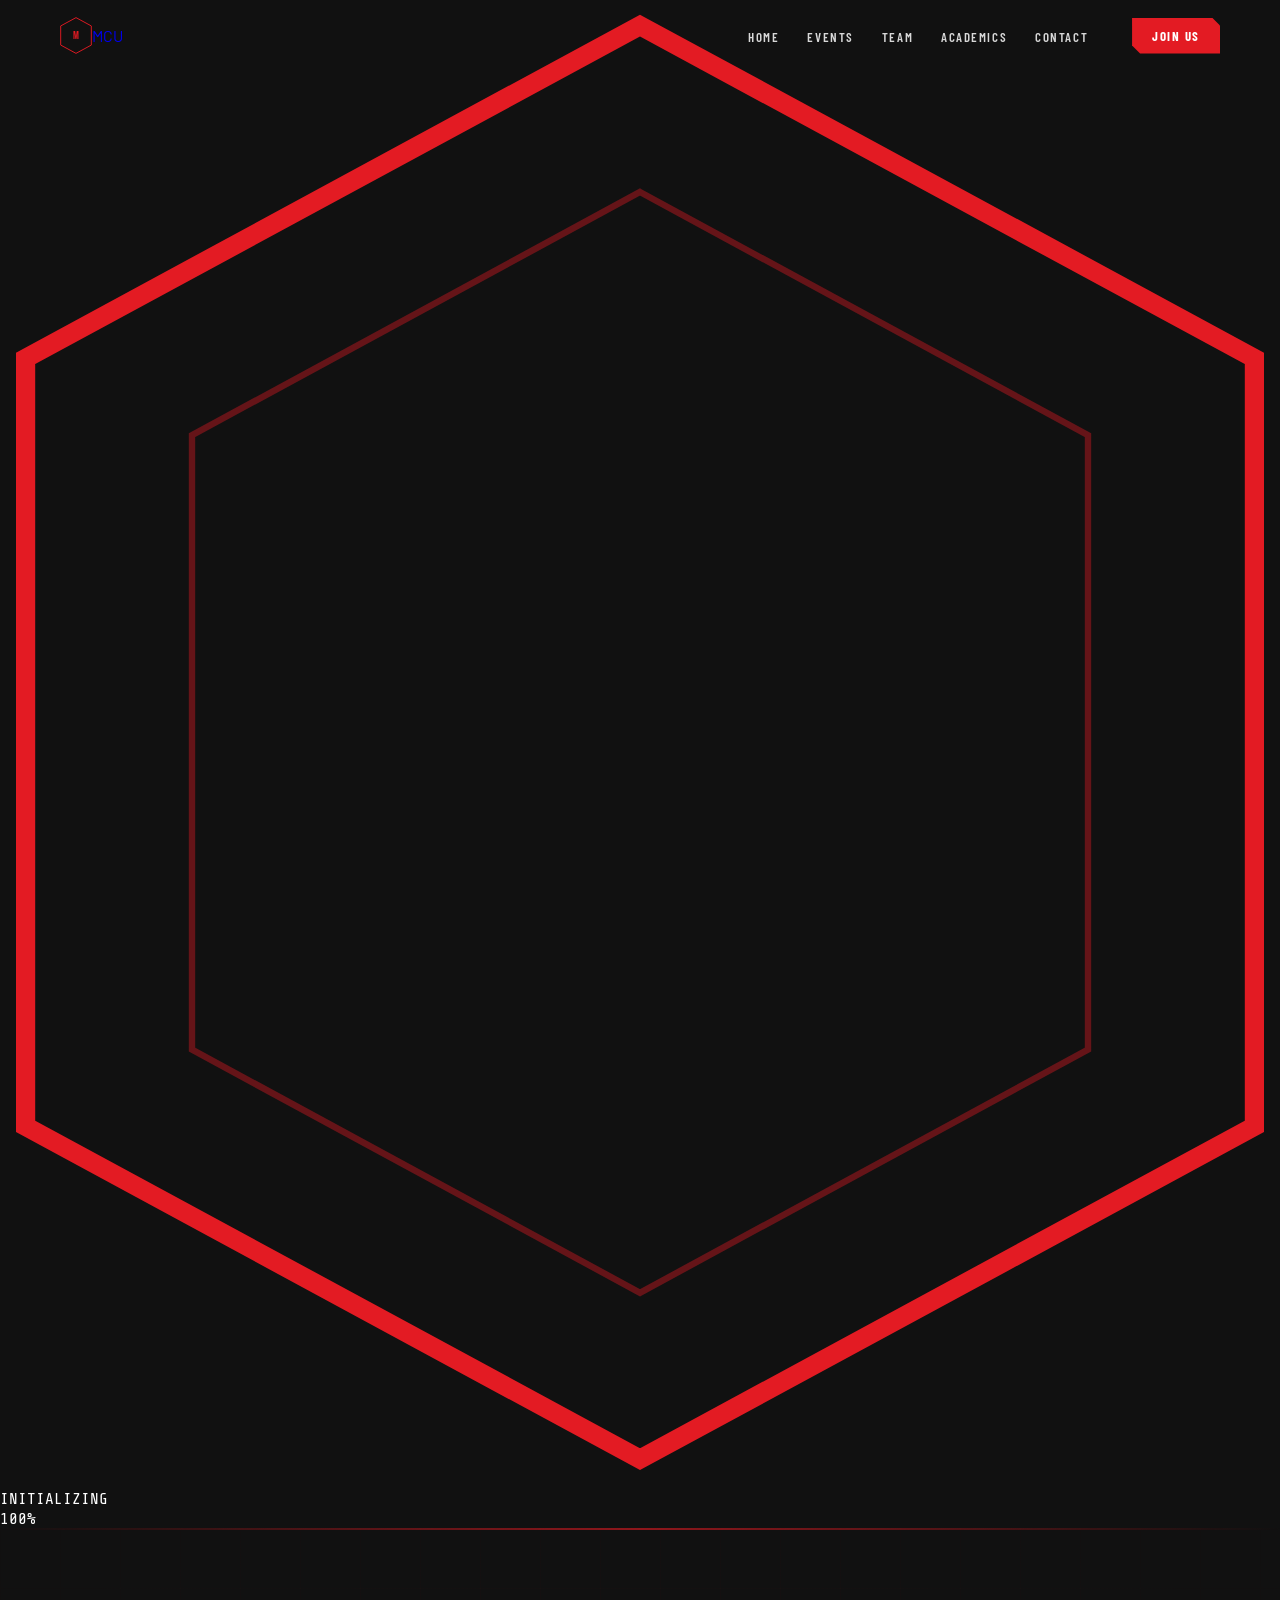
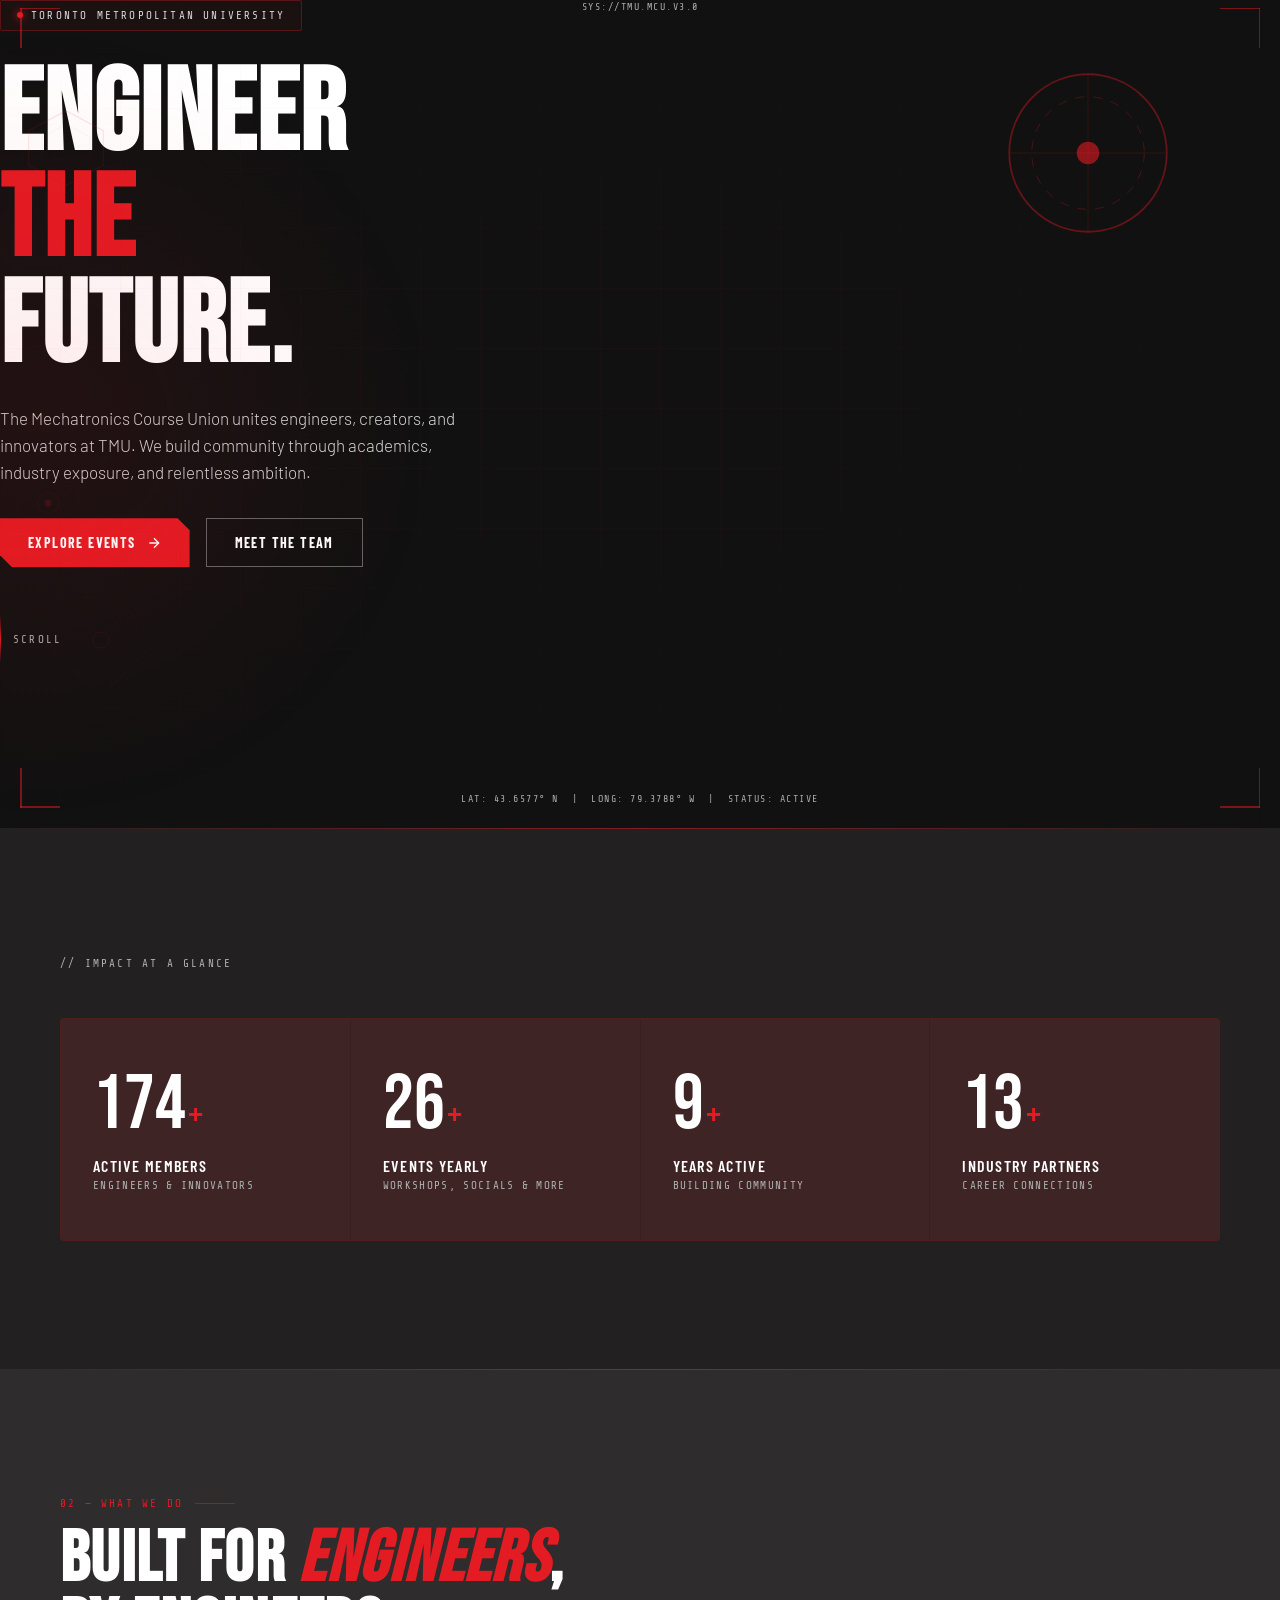
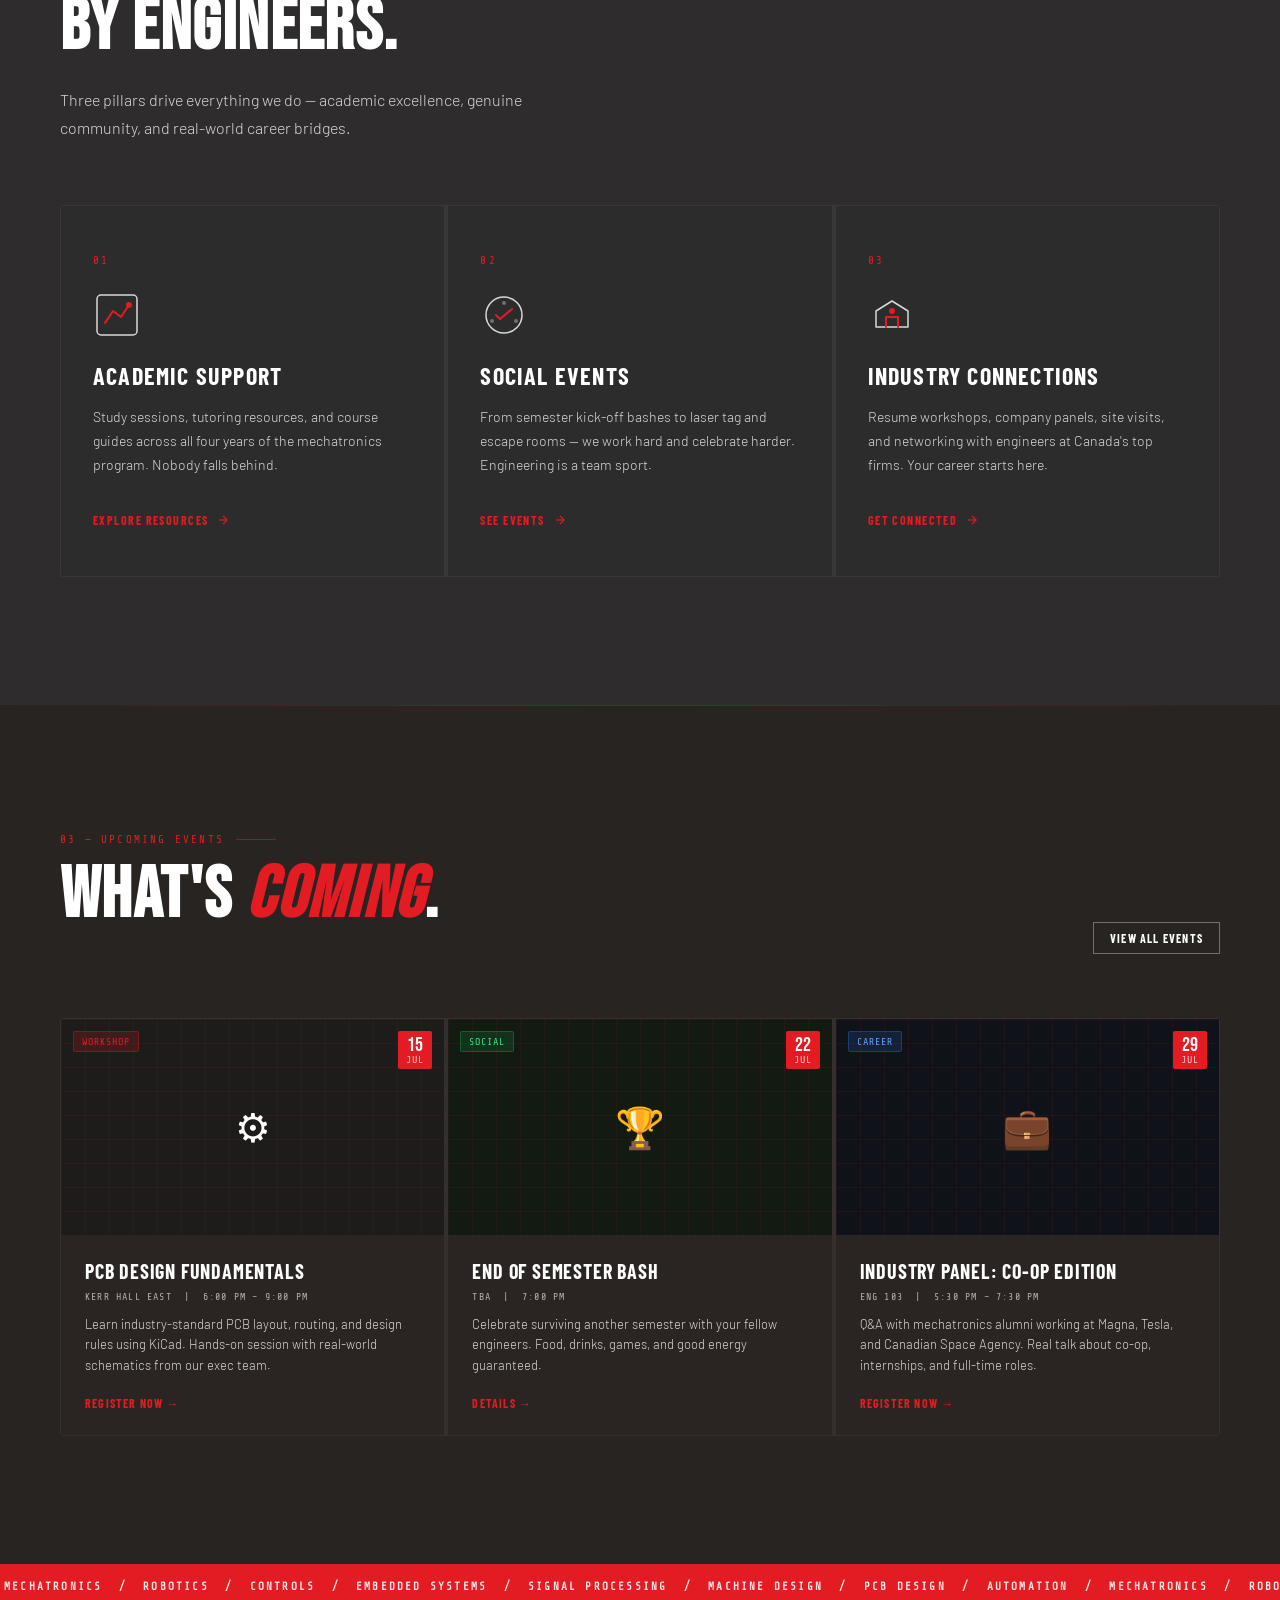
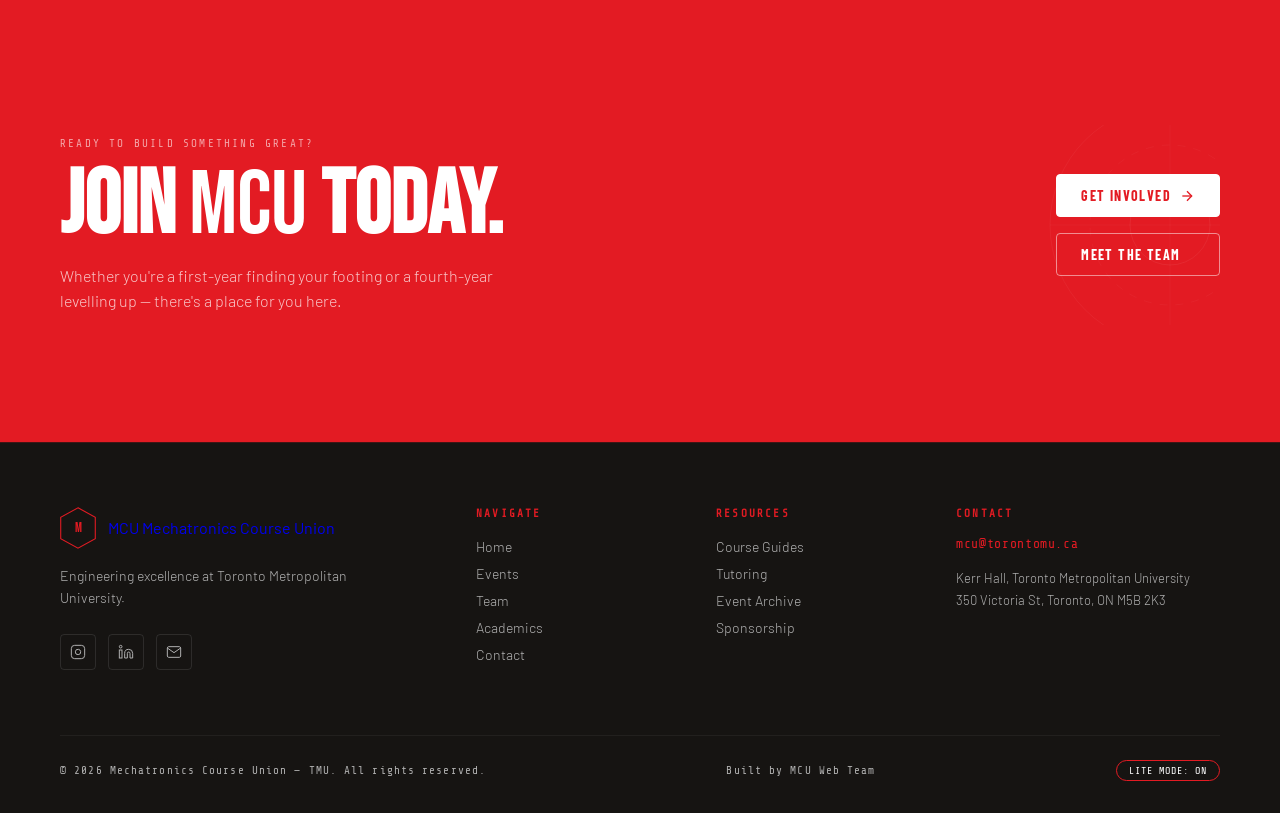
<file: index (1).html>
<!DOCTYPE html>
<html lang="en">
<head>
  <meta charset="UTF-8" />
  <meta name="viewport" content="width=device-width, initial-scale=1.0" />
  <title>MCU — Mechatronics Course Union | TMU</title>
  <meta name="description" content="The Mechatronics Course Union at Toronto Metropolitan University — engineering excellence, innovation, and community." />
  <link rel="preconnect" href="https://fonts.googleapis.com" />
  <link rel="preconnect" href="https://fonts.gstatic.com" crossorigin />
  <link href="https://fonts.googleapis.com/css2?family=Bebas+Neue&family=Barlow:ital,wght@0,300;0,400;0,500;0,600;1,300&family=Barlow+Condensed:wght@400;600;700&family=Share+Tech+Mono&display=swap" rel="stylesheet" />
  <link rel="stylesheet" href="css/style.css" />
</head>
<body>

  <!-- ═══════════════════ LOADER ═══════════════════ -->
  <div id="loader">
    <div class="loader-inner">
      <svg class="loader-hex" viewBox="0 0 100 116" fill="none" xmlns="http://www.w3.org/2000/svg">
        <polygon points="50,2 98,28 98,88 50,114 2,88 2,28" stroke="#e31b23" stroke-width="1.5" fill="none" class="hex-stroke"/>
        <polygon points="50,15 85,34 85,82 50,101 15,82 15,34" stroke="#e31b23" stroke-width="0.5" fill="none" opacity="0.4"/>
      </svg>
      <div class="loader-text">
        <span class="mono">INITIALIZING</span>
        <div class="loader-bar"><div class="loader-fill"></div></div>
        <span class="loader-pct mono">0%</span>
      </div>
    </div>
  </div>

  <!-- ═══════════════════ CANVAS BG ═══════════════════ -->
  <canvas id="bg-canvas"></canvas>

  <!-- ═══════════════════ NAV ═══════════════════ -->
  <nav id="nav">
    <div class="nav-inner">
      <a href="index.html" class="nav-logo">
        <svg width="32" height="37" viewBox="0 0 100 116" fill="none">
          <polygon points="50,2 98,28 98,88 50,114 2,88 2,28" stroke="#e31b23" stroke-width="3" fill="none"/>
          <text x="50" y="68" text-anchor="middle" font-family="Bebas Neue" font-size="36" fill="#e31b23">M</text>
        </svg>
        <span class="logo-text">MCU</span>
      </a>
      <ul class="nav-links">
        <li><a href="index.html" class="nav-link active">Home</a></li>
        <li><a href="events.html" class="nav-link">Events</a></li>
        <li><a href="team.html" class="nav-link">Team</a></li>
        <li><a href="academics.html" class="nav-link">Academics</a></li>
        <li><a href="contact.html" class="nav-link">Contact</a></li>
      </ul>
      <a href="contact.html" class="nav-cta">Join Us</a>
      <button class="nav-hamburger" id="nav-hamburger" aria-label="Open menu">
        <span></span><span></span><span></span>
      </button>
    </div>
    <div class="mobile-menu" id="mobile-menu">
      <ul>
        <li><a href="index.html">Home</a></li>
        <li><a href="events.html">Events</a></li>
        <li><a href="team.html">Team</a></li>
        <li><a href="academics.html">Academics</a></li>
        <li><a href="contact.html">Contact</a></li>
        <li><a href="contact.html" class="mobile-cta">Join Us</a></li>
      </ul>
    </div>
  </nav>

  <!-- ═══════════════════ HERO ═══════════════════ -->
  <section id="hero">
    <div class="hero-scan-line"></div>
    <div class="hero-grid-overlay"></div>

    <!-- Floating mechanical elements -->
    <div class="mech-float mf1">
      <svg viewBox="0 0 80 80" fill="none">
        <circle cx="40" cy="40" r="35" stroke="#e31b23" stroke-width="0.8" opacity="0.4"/>
        <circle cx="40" cy="40" r="25" stroke="#e31b23" stroke-width="0.4" opacity="0.3" stroke-dasharray="4 4"/>
        <circle cx="40" cy="40" r="5" fill="#e31b23" opacity="0.6"/>
        <line x1="40" y1="5" x2="40" y2="75" stroke="#e31b23" stroke-width="0.4" opacity="0.2"/>
        <line x1="5" y1="40" x2="75" y2="40" stroke="#e31b23" stroke-width="0.4" opacity="0.2"/>
      </svg>
    </div>
    <div class="mech-float mf2">
      <svg viewBox="0 0 60 60" fill="none">
        <polygon points="30,2 58,17 58,43 30,58 2,43 2,17" stroke="#e31b23" stroke-width="0.8" opacity="0.3"/>
        <polygon points="30,12 48,22 48,38 30,48 12,38 12,22" stroke="#e31b23" stroke-width="0.4" opacity="0.2"/>
      </svg>
    </div>
    <div class="mech-float mf3">
      <svg viewBox="0 0 100 100" fill="none">
        <rect x="10" y="10" width="80" height="80" stroke="#e31b23" stroke-width="0.6" opacity="0.25" transform="rotate(45 50 50)"/>
        <rect x="25" y="25" width="50" height="50" stroke="#e31b23" stroke-width="0.4" opacity="0.15" transform="rotate(45 50 50)"/>
        <circle cx="50" cy="50" r="8" stroke="#e31b23" stroke-width="0.8" opacity="0.4"/>
      </svg>
    </div>
    <div class="mech-float mf4">
      <svg viewBox="0 0 80 80" fill="none">
        <path d="M 40 5 L 55 20 L 75 20 L 75 60 L 55 60 L 40 75 L 25 60 L 5 60 L 5 20 L 25 20 Z" stroke="#e31b23" stroke-width="0.6" opacity="0.2"/>
        <circle cx="40" cy="40" r="12" stroke="#e31b23" stroke-width="0.8" opacity="0.35"/>
        <circle cx="40" cy="40" r="4" fill="#e31b23" opacity="0.5"/>
      </svg>
    </div>

    <!-- HUD corner decorations -->
    <div class="hud-corner hud-tl"></div>
    <div class="hud-corner hud-tr"></div>
    <div class="hud-corner hud-bl"></div>
    <div class="hud-corner hud-br"></div>

    <!-- HUD labels -->
    <div class="hud-label hud-label-top"><span class="mono">SYS://TMU.MCU.V3.0</span></div>
    <div class="hud-label hud-label-bot"><span class="mono">LAT: 43.6577° N &nbsp;|&nbsp; LONG: 79.3788° W &nbsp;|&nbsp; STATUS: ACTIVE</span></div>

    <div class="hero-content">
      <div class="hero-badge reveal-up delay-1">
        <span class="badge-dot"></span>
        <span class="mono">TORONTO METROPOLITAN UNIVERSITY</span>
      </div>

      <h1 class="hero-headline reveal-up delay-2">
        <span class="line-wrap"><span class="hero-line">ENGINEER</span></span>
        <span class="line-wrap"><span class="hero-line hero-line-accent">THE</span></span>
        <span class="line-wrap"><span class="hero-line">FUTURE.</span></span>
      </h1>

      <p class="hero-sub reveal-up delay-3">
        The Mechatronics Course Union unites engineers, creators, and innovators at TMU. 
        We build community through academics, industry exposure, and relentless ambition.
      </p>

      <div class="hero-actions reveal-up delay-4">
        <a href="events.html" class="btn-primary">
          <span>Explore Events</span>
          <svg width="16" height="16" viewBox="0 0 24 24" fill="none" stroke="currentColor" stroke-width="2"><line x1="5" y1="12" x2="19" y2="12"/><polyline points="12 5 19 12 12 19"/></svg>
        </a>
        <a href="team.html" class="btn-ghost">
          <span>Meet the Team</span>
        </a>
      </div>

      <!-- Scroll indicator -->
      <div class="scroll-indicator reveal-up delay-5">
        <div class="scroll-line"></div>
        <span class="mono">SCROLL</span>
      </div>
    </div>

    <!-- Hero right panel — rotating ring display -->
    <div class="hero-visual reveal-right delay-2">
      <div class="ring-system">
        <div class="ring r1"></div>
        <div class="ring r2"></div>
        <div class="ring r3"></div>
        <div class="ring-center">
          <svg viewBox="0 0 80 80" fill="none">
            <polygon points="40,4 76,24 76,56 40,76 4,56 4,24" stroke="#e31b23" stroke-width="1.5" fill="#0a0a0a"/>
            <text x="40" y="52" text-anchor="middle" font-family="Bebas Neue" font-size="32" fill="#e31b23">MCU</text>
          </svg>
        </div>
        <!-- Orbiting dots -->
        <div class="orbit o1"><div class="orbit-dot"></div></div>
        <div class="orbit o2"><div class="orbit-dot od2"></div></div>
        <div class="orbit o3"><div class="orbit-dot od3"></div></div>
      </div>
      <!-- Readout panels -->
      <div class="readout-panels">
        <div class="readout-panel">
          <span class="mono rp-label">DEPT</span>
          <span class="rp-val">MECHATRONICS</span>
        </div>
        <div class="readout-panel">
          <span class="mono rp-label">YEAR</span>
          <span class="rp-val" id="current-year">2025</span>
        </div>
        <div class="readout-panel">
          <span class="mono rp-label">STATUS</span>
          <span class="rp-val rp-active">● ACTIVE</span>
        </div>
      </div>
    </div>
  </section>

  <!-- ═══════════════════ STATS ═══════════════════ -->
  <section id="stats" class="section-dark">
    <div class="container">
      <div class="stats-label"><span class="mono">// IMPACT AT A GLANCE</span></div>
      <div class="stats-grid">
        <div class="stat-item" data-target="200" data-suffix="+">
          <div class="stat-bar"></div>
          <div class="stat-number"><span class="count">0</span><span class="stat-suffix">+</span></div>
          <div class="stat-name">Active Members</div>
          <div class="stat-desc mono">Engineers & innovators</div>
        </div>
        <div class="stat-item" data-target="30" data-suffix="+">
          <div class="stat-bar"></div>
          <div class="stat-number"><span class="count">0</span><span class="stat-suffix">+</span></div>
          <div class="stat-name">Events Yearly</div>
          <div class="stat-desc mono">Workshops, socials & more</div>
        </div>
        <div class="stat-item" data-target="10" data-suffix="+">
          <div class="stat-bar"></div>
          <div class="stat-number"><span class="count">0</span><span class="stat-suffix">+</span></div>
          <div class="stat-name">Years Active</div>
          <div class="stat-desc mono">Building community</div>
        </div>
        <div class="stat-item" data-target="15" data-suffix="+">
          <div class="stat-bar"></div>
          <div class="stat-number"><span class="count">0</span><span class="stat-suffix">+</span></div>
          <div class="stat-name">Industry Partners</div>
          <div class="stat-desc mono">Career connections</div>
        </div>
      </div>
    </div>
  </section>

  <!-- ═══════════════════ WHAT WE DO ═══════════════════ -->
  <section id="what-we-do" class="section-light">
    <div class="container">
      <div class="section-header">
        <div class="section-tag"><span class="mono">02 — WHAT WE DO</span></div>
        <h2 class="section-title">Built for <em>Engineers</em>,<br/>By Engineers.</h2>
        <p class="section-desc">Three pillars drive everything we do — academic excellence, genuine community, and real-world career bridges.</p>
      </div>

      <div class="pillars-grid">
        <div class="pillar-card reveal-up" data-index="0">
          <div class="pillar-num mono">01</div>
          <div class="pillar-icon">
            <svg viewBox="0 0 48 48" fill="none">
              <rect x="4" y="4" width="40" height="40" rx="4" stroke="currentColor" stroke-width="1.5"/>
              <path d="M12 32 L20 20 L28 26 L36 14" stroke="#e31b23" stroke-width="2" stroke-linecap="round" stroke-linejoin="round"/>
              <circle cx="36" cy="14" r="3" fill="#e31b23"/>
            </svg>
          </div>
          <h3 class="pillar-title">Academic Support</h3>
          <p class="pillar-text">Study sessions, tutoring resources, and course guides across all four years of the mechatronics program. Nobody falls behind.</p>
          <a href="academics.html" class="pillar-link">
            <span>Explore Resources</span>
            <svg width="14" height="14" viewBox="0 0 24 24" fill="none" stroke="currentColor" stroke-width="2"><line x1="5" y1="12" x2="19" y2="12"/><polyline points="12 5 19 12 12 19"/></svg>
          </a>
          <div class="pillar-glow"></div>
        </div>

        <div class="pillar-card reveal-up" data-index="1">
          <div class="pillar-num mono">02</div>
          <div class="pillar-icon">
            <svg viewBox="0 0 48 48" fill="none">
              <circle cx="24" cy="24" r="18" stroke="currentColor" stroke-width="1.5"/>
              <path d="M16 24 L20 28 L32 18" stroke="#e31b23" stroke-width="2" stroke-linecap="round" stroke-linejoin="round"/>
              <circle cx="24" cy="12" r="2" fill="currentColor" opacity="0.4"/>
              <circle cx="12" cy="30" r="2" fill="currentColor" opacity="0.4"/>
              <circle cx="36" cy="30" r="2" fill="currentColor" opacity="0.4"/>
            </svg>
          </div>
          <h3 class="pillar-title">Social Events</h3>
          <p class="pillar-text">From semester kick-off bashes to laser tag and escape rooms — we work hard and celebrate harder. Engineering is a team sport.</p>
          <a href="events.html" class="pillar-link">
            <span>See Events</span>
            <svg width="14" height="14" viewBox="0 0 24 24" fill="none" stroke="currentColor" stroke-width="2"><line x1="5" y1="12" x2="19" y2="12"/><polyline points="12 5 19 12 12 19"/></svg>
          </a>
          <div class="pillar-glow"></div>
        </div>

        <div class="pillar-card reveal-up" data-index="2">
          <div class="pillar-num mono">03</div>
          <div class="pillar-icon">
            <svg viewBox="0 0 48 48" fill="none">
              <path d="M8 36 L8 20 L24 10 L40 20 L40 36 Z" stroke="currentColor" stroke-width="1.5" stroke-linejoin="round"/>
              <path d="M18 36 L18 26 L30 26 L30 36" stroke="#e31b23" stroke-width="2" stroke-linecap="round" stroke-linejoin="round"/>
              <circle cx="24" cy="20" r="3" fill="#e31b23"/>
            </svg>
          </div>
          <h3 class="pillar-title">Industry Connections</h3>
          <p class="pillar-text">Resume workshops, company panels, site visits, and networking with engineers at Canada's top firms. Your career starts here.</p>
          <a href="contact.html" class="pillar-link">
            <span>Get Connected</span>
            <svg width="14" height="14" viewBox="0 0 24 24" fill="none" stroke="currentColor" stroke-width="2"><line x1="5" y1="12" x2="19" y2="12"/><polyline points="12 5 19 12 12 19"/></svg>
          </a>
          <div class="pillar-glow"></div>
        </div>
      </div>
    </div>
  </section>

  <!-- ═══════════════════ EVENTS PREVIEW ═══════════════════ -->
  <section id="events-preview" class="section-dark">
    <div class="container">
      <div class="section-header flex-header">
        <div>
          <div class="section-tag"><span class="mono">03 — UPCOMING EVENTS</span></div>
          <h2 class="section-title">What's <em>Coming</em>.</h2>
        </div>
        <a href="events.html" class="btn-ghost btn-sm">View All Events</a>
      </div>

      <div class="events-grid">
        <article class="event-card ec-featured reveal-up" data-index="0">
          <div class="event-img-wrap">
            <div class="event-img-placeholder">
              <div class="ep-grid"></div>
              <span class="ep-icon">⚙</span>
            </div>
            <div class="event-badge badge-workshop">Workshop</div>
            <div class="event-date-chip">
              <span class="edc-day">15</span>
              <span class="edc-mon">Jul</span>
            </div>
          </div>
          <div class="event-body">
            <h3 class="event-title">PCB Design Fundamentals</h3>
            <p class="event-meta mono">KERR HALL EAST &nbsp;|&nbsp; 6:00 PM – 9:00 PM</p>
            <p class="event-desc">Learn industry-standard PCB layout, routing, and design rules using KiCad. Hands-on session with real-world schematics from our exec team.</p>
            <a href="events.html" class="event-cta">Register Now →</a>
          </div>
        </article>

        <article class="event-card reveal-up" data-index="1">
          <div class="event-img-wrap">
            <div class="event-img-placeholder eip-social">
              <div class="ep-grid"></div>
              <span class="ep-icon">🏆</span>
            </div>
            <div class="event-badge badge-social">Social</div>
            <div class="event-date-chip">
              <span class="edc-day">22</span>
              <span class="edc-mon">Jul</span>
            </div>
          </div>
          <div class="event-body">
            <h3 class="event-title">End of Semester Bash</h3>
            <p class="event-meta mono">TBA &nbsp;|&nbsp; 7:00 PM</p>
            <p class="event-desc">Celebrate surviving another semester with your fellow engineers. Food, drinks, games, and good energy guaranteed.</p>
            <a href="events.html" class="event-cta">Details →</a>
          </div>
        </article>

        <article class="event-card reveal-up" data-index="2">
          <div class="event-img-wrap">
            <div class="event-img-placeholder eip-career">
              <div class="ep-grid"></div>
              <span class="ep-icon">💼</span>
            </div>
            <div class="event-badge badge-career">Career</div>
            <div class="event-date-chip">
              <span class="edc-day">29</span>
              <span class="edc-mon">Jul</span>
            </div>
          </div>
          <div class="event-body">
            <h3 class="event-title">Industry Panel: Co-op Edition</h3>
            <p class="event-meta mono">ENG 103 &nbsp;|&nbsp; 5:30 PM – 7:30 PM</p>
            <p class="event-desc">Q&A with mechatronics alumni working at Magna, Tesla, and Canadian Space Agency. Real talk about co-op, internships, and full-time roles.</p>
            <a href="events.html" class="event-cta">Register Now →</a>
          </div>
        </article>
      </div>
    </div>
  </section>

  <!-- ═══════════════════ MARQUEE STRIP ═══════════════════ -->
  <div class="marquee-strip">
    <div class="marquee-track">
      <span class="mono">MECHATRONICS &nbsp;/&nbsp;</span>
      <span class="mono">ROBOTICS &nbsp;/&nbsp;</span>
      <span class="mono">CONTROLS &nbsp;/&nbsp;</span>
      <span class="mono">EMBEDDED SYSTEMS &nbsp;/&nbsp;</span>
      <span class="mono">SIGNAL PROCESSING &nbsp;/&nbsp;</span>
      <span class="mono">MACHINE DESIGN &nbsp;/&nbsp;</span>
      <span class="mono">PCB DESIGN &nbsp;/&nbsp;</span>
      <span class="mono">AUTOMATION &nbsp;/&nbsp;</span>
      <span class="mono">MECHATRONICS &nbsp;/&nbsp;</span>
      <span class="mono">ROBOTICS &nbsp;/&nbsp;</span>
      <span class="mono">CONTROLS &nbsp;/&nbsp;</span>
      <span class="mono">EMBEDDED SYSTEMS &nbsp;/&nbsp;</span>
      <span class="mono">SIGNAL PROCESSING &nbsp;/&nbsp;</span>
      <span class="mono">MACHINE DESIGN &nbsp;/&nbsp;</span>
      <span class="mono">PCB DESIGN &nbsp;/&nbsp;</span>
      <span class="mono">AUTOMATION &nbsp;/&nbsp;</span>
    </div>
  </div>

  <!-- ═══════════════════ CTA BANNER ═══════════════════ -->
  <section id="cta-banner" class="section-red">
    <div class="container">
      <div class="cta-inner">
        <div class="cta-content reveal-up">
          <span class="mono cta-eyebrow">READY TO BUILD SOMETHING GREAT?</span>
          <h2 class="cta-headline">Join <strong>MCU</strong> Today.</h2>
          <p class="cta-sub">Whether you're a first-year finding your footing or a fourth-year levelling up — there's a place for you here.</p>
        </div>
        <div class="cta-actions reveal-up delay-1">
          <a href="contact.html" class="btn-white">
            <span>Get Involved</span>
            <svg width="16" height="16" viewBox="0 0 24 24" fill="none" stroke="currentColor" stroke-width="2"><line x1="5" y1="12" x2="19" y2="12"/><polyline points="12 5 19 12 12 19"/></svg>
          </a>
          <a href="team.html" class="btn-outline-white">Meet the Team</a>
        </div>
        <!-- Decorative engineering lines -->
        <div class="cta-deco">
          <svg viewBox="0 0 400 200" fill="none" preserveAspectRatio="xMidYMid slice">
            <circle cx="350" cy="100" r="120" stroke="rgba(255,255,255,0.08)" stroke-width="1"/>
            <circle cx="350" cy="100" r="80" stroke="rgba(255,255,255,0.06)" stroke-width="1" stroke-dasharray="8 8"/>
            <circle cx="350" cy="100" r="40" stroke="rgba(255,255,255,0.1)" stroke-width="1"/>
            <line x1="230" y1="100" x2="400" y2="100" stroke="rgba(255,255,255,0.06)" stroke-width="1"/>
            <line x1="350" y1="0" x2="350" y2="200" stroke="rgba(255,255,255,0.06)" stroke-width="1"/>
          </svg>
        </div>
      </div>
    </div>
  </section>

  <!-- ═══════════════════ FOOTER ═══════════════════ -->
  <footer id="footer">
    <div class="container">
      <div class="footer-inner">
        <div class="footer-brand">
          <a href="index.html" class="footer-logo">
            <svg width="36" height="42" viewBox="0 0 100 116" fill="none">
              <polygon points="50,2 98,28 98,88 50,114 2,88 2,28" stroke="#e31b23" stroke-width="3" fill="none"/>
              <text x="50" y="68" text-anchor="middle" font-family="Bebas Neue" font-size="36" fill="#e31b23">M</text>
            </svg>
            <div>
              <span class="footer-logo-name">MCU</span>
              <span class="footer-logo-sub">Mechatronics Course Union</span>
            </div>
          </a>
          <p class="footer-tagline">Engineering excellence at Toronto Metropolitan University.</p>
          <div class="footer-socials">
            <a href="https://instagram.com" target="_blank" rel="noopener noreferrer" class="social-link" aria-label="Instagram">
              <svg viewBox="0 0 24 24" fill="none" stroke="currentColor" stroke-width="1.5"><rect x="2" y="2" width="20" height="20" rx="5" ry="5"/><path d="M16 11.37A4 4 0 1 1 12.63 8 4 4 0 0 1 16 11.37z"/><line x1="17.5" y1="6.5" x2="17.51" y2="6.5"/></svg>
            </a>
            <a href="https://linkedin.com" target="_blank" rel="noopener noreferrer" class="social-link" aria-label="LinkedIn">
              <svg viewBox="0 0 24 24" fill="none" stroke="currentColor" stroke-width="1.5"><path d="M16 8a6 6 0 0 1 6 6v7h-4v-7a2 2 0 0 0-2-2 2 2 0 0 0-2 2v7h-4v-7a6 6 0 0 1 6-6z"/><rect x="2" y="9" width="4" height="12"/><circle cx="4" cy="4" r="2"/></svg>
            </a>
            <a href="mailto:mcu@torontomu.ca" class="social-link" aria-label="Email">
              <svg viewBox="0 0 24 24" fill="none" stroke="currentColor" stroke-width="1.5"><path d="M4 4h16c1.1 0 2 .9 2 2v12c0 1.1-.9 2-2 2H4c-1.1 0-2-.9-2-2V6c0-1.1.9-2 2-2z"/><polyline points="22,6 12,13 2,6"/></svg>
            </a>
          </div>
        </div>

        <div class="footer-nav-col">
          <h4 class="footer-col-title mono">NAVIGATE</h4>
          <ul class="footer-links">
            <li><a href="index.html">Home</a></li>
            <li><a href="events.html">Events</a></li>
            <li><a href="team.html">Team</a></li>
            <li><a href="academics.html">Academics</a></li>
            <li><a href="contact.html">Contact</a></li>
          </ul>
        </div>

        <div class="footer-nav-col">
          <h4 class="footer-col-title mono">RESOURCES</h4>
          <ul class="footer-links">
            <li><a href="academics.html">Course Guides</a></li>
            <li><a href="academics.html">Tutoring</a></li>
            <li><a href="events.html">Event Archive</a></li>
            <li><a href="contact.html">Sponsorship</a></li>
          </ul>
        </div>

        <div class="footer-contact-col">
          <h4 class="footer-col-title mono">CONTACT</h4>
          <a href="mailto:mcu@torontomu.ca" class="footer-email">mcu@torontomu.ca</a>
          <p class="footer-address">Kerr Hall, Toronto Metropolitan University<br/>350 Victoria St, Toronto, ON M5B 2K3</p>
        </div>
      </div>

      <div class="footer-bottom">
        <span class="mono footer-copy">© <span id="footer-year">2025</span> Mechatronics Course Union — TMU. All rights reserved.</span>
        <span class="mono footer-built">Built by MCU Web Team</span>
      </div>
    </div>
  </footer>

  <script src="js/main.js"></script>
</body>
</html>
</file>
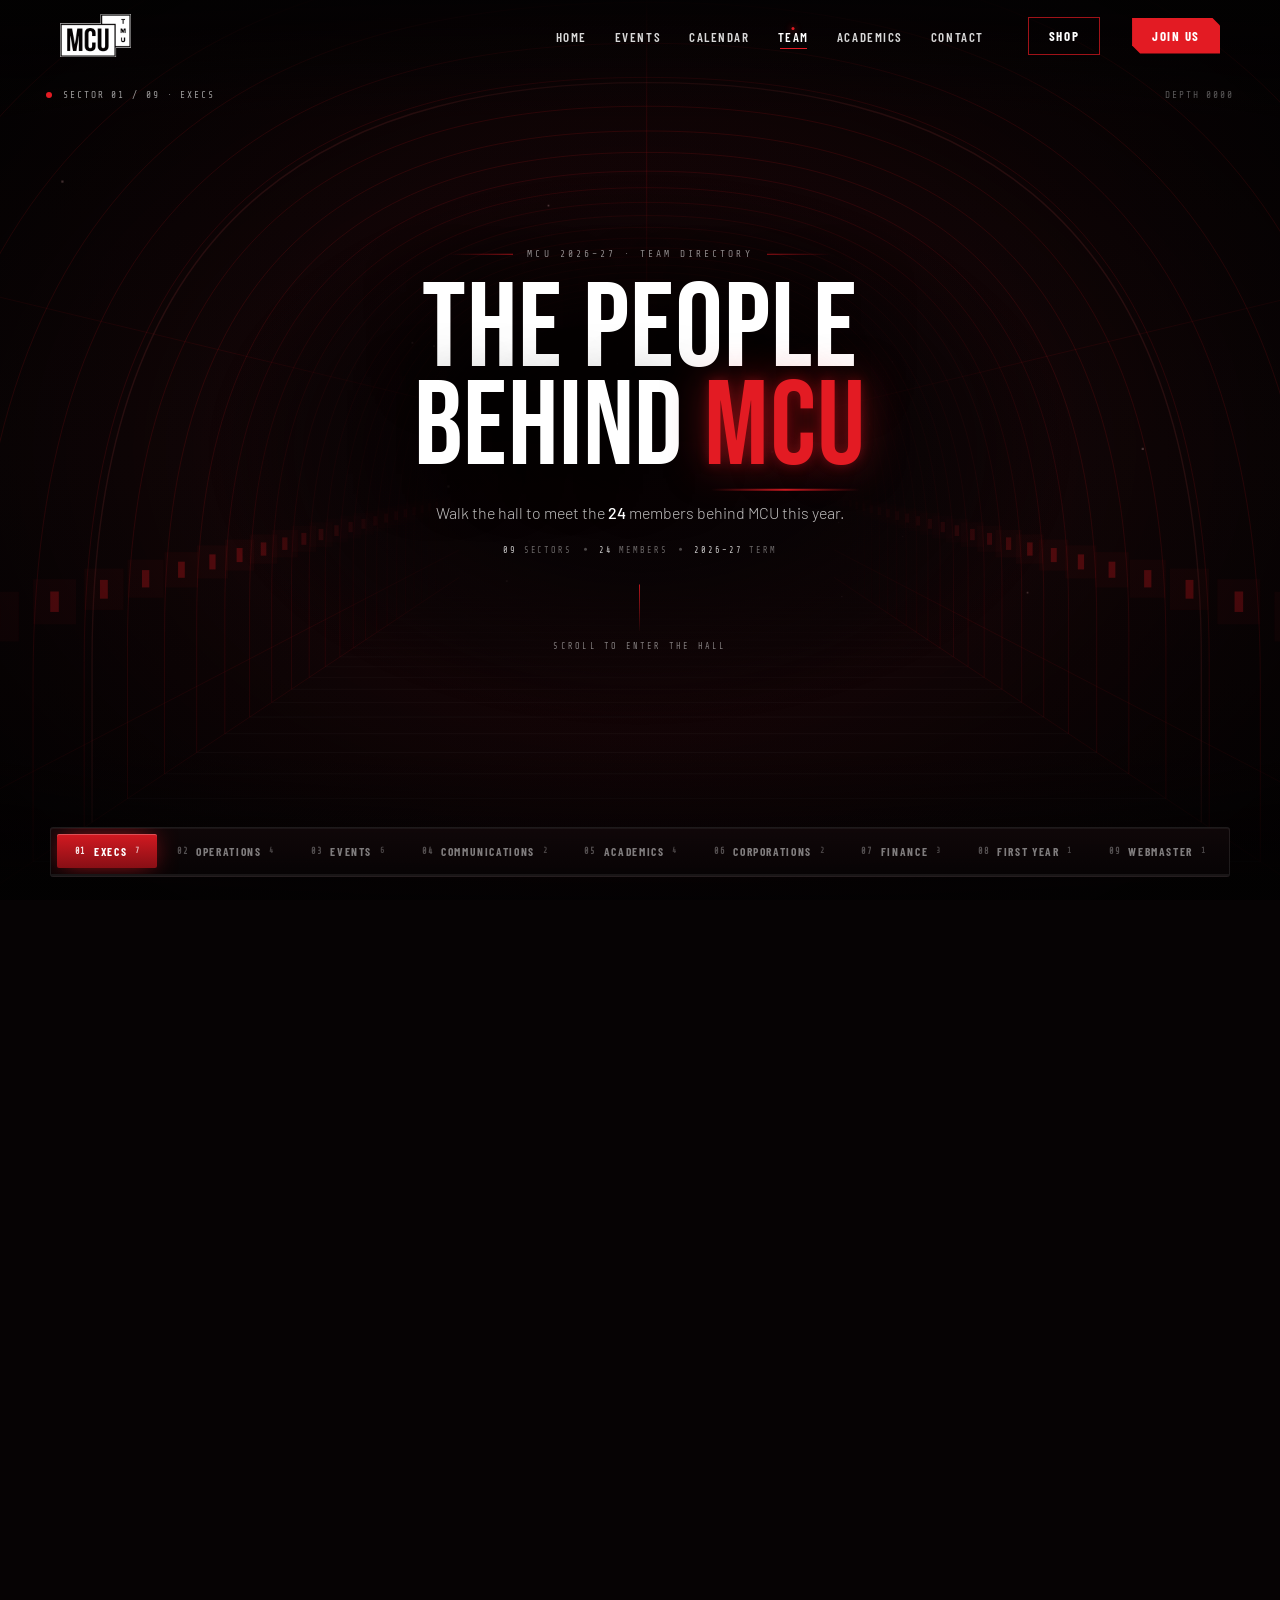
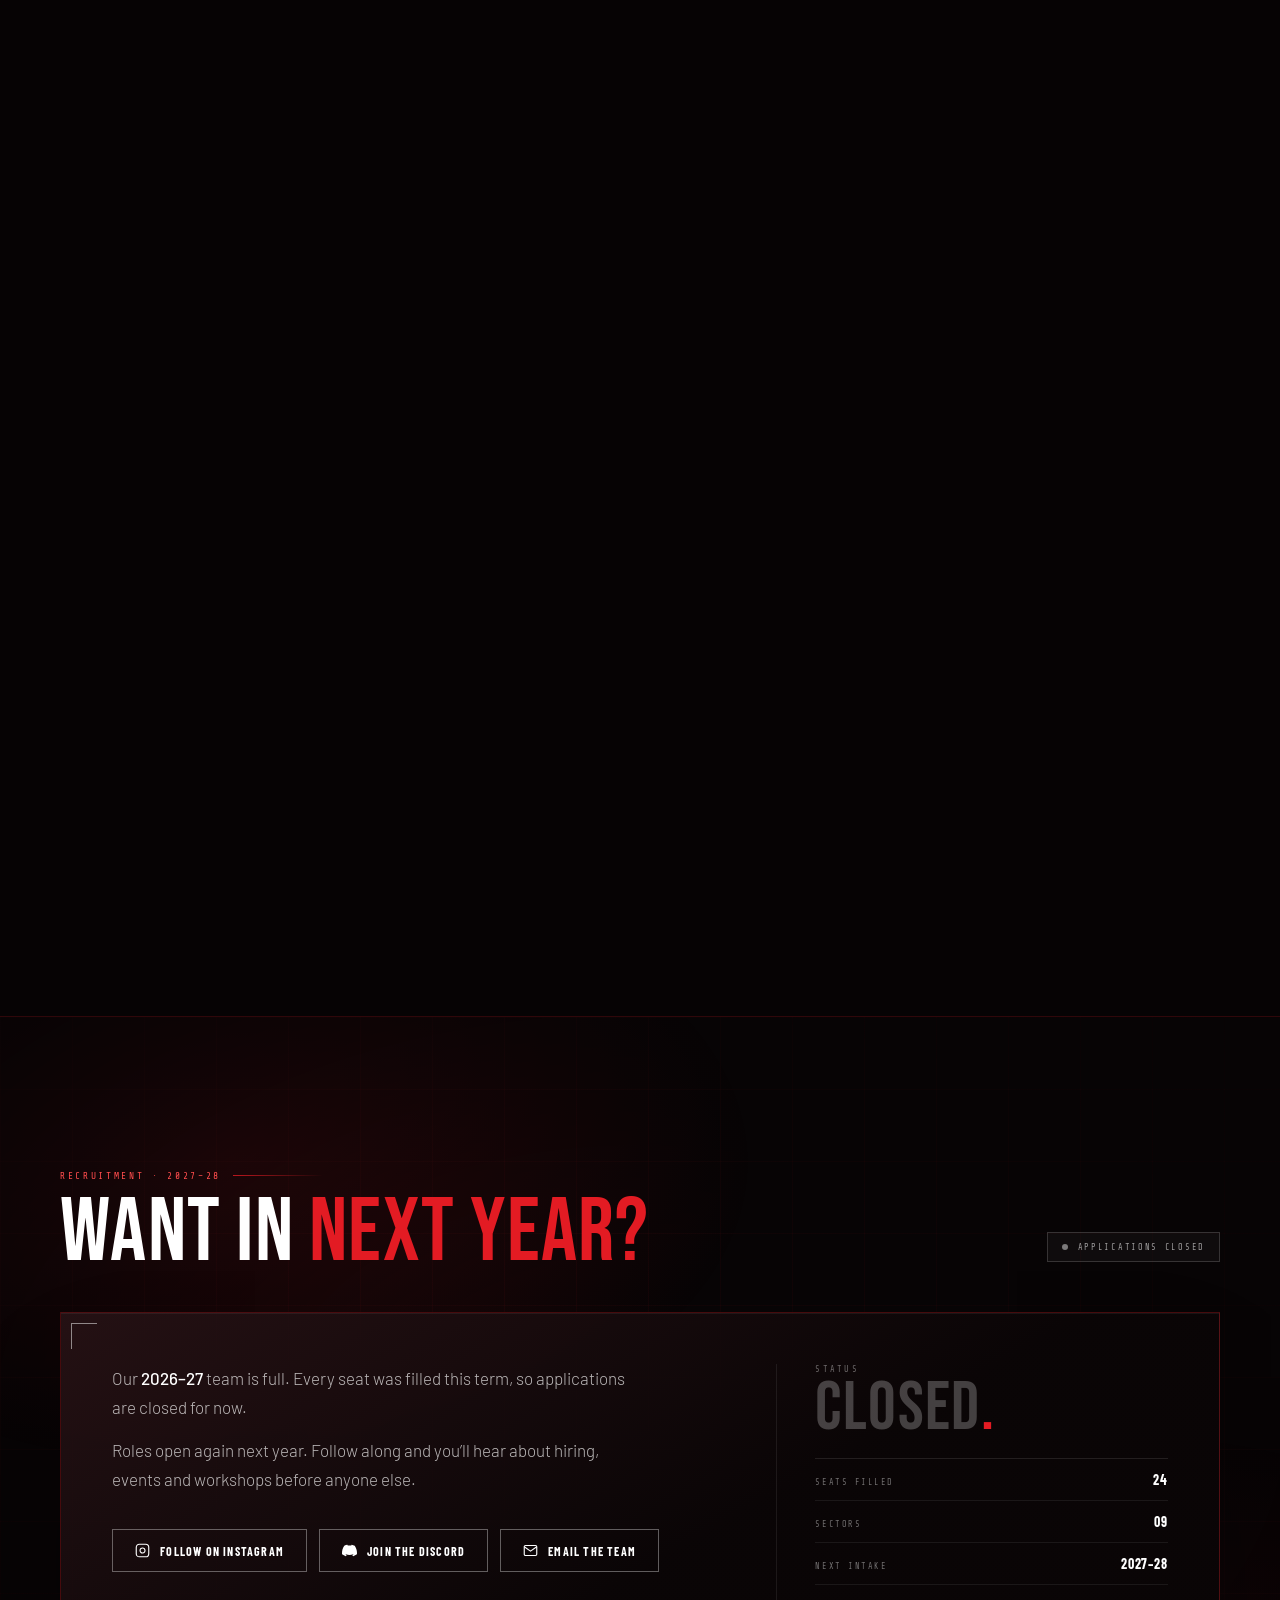
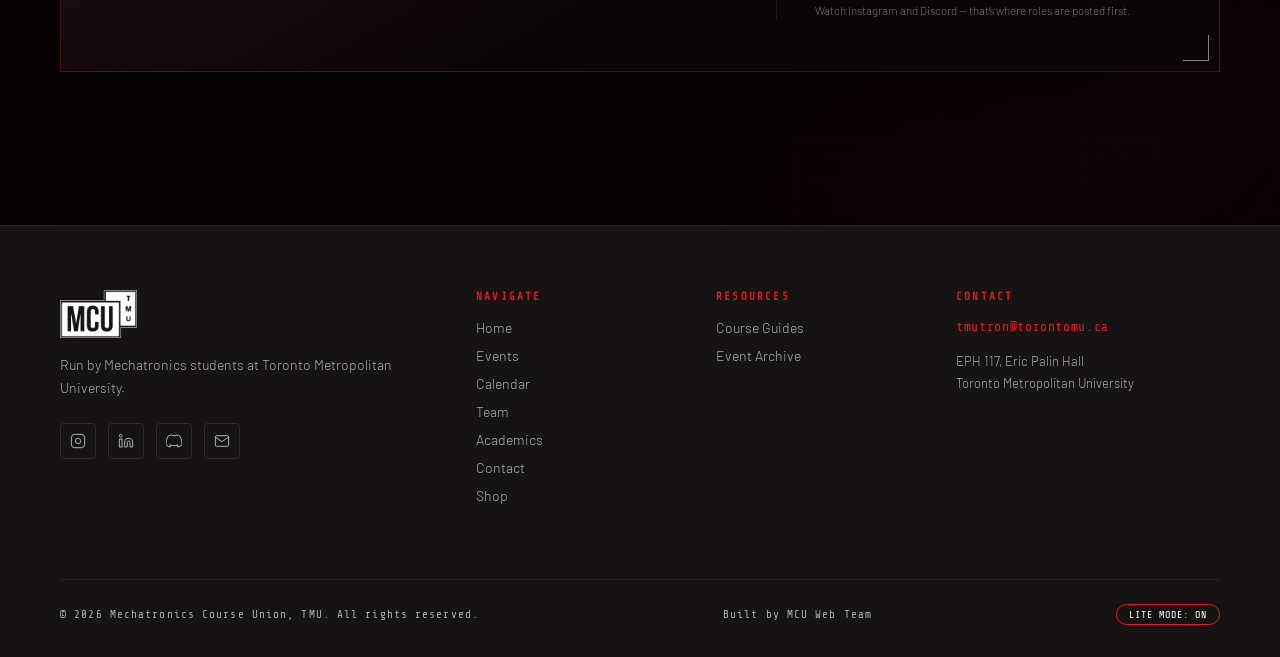
<file: team.html>
<!DOCTYPE html>
<html lang="en">
<head>
<meta charset="UTF-8" />
<meta name="viewport" content="width=device-width, initial-scale=1.0, viewport-fit=cover" />
<title>Team | MCU | Mechatronics Course Union · TMU</title>
<meta name="description" content="Meet the people behind the Mechatronics Course Union at Toronto Metropolitan University. Walk the tunnel, open a frame, meet the team." />
<meta name="theme-color" content="#0b0506" />
<link rel="icon" href="/favicon.ico" sizes="any">
<link rel="icon" type="image/png" sizes="32x32" href="/favicon-32.png">
<link rel="icon" type="image/png" sizes="16x16" href="/favicon-16.png">
<link rel="apple-touch-icon" href="/apple-touch-icon.png">
<link rel="icon" type="image/png" sizes="192x192" href="/favicon-192.png">
<link rel="preconnect" href="https://fonts.googleapis.com" />
<link rel="preconnect" href="https://fonts.gstatic.com" crossorigin />
<link href="https://fonts.googleapis.com/css2?family=Bebas+Neue&family=Barlow:wght@300;400;500;600&family=Barlow+Condensed:wght@600;700&family=Share+Tech+Mono&display=swap" rel="stylesheet" />
<link rel="stylesheet" href="css/style.css" />
<link rel="stylesheet" href="css/team.css" />

<!-- ═══════════════════════════════════════════════════════════
     TEAM DATA — the only place you edit to add or change people.

     FIELDS
       g      stack: "president", "vps", "directors", "fyr", "webmaster"
       n      full name
       r      short role label
       port   portfolio: Academics, Operations, Events, Comms,
              Corporate, Finance, Engagement. Drives which tunnel
              frame a person appears in.
       p      photo file inside assets/images/ (case sensitive).
              Initials show if the file is missing.
       b      bio text.
     ═══════════════════════════════════════════════════════════ -->
<script>
window.MCU_SERIES = "MCU 2026-27";

window.MCU_GROUPS = [
  { id: "vps",       finger: "index",  label: "Vice Presidents",          short: "VPs",       rarity: "holo"   },
  { id: "president", finger: "middle", label: "President",                short: "President", rarity: "foil"   },
  { id: "directors", finger: "ring",   label: "Directors",                short: "Directors", rarity: "chrome" },
  { id: "fyr",       finger: "pinky",  label: "First Year Representative", short: "FYR",       rarity: "etched" },
  { id: "webmaster", finger: "thumb",  label: "Webmaster",                short: "Webmaster", rarity: "etched" }
];

window.MCU_TEAM = [

  /* ───────── President ───────── */
  { g: "president", n: "Wyatt Ewart", r: "President", port: "Presidency", p: "wyatt.mcu.jpeg",
    b: `Hello friends! My name is Wyatt and I'm your MCU Prez Jawn for the year. We did amazing work last year and it's time for us to expand on all of the services and events we pioneered before. My main focuses for the year will be expanding upon our academic advocacy, academic services, and community engagement. Fun facts about me: I LOVE Playing card games with my friends, (Euchre, Briscola, Cribbage, etc) and I LOVE Playing outside with my friends. #MCUonTop` },

  /* ───────── Vice Presidents ───────── */
  { g: "vps", n: "Muadh Ghori", r: "VP Academics", port: "Academics", p: "muadh.mcu.jpg",
    b: `Wsg. I am acting as your VP Academic this year. Come to me or any of the directors with your Academic Concerns and we gotchu. 🗿` },
  { g: "vps", n: "Qamber Rizvi", r: "VP Operations", port: "Operations", p: "qamber.mcu.jpg",
    b: `Hey everyone! I'm Qamber, and I am incredibly excited to serve as your VP Operations for the term. To me, being VP Ops is all about building a strong behind-the-scenes foundation so our team can turn massive ideas into reality. This year, I am entirely focused on elevating the student experience, with my biggest milestone being the launch of a first of its kind, dedicated large-scale Mechatronics conference where Tron students can connect, innovate, and grow. Working together with our amazing logistics team and the rest of the execs, I want to ensure everything runs flawlessly so we can deliver an unforgettable year for our community!` },
  { g: "vps", n: "Hassan Iqbal", r: "VP Finance", port: "Finance", p: "hassan.mcu.png",
    b: `Hi everyone, I'm Hassan, and I'm excited to be returning to the MCU executive team as your Vice President Finance this year. I'm proud of what we've accomplished so far and look forward to building on that momentum in the year ahead. As VP Finance, I'll be responsible for managing MCU's finances, supporting our teams, and helping turn ideas into impactful initiatives for Mechatronics students. Looking forward to working with the team and making this another successful year for our community.` },
  { g: "vps", n: "Muhammad Prince", r: "VP Comms", f: "VP Communications", port: "Comms", p: "prince.mcu.jpeg",
    b: `Hey everyone! My name is Muhammad and I'm thrilled to be your MCU VP Comms for the year! The MCU team set a massive precedent last year, and I'm here to make sure our messaging, branding, and outreach are louder and better than ever. My main focuses for the year will be keeping you all perfectly in the loop, leveling up our social media presence, and making sure our Mechatronics community feels more connected than ever.` },
  { g: "vps", n: "Angelo Koukopoulos", r: "VP Events", port: "Events", p: "angelo.mcu.jpeg",
    b: `Good morning, afternoon, evening! I am Angelo, the VP Events for MCU's 26-27 term. You'll often find me at events, not just the MCU ones, as I enjoy meeting new people and discovering new things. As VP Events, I work alongside my team to organise and plan social and technical events for Tron students and the engineering community. My goal is to make this year memorable by collaborating with many student groups, giving students a taste of everything engineering has to offer.` },
  { g: "vps", n: "Mohammed Dar", r: "VP Corps", port: "Corporate", p: "dar.mcu.png",
    b: `Wassup everyone! I'm Mohammed Dar, returning as MCU's Vice President Of Corporate Relations. I'm excited to keep building industry connections, bringing you new opportunities, and making this another great year for our mechatronics community. See you around campus!` },

  /* ───────── Directors ───────── */
  { g: "directors", n: "Ahesha Saseenthiran", r: "Dir. Media / Comms", f: "Director of Media / Comms Engagement", port: "Comms", p: "ahesha.mcu.jpg",
    b: `I am too nonchalant to write this.` },
  { g: "directors", n: "Laith Sabri", r: "Dir. Academics", f: "Director of Academics", port: "Academics", p: "laith.mcu.jpg",
    b: `Hello everyone! I'm Laith, I will be a 2nd year student this upcoming academic year, and I'm very excited to be your Director of Academics for this year. As a member of the Academics team, my team and I will work to support students through their academic journey by advocating for their needs, organizing study and review sessions, and helping connect students with resources that contribute to their success. I look forward to seeing and working with y'all!` },
  { g: "directors", n: "Jedi An Ballesteros", r: "Dir. Logistics", f: "Director of Logistics", port: "Operations", p: "jedi.mcu.jpg",
    b: `Hola everyone! My name is Jedi, and I'm excited to be serving as the Director of Logistics this year. My role involves helping coordinate events, managing resources, organizing schedules, and making sure everything runs smoothly behind the scenes so our team can focus on creating great experiences for students. Happy to be part of MCU and looking forward to a great year!` },
  { g: "directors", n: "Aryan Billava", r: "Dir. Logistics", f: "Director of Logistics", port: "Operations", p: "aryan.mcu.jpeg",
    b: `Hey everyone! I'm Aryan, and I am one of the Directors of Logistics for the MCU 2026-2027 term. As Director of Logistics, I'll be helping coordinate the behind the scenes planning that keeps MCU events and initiatives running smoothly. I'm excited to work alongside the team to create valuable opportunities and experiences for Mechatronics students throughout the year.` },
  { g: "directors", n: "Aashir Ahmed", r: "Dir. Finance", f: "Director of Finance", port: "Finance", p: "aashir.mcu.jpeg",
    b: `Hi everyone! I'm Aashir, returning as Finance Director for this year's MCU! I'll be continuing to assist with all financial responsibilities and making sure our team is well-equipped to run the greatest events all year round!` },
  { g: "directors", n: "Phelix Tang", r: "Dir. Finance", f: "Director of Finance", port: "Finance", p: "phelix.mcu.jpg",
    b: `Hey y'all, I'm Phelix. I'm entering my third year of mechatronics engineering and I will be your second finance director. As a member of finance my job is to make sure that we get the funding that we need for the year.` },
  { g: "directors", n: "Brandon Penafiel-Velez", r: "Dir. Academics", f: "Director of Academics", port: "Academics", p: "brandon.mcu.png",
    b: `Hello! My name is Brandon, and I am a 4th year mechatronics student. As a newly elected Director of Academics, I will be representing tron students and ensuring all of our voices and concerns regarding these new courses are heard and worked on. I'm excited to showcase all of the things we have planned soon, but until then, good luck on your studies!` },
  { g: "directors", n: "Yasir Saeed", r: "Dir. Sponsors", f: "Director of Sponsors", port: "Corporate", p: "yasir.mcu.jpg",
    b: `Hi I'm Yasir, I'm a 4th year tron student and will be serving as the Director of Sponsorships this year. I'll be working alongside the corporate relations team to secure sponsorships and external funding and resources to support our exciting events and initiatives this year. Looking forward to another great year for the MCU!` },
  { g: "directors", n: "Alvina Usmani", r: "Dir. Events", f: "Director of Events", port: "Events", p: "alvina.mcu.jpeg",
    b: `Heyo! I'm Alvina and I'm thrilled to be one of your Directors of Events this year! My goal is to put together events that match what you want to see and give everyone a chance to relax when the semester starts... semester things… I hope our events can be something you look forward to throughout the year. I also love talking to new people, so if you ever spot me on campus, come say hi! It could end up as a fun little sidequest!!` },
  { g: "directors", n: "Avishan Ketheswaran", r: "Dir. Events", f: "Director of Events", port: "Events", p: "avishan.mcu.jpg",
    b: `I am too nonchalant to write this.` },
  { g: "directors", n: "Alliyah Davy", r: "Dir. Events", f: "Director of Events", port: "Events", p: "alliyah.mcu.jpg",
    b: `Hi everyone, my name is Alliyah. I'm entering into my 3rd year of Tron, and I'm excited to be one of your Directors of Events for this year. I will be dedicated to putting together unforgettable events and workshops throughout the year to bring the Eng community together outside of the classroom. I look forward to meeting and working with all of you to create an amazing experience for all students this coming year.` },
  { g: "directors", n: "Manavjeet Singh", r: "Dir. Events", f: "Director of Events", port: "Events", p: "manav.mcu.jpg",
    b: `Hello everyone! My name is Manavjeet, you can call me Manav and I am happy to be one of the director of events for the Mechatronics Course Union! I help out more with the technical stuff for workshops/events but I still help with other stuff as well. I can't wait to see all of you have fun and learn new things at the events happening throughout these years. Don't worry, we're going to make sure every event is amazing!` },
  { g: "directors", n: "Smit Shah", r: "Dir. Engagement", f: "Director of Engagement", port: "Engagement", p: "smit.mcu.jpg",
    b: `Hi there. I'm Smit! For the 2026-2027 academic year, I'll be serving as the Director of Engagement for the Mechatronics Course Union (MCU). I'm excited to help build a welcoming and engaging community for Mechatronics students, whether through events, initiatives, or simply creating more opportunities for students to connect with one another. I'm looking forward to making this year a memorable one and getting to know more of the MCU community.` },
  { g: "directors", n: "Patrick", r: "Dir. Academics", f: "Director of Academics", port: "Academics", p: "patrick.mcu.png",
    b: `I am too nonchalant to write this.` },
  { g: "directors", n: "Suling He", r: "Dir. Logistics", f: "Director of Logistics", port: "Operations", p: "suling.mcu.jpg",
    b: `Hi everyone! I am Suling, I will be a 3rd year tron student as of Sept 2026 plus one of the new Directors of Logistics for this year's MCU term. I am a part of a team that works behind the scenes to ensure MCU's amazing events and initiatives run smoothly. I cannot wait to see our plans roll into action~` },

  /* ───────── First Year Representative ───────── */
  { g: "fyr", n: "Michael Baikov", r: "FYR", f: "First Year Representative", p: "michaelb.mcu.jpg",
    b: `I'm too nonchalant to write this.` },

  /* ───────── Webmaster ───────── */
  { g: "webmaster", n: "Dwij Joshi", r: "Webmaster", port: "Web", p: "dwij.mcu.jpg",
    b: `Hola folks, I am the person behind what you're seeing right now. I just recently transferred from Computer to Mechatronics Engineering, because I finally realized what true peak is. I joined MCU because I like the color red and cool things, and would you look at that...MCU has both of them!! #ShockEmoji.` }
];

/* Tunnel frames, in the order you walk past them.
   A person lands in a frame if their group OR portfolio matches. */
window.MCU_TUNNEL = [
  { id: "execs",      label: "EXECS",          sub: "President & Vice Presidents", note: "Royal frame", royal: true,
    g: ["president", "vps"], port: ["Presidency"] },
  { id: "operations", label: "OPERATIONS",     sub: "Logistics, planning, the works", g: [], port: ["Operations"] },
  { id: "events",     label: "EVENTS",         sub: "Socials, workshops & engagement", g: [], port: ["Events", "Engagement"] },
  { id: "comms",      label: "COMMUNICATIONS", sub: "Media, branding & outreach", g: [], port: ["Comms"] },
  { id: "academics",  label: "ACADEMICS",      sub: "Course support & advocacy", g: [], port: ["Academics"] },
  { id: "corporate",  label: "CORPORATIONS",   sub: "Sponsors & industry", g: [], port: ["Corporate"] },
  { id: "finance",    label: "FINANCE",        sub: "Budget, funding & the books", g: [], port: ["Finance"] },
  { id: "fyr",        label: "FIRST YEAR",     sub: "First Year Representative", g: ["fyr"], port: [] },
  { id: "webmaster",  label: "WEBMASTER",      sub: "The person who built this page", g: ["webmaster"], port: [] }
];
</script>
</head>
<body>

<nav id="nav">
  <div class="nav-inner">
    <a href="index.html" class="nav-logo" aria-label="MCU, Mechatronics Course Union"><img src="assets/images/mcu-tmu-logo.png" alt="MCU, Mechatronics Course Union" class="nav-logo-img" /></a>
    <ul class="nav-links">
      <li><a href="index.html" class="nav-link">Home</a></li>
      <li><a href="events.html" class="nav-link">Events</a></li>
      <li><a href="calendar.html" class="nav-link">Calendar</a></li>
      <li><a href="team.html" class="nav-link active">Team</a></li>
      <li><a href="academics.html" class="nav-link">Academics</a></li>
      <li><a href="contact.html" class="nav-link">Contact</a></li>
    </ul>
    <a href="https://muesshop.square.site/shop/mcu/72XB3E2Q3XRV5HVXAL7HP7TK?page=1&limit=30&sort_by=category_order&sort_order=asc" target="_blank" rel="noopener noreferrer" class="nav-cta nav-shop">Shop</a>
    <a href="contact.html" class="nav-cta">Join Us</a>
    <button class="nav-hamburger" id="nav-hamburger" aria-label="Open menu"><span></span><span></span><span></span></button>
  </div>
  <div class="mobile-menu" id="mobile-menu">
    <ul>
      <li><a href="index.html">Home</a></li><li><a href="events.html">Events</a></li><li><a href="calendar.html">Calendar</a></li>
      <li><a href="team.html">Team</a></li><li><a href="academics.html">Academics</a></li><li><a href="contact.html">Contact</a></li>
      <li><a href="https://muesshop.square.site/shop/mcu/72XB3E2Q3XRV5HVXAL7HP7TK?page=1&limit=30&sort_by=category_order&sort_order=asc" target="_blank" rel="noopener noreferrer" class="mobile-cta">Shop</a></li>
      <li><a href="contact.html" class="mobile-cta">Join Us</a></li>
    </ul>
  </div>
</nav>

<main class="tm-page">

  <!-- ═══════════════ THE HALL ═══════════════ -->
  <section id="tunnel" class="tm-tunnel" aria-label="MCU team hall. Scroll down the hall to pass every sector, or open one from the dock.">
    <div class="tm-stage" id="tm-stage">
      <canvas id="tm-canvas" aria-hidden="true"></canvas>

      <button type="button" class="tm-wall" id="tm-wall" aria-label="Open the full team photo">
        <img src="assets/images/team.mcu.jpg" alt="The MCU 2026-27 team together" />
        <span class="tm-wall-plaque mono"><i aria-hidden="true"></i>The whole crew · click for full size</span>
      </button>

      <div class="tm-frames" id="tm-frames" aria-hidden="true"></div>
      <div class="tm-grade" aria-hidden="true"></div>

      <div class="tm-hud">
        <div class="tm-hud-left">
          <span class="tm-live" aria-hidden="true"></span>
          <span class="mono" id="tm-sector-label">SECTOR 01 / 09 · EXECS</span>
        </div>
        <div class="tm-hud-right mono" id="tm-depth">DEPTH 0000</div>
      </div>

      <div class="tm-intro" id="tm-intro">
        <p class="tm-intro-kicker"><i aria-hidden="true"></i><span class="mono">MCU 2026–27 · Team Directory</span><i aria-hidden="true"></i></p>
        <h1><span>The People</span><span>Behind <em>MCU</em></span></h1>
        <p class="tm-intro-p" id="tm-intro-p">Walk the hall to meet the 24 members behind MCU this year.</p>
        <div class="tm-intro-meta mono">
          <span><b data-sector-count>09</b> sectors</span><i aria-hidden="true"></i>
          <span><b data-team-count>24</b> members</span><i aria-hidden="true"></i>
          <span><b>2026–27</b> term</span>
        </div>
        <span class="tm-cue mono"><span class="tm-cue-line" aria-hidden="true"></span>Scroll to enter the hall</span>
      </div>

      <div class="tm-wallcap" id="tm-wallcap">
        <p class="mono">End of the hall · MCU 2026–27</p>
        <h2>The whole crew.</h2>
        <p class="tm-wallcap-p" id="tm-wallcap-p"></p>
        <button type="button" class="tm-wallcap-btn" id="tm-wallcap-btn">
          View the full photo
          <svg width="13" height="13" viewBox="0 0 24 24" fill="none" stroke="currentColor" stroke-width="2" aria-hidden="true"><path d="M7 17 17 7M9 7h8v8"/></svg>
        </button>
      </div>

      <div class="tm-dock">
        <div class="tm-rail" id="tm-rail" role="group" aria-label="Open a team sector"></div>
        <div class="tm-dock-progress" aria-hidden="true"><i id="tm-progress"></i></div>
      </div>

      <p class="tm-a11y mono">Sectors open with a click on a frame, or from the dock below.</p>
    </div>
  </section>

  <!-- ═══════════════ FALLBACK / PLAIN ROSTER ═══════════════ -->
  <section class="tm-roster" id="tm-roster" aria-label="Full team roster">
    <div class="container">
      <div class="tm-roster-head">
        <p class="tm-kicker mono">MCU 2026–27</p>
        <h2>The people behind MCU.</h2>
      </div>
      <div id="tm-roster-body"></div>
      <noscript><p class="tm-ns">The roster needs JavaScript. The full team is also on our Instagram and Discord, or email tmutron@torontomu.ca.</p></noscript>
    </div>
  </section>

  <!-- ═══════════════ APPLICATIONS ═══════════════ -->
  <section class="tm-open" id="open-roles" aria-labelledby="tm-open-title">
    <div class="container">
      <div class="tm-open-head">
        <div>
          <p class="tm-open-kicker mono">Recruitment · 2027–28</p>
          <h2 id="tm-open-title">Want in <em>next year?</em></h2>
        </div>
        <span class="tm-open-now mono"><i aria-hidden="true"></i>Applications closed</span>
      </div>

      <div class="tm-open-panel">
        <div class="tm-open-copy">
          <p>Our <strong>2026–27</strong> team is full. Every seat was filled this term, so applications are closed for now.</p>
          <p>Roles open again next year. Follow along and you’ll hear about hiring, events and workshops before anyone else.</p>
        <div class="tm-open-acts">
          <a href="https://instagram.com/tmutron" target="_blank" rel="noopener noreferrer" class="btn-ghost">
            <svg width="16" height="16" viewBox="0 0 24 24" fill="none" stroke="currentColor" stroke-width="1.8" aria-hidden="true"><rect x="2" y="2" width="20" height="20" rx="5"/><path d="M16 11.37A4 4 0 1 1 12.63 8 4 4 0 0 1 16 11.37z"/><line x1="17.5" y1="6.5" x2="17.51" y2="6.5"/></svg>
            Follow on Instagram
          </a>
          <a href="https://discord.gg/zHs7e9KayC" target="_blank" rel="noopener noreferrer" class="btn-ghost">
            <svg width="16" height="16" viewBox="0 0 24 24" fill="currentColor" aria-hidden="true"><path d="M20.317 4.37a19.791 19.791 0 0 0-4.885-1.515.074.074 0 0 0-.079.037c-.21.375-.444.864-.608 1.25a18.27 18.27 0 0 0-5.487 0 12.64 12.64 0 0 0-.617-1.25.077.077 0 0 0-.079-.037A19.736 19.736 0 0 0 3.677 4.37a.07.07 0 0 0-.032.027C.533 9.046-.32 13.58.099 18.057c.002.022.015.043.03.055a19.926 19.926 0 0 0 5.993 3.03.078.078 0 0 0 .084-.028c.462-.63.874-1.295 1.226-1.994a.076.076 0 0 0-.041-.106 13.107 13.107 0 0 1-1.872-.892.077.077 0 0 1-.008-.128 10.2 10.2 0 0 0 .372-.292.074.074 0 0 1 .077-.01c3.928 1.793 8.18 1.793 12.062 0a.074.074 0 0 1 .078.01c.12.098.246.198.373.292a.077.077 0 0 1-.006.127 12.299 12.299 0 0 1-1.873.892.077.077 0 0 0-.041.107c.36.698.772 1.362 1.225 1.993a.076.076 0 0 0 .084.028 19.839 19.839 0 0 0 6.002-3.03.077.077 0 0 0 .032-.054c.5-5.177-.838-9.674-3.549-13.66a.061.061 0 0 0-.031-.03z"/></svg>
            Join the Discord
          </a>
          <a href="mailto:tmutron@torontomu.ca" class="btn-ghost">
            <svg width="16" height="16" viewBox="0 0 24 24" fill="none" stroke="currentColor" stroke-width="1.8" aria-hidden="true"><path d="M4 4h16c1.1 0 2 .9 2 2v12c0 1.1-.9 2-2 2H4c-1.1 0-2-.9-2-2V6c0-1.1.9-2 2-2z"/><polyline points="22,6 12,13 2,6"/></svg>
            Email the team
          </a>
        </div>
        </div>
        <div class="tm-open-side">
          <span class="tm-open-status-label mono">Status</span>
          <p class="tm-open-status">CLOSED<span>.</span></p>
          <div class="tm-open-facts">
            <div class="tm-open-fact"><span>Seats filled</span><b data-team-count>24</b></div>
            <div class="tm-open-fact"><span>Sectors</span><b data-sector-count>09</b></div>
            <div class="tm-open-fact"><span>Next intake</span><b>2027–28</b></div>
          </div>
          <p class="tm-open-note">Watch Instagram and Discord — that’s where roles are posted first.</p>
        </div>
      </div>
    </div>
  </section>

</main>

<footer id="footer">
  <div class="container">
    <div class="footer-inner">
      <div class="footer-brand">
        <a href="index.html" class="footer-logo" aria-label="MCU, Mechatronics Course Union"><img src="assets/images/mcu-tmu-logo.png" alt="MCU, Mechatronics Course Union" class="footer-logo-img" /></a>
        <p class="footer-tagline">Run by Mechatronics students at Toronto Metropolitan University.</p>
        <div class="footer-socials">
          <a href="https://instagram.com/tmutron" target="_blank" rel="noopener noreferrer" class="social-link" aria-label="Instagram"><svg viewBox="0 0 24 24" fill="none" stroke="currentColor" stroke-width="1.5"><rect x="2" y="2" width="20" height="20" rx="5" ry="5"/><path d="M16 11.37A4 4 0 1 1 12.63 8 4 4 0 0 1 16 11.37z"/><line x1="17.5" y1="6.5" x2="17.51" y2="6.5"/></svg></a>
          <a href="https://www.linkedin.com/company/mechatronics-course-union-mcu-tmu/" target="_blank" rel="noopener noreferrer" class="social-link" aria-label="LinkedIn"><svg viewBox="0 0 24 24" fill="none" stroke="currentColor" stroke-width="1.5"><path d="M16 8a6 6 0 0 1 6 6v7h-4v-7a2 2 0 0 0-2-2 2 2 0 0 0-2 2v7h-4v-7a6 6 0 0 1 6-6z"/><rect x="2" y="9" width="4" height="12"/><circle cx="4" cy="4" r="2"/></svg></a>
          <a href="https://discord.gg/zHs7e9KayC" target="_blank" rel="noopener noreferrer" class="social-link" aria-label="Discord"><svg viewBox="0 0 24 24" fill="none" stroke="currentColor" stroke-width="1.5"><path d="M20.317 4.37a19.791 19.791 0 0 0-4.885-1.515.074.074 0 0 0-.079.037c-.21.375-.444.864-.608 1.25a18.27 18.27 0 0 0-5.487 0 12.64 12.64 0 0 0-.617-1.25.077.077 0 0 0-.079-.037A19.736 19.736 0 0 0 3.677 4.37a.07.07 0 0 0-.032.027C.533 9.046-.32 13.58.099 18.057c.002.022.015.043.03.055a19.926 19.926 0 0 0 5.993 3.03.078.078 0 0 0 .084-.028c.462-.63.874-1.295 1.226-1.994a.076.076 0 0 0-.041-.106 13.107 13.107 0 0 1-1.872-.892.077.077 0 0 1-.008-.128 10.2 10.2 0 0 0 .372-.292.074.074 0 0 1 .077-.01c3.928 1.793 8.18 1.793 12.062 0a.074.074 0 0 1 .078.01c.12.098.246.198.373.292a.077.077 0 0 1-.006.127 12.299 12.299 0 0 1-1.873.892.077.077 0 0 0-.041.107c.36.698.772 1.362 1.225 1.993a.076.076 0 0 0 .084.028 19.839 19.839 0 0 0 6.002-3.03.077.077 0 0 0 .032-.054c.5-5.177-.838-9.674-3.549-13.66a.061.061 0 0 0-.031-.03z"/></svg></a>
          <a href="mailto:tmutron@torontomu.ca" class="social-link" aria-label="Email"><svg viewBox="0 0 24 24" fill="none" stroke="currentColor" stroke-width="1.5"><path d="M4 4h16c1.1 0 2 .9 2 2v12c0 1.1-.9 2-2 2H4c-1.1 0-2-.9-2-2V6c0-1.1.9-2 2-2z"/><polyline points="22,6 12,13 2,6"/></svg></a>
        </div>
      </div>
      <div class="footer-nav-col"><h4 class="footer-col-title mono">NAVIGATE</h4>
        <ul class="footer-links"><li><a href="index.html">Home</a></li><li><a href="events.html">Events</a></li><li><a href="calendar.html">Calendar</a></li><li><a href="team.html">Team</a></li><li><a href="academics.html">Academics</a></li><li><a href="contact.html">Contact</a></li><li><a href="https://muesshop.square.site/shop/mcu/72XB3E2Q3XRV5HVXAL7HP7TK?page=1&limit=30&sort_by=category_order&sort_order=asc" target="_blank" rel="noopener noreferrer">Shop</a></li></ul></div>
      <div class="footer-nav-col"><h4 class="footer-col-title mono">RESOURCES</h4>
        <ul class="footer-links"><li><a href="academics.html">Course Guides</a></li><li><a href="events.html">Event Archive</a></li></ul></div>
      <div class="footer-contact-col"><h4 class="footer-col-title mono">CONTACT</h4>
        <a href="mailto:tmutron@torontomu.ca" class="footer-email">tmutron@torontomu.ca</a>
        <p class="footer-address">EPH 117, Eric Palin Hall<br/>Toronto Metropolitan University</p></div>
    </div>
    <div class="footer-bottom">
      <span class="mono footer-copy">© <span id="footer-year"></span> Mechatronics Course Union, TMU. All rights reserved.</span>
      <span class="mono footer-built">Built by MCU Web Team</span>
    </div>
  </div>
</footer>

<!-- ═══════════════ SECTOR OVERLAY ═══════════════ -->
<div class="tm-sector" id="tm-sector" hidden>
  <div class="tm-sector-veil" aria-hidden="true"></div>
  <div class="tm-sector-haze" aria-hidden="true"></div>
  <div class="tm-sector-panel" role="dialog" aria-modal="true" aria-labelledby="tm-sector-title">
    <header class="tm-sector-bar">
      <button type="button" class="tm-sector-back" id="tm-sector-back">
        <svg viewBox="0 0 24 24" fill="none" stroke="currentColor" stroke-width="2" aria-hidden="true"><path d="M19 12H5M12 19l-7-7 7-7"/></svg>
        <span class="tm-back-long">Back to the hall</span>
        <span class="tm-back-short">Hall</span>
      </button>
      <div class="tm-sector-id">
        <span class="tm-sector-index mono" id="tm-sector-index">Sector 01 / 09</span>
        <h2 class="tm-sector-title" id="tm-sector-title">Execs</h2>
      </div>
      <div class="tm-sector-side">
        <span class="tm-sector-count mono" id="tm-sector-count">7 members</span>
        <span class="tm-sector-hint mono">Esc to exit</span>
      </div>
    </header>

    <div class="tm-cast" id="tm-cast"></div>

    <footer class="tm-sector-foot mono">
      <span id="tm-sector-sub"></span>
      <span>Click a card for the bio · MCU 2026–27</span>
    </footer>

    <div class="tm-detail" id="tm-detail" hidden></div>
  </div>
</div>

<!-- ═══════════════ TEAM PHOTO LIGHTBOX ═══════════════ -->
<div class="tm-lightbox" id="tm-lightbox" hidden>
  <button type="button" class="tm-lightbox-close" data-close aria-label="Close photo">
    <svg width="18" height="18" viewBox="0 0 24 24" fill="none" stroke="currentColor" stroke-width="2" aria-hidden="true"><path d="M18 6 6 18M6 6l12 12"/></svg>
  </button>
  <img id="tm-lightbox-img" alt="The MCU 2026-27 team together" />
</div>

<script src="js/main.js"></script>
<script src="js/team.js"></script>
<script src="js/animations.js"></script>
</body>
</html>
</file>
<file: css/style.css>
/* ══════════════════════════════════════════════════
   MCU — MECHATRONICS COURSE UNION
   Design System v4.0 — Red + Black
   ══════════════════════════════════════════════════ */

*, *::before, *::after { box-sizing: border-box; margin: 0; padding: 0; }

:root {
  /* spacing scale: 4 8 12 16 24 32 48 64 96 128 */
  --s1: 4px; --s2: 8px; --s3: 12px; --s4: 16px; --s5: 24px; --s6: 32px; --s7: 48px; --s8: 64px; --s9: 96px; --s10: 128px;

  --red:       #e31b23;
  --red-light: #ff4d4d;
  --red-dark:  #a01218;
  --red-glow:  rgba(227, 27, 35, 0.15);
  --red-glow-strong: rgba(227, 27, 35, 0.35);

  --black:     #111111;
  --dark:      #181818;
  --dark-2:    #1e1e1e;
  --dark-3:    #242424;
  --dark-4:    #2e2e2e;

  --light:     #f5f4f0;
  --light-2:   #ebe9e4;
  --light-3:   #d4d1cc;
  --white:     #ffffff;
  --steel:     #b0b0b0;
  --steel-light: #d8d8d8;

  --font-display: 'Bebas Neue', sans-serif;
  --font-body:    'Barlow', sans-serif;
  --font-cond:    'Barlow Condensed', sans-serif;
  --font-mono:    'Share Tech Mono', monospace;

  --nav-h: 72px;
  --max-w: 1280px;
  --section-pad: clamp(80px, 10vw, 140px);
  --ease-out-expo: cubic-bezier(0.16, 1, 0.3, 1);
  --ease-in-out:   cubic-bezier(0.4, 0, 0.2, 1);
}

html { scroll-behavior: smooth; }

body {
  font-family: var(--font-body);
  background: var(--black);
  color: var(--white);
  overflow-x: hidden;
}

/* ─── CANVAS ─── */
#bg-canvas {
  position: fixed; top: 0; left: 0;
  width: 100%; height: 100%;
  z-index: 0; pointer-events: none; opacity: 0.65;
}

/* ─── LOADER ─── */

/* ─── TYPOGRAPHY ─── */
.mono { font-family: var(--font-mono); }
h1, h2, h3 { line-height: 1; }
em { font-style: italic; color: var(--red); }

/* ─── UTILITIES ─── */
.container { max-width: var(--max-w); margin: 0 auto; padding: 0 clamp(20px, 5vw, 60px); }

/* ─── REVEAL ANIMATIONS ─── */
.reveal-up {
  opacity: 0; transform: translateY(40px);
  transition: opacity 0.7s var(--ease-out-expo), transform 0.7s var(--ease-out-expo);
}
.reveal-up.visible { opacity: 1; transform: translateY(0); }
.reveal-right {
  opacity: 0; transform: translateX(60px);
  transition: opacity 0.9s var(--ease-out-expo), transform 0.9s var(--ease-out-expo);
}
.reveal-right.visible { opacity: 1; transform: translateX(0); }
.delay-1 { transition-delay: 0.1s; }
.delay-2 { transition-delay: 0.2s; }
.delay-3 { transition-delay: 0.35s; }
.delay-4 { transition-delay: 0.5s; }
.delay-5 { transition-delay: 0.65s; }

/* ─── NAVIGATION ─── */
#nav {
  position: fixed; top: 0; left: 0; right: 0;
  z-index: 1000; height: var(--nav-h);
  transition: background 0.4s, border-color 0.4s, backdrop-filter 0.4s;
  border-bottom: 1px solid transparent;
}
#nav.scrolled {
  background: rgba(13, 13, 13, 0.92);
  backdrop-display: none;
  -webkit-backdrop-display: none;
  border-bottom-color: rgba(227, 27, 35, 0.25);
}
.nav-inner {
  max-width: var(--max-w); margin: 0 auto;
  padding: 0 clamp(20px, 5vw, 60px);
  height: 100%; display: flex; align-items: center; gap: 32px;
}

/* Real logo image */
.nav-logo { display: flex; align-items: center; text-decoration: none; flex-shrink: 0; }
.nav-logo-img {
  height: 44px;
  width: auto;
  object-fit: contain;
  filter: brightness(0) invert(1);
  transition: opacity 0.2s;
}
.nav-logo-img:hover { opacity: 0.85; }

.nav-links { list-style: none; display: flex; gap: 4px; margin-left: auto; }
.nav-link {
  font-family: var(--font-cond);
  font-size: 13px; font-weight: 600;
  letter-spacing: 0.12em; text-transform: uppercase;
  text-decoration: none; color: var(--steel-light);
  padding: 8px 12px; border-radius: 4px;
  transition: color 0.2s; position: relative;
}
.nav-link::after {
  content: ''; position: absolute;
  bottom: 4px; left: 14px; right: 14px;
  height: 1px; background: var(--red);
  transform: scaleX(0); transition: transform 0.25s var(--ease-out-expo);
  transform-origin: left;
}
.nav-link:hover, .nav-link.active { color: var(--white); }
.nav-link:hover::after, .nav-link.active::after { transform: scaleX(1); }

.nav-cta {
  font-family: var(--font-cond); font-size: 13px; font-weight: 700;
  letter-spacing: 0.12em; text-transform: uppercase;
  text-decoration: none; color: var(--white);
  background: var(--red); padding: 10px 20px; border-radius: 0;
  clip-path: polygon(0 0, calc(100% - 8px) 0, 100% 8px, 100% 100%, 8px 100%, 0 calc(100% - 8px));
  transition: background 0.15s, color 0.15s, transform 0.08s; flex-shrink: 0;
}
.nav-cta:hover { background: var(--white); color: var(--black); }
.nav-cta:active { transform: translateY(1px); }

.nav-hamburger {
  display: none; flex-direction: column; gap: 4px;
  background: none; border: none; padding: 8px; margin-left: auto;
}
.nav-hamburger span {
  display: block; width: 22px; height: 1.5px;
  background: var(--white); transition: all 0.3s;
}

.mobile-menu {
  display: none; position: absolute;
  top: var(--nav-h); left: 0; right: 0;
  background: rgb(12,11,11); 
  border-bottom: 1px solid var(--red-glow); padding: 16px; z-index: 999;
}
.mobile-menu.open { display: block; }
.mobile-menu ul { list-style: none; }
.mobile-menu li a {
  display: block; font-family: var(--font-cond);
  font-size: 18px; font-weight: 600; letter-spacing: 0.1em;
  text-transform: uppercase; text-decoration: none; color: var(--white);
  padding: 12px 0; border-bottom: 1px solid var(--dark-4);
  transition: color 0.2s, padding-left 0.2s;
}
.mobile-menu li a:hover { color: var(--red); padding-left: 8px; }
.mobile-cta { color: var(--red) !important; }

/* ─── HERO ─── */
#hero {
  position: relative;
  min-height: 100vh;
  overflow: hidden;
  padding-top: var(--nav-h);
  background: var(--black);
}
/* Left red bloom — smooth radial, no hard edge */
#hero::after {
  content: '';
  position: absolute;
  top: 0; left: -10%; bottom: 0;
  width: 65%;
  background: radial-gradient(ellipse 60% 55% at 20% 55%, rgba(227,27,35,0.09) 0%, rgba(227,27,35,0.04) 45%, transparent 80%);
  pointer-events: none;
  z-index: 0;
}
.hero-scan-line {
  position: absolute; top: 0; left: 0; right: 0; height: 2px;
  background: linear-gradient(90deg, transparent, var(--red), transparent);
  animation: scan 4s ease-in-out infinite; z-index: 2; opacity: 0.6;
}
@keyframes scan {
  0%   { top: 0%; opacity: 0; }
  5%   { opacity: 0.6; }
  95%  { opacity: 0.6; }
  100% { top: 100%; opacity: 0; }
}
.hero-grid-overlay {
  position: absolute; inset: 0;
  background-image:
    linear-gradient(rgba(227,27,35,0.04) 1px, transparent 1px),
    linear-gradient(90deg, rgba(227,27,35,0.04) 1px, transparent 1px);
  background-size: 60px 60px; z-index: 1;
  mask-image: radial-gradient(ellipse 80% 80% at 50% 50%, black, transparent);
}

/* ─── HERO INNER — two-column grid ─── */
.hero-inner {
  position: relative;
  z-index: 5;
  display: grid;
  grid-template-columns: 1fr 1fr;
  align-items: center;
  min-height: calc(100vh - var(--nav-h));
  max-width: var(--max-w);
  margin: 0 auto;
  width: 100%;
  padding: 60px clamp(20px, 5vw, 60px);
  gap: 32px;
}

/* ─── HERO LEFT — text content ─── */
.hero-left {
  display: flex;
  flex-direction: column;
  align-items: flex-start;
}

/* ─── HERO RIGHT — logo + mascot stacked ─── */
.hero-right {
  display: flex;
  flex-direction: column;
  align-items: center;
  justify-content: center;
  gap: 32px;
  position: relative;
}

/* Red glow backdrop behind right column — smooth dissolve, no hard edge */
.hero-right-glow {
  position: absolute;
  inset: -80px -100px -80px -160px;
  background:
    radial-gradient(ellipse 70% 60% at 65% 40%, rgba(227,27,35,0.22) 0%, rgba(227,27,35,0.10) 35%, rgba(227,27,35,0.03) 65%, transparent 100%);
  pointer-events: none;
  z-index: 0;
  mix-blend-mode: screen;
}

/* Logo block */
.hero-logo-block {
  position: relative;
  display: flex;
  flex-direction: column;
  align-items: center;
  gap: 12px;
  z-index: 1;
}

.hbp-logo-svg {
  width: clamp(220px, 26vw, 340px);
  height: auto;
  filter: drop-shadow(0 0 20px rgba(227,27,35,0.5)) drop-shadow(0 0 50px rgba(227,27,35,0.22)) drop-shadow(0 8px 32px rgba(0,0,0,0.5));
  animation: hbp-breathe 4s ease-in-out infinite;
}

@keyframes hbp-breathe {
  0%, 100% { filter: drop-shadow(0 0 16px rgba(227,27,35,0.45)) drop-shadow(0 0 40px rgba(227,27,35,0.18)) drop-shadow(0 8px 28px rgba(0,0,0,0.5)); }
  50%       { filter: drop-shadow(0 0 28px rgba(227,27,35,0.75)) drop-shadow(0 0 70px rgba(227,27,35,0.35)) drop-shadow(0 8px 40px rgba(0,0,0,0.6)) drop-shadow(0 0 2px rgba(255,180,180,0.45)); }
}

/* HUD corner brackets around logo */
.hbp-bracket {
  position: absolute;
  width: 24px; height: 24px;
  opacity: 0.75;
  z-index: 2;
}
.hbp-bracket::before, .hbp-bracket::after {
  content: ''; position: absolute; background: rgba(255,255,255,0.9);
}
.hbp-tl { top: -10px; left: -10px; }
.hbp-tr { top: -10px; right: -10px; }
.hbp-bl { bottom: -22px; left: -10px; }
.hbp-br { bottom: -22px; right: -10px; }
.hbp-tl::before, .hbp-tr::before, .hbp-bl::before, .hbp-br::before { width: 100%; height: 1.5px; top: 0; left: 0; }
.hbp-tl::after,  .hbp-tr::after,  .hbp-bl::after,  .hbp-br::after  { width: 1.5px; height: 100%; top: 0; left: 0; }
.hbp-tr::before, .hbp-br::before { left: auto; right: 0; }
.hbp-tr::after,  .hbp-br::after  { left: auto; right: 0; }
.hbp-bl::before, .hbp-br::before { top: auto; bottom: 0; }
.hbp-bl::after,  .hbp-br::after  { top: auto; bottom: 0; }

.hbp-hud-label {
  font-size: 9px; letter-spacing: 0.18em;
  color: rgba(255,255,255,0.65);
  text-transform: uppercase;
  text-align: center;
  margin-top: 4px;
}

/* Mascot block — sits below logo */
.hero-mascot-block {
  display: flex;
  flex-direction: column;
  align-items: center;
  gap: 16px;
  z-index: 1;
}

/* ─── HERO LOGO WATERMARK — hidden ─── */
.hero-logo-watermark { display: none; }
.hero-wm-svg { display: none; }
.hero-brand-panel { display: none; }

/* ─── NAV LOGO SVG ─── */
.nav-logo-svg {
  height: 46px;
  width: auto;
  display: block;
  transition: opacity 0.2s, transform 0.2s;
}
.nav-logo:hover .nav-logo-svg { opacity: 0.9; transform: scale(1.02); }

/* ─── FOOTER LOGO SVG ─── */
.footer-logo-svg {
  height: 52px;
  width: auto;
  display: block;
}

/* floating mechanical elements — repurposed as subtle left-side accents */
.mech-float { position: absolute; z-index: 2; pointer-events: none; }
.mf1 { width: 180px; top: 15%; right: 8%; animation: float-1 8s ease-in-out infinite; }
.mf2 { width: 80px; top: 20%; left: 2%; animation: float-2 6s ease-in-out infinite 1s; opacity: 0.4; }
.mf3 { width: 100px; bottom: 15%; left: 4%; animation: float-3 10s ease-in-out infinite 2s; opacity: 0.35; }
.mf4 { width: 70px; top: 60%; left: 1%; animation: float-1 7s ease-in-out infinite 3s; opacity: 0.3; }
@keyframes float-1 { 0%,100%{transform:translateY(0) rotate(0deg)} 50%{transform:translateY(-20px) rotate(5deg)} }
@keyframes float-2 { 0%,100%{transform:translateY(0) rotate(0deg)} 50%{transform:translateY(-15px) rotate(-8deg)} }
@keyframes float-3 { 0%,100%{transform:translateY(0) rotate(0deg)} 50%{transform:translateY(-25px) rotate(3deg)} }

/* HUD corners */
.hud-corner { position: absolute; width: 40px; height: 40px; z-index: 3; }
.hud-corner::before, .hud-corner::after { content:''; position:absolute; background:var(--red); opacity:0.5; }
.hud-tl { top:80px; left:20px; }
.hud-tr { top:80px; right:20px; }
.hud-bl { bottom:20px; left:20px; }
.hud-br { bottom:20px; right:20px; }
.hud-tl::before,.hud-tr::before,.hud-bl::before,.hud-br::before { width:100%; height:1.5px; top:0; left:0; }
.hud-tl::after,.hud-tr::after,.hud-bl::after,.hud-br::after { width:1.5px; height:100%; top:0; left:0; }
.hud-tr::before { left:auto; right:0; }
.hud-tr::after  { left:auto; right:0; }
.hud-bl::before { top:auto; bottom:0; }
.hud-bl::after  { top:auto; bottom:0; }
.hud-br::before { top:auto; bottom:0; left:auto; right:0; }
.hud-br::after  { top:auto; bottom:0; left:auto; right:0; }

.hud-label {
  position: absolute; left: 50%; transform: translateX(-50%);
  z-index: 3; font-size: 10px; letter-spacing: 0.15em;
  color: rgba(255,255,255,0.65); white-space: nowrap;
}
.hud-label-bot { bottom: 24px; }

/* hero badge + text */
.hero-badge {
  display: inline-flex; align-items: center; gap: 8px;
  font-size: 11px; letter-spacing: 0.2em; color: var(--steel-light);
  margin-bottom: 32px;
  border: 1px solid rgba(227,27,35,0.3); padding: 8px 16px;
  border-radius: 2px; background: rgba(227,27,35,0.05);
}
.badge-dot {
  width: 6px; height: 6px; border-radius: 50%;
  background: var(--red); box-shadow: 0 0 8px var(--red);
  animation: pulse 2s ease-in-out infinite;
}
@keyframes pulse {
  0%,100% { opacity:1; box-shadow:0 0 8px var(--red); }
  50%      { opacity:0.5; box-shadow:0 0 16px var(--red); }
}
.hero-headline {
  font-family: var(--font-display);
  font-size: clamp(64px, 9vw, 140px);
  line-height: 0.92; letter-spacing: 0.01em;
  color: var(--white); margin-bottom: 24px; overflow: hidden;
}
.line-wrap { display: block; overflow: hidden; }
.hero-line { display: block; transform: translateY(110%); animation: line-rise 0.9s var(--ease-out-expo) forwards; }
.line-wrap:nth-child(1) .hero-line { animation-delay: 0.3s; }
.line-wrap:nth-child(2) .hero-line { animation-delay: 0.45s; }
.line-wrap:nth-child(3) .hero-line { animation-delay: 0.6s; }
.hero-line-accent { color: var(--red); }
@keyframes line-rise { to { transform: translateY(0); } }
.hero-sub {
  font-size: clamp(14px, 1.6vw, 17px); font-weight: 300;
  line-height: 1.6; color: var(--steel-light);
  max-width: 460px; margin-bottom: 32px;
}
.hero-actions { display: flex; gap: 16px; flex-wrap: wrap; margin-bottom: 48px; }

/* Scroll indicator */
.scroll-indicator { display: flex; align-items: center; gap: 12px; font-size: 11px; letter-spacing: 0.2em; color: var(--steel); }
.scroll-line {
  width: 1px; height: 48px;
  background: linear-gradient(to bottom, transparent, var(--red), transparent);
  animation: scroll-pulse 2s ease-in-out infinite;
}
@keyframes scroll-pulse { 0%,100%{height:48px;opacity:0.5} 50%{height:64px;opacity:1} }

/* Hero visual ring system — now inside hero-right, not absolute */
.hero-visual { display: none; } /* old class, unused */
.ring-system {
  position: relative; width: 260px; height: 260px;
  display: flex; align-items: center; justify-content: center;
}
.ring { position: absolute; border-radius: 50%; border: 1px solid transparent; }
.r1 { width:100%; height:100%; border:1px solid rgba(227,27,35,0.2); animation:ring-rotate 20s linear infinite; }
.r2 { width:75%; height:75%; border:1px dashed rgba(227,27,35,0.3); animation:ring-rotate-rev 15s linear infinite; }
.r3 { width:50%; height:50%; border:1px solid rgba(227,27,35,0.4); animation:ring-rotate 10s linear infinite; }
@keyframes ring-rotate     { to { transform: rotate(360deg); } }
@keyframes ring-rotate-rev { to { transform: rotate(-360deg); } }

.ring-center {
  position: relative; z-index: 2;
  width: 130px; height: 130px;
  display: flex; align-items: center; justify-content: center; overflow: visible;
}
.mascot-wrap { background: transparent !important; }
.mascot-svg {
  width: 130px; height: 156px;
  position: absolute; top: 50%; left: 50%;
  transform: translate(-50%, -52%);
  filter: drop-shadow(0 0 16px rgba(91,200,232,0.2)) drop-shadow(0 6px 20px rgba(0,0,0,0.55));
  animation: mascot-bob 3s ease-in-out infinite;
}
@keyframes mascot-bob {
  0%,100% { transform: translate(-50%,-52%) translateY(0); }
  50%      { transform: translate(-50%,-52%) translateY(-8px); }
}

.orbit { position: absolute; border-radius: 50%; animation: ring-rotate linear infinite; }
.orbit-dot {
  width: 7px; height: 7px; border-radius: 50%;
  background: var(--red); box-shadow: 0 0 10px var(--red);
  position: absolute; top: -3.5px; left: 50%; transform: translateX(-50%);
}
.o1 { width:100%; height:100%; animation-duration:20s; }
.o2 { width:75%; height:75%; top:12.5%; left:12.5%; animation-duration:15s; animation-direction:reverse; }
.o3 { width:50%; height:50%; top:25%; left:25%; animation-duration:10s; }
.od2 { background:rgba(227,27,35,0.5); box-shadow:0 0 7px rgba(227,27,35,0.5); }
.od3 { width:4px; height:4px; top:-2px; background:var(--white); box-shadow:0 0 5px var(--white); }

.readout-panels { display: flex; flex-direction: row; gap: 8px; width: 100%; flex-wrap: wrap; justify-content: center; }
.readout-panel {
  display: flex; flex-direction: column; align-items: center;
  padding: 8px 12px; background: rgba(227,27,35,0.05);
  border: 1px solid rgba(227,27,35,0.15); border-radius: 2px; min-width: 80px;
}
.rp-label { font-size: 9px; letter-spacing: 0.15em; color: var(--steel); margin-bottom: 2px; }
.rp-val { font-family: var(--font-cond); font-size: 11px; font-weight: 600; letter-spacing: 0.1em; color: var(--steel-light); }
.rp-active { color: var(--red) !important; animation: pulse 2s ease-in-out infinite; }
.btn-primary {
  display: inline-flex; align-items: center; gap: 10px;
  font-family: var(--font-cond); font-size: 14px; font-weight: 700;
  letter-spacing: 0.1em; text-transform: uppercase;
  text-decoration: none; color: var(--white);
  background: var(--red); padding: 16px 28px;
  border: 0; border-radius: 0;
  clip-path: polygon(0 0, calc(100% - 12px) 0, 100% 12px, 100% 100%, 12px 100%, 0 calc(100% - 12px));
  transition: background 0.15s, color 0.15s, transform 0.08s;
  position: relative;
}
.btn-primary:hover { background: var(--white); color: var(--black); }
.btn-primary:active { transform: translateY(2px); }

.btn-ghost {
  display: inline-flex; align-items: center; gap: 10px;
  font-family: var(--font-cond); font-size: 14px; font-weight: 700;
  letter-spacing: 0.1em; text-transform: uppercase;
  text-decoration: none; color: var(--white);
  background: transparent; padding: 15px 28px;
  border-radius: 0; border: 1px solid rgba(255,255,255,0.35);
  transition: background 0.15s, color 0.15s, border-color 0.15s, transform 0.08s;
}
.btn-ghost:hover { background: var(--white); color: var(--black); border-color: var(--white); }
.btn-ghost:active { transform: translateY(2px); }
.btn-sm { padding: 8px 16px; font-size: 12px; }

.btn-white {
  display: inline-flex; align-items: center; gap: 8px;
  font-family: var(--font-cond); font-size: 14px; font-weight: 700;
  letter-spacing: 0.1em; text-transform: uppercase;
  text-decoration: none; color: var(--red);
  background: var(--white); padding: 12px 24px;
  border-radius: 4px; border: 1px solid var(--white);
  transition: background 0.2s, transform 0.2s;
}
.btn-white:hover { background: var(--light-2); transform: translateY(-2px); }

.btn-outline-white {
  display: inline-flex; align-items: center; gap: 8px;
  font-family: var(--font-cond); font-size: 14px; font-weight: 700;
  letter-spacing: 0.1em; text-transform: uppercase;
  text-decoration: none; color: var(--white);
  background: transparent; padding: 12px 24px;
  border-radius: 4px; border: 1px solid rgba(255,255,255,0.5);
  transition: border-color 0.2s, background 0.2s, transform 0.2s;
}
.btn-outline-white:hover { border-color: var(--white); background: rgba(255,255,255,0.08); transform: translateY(-2px); }

/* ─── SECTIONS — lighter, animated, alive ─── */

/* Shared animated blob keyframes */
@keyframes blob-drift-1 {
  0%,100% { transform: translate(0,0) scale(1); }
  33%      { transform: translate(40px,-30px) scale(1.08); }
  66%      { transform: translate(-20px, 20px) scale(0.95); }
}
@keyframes blob-drift-2 {
  0%,100% { transform: translate(0,0) scale(1); }
  40%      { transform: translate(-50px, 25px) scale(1.1); }
  70%      { transform: translate(30px,-15px) scale(0.93); }
}
@keyframes blob-drift-3 {
  0%,100% { transform: translate(0,0) scale(1); }
  50%      { transform: translate(25px, 40px) scale(1.06); }
}

/* Shared blob element style */
.section-blob {
  position: absolute;
  border-radius: 50%;
  pointer-events: none;
  mix-blend-mode: screen;
  display: none;
}

/* Stats — warm off-white dark, soft blob movement */
#stats {
  position: relative; z-index: 5;
  padding: var(--section-pad) 0;
  background: #222020;
  overflow: hidden;
}
#stats::after {
  content: ''; position: absolute; top: 0; left: 0; right: 0; height: 1px;
  background: linear-gradient(90deg, transparent, rgba(227,27,35,0.5), transparent);
}
#stats .section-blob.b1 {
  width: 500px; height: 500px;
  top: -100px; left: -80px;
  background: radial-gradient(circle, rgba(227,27,35,0.12) 0%, transparent 70%);
  animation: blob-drift-1 12s ease-in-out infinite;
}
#stats .section-blob.b2 {
  width: 400px; height: 400px;
  bottom: -120px; right: 5%;
  background: radial-gradient(circle, rgba(255,255,255,0.04) 0%, transparent 70%);
  animation: blob-drift-2 16s ease-in-out infinite 2s;
}

/* What We Do — noticeably lighter, warm grey, white aurora */
#what-we-do {
  position: relative; z-index: 5;
  padding: var(--section-pad) 0;
  background: #2e2c2c;
  overflow: hidden;
}
#what-we-do::after {
  content: ''; position: absolute; top: 0; left: 0; right: 0; height: 1px;
  background: linear-gradient(90deg, transparent, rgba(255,255,255,0.12), transparent);
}
#what-we-do .section-blob.b1 {
  width: 600px; height: 600px;
  top: -150px; right: -100px;
  background: radial-gradient(circle, rgba(255,255,255,0.05) 0%, transparent 70%);
  animation: blob-drift-2 14s ease-in-out infinite;
}
#what-we-do .section-blob.b2 {
  width: 350px; height: 350px;
  bottom: -50px; left: 10%;
  background: radial-gradient(circle, rgba(227,27,35,0.07) 0%, transparent 70%);
  animation: blob-drift-3 18s ease-in-out infinite 3s;
}
#what-we-do .section-blob.b3 {
  width: 280px; height: 280px;
  top: 30%; left: 40%;
  background: radial-gradient(circle, rgba(255,255,255,0.03) 0%, transparent 70%);
  animation: blob-drift-1 20s ease-in-out infinite 1s;
}

/* Events Preview — warmest section, light charcoal with energy */
#events-preview {
  position: relative; z-index: 5;
  padding: var(--section-pad) 0;
  background: #272422;
  overflow: hidden;
}
#events-preview::after {
  content: ''; position: absolute; top: 0; left: 0; right: 0; height: 1px;
  background: linear-gradient(90deg, transparent, rgba(227,27,35,0.4), transparent);
}
#events-preview .section-blob.b1 {
  width: 550px; height: 550px;
  top: -100px; right: -60px;
  background: radial-gradient(circle, rgba(227,27,35,0.10) 0%, transparent 70%);
  animation: blob-drift-3 13s ease-in-out infinite;
}
#events-preview .section-blob.b2 {
  width: 380px; height: 380px;
  bottom: -100px; left: -40px;
  background: radial-gradient(circle, rgba(255,200,100,0.04) 0%, transparent 70%);
  animation: blob-drift-1 17s ease-in-out infinite 4s;
}

/* Keep old classes for other pages */
.section-dark  { position:relative; z-index:5; background:#222020; padding: var(--section-pad) 0; overflow:hidden; }
.section-light { position:relative; z-index:5; background:#2e2c2c; padding: var(--section-pad) 0; overflow:hidden; }

/* Ensure section content sits above canvas */
#stats .container,
#what-we-do .container,
#events-preview .container { position: relative; z-index: 1; }

/* Stats */
.stats-label { font-size:11px; letter-spacing:0.2em; color:var(--steel); margin-bottom: 48px; }
.stats-grid {
  display: grid; grid-template-columns: repeat(4,1fr);
  gap: 1px; background: rgba(227,27,35,0.12);
  border: 1px solid rgba(227,27,35,0.12); border-radius: 4px; overflow: hidden;
}
.stat-item {
  position:relative; padding: 48px 32px; overflow:hidden;
  background: rgba(255,255,255,0.025);
  transition: background 0.3s;
}
.stat-item:hover { background: rgba(255,255,255,0.05); }
.stat-bar { position:absolute; top:0; left:0; width:0%; height:3px; background:var(--red); transition:width 1.5s var(--ease-out-expo); box-shadow:0 0 10px var(--red); }
.stat-item.counted .stat-bar { width: 100%; }
.stat-number { font-family:var(--font-display); font-size:clamp(52px,6vw,80px); line-height:1; color:var(--white); margin-bottom: 12px; display:flex; align-items:baseline; gap: 2px; }
.stat-suffix { font-size:0.5em; color:var(--red); }
.stat-name { font-family:var(--font-cond); font-size:16px; font-weight:600; letter-spacing:0.08em; text-transform:uppercase; color:var(--white); margin-bottom: 4px; }
.stat-desc { font-size:11px; letter-spacing:0.12em; color:var(--steel); text-transform:uppercase; }

/* Section headers */
.section-header { margin-bottom: 64px; }
.flex-header { display:flex; align-items:flex-end; justify-content:space-between; gap: 24px; }
.section-tag { font-size:11px; letter-spacing:0.2em; color:var(--red); margin-bottom: 16px; display:flex; align-items:center; gap: 12px; }
.section-tag::after { content:''; display:block; width:40px; height:1px; background:var(--red); opacity:0.5; }
.section-title { font-family:var(--font-display); font-size:clamp(42px,6vw,72px); line-height:0.95; color:var(--white); letter-spacing:0.02em; margin-bottom: 24px; }
.section-desc { font-size:16px; font-weight:300; line-height:1.7; color:var(--steel-light); max-width:540px; }

/* Pillars — lighter cards, stronger contrast */
.pillars-grid { display:grid; grid-template-columns:repeat(3,1fr); gap: 2px; background:rgba(255,255,255,0.05); border-radius:4px; overflow:hidden; }
.pillar-card {
  position:relative; padding: 48px 32px; overflow:hidden;
  background: #2c2c2c;
  transition: background 0.3s, transform 0.2s;
  border: 1px solid rgba(255,255,255,0.06);
}
.pillar-card::before { content:''; position:absolute; top:0; left:0; right:0; height:2px; background:var(--red); transform:scaleX(0); transform-origin:left; transition:transform 0.4s var(--ease-out-expo); }
.pillar-card:hover::before { transform: scaleX(1); }
.pillar-card:hover { background: #333; }
.pillar-glow { position:absolute; bottom:-80px; right:-80px; width:220px; height:220px; background:radial-gradient(circle,rgba(227,27,35,0.12) 0%,transparent 70%); opacity:0; transition:opacity 0.4s; pointer-events:none; }
.pillar-card:hover .pillar-glow { opacity: 1; }
.pillar-num { font-size:11px; letter-spacing:0.2em; color:var(--red); margin-bottom: 24px; }
.pillar-icon { width:48px; height:48px; color:var(--steel-light); margin-bottom: 24px; transition:color 0.3s; }
.pillar-card:hover .pillar-icon { color: var(--white); }
.pillar-title { font-family:var(--font-cond); font-size:24px; font-weight:700; letter-spacing:0.05em; text-transform:uppercase; color:var(--white); margin-bottom: 16px; line-height:1.1; }
.pillar-text { font-size:14px; font-weight:300; line-height:1.7; color:var(--steel-light); margin-bottom: 32px; }
.pillar-link { display:inline-flex; align-items:center; gap: 8px; font-family:var(--font-cond); font-size:12px; font-weight:700; letter-spacing:0.12em; text-transform:uppercase; text-decoration:none; color:var(--red); transition:gap 0.2s; }
.pillar-link:hover { gap: 12px; }

/* Events grid — warmer, more life */
.events-grid { display:grid; grid-template-columns:1fr 1fr 1fr; gap: 2px; background:rgba(255,255,255,0.05); border-radius:4px; overflow:hidden; }
.event-card {
  background: #2a2422;
  transition: background 0.3s;
  overflow:hidden; border: 1px solid rgba(255,255,255,0.05);
}
.event-card:hover { background: #333028; }
.event-img-wrap { position:relative; aspect-ratio:16/9; overflow:hidden; }
.event-img-placeholder { width:100%; height:100%; background:#1e1c1a; display:flex; align-items:center; justify-content:center; font-size:48px; position:relative; }
.eip-social { background: #121a12; }
.eip-career { background: #10121a; }
.ep-grid { position:absolute; inset:0; background-image:linear-gradient(rgba(227,27,35,0.07) 1px,transparent 1px),linear-gradient(90deg,rgba(227,27,35,0.07) 1px,transparent 1px); background-size:24px 24px; }
.ep-icon { position:relative; z-index:1; font-size:40px; }
.event-badge { position:absolute; top:12px; left:12px; font-family:var(--font-mono); font-size:10px; letter-spacing:0.1em; text-transform:uppercase; padding: 4px 8px; border-radius:2px; }
.badge-workshop { background:rgba(227,27,35,0.18); color:var(--red); border:1px solid rgba(227,27,35,0.35); }
.badge-social   { background:rgba(34,197,94,0.14); color:#4ade80; border:1px solid rgba(34,197,94,0.28); }
.badge-career   { background:rgba(59,130,246,0.14); color:#60a5fa; border:1px solid rgba(59,130,246,0.28); }
.badge-academic { background:rgba(234,179,8,0.14); color:#facc15; border:1px solid rgba(234,179,8,0.28); }
.event-date-chip { position:absolute; top:12px; right:12px; background:var(--red); border-radius:2px; padding: 4px 8px; display:flex; flex-direction:column; align-items:center; line-height:1; }
.edc-day { font-family:var(--font-display); font-size:20px; color:var(--white); }
.edc-mon { font-family:var(--font-mono); font-size:10px; color:rgba(255,255,255,0.8); text-transform:uppercase; letter-spacing:0.1em; }
.event-body { padding: 24px; }
.event-title { font-family:var(--font-cond); font-size:20px; font-weight:700; letter-spacing:0.04em; text-transform:uppercase; color:var(--white); margin-bottom: 8px; line-height:1.2; }
.event-meta { font-size:10px; letter-spacing:0.12em; color:var(--steel); margin-bottom: 12px; text-transform:uppercase; }
.event-desc { font-size:13px; font-weight:300; line-height:1.6; color:var(--steel-light); margin-bottom: 16px; }
.event-cta { font-family:var(--font-cond); font-size:12px; font-weight:700; letter-spacing:0.1em; text-transform:uppercase; text-decoration:none; color:var(--red); transition:letter-spacing 0.2s; }
.event-cta:hover { letter-spacing: 0.15em; }

/* Marquee */
.marquee-strip { position:relative; z-index:5; background:var(--red); padding: 16px 0; overflow:hidden; }
.marquee-track { display:flex; white-space:nowrap; animation:marquee 28s linear infinite; }
.marquee-track span { font-size:11px; letter-spacing:0.2em; color:rgba(255,255,255,0.9); display:inline-block; padding: 0 4px; font-weight:600; }
@keyframes marquee { from{transform:translateX(0)} to{transform:translateX(-50%)} }

/* CTA Banner */
.section-red { position:relative; z-index:5; background:var(--red); padding: var(--section-pad) 0; overflow:hidden; }
.cta-inner { display:flex; align-items:center; gap: 64px; position:relative; }
.cta-content { flex: 1; }
.cta-eyebrow { display:block; font-size:11px; letter-spacing:0.2em; color:rgba(255,255,255,0.6); margin-bottom: 16px; }
.cta-headline { font-family:var(--font-display); font-size:clamp(52px,7vw,100px); line-height:0.9; color:var(--white); margin-bottom: 16px; }
.cta-headline strong { font-weight: 400; }
.cta-sub { font-size:16px; font-weight:300; line-height:1.6; color:rgba(255,255,255,0.75); max-width:440px; }
.cta-actions { display:flex; flex-direction:column; gap: 16px; flex-shrink:0; }
.cta-deco { position:absolute; right:0; top:50%; transform:translateY(-50%); width:400px; height:200px; pointer-events:none; opacity:0.6; }
.cta-deco svg { width:100%; height:100%; }

/* ─── FOOTER ─── */
#footer { position:relative; z-index:5; background:#161412; border-top:1px solid rgba(227,27,35,0.2); padding: 64px 0 32px; }
.footer-inner { display:grid; grid-template-columns:2fr 1fr 1fr 1.5fr; gap: 64px; margin-bottom: 64px; }
.footer-logo { display:flex; align-items:center; gap: 12px; text-decoration:none; margin-bottom: 16px; }
.footer-logo-img {
  height: 48px; width: auto; object-fit: contain;
  filter: brightness(0) invert(1);
}
.footer-tagline { font-size:14px; font-weight:300; line-height:1.6; color:var(--steel); margin-bottom: 24px; }
.footer-socials { display:flex; gap: 12px; }
.social-link { width:36px; height:36px; border:1px solid rgba(255,255,255,0.1); border-radius:4px; display:flex; align-items:center; justify-content:center; transition:border-color 0.2s, color 0.2s, transform 0.2s; color:var(--steel); text-decoration:none; }
.social-link svg { width:16px; height:16px; }
.social-link:hover { border-color:var(--red); color:var(--red); transform:translateY(-2px); }
.footer-col-title { font-size:11px; letter-spacing:0.2em; color:var(--red); margin-bottom: 16px; text-transform:uppercase; }
.footer-links { list-style:none; }
.footer-links li { margin-bottom: 8px; }
.footer-links a { font-size:14px; font-weight:300; color:var(--steel); text-decoration:none; transition:color 0.2s, padding-left 0.2s; display:inline-block; }
.footer-links a:hover { color:var(--white); padding-left: 4px; }
.footer-email { display:block; font-family:var(--font-mono); font-size:13px; color:var(--red); text-decoration:none; letter-spacing:0.05em; margin-bottom: 16px; transition:color 0.2s; }
.footer-email:hover { color: var(--red-light); }
.footer-address { font-size:13px; font-weight:300; line-height:1.7; color:var(--steel); }
.footer-bottom { border-top:1px solid rgba(255,255,255,0.05); padding-top: 24px; display:flex; justify-content:space-between; align-items:center; }
.footer-copy { font-size:11px; letter-spacing:0.1em; color:var(--steel); }
.footer-built { font-size:11px; letter-spacing:0.1em; color: var(--steel); }

/* Mascot */
.mascot-wrap { width:130px !important; height:130px !important; background:transparent !important; overflow:visible !important; }

/* ─── RESPONSIVE ─── */
@media (max-width: 1100px) {
  .hero-inner { grid-template-columns: 1fr 1fr; gap: 24px; }
  .stats-grid { grid-template-columns:repeat(2,1fr); }
  .footer-inner { grid-template-columns:1fr 1fr; gap: 32px; }
  .hbp-logo-svg { width: clamp(180px, 22vw, 280px); }
  .ring-system { width: 220px; height: 220px; }
}
@media (max-width: 900px) {
  .nav-links, .nav-cta { display:none; }
  .nav-hamburger { display:flex; }
  .hero-inner { grid-template-columns: 1fr; gap: 32px; padding: 40px clamp(20px, 5vw, 60px) 60px; }
  .hero-right { flex-direction: row; flex-wrap: wrap; justify-content: center; gap: 24px; }
  .pillars-grid { grid-template-columns:1fr; }
  .events-grid { grid-template-columns:1fr; }
  .cta-inner { flex-direction:column; gap: 32px; text-align:center; }
  .cta-actions { flex-direction:row; justify-content:center; }
  .cta-deco { display:none; }
  .flex-header { flex-direction:column; align-items:flex-start; }
}
@media (max-width: 600px) {
  .hero-right { display: none; }
  .stats-grid { grid-template-columns:1fr; }
  .footer-inner { grid-template-columns:1fr; }
  .footer-bottom { flex-direction:column; gap: 12px; text-align:center; }
  .hero-actions { flex-direction:column; }
  .hud-label { display:none; }
  .mech-float { display:none; }
  .cta-actions { flex-direction:column; }
}
@media (prefers-reduced-motion: reduce) {
  *, *::before, *::after { animation-duration:0.01ms !important; transition-duration:0.01ms !important; }
}

/* ════════════════════════════════════════
   EVENTS PAGE — events.html
   ════════════════════════════════════════ */

/* ─── EVENTS HERO ─── */
#events-hero {
  position: relative;
  min-height: 52vh;
  display: flex;
  align-items: center;
  padding-top: var(--nav-h);
  background: var(--black);
  overflow: hidden;
}
.ev-hero-scan {
  position: absolute; top: 0; left: 0; right: 0; height: 2px;
  background: linear-gradient(90deg, transparent, var(--red), transparent);
  animation: scan 4s ease-in-out infinite; z-index: 2; opacity: 0.6;
}
.ev-hero-grid {
  position: absolute; inset: 0;
  background-image:
    linear-gradient(rgba(227,27,35,0.04) 1px, transparent 1px),
    linear-gradient(90deg, rgba(227,27,35,0.04) 1px, transparent 1px);
  background-size: 60px 60px; z-index: 1;
  mask-image: radial-gradient(ellipse 80% 80% at 50% 50%, black, transparent);
}
/* Red bloom left */
#events-hero::after {
  content: ''; position: absolute;
  top: 0; left: -10%; bottom: 0; width: 55%;
  background: radial-gradient(ellipse 55% 50% at 20% 55%, rgba(227,27,35,0.08) 0%, transparent 80%);
  pointer-events: none; z-index: 0;
}
.ev-hero-inner {
  position: relative; z-index: 5;
  display: grid;
  grid-template-columns: 1fr auto;
  align-items: center;
  gap: 48px;
  padding: 60px clamp(20px, 5vw, 60px);
  width: 100%; max-width: var(--max-w); margin: 0 auto;
}
.ev-hero-left { display: flex; flex-direction: column; }
.ev-hero-title {
  font-family: var(--font-display);
  font-size: clamp(64px, 9vw, 120px);
  line-height: 0.92; letter-spacing: 0.01em;
  color: var(--white); margin-bottom: 24px;
}
.ev-title-accent { color: var(--red); }
.ev-hero-sub {
  font-size: clamp(14px, 1.5vw, 17px); font-weight: 300;
  line-height: 1.65; color: var(--steel-light);
  max-width: 460px;
}

/* HUD panel */
.ev-hud-panel {
  position: relative;
  border: 1px solid rgba(227,27,35,0.3);
  border-radius: 3px;
  padding: 24px 32px;
  background: rgba(227,27,35,0.04);
  min-width: 260px;
  
}
.ev-hud-header {
  display: flex; align-items: center; gap: 8px;
  font-size: 10px; letter-spacing: 0.18em;
  color: var(--steel); margin-bottom: 24px;
}
.ev-hud-dot {
  width: 7px; height: 7px; border-radius: 50%;
  background: var(--red); box-shadow: 0 0 8px var(--red);
  animation: pulse 2s ease-in-out infinite;
  flex-shrink: 0;
}
.ev-hud-stats { display: flex; flex-direction: column; gap: 0; }
.ev-hud-stat { padding: 12px 0; }
.ev-hud-divider { height: 1px; background: rgba(255,255,255,0.06); }
.ev-hud-num {
  font-family: var(--font-display);
  font-size: 48px; line-height: 1;
  color: var(--white); display: block; margin-bottom: 4px;
}
.ev-hud-num-sm {
  font-size: 22px; line-height: 1.2;
  color: var(--red); display: block; margin-bottom: 4px;
  letter-spacing: 0.08em;
}
.ev-hud-label { font-size: 10px; letter-spacing: 0.18em; color: var(--steel); }
.ev-hud-footer {
  margin-top: 24px; padding-top: 16px;
  border-top: 1px solid rgba(255,255,255,0.06);
  font-size: 10px; letter-spacing: 0.15em;
  color: rgba(255,255,255,0.6);
}

/* ─── FILTER BAR ─── */
#filter-bar {
  position: sticky;
  top: var(--nav-h);
  z-index: 20;
  background: rgba(17,17,17,0.92);
  backdrop-display: none;
  border-bottom: 1px solid rgba(255,255,255,0.06);
  border-top: 1px solid rgba(227,27,35,0.2);
}
.filter-bar-inner {
  display: flex; align-items: center; justify-content: space-between;
  gap: 16px; padding: 0 clamp(20px, 5vw, 60px);
  max-width: var(--max-w); margin: 0 auto;
}
.filter-tabs { display: flex; align-items: center; gap: 0; }
.filter-btn {
  font-family: var(--font-cond); font-size: 13px; font-weight: 600;
  letter-spacing: 0.08em; text-transform: uppercase;
  color: var(--steel); background: none; border: none;
  padding: 16px 16px; cursor: pointer;
  border-bottom: 2px solid transparent;
  transition: color 0.2s, border-color 0.2s;
  white-space: nowrap;
}
.filter-btn:hover { color: var(--white); }
.filter-btn.active { color: var(--white); border-bottom-color: var(--red); }
.filter-sep {
  width: 1px; height: 20px;
  background: rgba(255,255,255,0.1);
  margin: 0 8px;
}
.filter-count { font-size: 10px; letter-spacing: 0.18em; color: var(--steel); white-space: nowrap; }

/* ─── EVENTS MAIN SECTION ─── */
#events-main {
  position: relative; z-index: 5;
  padding: var(--section-pad) 0 calc(var(--section-pad) * 1.2);
  background: #222020;
  overflow: hidden;
}
#events-main .section-blob.b1 {
  position: absolute; width: 500px; height: 500px;
  top: -80px; left: -60px; border-radius: 50%;
  background: radial-gradient(circle, rgba(227,27,35,0.10) 0%, transparent 70%);
  pointer-events: none; display: none;
  animation: blob-drift-1 13s ease-in-out infinite;
}
#events-main .section-blob.b2 {
  position: absolute; width: 400px; height: 400px;
  bottom: -100px; right: -40px; border-radius: 50%;
  background: radial-gradient(circle, rgba(227,27,35,0.07) 0%, transparent 70%);
  pointer-events: none; display: none;
  animation: blob-drift-2 17s ease-in-out infinite 2s;
}

/* Section label + line */
.ev-section-label {
  display: flex; align-items: center; gap: 16px;
  margin-bottom: 32px; flex-wrap: wrap;
}
.ev-section-tag {
  font-size: 11px; letter-spacing: 0.2em;
  color: var(--red); white-space: nowrap;
}
.ev-section-line {
  flex: 1; height: 1px;
  background: linear-gradient(90deg, rgba(227,27,35,0.3), transparent);
}

/* Past toggle button */
.ev-toggle-past {
  display: inline-flex; align-items: center; gap: 8px;
  font-size: 11px; letter-spacing: 0.15em;
  color: var(--steel); background: none; border: 1px solid rgba(255,255,255,0.1);
  padding: 8px 16px; border-radius: 2px; cursor: pointer;
  transition: color 0.2s, border-color 0.2s;
  white-space: nowrap;
}
.ev-toggle-past:hover { color: var(--white); border-color: rgba(255,255,255,0.6); }
.ev-toggle-chevron { transition: transform 0.3s var(--ease-out-expo); flex-shrink: 0; }

/* ─── EVENTS GRID ─── */
.events-full-grid {
  display: grid;
  grid-template-columns: repeat(3, 1fr);
  gap: 2px;
  background: rgba(255,255,255,0.04);
  border-radius: 4px;
  overflow: hidden;
}

/* ─── EVENT CARD ─── */
.ev-card {
  background: #2a2422;
  display: flex; flex-direction: column;
  overflow: hidden;
  border: 1px solid rgba(255,255,255,0.05);
  transition: background 0.3s, transform 0.2s, box-shadow 0.3s;
  position: relative;
}
.ev-card::before {
  content: ''; position: absolute;
  top: 0; left: 0; right: 0; height: 2px;
  background: var(--red);
  transform: scaleX(0); transform-origin: left;
  transition: transform 0.4s var(--ease-out-expo);
  z-index: 2;
}
.ev-card:hover::before { transform: scaleX(1); }
.ev-card:hover { background: #333028; box-shadow: 0 16px 48px rgba(0,0,0,0.4); }

/* Past card */
.ev-card-past { opacity: 0.62; }
.ev-card-past:hover { opacity: 0.85; }

/* Hidden by filter */
.ev-card.ev-hidden { display: none; }

/* Card image */
.ev-card-img {
  position: relative; aspect-ratio: 16/9;
  display: flex; align-items: center; justify-content: center;
  overflow: hidden;
}
.eimg-workshop { background: #1e0a0a; }
.eimg-career   { background: #0a0d1a; }
.eimg-social   { background: #0a160a; }
.eimg-academic { background: #16130a; }
.ep-grid {
  position: absolute; inset: 0;
  background-image:
    linear-gradient(rgba(227,27,35,0.08) 1px, transparent 1px),
    linear-gradient(90deg, rgba(227,27,35,0.08) 1px, transparent 1px);
  background-size: 24px 24px;
}
.ep-icon { position: relative; z-index: 1; font-size: 40px; }

/* Past overlay label */
.ev-past-overlay {
  position: absolute; inset: 0;
  display: flex; align-items: center; justify-content: center;
  font-family: var(--font-cond); font-size: 12px; font-weight: 700;
  letter-spacing: 0.2em; color: rgba(255,255,255,0.6);
}

/* Badges */
.event-badge {
  position: absolute; top: 12px; left: 12px; z-index: 2;
  font-family: var(--font-mono); font-size: 10px;
  letter-spacing: 0.1em; text-transform: uppercase;
  padding: 4px 8px; border-radius: 2px;
}
.badge-workshop { background: rgba(227,27,35,0.18); color: var(--red); border: 1px solid rgba(227,27,35,0.35); }
.badge-social   { background: rgba(34,197,94,0.14);  color: #4ade80; border: 1px solid rgba(34,197,94,0.28); }
.badge-career   { background: rgba(59,130,246,0.14);  color: #60a5fa; border: 1px solid rgba(59,130,246,0.28); }
.badge-academic { background: rgba(234,179,8,0.14);   color: #facc15; border: 1px solid rgba(234,179,8,0.28); }

/* Date chip */
.ev-date-chip {
  position: absolute; top: 12px; right: 12px; z-index: 2;
  background: var(--red); border-radius: 2px;
  padding: 4px 8px; display: flex;
  flex-direction: column; align-items: center; line-height: 1;
}
.ev-date-chip-past { background: rgba(255,255,255,0.15); }
.edc-day { font-family: var(--font-display); font-size: 20px; color: var(--white); }
.edc-mon { font-family: var(--font-mono); font-size: 10px; color: rgba(255,255,255,0.8); text-transform: uppercase; letter-spacing: 0.1em; }

/* Card body */
.ev-card-body { padding: 24px; display: flex; flex-direction: column; flex: 1; }
.ev-card-title {
  font-family: var(--font-cond); font-size: 19px; font-weight: 700;
  letter-spacing: 0.03em; text-transform: uppercase;
  color: var(--white); margin-bottom: 8px; line-height: 1.2;
}
.ev-card-meta {
  display: flex; gap: 16px; flex-wrap: wrap;
  margin-bottom: 12px;
}
.ev-meta-item {
  display: inline-flex; align-items: center; gap: 4px;
  font-size: 11px; letter-spacing: 0.08em;
  color: var(--steel); text-transform: uppercase;
}
.ev-meta-item svg { opacity: 0.6; flex-shrink: 0; }
.ev-card-desc {
  font-size: 13px; font-weight: 300; line-height: 1.65;
  color: var(--steel-light); margin-bottom: 24px; flex: 1;
}
.ev-card-cta {
  display: inline-flex; align-items: center; gap: 8px;
  font-family: var(--font-cond); font-size: 12px; font-weight: 700;
  letter-spacing: 0.12em; text-transform: uppercase;
  text-decoration: none; color: var(--red);
  transition: gap 0.2s, color 0.2s;
  margin-top: auto;
}
.ev-card-cta:hover { gap: 12px; }
.ev-card-cta-past { color: var(--steel); }
.ev-card-cta-past:hover { color: var(--steel-light); }

/* ─── PAST EVENTS COLLAPSE ─── */
.events-past-wrap {
  max-height: 0; overflow: hidden;
  transition: max-height 0.6s var(--ease-out-expo);
}
.events-past-wrap.expanded { max-height: 2000px; }

/* ─── SUGGEST STRIP ─── */
#suggest-strip {
  position: relative; z-index: 5;
  background: #1a1210;
  border-top: 1px solid rgba(227,27,35,0.2);
  border-bottom: 1px solid rgba(227,27,35,0.2);
  padding: 64px 0;
}
.suggest-inner {
  display: flex; align-items: center; justify-content: space-between;
  gap: 32px; flex-wrap: wrap;
  max-width: var(--max-w); margin: 0 auto;
  padding: 0 clamp(20px, 5vw, 60px);
}
.suggest-tag { font-size: 11px; letter-spacing: 0.2em; color: var(--red); margin-bottom: 12px; }
.suggest-title {
  font-family: var(--font-display); font-size: clamp(36px, 5vw, 56px);
  color: var(--white); line-height: 1; margin-bottom: 12px;
}
.suggest-sub { font-size: 15px; font-weight: 300; color: var(--steel-light); max-width: 400px; }
.suggest-btn { flex-shrink: 0; }

/* ─── RESPONSIVE — Events ─── */
@media (max-width: 1000px) {
  .events-full-grid { grid-template-columns: repeat(2, 1fr); }
  .ev-hero-inner { grid-template-columns: 1fr; }
  .ev-hud-panel { display: none; }
}
@media (max-width: 700px) {
  .events-full-grid { grid-template-columns: 1fr; }
  .filter-tabs { overflow-x: auto; padding-bottom: 2px; }
  .filter-bar-inner { flex-direction: column; align-items: flex-start; gap: 0; }
  .filter-count { padding: 8px 0 12px; }
  .suggest-inner { flex-direction: column; align-items: flex-start; }
}

/* ════════════════════════════════════════
   TEAM PAGE — team.html
   ════════════════════════════════════════ */

/* ─── TEAM HERO ─── */
#team-hero {
  position: relative;
  min-height: 52vh;
  display: flex; align-items: center;
  padding-top: var(--nav-h);
  background: var(--black);
  overflow: hidden;
}
.tm-hero-scan {
  position: absolute; top: 0; left: 0; right: 0; height: 2px;
  background: linear-gradient(90deg, transparent, var(--red), transparent);
  animation: scan 4s ease-in-out infinite; z-index: 2; opacity: 0.6;
}
.tm-hero-grid {
  position: absolute; inset: 0;
  background-image:
    linear-gradient(rgba(227,27,35,0.04) 1px, transparent 1px),
    linear-gradient(90deg, rgba(227,27,35,0.04) 1px, transparent 1px);
  background-size: 60px 60px; z-index: 1;
  mask-image: radial-gradient(ellipse 80% 80% at 50% 50%, black, transparent);
}
#team-hero::after {
  content: '';
  position: absolute;
  top: 0; left: -10%; bottom: 0; width: 55%;
  background: radial-gradient(ellipse 55% 50% at 20% 55%, rgba(227,27,35,0.08) 0%, transparent 80%);
  pointer-events: none; z-index: 0;
}
.tm-hero-inner {
  position: relative; z-index: 5;
  display: grid; grid-template-columns: 1fr auto;
  align-items: center; gap: 48px;
  padding: 60px clamp(20px,5vw,60px);
  width: 100%; max-width: var(--max-w); margin: 0 auto;
}
.tm-hero-left { display: flex; flex-direction: column; }
.tm-hero-title {
  font-family: var(--font-display);
  font-size: clamp(60px, 8vw, 112px);
  line-height: 0.92; letter-spacing: 0.01em;
  color: var(--white); margin-bottom: 24px;
}
.tm-title-accent { color: var(--red); }
.tm-hero-sub {
  font-size: clamp(14px,1.5vw,17px); font-weight: 300;
  line-height: 1.65; color: var(--steel-light); max-width: 480px;
}

/* HUD panel (reuses ev-hud styles + these) */
.tm-hud-panel {
  position: relative;
  border: 1px solid rgba(227,27,35,0.3); border-radius: 3px;
  padding: 24px 32px;
  background: rgba(227,27,35,0.04);
  min-width: 240px;
  
}
.tm-hud-header {
  display: flex; align-items: center; gap: 8px;
  font-size: 10px; letter-spacing: 0.18em;
  color: var(--steel); margin-bottom: 24px;
}
.tm-hud-stats { display: flex; flex-direction: column; }
.tm-hud-stat { padding: 12px 0; }
.tm-hud-divider { height: 1px; background: rgba(255,255,255,0.06); }
.tm-hud-num {
  font-family: var(--font-display); font-size: 48px; line-height: 1;
  color: var(--white); display: block; margin-bottom: 4px;
}
.tm-hud-num-sm {
  font-size: 20px; line-height: 1.2; color: var(--red);
  display: block; margin-bottom: 4px; letter-spacing: 0.08em;
}
.tm-hud-label { font-size: 10px; letter-spacing: 0.18em; color: var(--steel); }
.tm-hud-footer {
  margin-top: 16px; padding-top: 12px;
  border-top: 1px solid rgba(255,255,255,0.06);
  font-size: 10px; letter-spacing: 0.14em; color: rgba(255,255,255,0.55);
}

/* ─── TEAM MAIN SECTION ─── */
#team-main {
  position: relative; z-index: 5;
  padding: var(--section-pad) 0;
  background: #222020; overflow: hidden;
}
#team-main .section-blob.b1 {
  position: absolute; width: 550px; height: 550px;
  top: -100px; right: -80px; border-radius: 50%;
  background: radial-gradient(circle, rgba(227,27,35,0.09) 0%, transparent 70%);
  pointer-events: none; display: none;
  animation: blob-drift-2 14s ease-in-out infinite;
}
#team-main .section-blob.b2 {
  position: absolute; width: 400px; height: 400px;
  bottom: 10%; left: -60px; border-radius: 50%;
  background: radial-gradient(circle, rgba(227,27,35,0.06) 0%, transparent 70%);
  pointer-events: none; display: none;
  animation: blob-drift-1 18s ease-in-out infinite 3s;
}
.tm-container { position: relative; z-index: 1; }

/* Tier label */
.tm-tier-label {
  display: flex; align-items: center; gap: 16px; margin-bottom: 32px;
}
.tm-tier-left { display: flex; align-items: baseline; gap: 16px; flex-shrink: 0; }
.tm-tier-tag { font-size: 11px; letter-spacing: 0.2em; color: var(--red); }
.tm-tier-title {
  font-family: var(--font-display); font-size: clamp(28px,4vw,42px);
  color: var(--white); line-height: 1; white-space: nowrap;
}
.tm-tier-line {
  flex: 1; height: 1px;
  background: linear-gradient(90deg, rgba(227,27,35,0.3), transparent);
}

/* ─── TEAM GRIDS ─── */
.tm-grid {
  display: grid; gap: 2px;
  background: rgba(255,255,255,0.04);
  border-radius: 4px; overflow: hidden;
}
.tm-grid-exec      { grid-template-columns: repeat(3, 1fr); }
.tm-grid-directors { grid-template-columns: repeat(4, 1fr); }
.tm-grid-general   { grid-template-columns: repeat(4, 1fr); }

/* ─── TEAM CARD ─── */
.tm-card {
  background: #272424;
  display: flex; flex-direction: column;
  overflow: hidden;
  border: 1px solid rgba(255,255,255,0.04);
  transition: background 0.3s, transform 0.2s, box-shadow 0.3s;
  position: relative;
}
.tm-card:hover { background: #312e2e; box-shadow: 0 12px 40px rgba(0,0,0,0.45); }

/* Photo area — square, initials placeholder */
.tm-photo {
  position: relative;
  aspect-ratio: 1 / 1;
  background: #1e1c1c;
  display: flex; align-items: center; justify-content: center;
  overflow: hidden;
}
.tm-initials {
  font-family: var(--font-display);
  font-size: clamp(36px, 5vw, 56px);
  color: var(--tm-color, var(--red));
  letter-spacing: 0.04em;
  position: relative; z-index: 1;
  opacity: 0.9;
  transition: opacity 0.3s, transform 0.3s;
}
.tm-card:hover .tm-initials { opacity: 1; transform: scale(1.06); }
.tm-photo-glow {
  position: absolute; inset: 0;
  background: radial-gradient(circle at center, var(--tm-color, var(--red)) 0%, transparent 70%);
  opacity: 0.08;
  transition: opacity 0.4s;
}
.tm-card:hover .tm-photo-glow { opacity: 0.16; }

/* Role bar */
.tm-role-bar {
  background: var(--tm-color, var(--red));
  padding: 8px 16px;
  font-family: var(--font-mono);
  font-size: 10px; letter-spacing: 0.15em;
  color: rgba(255,255,255,0.9);
}

/* Info */
.tm-info { padding: 16px 16px 24px; flex: 1; display: flex; flex-direction: column; gap: 4px; }
.tm-name {
  font-family: var(--font-cond); font-size: 18px; font-weight: 700;
  letter-spacing: 0.04em; color: var(--white); line-height: 1.1;
}
.tm-meta { font-size: 9px; letter-spacing: 0.15em; color: var(--steel); }
.tm-bio {
  font-size: 12px; font-weight: 300; line-height: 1.6;
  color: var(--steel-light); margin-top: 4px; flex: 1;
}
.tm-linkedin {
  display: inline-flex; align-items: center; gap: 4px;
  font-family: var(--font-cond); font-size: 11px; font-weight: 600;
  letter-spacing: 0.1em; text-transform: uppercase;
  text-decoration: none; color: var(--steel);
  margin-top: 8px;
  transition: color 0.2s;
}
.tm-linkedin:hover { color: var(--white); }

/* ─── OPEN ROLES SECTION ─── */
#open-roles {
  position: relative; z-index: 5;
  padding: var(--section-pad) 0;
  background: #2e2c2c; overflow: hidden;
}
#open-roles .section-blob.b1 {
  position: absolute; width: 500px; height: 500px;
  top: -80px; left: -60px; border-radius: 50%;
  background: radial-gradient(circle, rgba(255,255,255,0.04) 0%, transparent 70%);
  pointer-events: none; display: none;
  animation: blob-drift-1 16s ease-in-out infinite;
}
#open-roles .section-blob.b3 {
  position: absolute; width: 350px; height: 350px;
  bottom: -60px; right: 5%; border-radius: 50%;
  background: radial-gradient(circle, rgba(227,27,35,0.06) 0%, transparent 70%);
  pointer-events: none; display: none;
  animation: blob-drift-3 20s ease-in-out infinite 2s;
}
.roles-grid {
  display: grid; grid-template-columns: repeat(3,1fr);
  gap: 2px; background: rgba(255,255,255,0.04);
  border-radius: 4px; overflow: hidden;
}
.role-card {
  background: #2a2828; padding: 32px 32px;
  display: flex; flex-direction: column; gap: 16px;
  border: 1px solid rgba(255,255,255,0.05);
  position: relative; overflow: hidden;
  transition: background 0.3s;
}
.role-card::before {
  content: ''; position: absolute; top: 0; left: 0; right: 0; height: 2px;
  background: var(--red); transform: scaleX(0); transform-origin: left;
  transition: transform 0.4s var(--ease-out-expo);
}
.role-card:hover::before { transform: scaleX(1); }
.role-card:hover { background: #333030; }
.role-card-top { display: flex; flex-direction: column; gap: 8px; }
.role-badge {
  display: inline-block;
  font-size: 10px; letter-spacing: 0.18em;
  color: #4ade80; background: rgba(34,197,94,0.12);
  border: 1px solid rgba(34,197,94,0.25);
  padding: 4px 8px; border-radius: 2px; width: fit-content;
}
.role-title {
  font-family: var(--font-cond); font-size: 22px; font-weight: 700;
  letter-spacing: 0.04em; text-transform: uppercase;
  color: var(--white); line-height: 1.1;
}
.role-duties {
  list-style: none; display: flex; flex-direction: column; gap: 8px; flex: 1;
}
.role-duties li {
  font-size: 13px; font-weight: 300; line-height: 1.6;
  color: var(--steel-light);
  padding-left: 16px; position: relative;
}
.role-duties li::before {
  content: ''; position: absolute; left: 0; top: 8px;
  width: 5px; height: 1px; background: var(--red);
}
.role-btn { align-self: flex-start; margin-top: auto; }

/* ─── RESPONSIVE — Team ─── */
@media (max-width: 1100px) {
  .tm-grid-directors { grid-template-columns: repeat(2,1fr); }
  .tm-grid-general   { grid-template-columns: repeat(3,1fr); }
  .roles-grid        { grid-template-columns: repeat(2,1fr); }
}
@media (max-width: 900px) {
  .tm-hero-inner { grid-template-columns: 1fr; }
  .tm-hud-panel  { display: none; }
  .tm-grid-exec      { grid-template-columns: repeat(2,1fr); }
  .tm-grid-directors { grid-template-columns: repeat(2,1fr); }
  .tm-grid-general   { grid-template-columns: repeat(2,1fr); }
  .roles-grid        { grid-template-columns: 1fr; }
}
@media (max-width: 600px) {
  .tm-grid-exec      { grid-template-columns: 1fr; }
  .tm-grid-directors { grid-template-columns: 1fr; }
  .tm-grid-general   { grid-template-columns: repeat(2,1fr); }
}

/* ══════════════════════════════════════════════════
   MCU — VFX ADDITIONS
   ══════════════════════════════════════════════════ */

/* ─── SCROLL PROGRESS BAR ─── */
#scroll-progress-bar {
  position: fixed;
  top: 0; left: 0;
  z-index: 9999;
  height: 2px;
  width: 0%;
  background: var(--red);
  box-shadow: 0 0 10px var(--red), 0 0 4px rgba(255,100,100,0.5);
  transition: width 0.08s linear;
  pointer-events: none;
}

/* ─── HERO HEADLINE — glitch clone transitions ─── */
.hero-headline {
  transition: clip-path 0.04s steps(1);
}

/* ─── FILTER BUTTON — animated active underline ─── */
.filter-btn {
  position: relative;
  transition: color 0.25s var(--ease-out-expo), border-color 0.25s var(--ease-out-expo) !important;
}
.filter-btn::after {
  content: '';
  position: absolute;
  bottom: -1px; left: 0; right: 0;
  height: 2px;
  background: var(--red);
  transform: scaleX(0);
  transform-origin: center;
  transition: transform 0.3s cubic-bezier(0.34, 1.56, 0.64, 1);
}
.filter-btn.active::after  { transform: scaleX(1); }
.filter-btn.active         { border-bottom-color: transparent !important; }

/* ─── ROLE BADGE PULSE ─── */
.role-badge {
  animation: role-pulse 2.4s ease-in-out infinite;
}
@keyframes role-pulse {
  0%, 100% { box-shadow: 0 0 0 0 rgba(74,222,128,0); }
  50%       { box-shadow: 0 0 0 5px rgba(74,222,128,0.12); }
}

/* ─── STAT ITEM — sweep div approach (JS injects .stat-sweep div) ─── */
.stat-sweep {
  position: absolute;
  top: 0; left: -100%;
  width: 60%; height: 100%;
  background: linear-gradient(90deg, transparent, rgba(255,255,255,0.04), transparent);
  transform: skewX(-20deg);
  pointer-events: none;
}
.stat-item.counted .stat-sweep {
  animation: stat-sweep-anim 0.9s cubic-bezier(0.16,1,0.3,1) forwards;
}
@keyframes stat-sweep-anim {
  from { left: -100%; }
  to   { left: 150%; }
}

/* ─── TEXT SELECTION ─── */
::selection       { background: rgba(227, 27, 35, 0.35); color: #fff; }
::-moz-selection  { background: rgba(227, 27, 35, 0.35); color: #fff; }

/* ─── TEAM CARD avatar hover ring ─── */
.tm-card:hover .tm-photo::after {
  content: '';
  position: absolute;
  inset: 0;
  border: 2px solid rgba(227, 27, 35, 0.5);
  border-radius: 0;
  animation: ring-trace 0.4s cubic-bezier(0.16,1,0.3,1) forwards;
  pointer-events: none;
}
@keyframes ring-trace {
  from { opacity: 0; transform: scale(1.05); }
  to   { opacity: 1; transform: scale(1); }
}

/* ─── SOCIAL LINK — lift on hover ─── */
.social-link {
  transition: border-color 0.2s, color 0.2s, transform 0.25s cubic-bezier(0.34,1.56,0.64,1), box-shadow 0.25s !important;
}
.social-link:hover {
  transform: translateY(-3px) !important;
  box-shadow: 0 4px 16px rgba(227,27,35,0.2);
}

/* ─── CHANNEL CARDS (contact.html) — stronger hover ─── */
.channel-card {
  transition: transform 0.3s cubic-bezier(0.16,1,0.3,1), box-shadow 0.3s, border-color 0.3s !important;
}
.channel-card:hover {
  transform: translateY(-4px);
  box-shadow: 0 12px 40px rgba(0,0,0,0.4), 0 0 0 1px rgba(227,27,35,0.2);
}

/* ─── NAV LINK — active indicator dot above ─── */
.nav-link.active::before {
  content: '';
  position: absolute;
  top: 6px;
  left: 50%; transform: translateX(-50%);
  width: 3px; height: 3px;
  border-radius: 50%;
  background: var(--red);
  box-shadow: 0 0 6px var(--red);
}

/* ─── FOCUS VISIBLE — keyboard nav highlight ─── */
:focus-visible {
  outline: 2px solid var(--red);
  outline-offset: 3px;
}

/* ─── REDUCED MOTION — safety net ─── */
@media (prefers-reduced-motion: reduce) {
  #scroll-progress-bar,
  .stat-sweep,
  .role-badge,
  .hbp-logo-svg,
  .mascot-svg,
  .orbit,
  .badge-dot { animation: none !important; transition: none !important; }
}

/* Shop button — ghost outline to distinguish from Join Us */
.nav-shop {
  background: transparent;
  border: 1px solid rgba(227,27,35,0.7);
  color: var(--white) !important;
  clip-path: none;
}
.nav-shop:hover {
  background: var(--red);
  border-color: var(--red);
  color: var(--white) !important;
}

/* ══════════════════════════════════════════════════
   MOBILE HARDENING — small-phone safety net
   ══════════════════════════════════════════════════ */
@media (max-width: 380px) {
  .hero-headline   { font-size: clamp(46px, 13vw, 64px); }
  .cta-headline    { font-size: clamp(38px, 11vw, 52px); }
  .section-title   { font-size: clamp(32px, 9vw, 42px); }
  .ev-hero-title   { font-size: clamp(44px, 12vw, 64px); }
  .tm-hero-title   { font-size: clamp(42px, 11vw, 60px); }
  .suggest-title   { font-size: clamp(28px, 9vw, 36px); }
  .container       { padding: 0 16px; }
}

@media (max-width: 600px) {
  .nav-hamburger { padding: 8px; }
  .gr-btn        { width: 40px; height: 40px; }
  .filter-btn    { padding: 16px 12px; }
  .social-link   { width: 40px; height: 40px; }
}

/* ══════════════════════════════════════════════════
   SHARED LINK / BUTTON STYLES — academics.html
   ══════════════════════════════════════════════════ */
.review-text a, .week-topic a {
  color: #ff5a5f;
  text-decoration: underline;
  text-decoration-color: rgba(255,90,95,0.4);
  text-underline-offset: 3px;
  font-weight: 500;
  transition: color 0.15s, text-decoration-color 0.15s;
}
.review-text a:hover, .week-topic a:hover { color: #ff8388; text-decoration-color: #ff8388; }

.course-link-btn {
  display: inline-flex; align-items: center; gap: 8px;
  font-family: var(--font-cond); font-size: 12px; font-weight: 600;
  letter-spacing: 0.08em; text-transform: uppercase;
  color: var(--white); background: rgba(227,27,35,0.12); border: 1px solid rgba(227,27,35,0.5);
  padding: 8px 12px; border-radius: 4px; text-decoration: none;
  transition: background 0.2s, color 0.2s, border-color 0.2s, transform 0.15s;
}
.course-link-btn:hover { background: var(--red); color: var(--white); border-color: var(--red); transform: translateY(-1px); }
.course-link-btn svg { width: 11px; height: 11px; flex-shrink: 0; }

/* ══════════════════════════════════════════════════
   SHARED HUD-FRAME CORNER BRACKETS
   Used by both the events.html video panel and the
   team.html video panel below.
   ══════════════════════════════════════════════════ */
.evf-corner {
  position: absolute;
  width: 16px; height: 16px;
  z-index: 3; pointer-events: none;
  opacity: 0.85;
}
.evf-corner::before, .evf-corner::after {
  content: ''; position: absolute;
  background: rgba(255,255,255,0.9);
}
.evf-tl { top: 8px; left: 8px; }
.evf-tr { top: 8px; right: 8px; }
.evf-bl { bottom: 8px; left: 8px; }
.evf-br { bottom: 8px; right: 8px; }
.evf-tl::before, .evf-tr::before, .evf-bl::before, .evf-br::before { width: 100%; height: 1.5px; top: 0; left: 0; }
.evf-tl::after,  .evf-tr::after,  .evf-bl::after,  .evf-br::after  { width: 1.5px; height: 100%; top: 0; left: 0; }
.evf-tr::before, .evf-br::before { left: auto; right: 0; }
.evf-tr::after,  .evf-br::after  { left: auto; right: 0; }
.evf-bl::before, .evf-br::before { top: auto; bottom: 0; }
.evf-bl::after,  .evf-br::after  { top: auto; bottom: 0; }

/* ══════════════════════════════════════════════════
   HERO MASCOT SOLO WRAPPER — team.html + events.html
   Replaces the bordered HUD panel entirely. Just the
   video, nudged left, with a soft ambient glow behind
   it — same idea as the homepage mascot, no chrome.
   ══════════════════════════════════════════════════ */
.hero-mascot-solo {
  display: flex;
  align-items: center;
  justify-content: center;
  position: relative;
  transform: translateX(-30px);
}
.hero-mascot-solo::before {
  content: '';
  position: absolute;
  inset: -70px;
  background: radial-gradient(circle, rgba(227,27,35,0.16) 0%, transparent 70%);
  display: none;
  z-index: 0;
  pointer-events: none;
}
.hero-mascot-solo .hud-video-float {
  position: relative;
  z-index: 1;
  margin: 0;
}
@media (max-width: 900px) {
  .hero-mascot-solo { display: none; }
}

/* ══════════════════════════════════════════════════
   FLOATING VIDEO MASCOT — team.html + events.html
   No frame, no border, no scan/REC overlay — the clip
   just floats free with a soft glow and a gentle bob,
   the same treatment as the homepage robot mascot.
   ══════════════════════════════════════════════════ */
.hud-video-float {
  position: relative;
  display: flex;
  align-items: center;
  justify-content: center;
  width: 100%;
  max-width: 230px;
  aspect-ratio: 360 / 446;
  margin: 8px auto 4px;
  background: transparent;
  overflow: visible;

  opacity: 0;
  transform: translateY(18px) scale(0.92);
  transition:
    opacity 0.9s cubic-bezier(0.16, 1, 0.3, 1),
    transform 0.9s cubic-bezier(0.16, 1, 0.3, 1);
}
.hud-video-float.in-view {
  opacity: 1;
  transform: translateY(0) scale(1);
}
.hud-video-float video {
  width: 100%;
  height: 100%;
  object-fit: contain;
  background: transparent;
  display: block;
  filter:
    drop-shadow(0 0 18px rgba(227,27,35,0.28))
    drop-shadow(0 0 44px rgba(227,27,35,0.14))
    drop-shadow(0 10px 24px rgba(0,0,0,0.5));
  animation: hud-video-bob 3.6s ease-in-out infinite;
}
@keyframes hud-video-bob {
  0%, 100% { transform: translateY(0); }
  50%       { transform: translateY(-10px); }
}
@media (prefers-reduced-motion: reduce) {
  .hud-video-float video { animation: none; }
  .hud-video-float {
    transition: opacity 0.4s ease;
    transform: none !important;
    opacity: 1;
  }
}


/* ─── LITE MODE (weak devices / user toggle) ─── */
.perf-toggle {
  background: none; border: 1px solid rgba(255,255,255,0.12); color: var(--steel);
  font-size: 10px; letter-spacing: 0.1em; text-transform: uppercase;
  padding: 4px 12px; border-radius: 14px; cursor: pointer;
  transition: border-color 0.2s, color 0.2s;
}
.perf-toggle:hover, .perf-toggle[aria-pressed="true"] { border-color: var(--red); color: var(--white); }
html.lite #bg-canvas { display: none; }
html.lite *, html.lite *::before, html.lite *::after {
  backdrop-filter: none !important; -webkit-backdrop-filter: none !important;
}
html.lite #nav.scrolled { background: rgba(14,12,12,0.97); }
html.lite .reveal-up, html.lite .reveal-right { transform: none !important; transition: opacity 0.3s ease !important; }
html.lite .section-title-inner { transform: none !important; transition: none !important; }
html.lite .marquee-track, html.lite .badge-dot, html.lite .orbit, html.lite .mascot-svg,
html.lite .hbp-logo-svg, html.lite .role-badge, html.lite .stat-sweep { animation: none !important; }
html.lite .btn-primary::before, html.lite .nav-cta::before { display: none; }
@media (max-width: 800px) { .footer-bottom .perf-toggle { align-self: center; } }


/* ─── Focus + contrast ─── */
a:focus-visible, button:focus-visible, [tabindex]:focus-visible { outline: 2px solid var(--white); outline-offset: 3px; }
</file>
<file: css/contact.css>
/* ══════════════════════════════════════════════════════════════
   MCU — CONTACT
   Loads after css/style.css. Keeps the red + black HUD system.
   Cards are real links; the deck spins on desktop and stacks on phones.
   ══════════════════════════════════════════════════════════════ */

body { background: #0b0506; }
main { position: relative; z-index: 1; }

/* static backdrop: engineering grid + red bloom */
.cx-bg {
  position: fixed; inset: 0; z-index: 0; pointer-events: none;
  background:
    linear-gradient(rgba(227,27,35,.05) 1px, transparent 1px) 0 0 / 64px 64px,
    linear-gradient(90deg, rgba(227,27,35,.05) 1px, transparent 1px) 0 0 / 64px 64px,
    radial-gradient(ellipse 70% 50% at 74% 4%, rgba(227,27,35,.15), transparent 62%),
    radial-gradient(ellipse 80% 45% at 50% 112%, rgba(227,27,35,.2), transparent 70%),
    #0b0506;
}

/* ─── shared ─── */
.cx-eyebrow {
  display: inline-flex; align-items: center; gap: 10px;
  font-family: var(--font-mono); font-size: 10px; letter-spacing: .22em;
  text-transform: uppercase; color: var(--steel-light);
  border: 1px solid rgba(227,27,35,.3); background: rgba(227,27,35,.05);
  padding: 7px 13px;
}
.cx-eyebrow i {
  width: 6px; height: 6px; border-radius: 50%; background: var(--red);
  box-shadow: 0 0 10px var(--red); animation: cx-pulse 2s ease-in-out infinite;
}
@keyframes cx-pulse {
  0%,100% { opacity: 1; transform: scale(1); box-shadow: 0 0 0 0 rgba(227,27,35,.45); }
  50%     { opacity: .85; transform: scale(1.25); box-shadow: 0 0 0 6px rgba(227,27,35,0); }
}

.cx-btn {
  position: relative; display: inline-flex; align-items: center; justify-content: center;
  gap: 10px; font-family: var(--font-cond); font-size: 13px; font-weight: 700;
  letter-spacing: .14em; text-transform: uppercase; text-decoration: none;
  padding: 15px 26px; cursor: pointer; border: 0; overflow: hidden;
  clip-path: polygon(0 0, calc(100% - 12px) 0, 100% 12px, 100% 100%, 12px 100%, 0 calc(100% - 12px));
  transition: transform .3s var(--ease-out-expo), background .2s, color .2s, box-shadow .3s;
}
.cx-btn svg { width: 16px; height: 16px; flex-shrink: 0; }
.cx-btn--primary { background: var(--red); color: #fff; }
.cx-btn--primary:hover { background: #ff2a33; transform: translateY(-3px); box-shadow: 0 12px 34px rgba(227,27,35,.4); }
.cx-btn--ghost {
  background: rgba(255,255,255,.03); color: var(--white);
  border: 1px solid rgba(255,255,255,.16);
}
.cx-btn--ghost:hover { border-color: rgba(227,27,35,.6); background: rgba(227,27,35,.08); transform: translateY(-3px); }
.cx-btn:active { transform: translateY(0); }
.cx-btn::after {
  content: ''; position: absolute; top: 0; left: -120%; width: 55%; height: 100%;
  background: linear-gradient(100deg, transparent, rgba(255,255,255,.28), transparent);
  transform: skewX(-18deg);
}
.cx-btn:hover::after { animation: cx-sheen .9s var(--ease-out-expo); }
@keyframes cx-sheen { to { left: 150%; } }

.cx-h2 {
  font-family: var(--font-display); font-weight: 400;
  font-size: clamp(38px, 6vw, 68px); line-height: .94; color: #fff; letter-spacing: .01em;
}
.cx-h2 em { font-style: normal; color: var(--red); }
.cx-lede { max-width: 50ch; font-size: clamp(14px, 1.4vw, 16px); font-weight: 300; line-height: 1.6; color: var(--steel); }

/* glide orbs (scroll parallax) */
.cx-orb {
  position: absolute; pointer-events: none; z-index: 0; border-radius: 50%;
  filter: blur(4px); will-change: transform;
}

/* ══════════════ CARD DECK ══════════════ */
#cx-deck {
  position: relative; overflow: hidden;
  padding: calc(var(--nav-h) + clamp(16px, 3.5vh, 34px)) 0 clamp(40px, 5vw, 64px);
}
.deck-head { position: relative; z-index: 2; display: flex; align-items: flex-end; justify-content: space-between; gap: 24px; flex-wrap: wrap; }
.deck-head h1 {
  font-family: var(--font-display); font-weight: 400;
  font-size: clamp(48px, 7.4vw, 98px); line-height: .88; color: #fff; letter-spacing: .005em;
}
.deck-head h1 em { font-style: normal; color: var(--red); }
.deck-sub { max-width: 34ch; font-size: 14px; font-weight: 300; line-height: 1.6; color: var(--steel); }

.arr-stage {
  position: relative; z-index: 2;
  height: clamp(390px, 36vw, 500px);
  margin-top: clamp(14px, 2vw, 26px);
  perspective: 1500px; perspective-origin: 50% 46%;
  touch-action: pan-y; cursor: grab;
}
.arr-stage.dragging { cursor: grabbing; }
.arr-ring { position: absolute; inset: 0; transform-style: preserve-3d; }

/* floor pool */
.arr-floor {
  position: absolute; left: 50%; bottom: 2%; transform: translateX(-50%) rotateX(66deg);
  width: min(1180px, 96%); height: 300px; pointer-events: none; z-index: 0;
  background:
    radial-gradient(ellipse at 50% 22%, rgba(227,27,35,.26), rgba(227,27,35,.05) 42%, transparent 72%),
    repeating-linear-gradient(90deg, rgba(255,255,255,.05) 0 1px, transparent 1px 74px),
    repeating-linear-gradient(0deg, rgba(255,255,255,.04) 0 1px, transparent 1px 74px);
  opacity: .85;
}
.arr-horizon {
  position: absolute; left: 6%; right: 6%; bottom: 33%; height: 1px; z-index: 0;
  background: linear-gradient(90deg, transparent, rgba(227,27,35,.45), transparent);
  pointer-events: none;
}

/* ── one card ── */
.arr-card {
  position: absolute; left: 50%; top: 50%;
  width: clamp(230px, 22vw, 284px); height: clamp(318px, 29vw, 384px);
  translate: -50% -50%;
  transform-style: preserve-3d; will-change: transform, opacity;
  backface-visibility: hidden;
}
.arr-card:focus-within { z-index: 260 !important; }
.arr-card:hover { z-index: 255 !important; }

.ac-hit {
  position: absolute; inset: 0; display: block; text-decoration: none; color: inherit;
  border-radius: 22px; -webkit-tap-highlight-color: transparent;
  -webkit-user-drag: none; user-select: none;
}
.arr-card { user-select: none; }
.ac-hit:focus-visible { outline: none; }
.ac-hit:focus-visible .ac { box-shadow: 0 0 0 2px #fff, 0 40px 70px -30px #000; }

.ac {
  --ac: #e31b23;
  position: relative; display: flex; flex-direction: column; height: 100%;
  padding: 18px; border-radius: 22px; overflow: hidden;
  background:
    radial-gradient(120% 70% at 50% -8%, color-mix(in srgb, var(--ac) 34%, transparent), transparent 62%),
    linear-gradient(168deg, rgba(255,255,255,.08), rgba(255,255,255,.02) 36%, #140d0d 76%, #0a0606);
  border: 1px solid color-mix(in srgb, var(--ac) 32%, rgba(255,255,255,.1));
  box-shadow:
    inset 0 1px 0 rgba(255,255,255,.16),
    inset 0 -40px 60px -40px rgba(0,0,0,.9),
    0 40px 70px -32px rgba(0,0,0,.92),
    0 16px 26px -18px rgba(0,0,0,.85),
    0 0 54px -14px color-mix(in srgb, var(--ac) 38%, transparent);
  transition: transform .5s var(--ease-out-expo), box-shadow .5s, border-color .4s;
}
/* accent edge, painted once */
.ac::before {
  content: ''; position: absolute; inset: -1px; border-radius: 23px; padding: 1px;
  background: conic-gradient(from 205deg,
    transparent 0 38%,
    color-mix(in srgb, var(--ac) 82%, #fff) 54%,
    transparent 66% 100%);
  -webkit-mask: linear-gradient(#000 0 0) content-box, linear-gradient(#000 0 0);
  -webkit-mask-composite: xor; mask-composite: exclude;
  opacity: .55; pointer-events: none; transition: opacity .4s;
}
/* glass grain */
.ac::after {
  content: ''; position: absolute; inset: 0; pointer-events: none;
  background: repeating-linear-gradient(0deg, rgba(255,255,255,.028) 0 1px, transparent 1px 4px);
  opacity: .45;
}
.arr-card:hover .ac {
  transform: translateY(-10px) scale(1.015);
  border-color: color-mix(in srgb, var(--ac) 62%, transparent);
  box-shadow:
    inset 0 1px 0 rgba(255,255,255,.2),
    inset 0 -40px 60px -40px rgba(0,0,0,.9),
    0 52px 84px -34px rgba(0,0,0,.95),
    0 0 80px -10px color-mix(in srgb, var(--ac) 50%, transparent);
}
.arr-card:hover .ac::before { opacity: .95; }
.arr-card.is-active .ac::before { opacity: .9; }

/* sweep, focused card only, transform-only */
.ac-scan {
  position: absolute; left: 0; right: 0; top: 0; height: 34%; pointer-events: none;
  background: linear-gradient(180deg, transparent, color-mix(in srgb, var(--ac) 22%, transparent), transparent);
  transform: translateY(-120%); opacity: 0; will-change: transform;
}
.arr-card.is-active .ac-scan,
.arr-card:hover .ac-scan { opacity: 1; animation: ac-scan 6s ease-in-out infinite; }
@keyframes ac-scan { 0% { transform: translateY(-120%); } 65%, 100% { transform: translateY(330%); } }

.ac-top {
  position: relative; z-index: 2; display: flex; align-items: center; gap: 8px;
  padding-right: 34px;
  font-family: var(--font-mono); font-size: 9px; letter-spacing: .18em;
  text-transform: uppercase; color: color-mix(in srgb, var(--ac) 70%, #fff);
}
.ac-top i { width: 5px; height: 5px; border-radius: 50%; background: var(--ac); box-shadow: 0 0 8px var(--ac); }

.ac-logo {
  position: relative; z-index: 2; width: 66px; height: 66px; margin-top: auto;
  display: grid; place-items: center; border-radius: 20px;
  background: linear-gradient(155deg, color-mix(in srgb, var(--ac) 92%, #fff), color-mix(in srgb, var(--ac) 52%, #000));
  box-shadow:
    0 14px 30px -10px color-mix(in srgb, var(--ac) 70%, transparent),
    inset 0 1px 0 rgba(255,255,255,.4),
    inset 0 -10px 20px -10px rgba(0,0,0,.5);
}
.ac-logo svg { width: 34px; height: 34px; color: #fff; filter: drop-shadow(0 2px 6px rgba(0,0,0,.35)); }

.ac-body { position: relative; z-index: 2; display: flex; flex-direction: column; gap: 5px; margin-top: 14px; min-height: 0; }
.ac-name {
  font-family: var(--font-display); font-weight: 400; font-size: clamp(34px, 3.4vw, 46px);
  line-height: .92; letter-spacing: .01em; color: #fff;
}
.ac-handle { font-family: var(--font-mono); font-size: 10px; letter-spacing: .1em; color: color-mix(in srgb, var(--ac) 80%, #fff); }
.ac-note {
  font-size: 12.5px; font-weight: 300; line-height: 1.5; color: rgba(255,255,255,.62);
  display: -webkit-box; -webkit-line-clamp: 2; -webkit-box-orient: vertical; overflow: hidden;
}

.ac-cta {
  position: relative; z-index: 2; display: flex; align-items: center; justify-content: space-between;
  gap: 8px; margin-top: 12px; padding-top: 11px; border-top: 1px solid rgba(255,255,255,.09);
  font-family: var(--font-cond); font-size: 11px; font-weight: 700; letter-spacing: .16em;
  text-transform: uppercase; color: rgba(255,255,255,.82);
}
.ac-cta svg { width: 15px; height: 15px; color: var(--ac); transition: transform .35s var(--ease-out-expo); }
.arr-card:hover .ac-cta svg { transform: translateX(4px); }

/* details button, sits above the link */
.ac-more {
  position: absolute; top: 13px; right: 13px; z-index: 4;
  width: 30px; height: 30px; display: grid; place-items: center; cursor: pointer;
  border-radius: 50%; border: 1px solid rgba(255,255,255,.18);
  background: rgba(0,0,0,.5); color: rgba(255,255,255,.9);
  backdrop-filter: none; transition: background .2s, border-color .2s, transform .2s;
}
.ac-more:hover { background: color-mix(in srgb, var(--ac, #e31b23) 55%, #000); border-color: transparent; transform: rotate(90deg); }
.ac-more svg { width: 14px; height: 14px; }

/* reflection (desktop only) */
.ac-ghost {
  position: absolute; left: 0; top: calc(100% + 8px); width: 100%; height: 28%;
  transform: scaleY(-1); transform-origin: top center;
  opacity: .24; filter: blur(1.8px) saturate(.8); pointer-events: none;
  -webkit-mask-image: linear-gradient(to bottom, rgba(0,0,0,.9), transparent 78%);
  mask-image: linear-gradient(to bottom, rgba(0,0,0,.9), transparent 78%);
  overflow: hidden;
}
@media (max-width: 900px) { .ac-ghost { display: none; } }
.lite .ac-ghost { display: none; }
.ac-ghost .ac { box-shadow: none; }

/* controls */
.arr-nav {
  display: flex; align-items: center; justify-content: center; gap: 18px;
  margin-top: clamp(40px, 4.5vw, 62px); position: relative; z-index: 3;
}
.arr-btn {
  width: 42px; height: 42px; display: grid; place-items: center; cursor: pointer;
  background: rgba(255,255,255,.03); border: 1px solid rgba(255,255,255,.14); color: #fff;
  clip-path: polygon(0 0, calc(100% - 8px) 0, 100% 8px, 100% 100%, 8px 100%, 0 calc(100% - 8px));
  transition: background .2s, border-color .2s, transform .2s;
}
.arr-btn:hover { background: rgba(227,27,35,.16); border-color: rgba(227,27,35,.6); transform: translateY(-2px); }
.arr-btn svg { width: 15px; height: 15px; }
.arr-dots { display: flex; gap: 8px; align-items: center; }
.arr-dots button {
  width: 22px; height: 3px; border: 0; padding: 0; cursor: pointer;
  background: rgba(255,255,255,.18); transition: background .25s, width .25s;
}
.arr-dots button.on { width: 40px; background: var(--red); box-shadow: 0 0 10px rgba(227,27,35,.7); }

/* ══════════════ DISCORD ══════════════ */
#cx-discord {
  position: relative; padding: var(--section-pad) 0; overflow: hidden;
  background:
    linear-gradient(180deg, transparent, rgba(88,101,242,.055) 45%, transparent),
    #0a0708;
  border-top: 1px solid rgba(255,255,255,.06);
  border-bottom: 1px solid rgba(255,255,255,.06);
}
#cx-discord::before {
  content: ''; position: absolute; inset: 0; pointer-events: none;
  background-image:
    linear-gradient(rgba(88,101,242,.06) 1px, transparent 1px),
    linear-gradient(90deg, rgba(88,101,242,.06) 1px, transparent 1px);
  background-size: 56px 56px;
  -webkit-mask-image: radial-gradient(ellipse 68% 70% at 70% 50%, #000, transparent);
  mask-image: radial-gradient(ellipse 68% 70% at 70% 50%, #000, transparent);
}
.cx-discord-grid {
  position: relative; z-index: 1;
  display: grid; grid-template-columns: minmax(0, 1.05fr) minmax(0, .95fr);
  gap: clamp(30px, 4.5vw, 64px); align-items: center;
}
.dc-copy { display: flex; flex-direction: column; align-items: flex-start; gap: 18px; }
.dc-copy .cx-h2 span { color: #7d8bf5; }
.dc-channels { list-style: none; display: grid; grid-template-columns: 1fr 1fr; gap: 8px; width: 100%; margin-top: 2px; }
.dc-channels li {
  display: flex; align-items: center; gap: 10px; padding: 11px 14px;
  background: rgba(255,255,255,.025); border: 1px solid rgba(255,255,255,.07);
  font-family: var(--font-mono); font-size: 10px; letter-spacing: .1em; color: var(--steel-light);
  text-transform: uppercase; transition: border-color .25s, background .25s, transform .25s;
}
.dc-channels li:hover { border-color: rgba(88,101,242,.5); background: rgba(88,101,242,.1); transform: translateX(3px); }
.dc-channels li b { color: #5865f2; font-size: 13px; line-height: 1; font-weight: 400; }
.dc-cta-row { display: flex; align-items: center; gap: 18px; flex-wrap: wrap; margin-top: 4px; }
.dc-live { font-family: var(--font-mono); font-size: 9px; letter-spacing: .16em; color: var(--steel); text-transform: uppercase; display: inline-flex; align-items: center; gap: 7px; }
.dc-live i { width: 6px; height: 6px; border-radius: 50%; background: #57f287; box-shadow: 0 0 8px #57f287; animation: cx-pulse 2s ease-in-out infinite; }

.dc-stage { position: relative; display: grid; place-items: center; aspect-ratio: 1; will-change: transform; }
.dc-glow {
  position: absolute; inset: -8%; border-radius: 50%;
  background: radial-gradient(circle, rgba(88,101,242,.26), rgba(227,27,35,.11) 45%, transparent 72%);
  filter: blur(18px); animation: dc-breathe 5s ease-in-out infinite;
}
@keyframes dc-breathe { 0%,100% { opacity: .7; transform: scale(1); } 50% { opacity: 1; transform: scale(1.07); } }
.dc-ring { position: absolute; inset: 2%; fill: none; stroke: rgba(88,101,242,.4); stroke-width: .6; animation: cx-spin 40s linear infinite; }
.dc-ring-2 { position: absolute; inset: -3%; fill: none; stroke: rgba(227,27,35,.24); stroke-width: .4; stroke-dasharray: 3 5; animation: cx-spin 60s linear infinite reverse; }
@keyframes cx-spin { to { transform: rotate(360deg); } }
.dc-video { position: relative; z-index: 2; width: 74%; filter: drop-shadow(0 0 26px rgba(227,27,35,.3)) drop-shadow(0 0 54px rgba(88,101,242,.22)) drop-shadow(0 14px 30px rgba(0,0,0,.6)); }
.dc-video video { width: 100%; display: block; animation: dc-bob 4s ease-in-out infinite; }
@keyframes dc-bob { 0%,100% { transform: translateY(0); } 50% { transform: translateY(-8px); } }
.dc-tag {
  position: absolute; bottom: 3%; left: 50%; transform: translateX(-50%); z-index: 3;
  padding: 6px 14px; background: rgba(0,0,0,.6); border: 1px solid rgba(88,101,242,.32);
  font-family: var(--font-mono); font-size: 9px; letter-spacing: .18em; color: var(--steel-light);
  text-transform: uppercase; white-space: nowrap; display: inline-flex; align-items: center; gap: 8px;
}
.dc-tag i { width: 5px; height: 5px; border-radius: 50%; background: #57f287; animation: cx-pulse 2s ease-in-out infinite; }

/* ══════════════ SEND A MESSAGE ══════════════ */
#cx-transmit { position: relative; padding: var(--section-pad) 0; overflow: hidden; }
.cx-section-head { display: flex; flex-direction: column; gap: 12px; align-items: flex-start; }
.cx-transmit-grid {
  display: grid; grid-template-columns: minmax(0, 1.05fr) minmax(0, .95fr);
  gap: clamp(28px, 4vw, 52px); align-items: start;
}
.cxt-panel {
  position: relative; padding: clamp(22px, 3vw, 34px);
  background: linear-gradient(165deg, rgba(255,255,255,.05), rgba(10,6,6,.9) 60%);
  border: 1px solid rgba(255,255,255,.09);
  clip-path: polygon(0 0, calc(100% - 20px) 0, 100% 20px, 100% 100%, 20px 100%, 0 calc(100% - 20px));
  box-shadow: 0 30px 70px rgba(0,0,0,.5);
}
.cxt-head { display: flex; align-items: center; justify-content: space-between; gap: 16px; margin-bottom: 22px; }
.cxt-head h3 { font-family: var(--font-cond); font-size: 15px; font-weight: 700; letter-spacing: .14em; text-transform: uppercase; color: #fff; }
.cxt-head span { font-family: var(--font-mono); font-size: 9px; letter-spacing: .16em; color: var(--steel); text-transform: uppercase; }
.cxt-form { display: flex; flex-direction: column; gap: 16px; }
.cxt-row { display: grid; grid-template-columns: 1fr 1fr; gap: 14px; }
.cx-field { display: flex; flex-direction: column; gap: 8px; }
.cx-label { font-family: var(--font-mono); font-size: 9px; letter-spacing: .18em; text-transform: uppercase; color: rgba(255,255,255,.5); }
.cx-field input, .cx-field select, .cx-field textarea {
  width: 100%; font-family: var(--font-body); font-size: 14px; font-weight: 300; color: #fff;
  background: rgba(255,255,255,.025); border: 1px solid rgba(255,255,255,.1);
  padding: 13px 14px; outline: none; border-radius: 2px; resize: vertical;
  transition: border-color .25s, background .25s, box-shadow .25s;
}
.cx-field select { appearance: none; cursor: pointer; background-image: linear-gradient(45deg, transparent 50%, var(--red) 50%), linear-gradient(135deg, var(--red) 50%, transparent 50%); background-position: calc(100% - 18px) 50%, calc(100% - 13px) 50%; background-size: 5px 5px, 5px 5px; background-repeat: no-repeat; }
.cx-field select option { background: #14100f; color: #fff; }
.cx-field input::placeholder, .cx-field textarea::placeholder { color: rgba(255,255,255,.26); }
.cx-field input:focus, .cx-field select:focus, .cx-field textarea:focus {
  border-color: rgba(227,27,35,.65); background: rgba(227,27,35,.05);
  box-shadow: 0 0 0 1px rgba(227,27,35,.22), 0 0 22px rgba(227,27,35,.12);
}
.cx-field.invalid input, .cx-field.invalid textarea { border-color: #ff4d4d; }
.cxt-foot { display: flex; align-items: center; gap: 18px; flex-wrap: wrap; margin-top: 2px; }
.cxt-note { font-family: var(--font-mono); font-size: 9px; letter-spacing: .12em; color: var(--steel); text-transform: uppercase; }
.cxt-note.err { color: #ff6b6b; }

.cxt-info { display: flex; flex-direction: column; gap: 12px; }
.cxi-card {
  display: block; text-decoration: none; color: inherit; padding: 18px 20px; width: 100%;
  background: rgba(255,255,255,.025); border: 1px solid rgba(255,255,255,.08);
  position: relative; overflow: hidden; text-align: left; font: inherit; cursor: pointer;
  transition: border-color .3s, background .3s, transform .35s var(--ease-out-expo);
}
.cxi-card::before {
  content: ''; position: absolute; left: 0; top: 0; bottom: 0; width: 2px;
  background: var(--red); transform: scaleY(0); transform-origin: top;
  transition: transform .35s var(--ease-out-expo);
}
.cxi-card:hover { border-color: rgba(227,27,35,.4); background: rgba(227,27,35,.05); transform: translateX(4px); }
.cxi-card:hover::before { transform: scaleY(1); }
.cxi-key { font-family: var(--font-mono); font-size: 9px; letter-spacing: .18em; text-transform: uppercase; color: var(--steel); margin-bottom: 6px; display: flex; align-items: center; gap: 8px; }
.cxi-key svg { width: 12px; height: 12px; color: var(--red); }
.cxi-val { font-family: var(--font-cond); font-size: 17px; font-weight: 700; letter-spacing: .04em; text-transform: uppercase; color: #fff; }
.cxi-sub { font-size: 12px; font-weight: 300; color: var(--steel); margin-top: 4px; line-height: 1.5; }
.cxi-copy { margin-left: auto; font-family: var(--font-mono); font-size: 8px; letter-spacing: .14em; color: var(--red); opacity: 0; transition: opacity .2s; }
.cxi-card:hover .cxi-copy { opacity: 1; }
.cxi-map {
  position: relative; padding: 0; overflow: hidden; height: 170px; width: 100%;
  background:
    linear-gradient(rgba(227,27,35,.09) 1px, transparent 1px) 0 0 / 26px 26px,
    linear-gradient(90deg, rgba(227,27,35,.09) 1px, transparent 1px) 0 0 / 26px 26px,
    #0e0a0a;
  border: 1px solid rgba(255,255,255,.08); display: grid; place-items: center;
}
.cxi-map::after {
  content: ''; position: absolute; width: 8px; height: 8px; border-radius: 50%;
  background: var(--red); box-shadow: 0 0 0 0 rgba(227,27,35,.5), 0 0 20px var(--red);
  animation: cx-ping 2.6s ease-out infinite;
}
@keyframes cx-ping {
  0% { box-shadow: 0 0 0 0 rgba(227,27,35,.5), 0 0 20px var(--red); }
  70% { box-shadow: 0 0 0 26px rgba(227,27,35,0); }
  100% { box-shadow: 0 0 0 0 rgba(227,27,35,0); }
}
.cxi-map-label {
  position: absolute; bottom: 12px; left: 14px;
  font-family: var(--font-mono); font-size: 9px; letter-spacing: .14em; color: var(--steel-light);
  text-transform: uppercase; background: rgba(0,0,0,.5); padding: 4px 8px; border: 1px solid rgba(255,255,255,.08);
}

/* ══════════════ JOIN + FAQ ══════════════ */
#cx-join { position: relative; padding: var(--section-pad) 0; background: #0e0b0b; border-top: 1px solid rgba(255,255,255,.06); }
.cx-join-grid { display: grid; grid-template-columns: 1fr 1fr; gap: clamp(30px, 4.5vw, 64px); align-items: start; }
.join-steps { display: flex; flex-direction: column; margin-top: 26px; }
.join-step {
  position: relative; display: flex; gap: 18px; padding: 22px 0;
  border-bottom: 1px solid rgba(255,255,255,.06); transition: padding-left .35s var(--ease-out-expo);
}
.join-step:first-child { border-top: 1px solid rgba(255,255,255,.06); }
.join-step:hover { padding-left: 10px; }
.join-step::before {
  content: ''; position: absolute; left: 0; top: 0; bottom: 0; width: 2px;
  background: var(--red); transform: scaleY(0); transition: transform .35s var(--ease-out-expo);
}
.join-step:hover::before { transform: scaleY(1); }
.join-step-num {
  font-family: var(--font-display); font-size: 40px; line-height: .9;
  color: rgba(227,27,35,.22); width: 46px; flex-shrink: 0; transition: color .25s;
}
.join-step:hover .join-step-num { color: var(--red); }
.join-step-title { font-family: var(--font-cond); font-size: 15px; font-weight: 700; letter-spacing: .09em; text-transform: uppercase; color: #fff; margin-bottom: 5px; }
.join-step-desc { font-size: 13px; font-weight: 300; line-height: 1.65; color: var(--steel); }

.faq-list { margin-top: 26px; }
.faq-item { border-bottom: 1px solid rgba(255,255,255,.06); }
.faq-item:first-child { border-top: 1px solid rgba(255,255,255,.06); }
.faq-q {
  display: flex; align-items: center; justify-content: space-between; gap: 16px;
  width: 100%; padding: 18px 0; cursor: pointer; user-select: none;
  background: none; border: 0; text-align: left; color: inherit;
}
.faq-q-text { font-family: var(--font-cond); font-size: 14px; font-weight: 600; letter-spacing: .05em; text-transform: uppercase; color: #fff; transition: color .2s; }
.faq-q:hover .faq-q-text { color: var(--red); }
.faq-chevron { color: var(--steel); flex-shrink: 0; transition: transform .35s var(--ease-out-expo), color .2s; }
.faq-item.open .faq-chevron { transform: rotate(180deg); color: var(--red); }
.faq-a { max-height: 0; overflow: hidden; transition: max-height .45s var(--ease-out-expo); }
.faq-item.open .faq-a { max-height: 420px; }
.faq-a-inner { padding: 0 0 18px; font-size: 13px; font-weight: 300; line-height: 1.7; color: var(--steel); }
.faq-a-inner a { color: var(--red); text-decoration: none; border-bottom: 1px solid rgba(227,27,35,.4); }
.faq-a-inner a:hover { color: #ff4d4d; }

/* ══════════════ CARD POPUP ══════════════ */
.cx-modal { position: fixed; inset: 0; z-index: 2000; display: grid; place-items: center; padding: clamp(12px, 3vw, 32px); }
.cx-modal[hidden] { display: none; }
.cx-modal-bg {
  position: absolute; inset: 0; background: rgba(4,2,2,.8);
  backdrop-filter: blur(14px); -webkit-backdrop-filter: blur(14px);
  animation: cx-bg-in .35s ease both;
}
@keyframes cx-bg-in { from { opacity: 0; } }
.cx-modal-panel {
  position: relative; width: min(940px, 100%); max-height: min(88vh, 700px);
  display: grid; grid-template-columns: .85fr 1.15fr;
  background: #0b0808; border: 1px solid rgba(255,255,255,.12);
  border-radius: 20px; overflow: hidden;
  box-shadow: 0 50px 120px rgba(0,0,0,.75), 0 0 0 1px rgba(255,255,255,.04) inset;
  animation: cx-modal-in .5s var(--ease-out-expo) both;
}
@keyframes cx-modal-in {
  from { opacity: 0; transform: translateY(26px) scale(.965); filter: blur(6px); }
  to { opacity: 1; transform: none; filter: blur(0); }
}
.cx-modal-visual {
  position: relative; display: grid; place-items: center; padding: 26px; overflow: hidden;
  background:
    radial-gradient(120% 90% at 50% 0%, color-mix(in srgb, var(--ac, #e31b23) 30%, transparent), transparent 62%),
    linear-gradient(180deg, #0a0707, #050303);
  min-height: 260px;
}
.cx-modal-visual::after {
  content: ''; position: absolute; inset: 0; pointer-events: none;
  background:
    linear-gradient(rgba(255,255,255,.035) 1px, transparent 1px) 0 0 / 34px 34px,
    linear-gradient(90deg, rgba(255,255,255,.035) 1px, transparent 1px) 0 0 / 34px 34px;
  -webkit-mask-image: radial-gradient(ellipse at 50% 50%, #000, transparent 78%);
  mask-image: radial-gradient(ellipse at 50% 50%, #000, transparent 78%);
}
.mv-word {
  position: absolute; left: 0; right: 0; top: 7%; z-index: 1; text-align: center;
  font-family: var(--font-display); font-weight: 400;
  font-size: clamp(38px, 5vw, 70px); line-height: .9; letter-spacing: .02em;
  color: transparent; -webkit-text-stroke: 1px color-mix(in srgb, var(--ac, #e31b23) 55%, #fff);
  opacity: .3; pointer-events: none; user-select: none; white-space: nowrap; overflow: hidden;
}
.mv-ring { position: absolute; width: 74%; aspect-ratio: 1; border-radius: 50%; border: 1px solid color-mix(in srgb, var(--ac, #e31b23) 45%, transparent); opacity: .5; }
.mv-ring.r2 { width: 94%; border-style: dashed; border-color: rgba(255,255,255,.14); animation: cx-spin 34s linear infinite; }
.mv-ring.r3 { width: 56%; border-color: color-mix(in srgb, var(--ac, #e31b23) 70%, transparent); animation: cx-spin 18s linear infinite reverse; }
.mv-icon {
  position: relative; z-index: 2; width: clamp(92px, 11vw, 120px); height: clamp(92px, 11vw, 120px);
  display: grid; place-items: center; border-radius: 26px; color: #fff;
  background: color-mix(in srgb, var(--ac, #e31b23) 30%, rgba(0,0,0,.5));
  border: 1px solid color-mix(in srgb, var(--ac, #e31b23) 70%, transparent);
  box-shadow: 0 0 60px color-mix(in srgb, var(--ac, #e31b23) 40%, transparent), inset 0 0 30px color-mix(in srgb, var(--ac, #e31b23) 25%, transparent);
  animation: mv-float 5s ease-in-out infinite;
}
.mv-icon svg { width: 52%; height: 52%; }
@keyframes mv-float { 0%,100% { transform: translateY(0); } 50% { transform: translateY(-9px); } }

.cx-modal-body {
  position: relative; padding: clamp(22px, 3vw, 38px);
  display: flex; flex-direction: column; gap: 14px; overflow-y: auto;
}
.mo-top { display: flex; align-items: center; gap: 8px; }
.mo-badge {
  display: inline-flex; align-items: center; gap: 6px; padding: 6px 12px;
  border-radius: 999px; font-family: var(--font-mono); font-size: 8px; letter-spacing: .16em;
  text-transform: uppercase; color: #fff;
  background: color-mix(in srgb, var(--ac, #e31b23) 45%, rgba(0,0,0,.55));
  border: 1px solid color-mix(in srgb, var(--ac, #e31b23) 80%, transparent);
}
.mo-close {
  margin-left: auto; width: 34px; height: 34px; display: grid; place-items: center;
  border-radius: 50%; border: 1px solid rgba(255,255,255,.16); background: rgba(255,255,255,.04);
  color: #fff; cursor: pointer; transition: background .2s, transform .2s, border-color .2s;
}
.mo-close:hover { background: rgba(227,27,35,.2); border-color: rgba(227,27,35,.6); transform: rotate(90deg); }
.mo-title { font-family: var(--font-display); font-weight: 400; font-size: clamp(36px, 4.6vw, 56px); line-height: .92; color: #fff; }
.mo-handle { font-family: var(--font-mono); font-size: 11px; letter-spacing: .12em; color: var(--ac, #e31b23); }
.mo-desc { font-size: 14px; font-weight: 300; line-height: 1.7; color: var(--steel-light); }
.mo-tags { display: flex; flex-wrap: wrap; gap: 7px; }
.mo-tags span {
  padding: 6px 11px; font-family: var(--font-mono); font-size: 8px; letter-spacing: .14em;
  text-transform: uppercase; color: var(--steel-light);
  background: rgba(255,255,255,.045); border: 1px solid rgba(255,255,255,.09); border-radius: 4px;
}
.mo-actions { display: flex; flex-direction: column; gap: 9px; margin-top: 4px; }
.mo-btn {
  display: flex; align-items: center; gap: 11px; width: 100%;
  padding: 14px 18px; cursor: pointer; text-decoration: none;
  font-family: var(--font-cond); font-size: 13px; font-weight: 700; letter-spacing: .12em;
  text-transform: uppercase; color: #fff;
  background: rgba(255,255,255,.04); border: 1px solid rgba(255,255,255,.12);
  transition: background .2s, border-color .2s, transform .2s;
}
.mo-btn svg { width: 16px; height: 16px; flex-shrink: 0; }
.mo-btn:hover { background: rgba(255,255,255,.08); border-color: rgba(255,255,255,.24); transform: translateX(3px); }
.mo-btn.primary {
  background: color-mix(in srgb, var(--ac, #e31b23) 82%, #000);
  border-color: transparent; justify-content: center;
  box-shadow: 0 12px 34px color-mix(in srgb, var(--ac, #e31b23) 35%, transparent);
  clip-path: polygon(0 0, calc(100% - 12px) 0, 100% 12px, 100% 100%, 12px 100%, 0 calc(100% - 12px));
}
.mo-btn.primary:hover { background: color-mix(in srgb, var(--ac, #e31b23) 95%, #fff); transform: translateY(-2px); }
.mo-btn .k { margin-left: auto; font-family: var(--font-mono); font-size: 8px; letter-spacing: .12em; opacity: .55; }

/* toast */
.cx-toast {
  position: fixed; left: 50%; bottom: 28px; z-index: 2200; transform: translate(-50%, 20px);
  padding: 11px 18px; background: rgba(10,8,8,.95); border: 1px solid rgba(227,27,35,.5);
  color: #fff; font-family: var(--font-mono); font-size: 10px; letter-spacing: .16em;
  text-transform: uppercase; opacity: 0; pointer-events: none;
  transition: opacity .3s, transform .4s var(--ease-out-expo);
  box-shadow: 0 14px 40px rgba(0,0,0,.6);
}
.cx-toast.show { opacity: 1; transform: translate(-50%, 0); }

/* ══════════════ RESPONSIVE ══════════════ */
@media (max-width: 1000px) {
  .cx-discord-grid, .cx-transmit-grid, .cx-join-grid { grid-template-columns: 1fr; }
  .dc-stage { max-width: 400px; margin: 0 auto; width: 100%; }
  .cx-modal-panel { grid-template-columns: 1fr; max-height: 90vh; }
  .cx-modal-visual { min-height: 180px; padding: 20px; }
  .cx-modal-bg { backdrop-filter: blur(8px); -webkit-backdrop-filter: blur(8px); }
  .mv-icon { width: 86px; height: 86px; border-radius: 20px; }
}

/* phones: the deck becomes a plain list of links, nothing to drag */
@media (max-width: 760px) {
  .deck-head { gap: 14px; }
  .arr-stage {
    height: auto; perspective: none; cursor: default; margin-top: 22px;
    touch-action: auto; transform: none !important;
  }
  .arr-floor, .arr-horizon, .arr-nav, .ac-ghost { display: none !important; }
  .arr-ring { position: static; display: flex; flex-direction: column; gap: 12px; }
  .arr-card {
    position: static; translate: none; width: 100%; height: auto;
    transform: none !important; opacity: 1 !important; z-index: auto !important;
  }
  .ac-hit { position: relative; inset: auto; }
  .arr-card .ac {
    flex-direction: row; align-items: center; gap: 14px;
    height: auto; padding: 14px 16px; border-radius: 16px; min-height: 0;
  }
  .arr-card:hover .ac { transform: none; }
  .ac-top, .ac-note { display: none; }
  .ac-logo { width: 50px; height: 50px; border-radius: 14px; margin-top: 0; flex-shrink: 0; }
  .ac-logo svg { width: 26px; height: 26px; }
  .ac-body { margin-top: 0; gap: 3px; flex: 1; min-width: 0; }
  .ac-name { font-size: 26px; }
  .ac-handle { font-size: 9.5px; }
  .ac-cta { margin: 0; padding: 0; border: 0; width: 18px; flex-shrink: 0; }
  .ac-cta span { display: none; }
  .ac-cta svg { width: 16px; height: 16px; }
  .ac-more { top: 50%; right: 44px; translate: 0 -50%; width: 28px; height: 28px; }
  .cxt-row { grid-template-columns: 1fr; }
  .dc-channels { grid-template-columns: 1fr 1fr; }
}
@media (max-width: 520px) {
  .deck-head h1 { font-size: clamp(44px, 14vw, 64px); }
  .dc-channels { grid-template-columns: 1fr; }
  .ac-more { right: 40px; }
}

/* ══════════════ MOTION SAFETY ══════════════ */
.lite .dc-glow, .lite .dc-ring, .lite .dc-ring-2, .lite .dc-video video,
.lite .ac-scan, .lite .mv-icon, .lite .mv-ring, .lite .cxi-map::after { animation: none !important; }

@media (prefers-reduced-motion: reduce) {
  .ac-scan, .dc-glow, .dc-ring, .dc-ring-2, .dc-video video, .mv-icon, .mv-ring,
  .cxi-map::after, .cx-eyebrow i, .dc-live i, .dc-tag i { animation: none !important; }
  .arr-card, .arr-card .ac { transition: none; }
  .cxi-map::after { box-shadow: 0 0 20px var(--red); }
}
</file>
<file: css/events.css>
/* ══════════════════════════════════════════════════
   MCU: EVENTS ARCHIVE
   Loads after css/style.css. Only transform and opacity animate.
   ══════════════════════════════════════════════════ */

[hidden] { display: none !important; }
body { background: #0b0506; }
main { position: relative; z-index: 1; }
.sr-only { position: absolute; width: 1px; height: 1px; overflow: hidden; clip: rect(0 0 0 0); white-space: nowrap; }

/* static backdrop: faint grid + one low red glow. Never animates. */
.ev-bg {
  position: fixed; inset: 0; z-index: 0; pointer-events: none;
  background:
    linear-gradient(rgba(227,27,35,.045) 1px, transparent 1px) 0 0 / 64px 64px,
    linear-gradient(90deg, rgba(227,27,35,.045) 1px, transparent 1px) 0 0 / 64px 64px,
    radial-gradient(ellipse 80% 45% at 50% 118%, rgba(227,27,35,.26), transparent 70%),
    #0b0506;
}

/* ══════════════ LANDING ══════════════ */
.landing {
  position: relative; min-height: 100vh;
  padding: calc(var(--nav-h) + clamp(16px, 4vh, 48px)) 0 clamp(32px, 6vh, 64px);
  display: flex; flex-direction: column; justify-content: center;
  gap: clamp(10px, 3vh, 28px);
}
.al-head { position: relative; text-align: center; padding: 0 clamp(20px, 5vw, 60px); }
.al-head::before {
  content: ""; position: absolute; inset: -24px 8%; z-index: -1; pointer-events: none;
  background: radial-gradient(ellipse at 50% 50%, rgba(6,2,2,.82), transparent 72%);
}
.al-title {
  font-family: var(--font-display); font-weight: 400;
  font-size: clamp(52px, min(10.5vw, 15vh), 150px);
  line-height: .9; letter-spacing: .01em; color: #fff;
  text-shadow: 0 0 14px rgba(0,0,0,.95), 0 2px 28px rgba(0,0,0,.85);
}
.al-sub {
  max-width: 46ch; margin: 14px auto 0;
  font-size: clamp(15px, min(1.6vw, 2.6vh), 19px); line-height: 1.55; color: #fff;
  text-shadow: 0 0 12px rgba(0,0,0,.95), 0 2px 20px rgba(0,0,0,.85);
}

.al-stage {
  --fw: clamp(220px, min(21vw, 40vh), 330px);
  display: grid; grid-template-columns: minmax(0,1fr) auto minmax(0,1fr);
  align-items: center; gap: clamp(16px, 3vw, 48px);
  width: 100%; max-width: 1380px; margin: 0 auto; padding: 0 clamp(16px, 4vw, 48px);
}
.al-folders { display: flex; align-items: flex-end; justify-content: center; gap: clamp(20px, 4vw, 64px); }
.al-col { display: flex; flex-direction: column; gap: clamp(12px, 2.4vh, 22px); transition: opacity .35s, transform .5s var(--ease-out-expo); }
.al-col.l { align-items: flex-end; }
.al-col.r { align-items: flex-start; }
.al-col.l .hl { margin-right: var(--m, 0); }
.al-col.r .hl { margin-left: var(--m, 0); }
.al-foot { display: flex; justify-content: center; }

/* floating highlight chips */
.hl {
  position: relative; display: flex; flex-direction: column; gap: 2px;
  max-width: 260px; padding: 12px 20px 12px 16px;
  background: linear-gradient(155deg, rgba(227,27,35,.2), rgba(12,6,6,.92) 62%);
  border: 1px solid rgba(227,27,35,.5);
  clip-path: polygon(0 0, calc(100% - 14px) 0, 100% 14px, 100% 100%, 14px 100%, 0 calc(100% - 14px));
  animation: hlf 7s ease-in-out infinite; animation-delay: var(--d, 0s);
}
.hl::before { content: ""; position: absolute; left: 5px; top: 5px; width: 9px; height: 9px; border-left: 2px solid var(--red); border-top: 2px solid var(--red); }
.hl b { font-family: var(--font-display); font-weight: 400; font-size: clamp(34px, 4.4vw, 56px); line-height: .9; color: #fff; }
.hl span { font-family: var(--font-cond); font-weight: 600; font-size: clamp(13px, 1.2vw, 16px); letter-spacing: .06em; text-transform: uppercase; color: #eadfd8; line-height: 1.2; }
@keyframes hlf { 0%,100% { transform: translate3d(0,0,0); } 50% { transform: translate3d(0,-9px,0); } }

/* entrance: one orchestrated moment */
.landing.enter .al-head { animation: axRise .8s var(--ease-out-expo) backwards; }
.landing.enter .al-col { animation: axFade .9s .35s backwards; }
.landing.enter .fd-wrap { animation: fdIn .9s var(--ease-out-expo) backwards; animation-delay: calc(.15s + var(--n, 0) * .14s); }
@keyframes axRise { from { opacity: 0; transform: translateY(24px); } }
@keyframes axFade { from { opacity: 0; } }
@keyframes fdIn { from { opacity: 0; transform: translateY(60px) scale(.94); } }

/* opening a folder */
.landing.is-opening .al-head { opacity: .25; transition: opacity .4s; }
.landing.is-opening .al-col,
.landing.is-opening .al-foot { opacity: 0; transform: translateY(14px); transition: opacity .35s, transform .5s var(--ease-out-expo); }
.fd-wrap { transition: opacity .45s, transform .6s var(--ease-out-expo); }
.fd-wrap.dim { opacity: 0; transform: translateY(34px) scale(.9); pointer-events: none; }

/* ── the folder ── */
.fd-wrap { padding-top: calc(var(--fw) * .17); }
.fd-wrap::after {
  content: ""; display: block; width: 78%; height: 16px; margin: 14px auto 0;
  background: radial-gradient(ellipse at center, rgba(0,0,0,.65), transparent 70%);
}
.fd-float { animation: fdFloat 6.4s ease-in-out infinite alternate; animation-delay: var(--d, 0s); }
@keyframes fdFloat { from { transform: translate3d(0,0,0) rotate(-.5deg); } to { transform: translate3d(0,-11px,0) rotate(.6deg); } }

.folder {
  position: relative; display: block; overflow: visible;
  width: var(--fw); aspect-ratio: 340 / 260;
  padding: 0; border: 0; background: none; color: #fff; font: inherit; cursor: pointer;
  perspective: 900px; -webkit-tap-highlight-color: transparent;
}
.folder:focus-visible { outline: none; }
.folder:focus-visible::after { content: ""; position: absolute; inset: -8px; border: 2px solid #fff; pointer-events: none; }
.fd-scene {
  position: absolute; inset: 0; display: block; transform-style: preserve-3d;
  transform: rotateX(var(--rx, 0deg)) rotateY(var(--ry, 0deg));
  transition: transform .3s ease-out;
}
.fd-back {
  position: absolute; inset: 0; display: block;
  background: linear-gradient(#45171a, #220b0d);
  clip-path: polygon(0 10%, 30% 10%, 34% 0, 60% 0, 64% 10%, 100% 10%, 100% 100%, 0 100%);
}
.fd-back::after {
  content: attr(data-label); position: absolute; left: 36%; top: 1.2%;
  font-family: var(--font-mono); font-size: clamp(8px, calc(var(--fw) * .028), 10px); letter-spacing: .14em; color: rgba(255,255,255,.75);
}
.fd-photo {
  position: absolute; left: var(--px, 10%); bottom: 33%; width: 54%; aspect-ratio: 4 / 3; object-fit: cover; display: block;
  border: 5px solid #efe9e1; border-bottom-width: 16px; background: #1a1313;
  transform: translate3d(0, var(--lift, 0px), 14px) rotate(var(--r, 0deg));
  transition: transform .55s var(--ease-out-expo); transition-delay: calc(var(--i, 0) * 50ms);
  -webkit-user-drag: none; user-select: none;
}
.fd-front {
  position: absolute; left: 0; right: 0; bottom: 0; height: 60%;
  display: flex; flex-direction: column; justify-content: flex-end; gap: 5px;
  padding: 5% 7% 6%;
  background: linear-gradient(165deg, #cf161d, #7d0e13);
  clip-path: polygon(0 0, calc(100% - 24px) 0, 100% 24px, 100% 100%, 0 100%);
  transform: translateZ(30px); transform-origin: 50% 100%;
  transition: transform .55s var(--ease-out-expo);
  text-align: left;
}
.fd-year { font-family: var(--font-display); font-size: calc(var(--fw) * .3); line-height: .85; color: #fff; }
.fd-meta { font-size: clamp(9px, calc(var(--fw) * .034), 11px); letter-spacing: .08em; text-transform: uppercase; color: #fff; line-height: 1.35; }
.fd-go { font-size: clamp(9px, calc(var(--fw) * .034), 11px); letter-spacing: .14em; color: #fff; opacity: .92; }

@media (hover: hover) {
  .folder:hover .fd-photo { --lift: -46px; }
  .folder:hover .fd-front { transform: translateZ(30px) rotateX(-16deg); }
}
.folder:focus-visible .fd-photo { --lift: -46px; }
.folder:focus-visible .fd-front { transform: translateZ(30px) rotateX(-16deg); }
@media (hover: none) { .fd-photo { --lift: -26px; } }

.folder.open .fd-scene { transform: rotateX(10deg) scale(1.06); }
.folder.open .fd-front { transform: translateZ(30px) rotateX(-64deg); }
.folder.open .fd-photo { animation: fdBurst .72s cubic-bezier(.2,.8,.25,1) forwards; animation-delay: calc(var(--i, 0) * 70ms); }
@keyframes fdBurst {
  to { transform: translate3d(var(--bx, 0px), var(--by, -200px), 60px) rotate(var(--br, 0deg)) scale(1.15); opacity: 0; }
}

/* ══════════════ ROAD VIEW ══════════════ */
.rv { position: relative; }
.rv.enter { animation: axFade .7s backwards; }
.rv.is-swap { opacity: 0; transition: opacity .2s; }

.rv-bar {
  position: fixed; z-index: 900; top: calc(var(--nav-h) + 10px); left: 50%; transform: translateX(-50%);
  display: flex; align-items: center; gap: 10px; padding: 6px;
  background: rgba(10,5,6,.93); border: 1px solid rgba(227,27,35,.5);
  clip-path: polygon(0 0, calc(100% - 12px) 0, 100% 12px, 100% 100%, 12px 100%, 0 calc(100% - 12px));
}
.rvb-btn {
  font-family: var(--font-cond); font-weight: 700; font-size: 13px; letter-spacing: .1em; text-transform: uppercase;
  color: #fff; background: transparent; border: 1px solid rgba(255,255,255,.3);
  padding: 8px 12px; cursor: pointer; transition: background .15s, color .15s, border-color .15s;
}
.rvb-btn:hover { background: #fff; color: #111; border-color: #fff; }
.rvb-tabs { display: flex; gap: 4px; }
.rvb-tabs .rvb-btn[aria-current="true"] { background: var(--red); border-color: var(--red); color: #fff; }
.rvb-tabs .rvb-btn[aria-current="true"]:hover { background: var(--red); color: #fff; }
.rvb-prog { font-size: 11px; letter-spacing: .14em; color: #e8ddd6; padding: 0 8px 0 4px; min-width: 7.2em; text-align: right; }

.rv-head { position: relative; text-align: center; padding: calc(var(--nav-h) + 100px) clamp(20px, 5vw, 60px) 24px; }
.rv-year {
  font-family: var(--font-display); font-weight: 400; color: #fff;
  font-size: clamp(96px, min(24vw, 34vh), 320px); line-height: .82; outline: none;
  text-shadow: 0 0 14px rgba(0,0,0,.95), 0 2px 28px rgba(0,0,0,.85);
}
.rv-sub { margin-top: 16px; font-family: var(--font-cond); font-weight: 600; font-size: clamp(14px, min(1.6vw, 2.6vh), 19px); letter-spacing: .12em; text-transform: uppercase; color: #fff; }
.rv-hint { margin-top: 10px; font-size: 11px; letter-spacing: .16em; color: #d6cbc4; }

.road { position: relative; max-width: 1180px; margin: 0 auto; }
.road-svg { position: absolute; left: 0; top: 0; max-width: none; overflow: visible; pointer-events: none; z-index: 1; }
.r-ghost { fill: none; stroke: rgba(255,255,255,.1); stroke-linecap: round; stroke-linejoin: round; }
.r-edge  { fill: none; stroke: #e31b23; stroke-linecap: butt; stroke-linejoin: round; }
.r-draw  { fill: none; stroke: #f4efe9; stroke-linecap: butt; stroke-linejoin: round; }
.r-dash  { fill: none; stroke: rgba(11,5,6,.55); stroke-dasharray: 12 16; stroke-linejoin: round; }

/* the car */
.car {
  --cw: 56px; --ch: 28px;
  position: absolute; left: 0; top: 0; width: var(--cw); height: var(--ch);
  margin: calc(var(--ch) / -2) 0 0 calc(var(--cw) / -2);
  z-index: 5; pointer-events: none; will-change: transform;
}
.car svg { display: block; width: 100%; height: 100%; }

/* one stop on the road */
.stop { position: absolute; left: 0; right: 0; z-index: 2; }
.cw { position: absolute; top: 0; bottom: 0; display: flex; align-items: center; width: min(350px, 42%); }
.stop.r .cw { left: 53%; }
.stop.l .cw { right: 53%; justify-content: flex-end; }

.marker { position: absolute; left: calc(var(--x) * 1%); top: 50%; width: 0; height: 0; z-index: 3; }
.mk {
  --mk: 58px;
  position: absolute; left: 0; top: 0; width: var(--mk); height: var(--mk);
  display: grid; place-items: center; border-radius: 50%;
  background: var(--red); color: #fff; border: 3px solid #fff;
  font-family: var(--font-display); font-size: calc(var(--mk) * .38); line-height: 1;
  transform: translate(-50%, -50%) scale(0);
  transition: transform .5s cubic-bezier(.34,1.56,.64,1) .1s;
}
.stop.in .mk { transform: translate(-50%, -50%) scale(1); }
.stop.cur .mk { background: #fff; color: var(--red); border-color: var(--red); }

.tether { position: absolute; top: 50%; height: 0; border-top: 2px dashed rgba(255,255,255,.38); transform: scaleX(0); transition: transform .6s var(--ease-out-expo) .15s; z-index: 1; }
.stop.r .tether { left: calc(var(--x) * 1% + 29px); width: calc((53 - var(--x)) * 1% - 29px); transform-origin: left; }
.stop.l .tether { left: 47%; width: calc((var(--x) - 47) * 1% - 29px); transform-origin: right; }
.stop.in .tether { transform: scaleX(1); }

/* roadside billboard for the big numbers */
.bb { position: absolute; top: 0; bottom: 0; width: 15%; display: flex; align-items: center; z-index: 2; }
.stop.r .bb { left: 2%; }
.stop.l .bb { right: 2%; justify-content: flex-end; }
.bb-in {
  position: relative; display: flex; flex-direction: column; gap: 2px; padding: 12px 14px;
  background: rgba(12,6,6,.94); border: 1px solid rgba(227,27,35,.6);
  clip-path: polygon(0 0, calc(100% - 12px) 0, 100% 12px, 100% 100%, 12px 100%, 0 calc(100% - 12px));
  opacity: 0; transform: translate3d(0,16px,0) scale(.9);
  transition: opacity .5s .25s, transform .6s cubic-bezier(.34,1.4,.5,1) .25s;
}
.stop.in .bb-in { opacity: 1; transform: none; }
.bb-in b { font-family: var(--font-display); font-weight: 400; font-size: clamp(30px, 3.4vw, 50px); line-height: .9; color: #fff; }
.bb-in span { font-family: var(--font-cond); font-weight: 600; font-size: 13px; letter-spacing: .08em; text-transform: uppercase; color: #eadfd8; line-height: 1.2; }

/* cards */
.card {
  position: relative; width: 100%;
  opacity: 0; transform: translate3d(var(--dx, 0), 26px, 0) rotate(calc(var(--tilt, 0deg) * 2.5)) scale(.9);
  transition: opacity .5s ease, transform .6s cubic-bezier(.34,1.4,.5,1);
}
.stop.r .card { --dx: 70px; }
.stop.l .card { --dx: -70px; }
.stop.in .card { opacity: 1; transform: translate3d(0,0,0) rotate(var(--tilt, 0deg)) scale(1); }
.card.open { z-index: 6; }

.ph { position: relative; overflow: hidden; background: #1a1313; }
.ph img { position: absolute; inset: 0; width: 100%; height: 100%; object-fit: cover; display: block; }
.ph.ic { display: grid; place-items: center; color: var(--red); background-color: #1e0a0a; background-image: linear-gradient(rgba(227,27,35,.09) 1px, transparent 1px), linear-gradient(90deg, rgba(227,27,35,.09) 1px, transparent 1px); background-size: 24px 24px; }
.dchip { position: absolute; top: 10px; right: 10px; z-index: 2; display: flex; flex-direction: column; align-items: center; line-height: 1; padding: 4px 8px; background: var(--red); color: #fff; }
.dchip b { font-family: var(--font-display); font-weight: 400; font-size: 20px; }
.dchip i { font-family: var(--font-mono); font-style: normal; font-size: 10px; letter-spacing: .1em; }

.ct { display: flex; align-items: center; justify-content: space-between; gap: 8px; margin-bottom: 8px; }
.tg { font-size: 10px; letter-spacing: .1em; text-transform: uppercase; padding: 3px 7px; border-radius: 2px; }
.tg.w { background: rgba(227,27,35,.18); color: #ff6b70; border: 1px solid rgba(227,27,35,.4); }
.tg.s { background: rgba(34,197,94,.14); color: #4ade80; border: 1px solid rgba(34,197,94,.3); }
.fn { font-size: 10px; letter-spacing: .1em; color: #c9beb7; }
.cloc { display: flex; align-items: flex-start; gap: 5px; margin-top: 6px; font-size: 11px; letter-spacing: .06em; text-transform: uppercase; color: #cfc4bd; line-height: 1.35; }
.cloc svg { flex-shrink: 0; margin-top: 1px; opacity: .8; }
.cdesc { margin-top: 10px; font-size: 13px; font-weight: 400; line-height: 1.6; color: #eee5df; display: -webkit-box; -webkit-line-clamp: 3; -webkit-box-orient: vertical; overflow: hidden; }
.card.open .cdesc { display: block; -webkit-line-clamp: unset; }
.more { margin-top: 8px; padding: 2px 0; background: none; border: 0; cursor: pointer; font-family: var(--font-cond); font-weight: 700; font-size: 12px; letter-spacing: .12em; text-transform: uppercase; color: #ff6b70; border-bottom: 1px solid currentColor; }
.cstat { display: none; margin-top: 10px; font-size: 11px; letter-spacing: .12em; text-transform: uppercase; color: #fff; }
.cstat b { font-family: var(--font-display); font-weight: 400; font-size: 24px; letter-spacing: .02em; margin-right: 6px; color: var(--red); }

/* polaroid skin */
.card.pol { background: #efe9e1; color: #16100f; padding: 10px 10px 12px; box-shadow: 0 18px 36px rgba(0,0,0,.55); }
.pol .ph { aspect-ratio: 4 / 3; }
.pol .cb { padding: 12px 4px 0; }
.pol .ctitle { font-family: var(--font-display); font-weight: 400; font-size: 29px; line-height: .95; letter-spacing: .01em; color: #16100f; }
.pol .tg.w { background: rgba(160,18,24,.1); color: #a01218; border-color: rgba(160,18,24,.4); }
.pol .tg.s { background: rgba(22,101,52,.1); color: #166534; border-color: rgba(22,101,52,.4); }
.pol .fn { color: #6a5d57; }
.pol .cloc { color: #4a403c; }
.pol .cdesc { color: #2a2220; }
.pol .more { color: #a01218; }
.pol .cstat { color: #16100f; }
.pol .cstat b { color: #a01218; }

/* file-card skin */
.card.file {
  background: linear-gradient(160deg, #2b2220, #150e0e); border: 1px solid rgba(227,27,35,.5);
  clip-path: polygon(0 0, calc(100% - 20px) 0, 100% 20px, 100% 100%, 20px 100%, 0 calc(100% - 20px));
}
.card.file::before { content: ""; position: absolute; left: 6px; top: 6px; width: 11px; height: 11px; border-left: 2px solid var(--red); border-top: 2px solid var(--red); z-index: 3; }
.file .ph { aspect-ratio: 16 / 10; }
.file .cb { padding: 16px 18px 20px; }
.file .ctitle { font-family: var(--font-cond); font-weight: 700; font-size: 22px; letter-spacing: .04em; text-transform: uppercase; line-height: 1.1; color: #fff; }

/* finish line */
.finish { position: absolute; z-index: 2; height: 18px; transform: translate(-50%, -50%); border: 2px solid #fff; background: repeating-conic-gradient(#fff 0 25%, #0b0506 0 50%) 0 0 / 18px 18px; }
.finish-label { position: absolute; z-index: 2; transform: translateX(-50%); font-size: 11px; letter-spacing: .18em; color: #fff; text-shadow: 0 0 10px rgba(0,0,0,.95); white-space: nowrap; }

.rv-end { position: relative; z-index: 2; text-align: center; padding: 12px clamp(20px, 5vw, 60px) clamp(64px, 10vh, 120px); }
.rv-end-t { font-size: 12px; letter-spacing: .2em; color: #e8ddd6; margin-bottom: 20px; }
.rv-end-a { display: flex; justify-content: center; flex-wrap: wrap; gap: 14px; }
.rv-end .btn-primary, .rv-end .btn-ghost { cursor: pointer; }

/* ══════════════ RESPONSIVE ══════════════ */
@media (max-width: 1180px) {
  .al-stage { grid-template-columns: 1fr; gap: 24px; --fw: clamp(220px, min(34vw, 40vh), 330px); }
  .al-folders { order: -1; }
  .al-col { flex-direction: row; flex-wrap: wrap; justify-content: center; align-items: stretch !important; }
  .al-col .hl { margin: 0 !important; }
}
@media (max-width: 1000px) {
  .bb { display: none; }
  .cstat { display: block; }
}
@media (max-width: 719px) {
  .al-stage { --fw: min(72vw, 300px); }
  .al-folders { flex-direction: column; align-items: center; gap: 28px; }
  .hl { max-width: 44vw; padding: 10px 14px 10px 14px; }
  .hl b { font-size: 34px; }
  .hl span { font-size: 12px; }

  .rv-bar { left: 8px; right: 8px; transform: none; justify-content: space-between; gap: 6px; }
  .rvb-btn { padding: 8px 10px; font-size: 12px; }
  .rvb-prog { min-width: 0; padding: 0 6px 0 0; font-size: 10px; }
  .rv-head { padding-top: calc(var(--nav-h) + 84px); }

  .stop .cw, .stop.r .cw, .stop.l .cw { left: 76px; right: 6px; width: auto; justify-content: stretch; }
  .tether { display: none; }
  .mk { --mk: 36px; border-width: 2px; }
  .stop.r .card, .stop.l .card { --dx: 40px; }
  .car { --cw: 40px; --ch: 20px; }
  .file .ph { aspect-ratio: 16 / 10; }
  .pol .ph { aspect-ratio: 16 / 11; }
  .pol .ctitle { font-size: 26px; }
}
@media (max-width: 380px) {
  .rvb-prog { display: none; }
}

/* ══════════════ MOTION SAFETY ══════════════ */
@media (prefers-reduced-motion: reduce) {
  .hl, .fd-float { animation: none !important; }
  .landing.enter .al-head, .landing.enter .al-col, .landing.enter .fd-wrap, .rv.enter { animation: none !important; }
  .card, .mk, .tether, .bb-in { transition: none !important; }
  .folder.open .fd-photo { animation-duration: .01ms !important; }
}
html.lite .hl, html.lite .fd-float { animation: none !important; }
html.lite .card { transition: opacity .3s !important; transform: rotate(var(--tilt, 0deg)) !important; }
html.lite .mk, html.lite .tether, html.lite .bb-in { transition-duration: .2s !important; }
</file>
<file: css/team.css>
/* ══════════════════════════════════════════════════
   MCU — TEAM HALL
   Loads after css/style.css.

   Canvas draws the corridor structure. Everything in
   front of it (sector frames, end wall, HUD, intro,
   dock, sector overlay) is real DOM so portraits stay
   razor sharp at any depth.
   ══════════════════════════════════════════════════ */

[hidden] { display: none !important; }

.tm-page { position: relative; z-index: 1; }

/* ══════════════ THE HALL ══════════════ */
.tm-tunnel {
  position: relative;
  height: 820vh;            /* JS replaces this with the exact scroll length */
  background: #060304;
}
body:not(.tunnel-on) .tm-tunnel { display: none; }

.tm-stage {
  position: sticky; top: 0;
  height: 100vh; height: 100svh;
  overflow: hidden;
  background:
    radial-gradient(ellipse 70% 60% at 50% 52%, #150a0c 0%, #0a0506 46%, #060304 78%);
  isolation: isolate;
}

#tm-canvas {
  position: absolute; inset: 0;
  width: 100%; height: 100%;
  display: block;
}

/* vignette + edge falloff, sits above the hall, never eats clicks */
.tm-grade {
  position: absolute; inset: 0; z-index: 4; pointer-events: none;
  background:
    radial-gradient(ellipse 64% 62% at 50% 50%, transparent 42%, rgba(0,0,0,0.52) 100%),
    linear-gradient(180deg, rgba(6,3,4,0.92) 0%, transparent 13%, transparent 84%, rgba(6,3,4,0.92) 100%);
}

/* ══════════════ SECTOR FRAMES ══════════════ */
.tm-frames {
  position: absolute; inset: 0; z-index: 2;
  pointer-events: none;
}

.tm-frame {
  position: absolute; left: 50%; top: 50%;
  width: clamp(280px, 26vw, 405px);
  transform-origin: 50% 50%;
  opacity: 0;
  will-change: transform, opacity;
  pointer-events: none;
  cursor: pointer;
  -webkit-tap-highlight-color: transparent;
}

.tm-frame-card {
  position: relative;
  padding: 15px 15px 13px;
  background:
    linear-gradient(158deg, rgba(38,18,21,0.94) 0%, rgba(11,6,7,0.97) 52%, rgba(24,11,14,0.96) 100%);
  border: 1px solid rgba(227,27,35,0.42);
  box-shadow:
    0 34px 70px -34px rgba(0,0,0,0.95),
    0 0 44px -18px rgba(227,27,35,0.55),
    inset 0 1px 0 rgba(255,255,255,0.07);
  transition:
    transform 0.5s var(--ease-out-expo),
    border-color 0.35s,
    box-shadow 0.5s;
}
.tm-frame:hover .tm-frame-card {
  transform: translateY(-9px);
  border-color: rgba(255,110,110,0.8);
  box-shadow:
    0 46px 90px -36px rgba(0,0,0,0.98),
    0 0 70px -14px rgba(227,27,35,0.8),
    inset 0 1px 0 rgba(255,255,255,0.12);
}
.tm-frame.is-royal .tm-frame-card { border-color: rgba(255,255,255,0.7); }
.tm-frame.is-royal .tm-frame-card::before,
.tm-frame.is-royal .tm-frame-card::after { border-color: rgba(255,255,255,0.95); }

/* corner brackets */
.tm-frame-card::before,
.tm-frame-card::after {
  content: "";
  position: absolute; width: 17px; height: 17px;
  border-color: rgba(255,255,255,0.72);
  border-style: solid;
  pointer-events: none;
}
.tm-frame-card::before { top: 6px; left: 6px; border-width: 1.5px 0 0 1.5px; }
.tm-frame-card::after  { right: 6px; bottom: 6px; border-width: 0 1.5px 1.5px 0; }

.tm-frame-top {
  display: flex; align-items: center; justify-content: space-between; gap: 10px;
  margin-bottom: 11px;
  font-size: 8.5px; letter-spacing: 0.2em; text-transform: uppercase;
  color: rgba(255,255,255,0.46);
}
.tm-frame-top .tm-frame-no { color: var(--red-light); }

/* the people, framed inside the sector frame */
.tm-frame-strip {
  display: flex; gap: 6px;
  margin-bottom: 13px;
}
.tm-face {
  position: relative;
  flex: 1 1 0;
  min-width: 0;
  aspect-ratio: 3 / 4;
  overflow: hidden;
  background: linear-gradient(160deg, #241316, #140a0c);
  border: 1px solid rgba(255,255,255,0.1);
}
.tm-face-init {
  position: absolute; inset: 0; z-index: 0;
  display: grid; place-items: center;
  font-family: var(--font-display);
  font-size: clamp(15px, 1.5vw, 21px);
  color: rgba(255,255,255,0.22);
  letter-spacing: 0.04em;
}
/* a sector with one person gets a feature crop instead of a giant portrait */
.tm-frame.is-solo .tm-face { aspect-ratio: 4 / 3; }
.tm-frame.is-solo .tm-face img { object-position: 50% 22%; }

.tm-face img {
  position: absolute; inset: 0; z-index: 1;
  width: 100%; height: 100%;
  object-fit: cover; object-position: 50% 16%;
  display: block;
  filter: saturate(0.92) contrast(1.06);
  transition: transform 0.6s var(--ease-out-expo), filter 0.4s;
}
.tm-frame:hover .tm-face img { transform: scale(1.06); filter: saturate(1) contrast(1.08); }
.tm-face::after {
  content: "";
  position: absolute; inset: 0; z-index: 2; pointer-events: none;
  background: linear-gradient(180deg, transparent 55%, rgba(6,3,4,0.55));
}
.tm-face-more {
  display: grid; place-items: center;
  font-size: 11px; letter-spacing: 0.06em;
  color: rgba(255,255,255,0.6);
  background: rgba(227,27,35,0.1);
  border-color: rgba(227,27,35,0.3);
}

.tm-frame-title {
  font-family: var(--font-display); font-weight: 400;
  font-size: clamp(30px, 3.3vw, 46px);
  line-height: 0.9; letter-spacing: 0.015em;
  color: #fff;
  margin-bottom: 7px;
}
.tm-frame-sub {
  font-size: 11.5px; font-weight: 300; line-height: 1.4;
  color: rgba(255,255,255,0.54);
  margin-bottom: 13px;
  min-height: 2.6em;
}
.tm-frame-foot {
  display: flex; align-items: center; justify-content: space-between; gap: 10px;
  padding-top: 9px;
  border-top: 1px solid rgba(255,255,255,0.09);
}
.tm-frame-cta {
  font-family: var(--font-mono);
  font-size: 8.5px; letter-spacing: 0.18em; text-transform: uppercase;
  color: rgba(255,255,255,0.62);
  transition: color 0.3s;
}
.tm-frame:hover .tm-frame-cta { color: var(--red-light); }
.tm-frame-arr {
  font-size: 12px; line-height: 1;
  color: var(--red);
  transition: transform 0.35s var(--ease-out-expo);
}
.tm-frame:hover .tm-frame-arr { transform: translate(2px, -2px); }

/* ══════════════ END WALL ══════════════ */
.tm-wall {
  position: absolute; left: 50%; top: 50%; z-index: 1;
  width: 92vw;
  aspect-ratio: 1.6;
  margin: 0; padding: 0; border: 0;
  display: block; overflow: hidden;
  background: #0a0506;
  transform-origin: 50% 50%;
  opacity: 0; pointer-events: none;
  cursor: zoom-in;
  will-change: transform, opacity;
  box-shadow:
    0 70px 180px -50px rgba(0,0,0,0.98),
    0 0 0 1px rgba(227,27,35,0.55),
    0 0 90px -20px rgba(227,27,35,0.5);
}
.tm-wall img {
  width: 100%; height: 100%;
  object-fit: cover; object-position: 50% 40%;
  display: block;
  filter: brightness(0.8) saturate(1.05) contrast(1.03);
}
.tm-wall::after {
  content: "";
  position: absolute; inset: 0; pointer-events: none;
  background:
    linear-gradient(0deg, rgba(6,3,4,0.9) 0%, rgba(6,3,4,0.15) 45%, transparent 70%),
    radial-gradient(ellipse at 50% 40%, transparent 45%, rgba(6,3,4,0.55) 100%);
}
.tm-wall-plaque {
  position: absolute; left: 18px; bottom: 16px; z-index: 2;
  display: inline-flex; align-items: center; gap: 8px;
  padding: 7px 11px;
  font-size: 8.5px; letter-spacing: 0.2em; text-transform: uppercase;
  color: rgba(255,255,255,0.85);
  background: rgba(6,3,4,0.6);
  border: 1px solid rgba(255,255,255,0.18);
  -webkit-backdrop-filter: blur(6px); backdrop-filter: blur(6px);
}
.tm-wall-plaque i {
  width: 5px; height: 5px; border-radius: 50%;
  background: var(--red); box-shadow: 0 0 8px var(--red);
}

/* ══════════════ HUD ══════════════ */
.tm-hud {
  position: absolute; top: 0; left: 0; right: 0; z-index: 5;
  display: flex; align-items: center; justify-content: space-between; gap: 16px;
  padding: calc(var(--nav-h) + 18px) clamp(18px, 4vw, 46px) 0;
  pointer-events: none;
  font-size: 9.5px; letter-spacing: 0.2em; text-transform: uppercase;
  color: rgba(255,255,255,0.6);
}
.tm-hud-left { display: inline-flex; align-items: center; gap: 11px; }
.tm-live {
  width: 6px; height: 6px; border-radius: 50%; background: var(--red);
  box-shadow: 0 0 0 0 rgba(227,27,35,0.55);
  animation: tm-pulse 2.2s ease-out infinite;
}
@keyframes tm-pulse {
  0%   { box-shadow: 0 0 0 0 rgba(227,27,35,0.55); }
  70%  { box-shadow: 0 0 0 9px rgba(227,27,35,0); }
  100% { box-shadow: 0 0 0 0 rgba(227,27,35,0); }
}
.tm-hud-right { color: rgba(255,255,255,0.34); }

/* ══════════════ INTRO ══════════════ */
.tm-intro {
  position: absolute; left: 50%; top: 50%; z-index: 6;
  transform: translate(-50%, -50%);
  width: min(960px, calc(100% - 40px));
  text-align: center;
  pointer-events: none;
  will-change: opacity, transform;
}
.tm-intro::before {
  content: "";
  position: absolute; left: 50%; top: 50%;
  width: 132%; height: 210%;
  transform: translate(-50%, -50%);
  background:
    radial-gradient(ellipse 46% 44% at 50% 50%, rgba(6,3,4,0.95) 0%, rgba(6,3,4,0.88) 34%, rgba(6,3,4,0.5) 58%, rgba(6,3,4,0) 74%);
  z-index: -1; pointer-events: none;
}

.tm-intro-kicker {
  display: flex; align-items: center; justify-content: center; gap: 14px;
  margin-bottom: clamp(14px, 2.4vh, 24px);
  font-size: 9.5px; letter-spacing: 0.32em; text-transform: uppercase;
  color: rgba(255,255,255,0.55);
}
.tm-intro-kicker i {
  display: block; width: clamp(24px, 5vw, 64px); height: 1px;
  background: linear-gradient(90deg, transparent, rgba(227,27,35,0.7));
}
.tm-intro-kicker i:last-child { background: linear-gradient(270deg, transparent, rgba(227,27,35,0.7)); }
.tm-intro-kicker span { white-space: nowrap; }

.tm-intro h1 {
  font-family: var(--font-display); font-weight: 400;
  font-size: clamp(56px, 9.4vw, 132px);
  line-height: 0.82;
  letter-spacing: 0.008em;
  color: #fff;
  text-shadow: 0 10px 60px rgba(0,0,0,0.65);
}
.tm-intro h1 span { display: block; }
.tm-intro h1 em {
  position: relative;
  font-style: normal;
  color: var(--red);
  text-shadow: 0 0 42px rgba(227,27,35,0.5), 0 0 12px rgba(227,27,35,0.35);
}
.tm-intro h1 em::after {
  content: "";
  position: absolute; left: 4%; right: 4%; bottom: 0.08em;
  height: 2px;
  background: linear-gradient(90deg, transparent, rgba(227,27,35,0.9), transparent);
}

.tm-intro-p {
  margin: clamp(16px, 2.4vh, 24px) auto 0;
  max-width: none;
  font-size: clamp(13.5px, 1.25vw, 16.5px);
  font-weight: 300; line-height: 1.6;
  color: rgba(255,255,255,0.74);
  white-space: nowrap;
}
.tm-intro-p b { font-weight: 500; color: #fff; }

.tm-intro-meta {
  display: flex; align-items: center; justify-content: center; gap: 12px;
  margin-top: clamp(14px, 2.2vh, 22px);
  font-size: 8.5px; letter-spacing: 0.22em; text-transform: uppercase;
  color: rgba(255,255,255,0.4);
}
.tm-intro-meta b { color: rgba(255,255,255,0.78); font-weight: 400; }
.tm-intro-meta i {
  width: 3px; height: 3px; border-radius: 50%;
  background: rgba(255,255,255,0.28);
}

.tm-cue {
  display: inline-flex; flex-direction: column; align-items: center; gap: 10px;
  margin-top: clamp(20px, 3.4vh, 38px);
  font-size: 8.5px; letter-spacing: 0.26em; text-transform: uppercase;
  color: rgba(255,255,255,0.48);
}
.tm-cue-line {
  position: relative;
  width: 1px; height: 46px;
  background: linear-gradient(180deg, rgba(227,27,35,0.8), rgba(227,27,35,0.05));
  overflow: hidden;
}
.tm-cue-line::after {
  content: "";
  position: absolute; left: -1px; top: -10px;
  width: 3px; height: 10px;
  background: var(--red-light);
  box-shadow: 0 0 10px var(--red);
  animation: tm-cue-travel 2.4s ease-in-out infinite;
}
@keyframes tm-cue-travel {
  0%   { transform: translateY(0); opacity: 0; }
  20%  { opacity: 1; }
  80%  { opacity: 1; }
  100% { transform: translateY(56px); opacity: 0; }
}

/* ══════════════ END CAPTION ══════════════ */
.tm-wallcap {
  position: absolute; left: 50%; bottom: clamp(96px, 14vh, 158px); z-index: 8;
  transform: translateX(-50%);
  width: min(760px, calc(100% - 40px));
  text-align: center; pointer-events: none;
  opacity: 0;
}
.tm-wallcap .mono {
  font-size: 9px; letter-spacing: 0.3em; text-transform: uppercase;
  color: rgba(255,255,255,0.6);
}
.tm-wallcap h2 {
  font-family: var(--font-display); font-weight: 400;
  font-size: clamp(36px, 5.2vw, 70px);
  line-height: 0.92; letter-spacing: 0.02em;
  color: #fff;
  margin: 8px 0 10px;
  text-shadow: 0 8px 40px rgba(0,0,0,0.8);
}
.tm-wallcap-p {
  font-size: 12.5px; font-weight: 300; letter-spacing: 0.02em;
  color: rgba(255,255,255,0.62);
}
.tm-wallcap-btn {
  margin-top: 18px;
  display: inline-flex; align-items: center; gap: 9px;
  padding: 11px 20px;
  font-family: var(--font-cond); font-size: 11.5px; font-weight: 700;
  letter-spacing: 0.16em; text-transform: uppercase;
  color: #fff; cursor: pointer;
  background: rgba(255,255,255,0.06);
  border: 1px solid rgba(255,255,255,0.28);
  -webkit-backdrop-filter: blur(8px); backdrop-filter: blur(8px);
  pointer-events: auto;
  transition: background 0.25s, color 0.25s, border-color 0.25s;
}
.tm-wallcap-btn:hover { background: #fff; color: #0b0506; border-color: #fff; }

/* ══════════════ SECTOR DOCK ══════════════ */
.tm-dock {
  position: absolute; left: 50%; bottom: clamp(14px, 2.6vh, 26px); z-index: 9;
  transform: translateX(-50%);
  width: min(1180px, calc(100% - 24px));
  display: flex; flex-direction: column;
  background: linear-gradient(180deg, rgba(20,10,12,0.7), rgba(8,4,5,0.86));
  border: 1px solid rgba(255,255,255,0.09);
  border-radius: 3px;
  overflow: hidden;
  -webkit-backdrop-filter: blur(20px) saturate(135%);
  backdrop-filter: blur(20px) saturate(135%);
  box-shadow:
    0 26px 64px -28px rgba(0,0,0,0.95),
    inset 0 1px 0 rgba(255,255,255,0.05);
}

.tm-rail {
  display: flex; align-items: stretch; justify-content: center; gap: 2px;
  padding: 6px;
  overflow-x: auto; scrollbar-width: none;
  scroll-behavior: smooth;
}
.tm-rail::-webkit-scrollbar { display: none; }

.tm-dock-btn {
  position: relative;
  flex: 1 1 auto;
  display: inline-flex; align-items: center; justify-content: center; gap: 8px;
  padding: 10px 12px;
  border: 0; border-radius: 2px;
  background: transparent;
  color: rgba(255,255,255,0.48);
  font-family: var(--font-cond); font-size: 11.5px; font-weight: 700;
  letter-spacing: 0.14em; text-transform: uppercase;
  white-space: nowrap; cursor: pointer;
  transition: color 0.25s, background 0.25s, box-shadow 0.3s;
}
.tm-dock-no {
  font-size: 8.5px; letter-spacing: 0.08em;
  color: rgba(255,255,255,0.3);
  transition: color 0.25s;
}
.tm-dock-count {
  font-size: 8px; letter-spacing: 0.04em;
  color: rgba(255,255,255,0.26);
  transition: color 0.25s;
}
.tm-dock-btn:hover { color: #fff; background: rgba(255,255,255,0.055); }
.tm-dock-btn.on {
  color: #fff;
  background: linear-gradient(180deg, rgba(227,27,35,0.92), rgba(150,16,23,0.9));
  box-shadow: 0 0 26px -6px rgba(227,27,35,0.9), inset 0 1px 0 rgba(255,255,255,0.24);
}
.tm-dock-btn.on .tm-dock-no { color: rgba(255,255,255,0.9); }
.tm-dock-btn.on .tm-dock-count { color: rgba(255,255,255,0.7); }

.tm-dock-progress { height: 2px; background: rgba(255,255,255,0.07); }
.tm-dock-progress i {
  display: block; height: 100%; width: 0;
  background: linear-gradient(90deg, rgba(227,27,35,0.25), var(--red));
  box-shadow: 0 0 14px rgba(227,27,35,0.9);
  transition: width 0.12s linear;
}

.tm-a11y {
  position: absolute; width: 1px; height: 1px;
  overflow: hidden; clip: rect(0 0 0 0); white-space: nowrap;
}

/* ══════════════ FALLBACK ROSTER ══════════════ */
.tm-roster {
  padding: var(--section-pad) 0;
  background: #100c0d;
  border-top: 1px solid rgba(255,255,255,0.06);
}
body.tunnel-on .tm-roster { display: none; }
.tm-roster-head { margin-bottom: clamp(28px, 4vw, 48px); }
.tm-roster-head .tm-kicker {
  font-size: 10px; letter-spacing: 0.26em; text-transform: uppercase;
  color: var(--red); margin-bottom: 12px;
}
.tm-roster-head h2 {
  font-family: var(--font-display); font-weight: 400;
  font-size: clamp(34px, 5vw, 60px); line-height: 0.95; color: #fff;
}
.tm-block { margin-bottom: clamp(30px, 4vw, 52px); }
.tm-block-head {
  display: flex; align-items: baseline; gap: 14px; flex-wrap: wrap;
  padding-bottom: 12px; margin-bottom: 18px;
  border-bottom: 1px solid rgba(255,255,255,0.08);
}
.tm-block-head h3 {
  font-family: var(--font-display); font-weight: 400;
  font-size: clamp(24px, 3vw, 34px); color: #fff; line-height: 1;
}
.tm-block-head span {
  font-family: var(--font-mono); font-size: 10px; letter-spacing: 0.14em;
  color: rgba(255,255,255,0.42); text-transform: uppercase;
}
.tm-ns { color: rgba(255,255,255,0.6); font-size: 14px; }

.tm-cards {
  display: grid; gap: 14px;
  grid-template-columns: repeat(auto-fill, minmax(210px, 1fr));
}
.tm-card {
  position: relative;
  background: rgba(255,255,255,0.025);
  border: 1px solid rgba(255,255,255,0.08);
  display: flex; flex-direction: column;
  transition: border-color 0.25s, transform 0.25s var(--ease-out-expo), background 0.25s;
}
.tm-card:hover { border-color: rgba(227,27,35,0.45); background: rgba(255,255,255,0.04); transform: translateY(-2px); }
.tm-card.royal { border-color: rgba(227,27,35,0.35); }
.tm-card-photo {
  position: relative; width: 100%;
  aspect-ratio: 4 / 5;
  background: #17110f;
  overflow: hidden;
}
.tm-card-photo img {
  position: absolute; inset: 0; z-index: 1;
  width: 100%; height: 100%; object-fit: cover; object-position: 50% 20%;
  display: block;
  filter: saturate(0.95) contrast(1.03);
}
.tm-card-photo::after {
  content: ""; position: absolute; inset: 0; z-index: 2;
  background: linear-gradient(180deg, transparent 55%, rgba(6,3,4,0.85));
}
.tm-card-no {
  position: absolute; top: 8px; right: 8px; z-index: 3;
  font-family: var(--font-mono); font-size: 9px; letter-spacing: 0.12em;
  color: rgba(255,255,255,0.75);
  background: rgba(0,0,0,0.55); border: 1px solid rgba(255,255,255,0.14);
  padding: 3px 6px;
}
.tm-mono {
  position: absolute; inset: 0; z-index: 0;
  display: grid; place-items: center;
  font-family: var(--font-display); font-size: 44px; color: rgba(255,255,255,0.14);
}
.tm-card-body { padding: 13px 14px 15px; display: flex; flex-direction: column; gap: 5px; }
.tm-card-role {
  font-family: var(--font-mono); font-size: 9.5px; letter-spacing: 0.14em;
  text-transform: uppercase; color: var(--red);
}
.tm-card-name {
  font-family: var(--font-cond); font-size: 17px; font-weight: 700;
  letter-spacing: 0.02em; color: #fff; line-height: 1.15;
}
.tm-card-bio {
  font-size: 12.5px; font-weight: 300; line-height: 1.55;
  color: rgba(255,255,255,0.6);
  margin-top: 2px;
}

/* ══════════════ SECTOR OVERLAY ══════════════ */
.tm-sector {
  position: fixed; inset: 0; z-index: 4000;
  color: #fff;
}
.tm-sector-veil {
  position: absolute; inset: 0;
  background: rgba(4,2,3,0.72);
  -webkit-backdrop-filter: blur(30px) saturate(125%);
  backdrop-filter: blur(30px) saturate(125%);
  opacity: 0;
  transition: opacity 0.4s ease;
}
.tm-sector-haze {
  position: absolute; inset: 0; pointer-events: none;
  background:
    radial-gradient(ellipse 58% 56% at 50% 42%, rgba(227,27,35,0.2), transparent 66%),
    radial-gradient(ellipse 90% 70% at 50% 110%, rgba(227,27,35,0.12), transparent 70%),
    linear-gradient(rgba(227,27,35,0.05) 1px, transparent 1px) 0 0 / 78px 78px,
    linear-gradient(90deg, rgba(227,27,35,0.05) 1px, transparent 1px) 0 0 / 78px 78px;
  -webkit-mask-image: radial-gradient(ellipse 84% 88% at 50% 48%, #000 26%, transparent 88%);
  mask-image: radial-gradient(ellipse 84% 88% at 50% 48%, #000 26%, transparent 88%);
  opacity: 0;
  transition: opacity 0.6s ease;
}
.tm-sector.is-open .tm-sector-veil { opacity: 1; }
.tm-sector.is-open .tm-sector-haze { opacity: 1; }

.tm-sector-panel {
  position: absolute; inset: 0;
  display: flex; flex-direction: column;
  padding: clamp(16px, 3.2vh, 34px) clamp(14px, 3.4vw, 48px) clamp(10px, 2vh, 22px);
}

.tm-sector-bar {
  position: relative; z-index: 8;
  display: grid;
  grid-template-columns: minmax(0, 1fr) auto minmax(0, 1fr);
  align-items: center; gap: 18px;
  padding-bottom: clamp(10px, 1.8vh, 18px);
}

.tm-sector-back {
  justify-self: start;
  display: inline-flex; align-items: center; gap: 10px;
  padding: 10px 16px;
  background: rgba(255,255,255,0.05);
  border: 1px solid rgba(255,255,255,0.18);
  color: rgba(255,255,255,0.82);
  font-family: var(--font-mono);
  font-size: 8.5px; letter-spacing: 0.2em; text-transform: uppercase;
  cursor: pointer;
  transition: background 0.25s, color 0.25s, border-color 0.25s, transform 0.2s;
}
.tm-sector-back svg { width: 13px; height: 13px; }
.tm-back-short { display: none; }
.tm-sector-back:hover {
  background: #fff; color: #0b0506; border-color: #fff;
  transform: translateX(-2px);
}

.tm-sector-id { text-align: center; min-width: 0; }
.tm-sector-index {
  display: block;
  font-size: 8.5px; letter-spacing: 0.3em; text-transform: uppercase;
  color: rgba(255,255,255,0.45);
  margin-bottom: 4px;
}
.tm-sector-title {
  font-family: var(--font-display); font-weight: 400;
  font-size: clamp(28px, 4.4vw, 58px);
  line-height: 0.9; letter-spacing: 0.02em;
  color: #fff;
  white-space: nowrap;
  overflow: hidden; text-overflow: ellipsis;
}
.tm-sector-side {
  justify-self: end;
  display: flex; flex-direction: column; align-items: flex-end; gap: 5px;
  text-align: right;
}
.tm-sector-count {
  font-size: 9px; letter-spacing: 0.24em; text-transform: uppercase;
  color: var(--red-light);
}
.tm-sector-hint {
  font-size: 8px; letter-spacing: 0.18em; text-transform: uppercase;
  color: rgba(255,255,255,0.34);
}

/* the free-floating cast */
.tm-cast {
  position: relative; z-index: 5;
  flex: 1 1 auto;
  min-height: 0;
  transition: filter 0.45s ease, opacity 0.45s ease, transform 0.5s var(--ease-out-expo);
}
.tm-sector.has-detail .tm-cast {
  filter: blur(7px);
  opacity: 0.22;
  transform: scale(0.975);
  pointer-events: none;
}

.tm-person {
  position: absolute; left: 0; top: 0;
  transform-origin: 50% 50%;
  opacity: 0;
  transition: opacity 0.4s ease;
}
.tm-sector.is-open .tm-person { opacity: 1; transition: opacity 0.4s ease; }
.tm-person-float {
  animation: tm-float 7.5s ease-in-out infinite;
  animation-delay: calc(var(--i) * -0.83s);
}
@keyframes tm-float {
  0%, 100% { transform: translate3d(0, 0, 0); }
  50%      { transform: translate3d(0, -9px, 0); }
}

.tm-person-card {
  position: relative;
  display: block;
  width: 100%; height: 100%;
  padding: 0; margin: 0;
  aspect-ratio: 3 / 4;
  overflow: hidden;
  cursor: pointer;
  background: #120b0d;
  border: 1px solid rgba(255,255,255,0.14);
  border-radius: 2px;
  box-shadow:
    0 30px 60px -30px rgba(0,0,0,0.95),
    0 0 0 1px rgba(0,0,0,0.45) inset;
  transition:
    transform 0.5s var(--ease-out-expo),
    border-color 0.35s,
    box-shadow 0.5s;
  animation: tm-card-in 0.7s var(--ease-out-expo) backwards;
  animation-delay: calc(var(--i) * 0.045s + 0.06s);
  -webkit-tap-highlight-color: transparent;
}
@keyframes tm-card-in {
  from { opacity: 0; transform: translateY(36px) scale(0.96); }
}
.tm-person-card:hover,
.tm-person-card:focus-visible {
  transform: translateY(-10px);
  border-color: rgba(255,255,255,0.5);
  box-shadow:
    0 44px 80px -34px rgba(0,0,0,0.98),
    0 0 52px -12px rgba(227,27,35,0.6);
  outline: none;
}
.tm-person-card::after {
  content: "";
  position: absolute; left: 0; right: 0; top: 0; height: 2px; z-index: 5;
  background: linear-gradient(90deg, transparent, var(--red), transparent);
  opacity: 0;
  transition: opacity 0.3s;
}
.tm-person-card:hover::after,
.tm-person-card:focus-visible::after { opacity: 1; }

.tm-person.is-royal .tm-person-card {
  border-color: rgba(255,255,255,0.34);
  box-shadow:
    0 34px 70px -32px rgba(0,0,0,0.95),
    0 0 46px -14px rgba(227,27,35,0.5);
}

.tm-person-init {
  position: absolute; inset: 0; z-index: 0;
  display: grid; place-items: center;
  font-family: var(--font-display);
  font-size: clamp(30px, 4vw, 56px);
  color: rgba(255,255,255,0.16);
  letter-spacing: 0.04em;
}
.tm-person-img {
  position: absolute; inset: 0; z-index: 1;
  width: 100%; height: 100%;
  object-fit: cover; object-position: 50% 16%;
  display: block;
  filter: saturate(0.94) contrast(1.05);
  transition: transform 0.8s var(--ease-out-expo), filter 0.4s;
}
.tm-person-card:hover .tm-person-img {
  transform: scale(1.035);
  filter: saturate(1) contrast(1.06);
}
.tm-person-shade {
  position: absolute; inset: 0; z-index: 2; pointer-events: none;
  background:
    linear-gradient(0deg, rgba(6,3,4,0.92) 4%, rgba(6,3,4,0.55) 26%, rgba(6,3,4,0) 52%),
    linear-gradient(180deg, rgba(6,3,4,0.4) 0%, transparent 22%);
}
.tm-person-no {
  position: absolute; top: 9px; left: 9px; z-index: 3;
  font-size: 8px; letter-spacing: 0.14em;
  color: rgba(255,255,255,0.62);
  padding: 3px 6px;
  background: rgba(6,3,4,0.55);
  border: 1px solid rgba(255,255,255,0.16);
  -webkit-backdrop-filter: blur(4px); backdrop-filter: blur(4px);
}
.tm-person-info {
  position: absolute; left: 0; right: 0; bottom: 0; z-index: 3;
  display: flex; flex-direction: column; gap: 3px;
  padding: 40px 12px 12px;
  text-align: left;
}
.tm-person-role {
  font-size: 7.5px; letter-spacing: 0.16em; text-transform: uppercase;
  color: var(--red-light);
  white-space: nowrap; overflow: hidden; text-overflow: ellipsis;
}
.tm-person-name {
  font-family: var(--font-cond); font-weight: 700;
  font-size: clamp(13px, 1.25vw, 18px);
  line-height: 1.08; letter-spacing: 0.015em;
  color: #fff;
  text-wrap: balance;
}
.tm-person-read {
  margin-top: 3px;
  font-size: 7.5px; letter-spacing: 0.2em; text-transform: uppercase;
  color: rgba(255,255,255,0.55);
  opacity: 0;
  transform: translateY(4px);
  transition: opacity 0.3s, transform 0.35s var(--ease-out-expo);
}
.tm-person-card:hover .tm-person-read,
.tm-person-card:focus-visible .tm-person-read {
  opacity: 1; transform: none;
}

.tm-sector-foot {
  position: relative; z-index: 6;
  display: flex; align-items: center; justify-content: space-between; gap: 16px;
  padding-top: clamp(8px, 1.4vh, 14px);
  font-size: 8px; letter-spacing: 0.2em; text-transform: uppercase;
  color: rgba(255,255,255,0.34);
}

/* ══════════════ ENLARGED MEMBER ══════════════ */
.tm-detail {
  position: absolute; inset: 0; z-index: 7;
  display: grid; place-items: center;
  padding: clamp(78px, 11vh, 118px) clamp(12px, 3vw, 40px) clamp(14px, 3vh, 34px);
  --fx: 0px; --fy: 0px;
}
.tm-detail-card {
  position: relative;
  display: grid;
  grid-template-columns: minmax(0, 0.92fr) minmax(0, 1.08fr);
  width: min(1080px, 100%);
  height: min(600px, 100%);
  max-height: 100%;
  overflow: hidden;
  background: linear-gradient(155deg, rgba(28,14,16,0.97) 0%, rgba(9,5,6,0.99) 62%);
  border: 1px solid rgba(255,255,255,0.16);
  box-shadow:
    0 70px 170px -50px rgba(0,0,0,1),
    0 0 0 1px rgba(227,27,35,0.22),
    inset 0 1px 0 rgba(255,255,255,0.07);
  animation: tm-detail-in 0.6s var(--ease-out-expo) both;
}
@keyframes tm-detail-in {
  from {
    opacity: 0;
    transform: translate(var(--fx), var(--fy)) scale(0.4);
  }
}
.tm-detail-card::after {
  content: "";
  position: absolute; left: 0; right: 0; top: 0; height: 2px;
  background: linear-gradient(90deg, transparent, var(--red), transparent);
  opacity: 0.9;
}

.tm-detail-photo {
  position: relative;
  overflow: hidden;
  min-height: 0;
  background: #150c0e;
}
.tm-detail-init {
  position: absolute; inset: 0; z-index: 0;
  display: grid; place-items: center;
  font-family: var(--font-display);
  font-size: clamp(70px, 10vw, 150px);
  color: rgba(255,255,255,0.1);
}
.tm-detail-photo img {
  position: absolute; inset: 0; z-index: 1;
  width: 100%; height: 100%;
  object-fit: cover; object-position: 50% 15%;
  display: block;
  filter: saturate(0.96) contrast(1.04);
}
.tm-detail-photo::after {
  content: "";
  position: absolute; inset: 0; z-index: 2; pointer-events: none;
  background:
    linear-gradient(90deg, transparent 55%, rgba(8,4,5,0.55)),
    linear-gradient(0deg, rgba(8,4,5,0.9), transparent 42%);
}
.tm-detail-chip {
  position: absolute; left: 16px; bottom: 16px; z-index: 3;
  padding: 6px 9px;
  font-size: 8px; letter-spacing: 0.18em; text-transform: uppercase;
  color: rgba(255,255,255,0.85);
  background: rgba(6,3,4,0.62);
  border: 1px solid rgba(255,255,255,0.2);
  -webkit-backdrop-filter: blur(6px); backdrop-filter: blur(6px);
}

.tm-detail-body {
  min-height: 0;
  overflow-y: auto;
  overscroll-behavior: contain;
  display: flex; flex-direction: column;
  padding: clamp(22px, 3.2vw, 46px);
  scrollbar-width: thin;
  scrollbar-color: rgba(227,27,35,0.5) transparent;
}
.tm-detail-body::-webkit-scrollbar { width: 4px; }
.tm-detail-body::-webkit-scrollbar-thumb { background: rgba(227,27,35,0.5); }

.tm-detail-role {
  font-size: 9px; letter-spacing: 0.24em; text-transform: uppercase;
  color: var(--red-light);
  margin-bottom: 10px;
}
.tm-detail-name {
  font-family: var(--font-display); font-weight: 400;
  font-size: clamp(34px, 4.6vw, 62px);
  line-height: 0.88; letter-spacing: 0.015em;
  color: #fff;
  margin-bottom: clamp(14px, 2vh, 22px);
}
.tm-detail-bio {
  font-size: clamp(13.5px, 1.15vw, 15.5px);
  font-weight: 300; line-height: 1.72;
  color: rgba(255,255,255,0.72);
  margin-bottom: auto;
}
.tm-detail-acts {
  display: flex; align-items: center; justify-content: space-between; gap: 14px;
  flex-wrap: wrap;
  margin-top: clamp(20px, 3vh, 32px);
  padding-top: 16px;
  border-top: 1px solid rgba(255,255,255,0.1);
}
.tm-detail-back {
  display: inline-flex; align-items: center; gap: 9px;
  padding: 11px 18px;
  background: transparent;
  border: 1px solid rgba(255,255,255,0.28);
  color: #fff; cursor: pointer;
  font-family: var(--font-cond); font-size: 11.5px; font-weight: 700;
  letter-spacing: 0.14em; text-transform: uppercase;
  transition: background 0.25s, color 0.25s, border-color 0.25s;
}
.tm-detail-back svg { width: 13px; height: 13px; }
.tm-detail-back:hover { background: #fff; color: #0b0506; border-color: #fff; }
.tm-detail-meta {
  font-size: 8px; letter-spacing: 0.2em; text-transform: uppercase;
  color: rgba(255,255,255,0.34);
}
.tm-detail-x {
  position: absolute; top: 12px; right: 12px; z-index: 6;
  width: 34px; height: 34px;
  display: grid; place-items: center;
  background: rgba(6,3,4,0.55);
  border: 1px solid rgba(255,255,255,0.22);
  color: #fff; cursor: pointer;
  -webkit-backdrop-filter: blur(6px); backdrop-filter: blur(6px);
  transition: background 0.25s, border-color 0.25s;
}
.tm-detail-x:hover { background: var(--red); border-color: var(--red); }
.tm-detail-x svg { width: 14px; height: 14px; }

/* ══════════════ LIGHTBOX ══════════════ */
.tm-lightbox {
  position: fixed; inset: 0; z-index: 5000;
  display: grid; place-items: center;
  padding: clamp(10px, 3vw, 34px);
  background: rgba(4,2,3,0.95);
  -webkit-backdrop-filter: blur(10px); backdrop-filter: blur(10px);
}
.tm-lightbox img {
  max-width: 100%; max-height: 86vh;
  border: 1px solid rgba(255,255,255,0.16);
  box-shadow: 0 40px 140px -30px rgba(0,0,0,0.95);
}
.tm-lightbox-close {
  position: absolute; top: 18px; right: 18px;
  width: 42px; height: 42px; display: grid; place-items: center;
  background: rgba(255,255,255,0.06); border: 1px solid rgba(255,255,255,0.18);
  color: #fff; cursor: pointer;
  transition: background 0.2s, border-color 0.2s;
}
.tm-lightbox-close:hover { border-color: var(--red); background: rgba(227,27,35,0.2); }

/* ══════════════ APPLICATIONS ══════════════ */
#open-roles,
.tm-open {
  position: relative;
  z-index: 2;
  padding: clamp(90px, 12vw, 168px) 0;
  overflow: hidden;
  background: #070405;
  border-top: 1px solid rgba(227,27,35,0.18);
}
.tm-open::before {
  content: "";
  position: absolute; inset: 0; pointer-events: none;
  background:
    radial-gradient(ellipse 62% 58% at 18% 18%, rgba(227,27,35,0.16), transparent 66%),
    radial-gradient(ellipse 55% 60% at 88% 92%, rgba(227,27,35,0.12), transparent 68%),
    linear-gradient(rgba(227,27,35,0.045) 1px, transparent 1px) 0 0 / 72px 72px,
    linear-gradient(90deg, rgba(227,27,35,0.045) 1px, transparent 1px) 0 0 / 72px 72px;
  -webkit-mask-image: radial-gradient(ellipse 90% 90% at 50% 50%, #000 20%, transparent 92%);
  mask-image: radial-gradient(ellipse 90% 90% at 50% 50%, #000 20%, transparent 92%);
}
.tm-open .container { position: relative; z-index: 1; }

.tm-open-head {
  display: flex; align-items: flex-end; justify-content: space-between;
  gap: clamp(16px, 4vw, 48px);
  margin-bottom: clamp(24px, 3.4vw, 40px);
  flex-wrap: wrap;
}
.tm-open-kicker {
  display: flex; align-items: center; gap: 12px;
  font-size: 9.5px; letter-spacing: 0.28em; text-transform: uppercase;
  color: var(--red-light);
  margin-bottom: 14px;
}
.tm-open-kicker::after {
  content: ""; display: block; width: clamp(30px, 8vw, 90px); height: 1px;
  background: linear-gradient(90deg, rgba(227,27,35,0.8), transparent);
}
.tm-open-head h2 {
  font-family: var(--font-display); font-weight: 400;
  font-size: clamp(46px, 7vw, 104px);
  line-height: 0.86; letter-spacing: 0.014em;
  color: #fff;
}
.tm-open-head h2 em { font-style: normal; color: var(--red); }
.tm-open-now {
  display: inline-flex; align-items: center; gap: 10px;
  padding: 9px 14px;
  border: 1px solid rgba(255,255,255,0.16);
  background: rgba(255,255,255,0.03);
  font-family: var(--font-mono);
  font-size: 8.5px; letter-spacing: 0.2em; text-transform: uppercase;
  color: rgba(255,255,255,0.6);
  margin-bottom: 10px;
}
.tm-open-now i {
  width: 6px; height: 6px; border-radius: 50%;
  background: rgba(255,255,255,0.45);
}

.tm-open-panel {
  position: relative;
  display: grid;
  grid-template-columns: minmax(0, 1.22fr) minmax(0, 0.78fr);
  gap: clamp(26px, 4vw, 60px);
  padding: clamp(26px, 4vw, 60px);
  background:
    linear-gradient(150deg, rgba(38,18,21,0.92) 0%, rgba(10,5,6,0.98) 58%);
  border: 1px solid rgba(227,27,35,0.28);
  overflow: hidden;
  box-shadow:
    0 70px 160px -70px rgba(0,0,0,1),
    inset 0 1px 0 rgba(255,255,255,0.06);
}
.tm-open-panel::before,
.tm-open-panel::after {
  content: "";
  position: absolute; width: 26px; height: 26px;
  border-color: rgba(255,255,255,0.5); border-style: solid;
  pointer-events: none;
}
.tm-open-panel::before { top: 10px; left: 10px; border-width: 1.5px 0 0 1.5px; }
.tm-open-panel::after  { right: 10px; bottom: 10px; border-width: 0 1.5px 1.5px 0; }

.tm-open-copy { position: relative; z-index: 1; }
.tm-open-copy p {
  font-size: clamp(14px, 1.35vw, 17px);
  font-weight: 300; line-height: 1.7;
  color: rgba(255,255,255,0.7);
  max-width: 52ch;
}
.tm-open-copy p + p { margin-top: 14px; }
.tm-open-copy strong { color: #fff; font-weight: 500; }

.tm-open-acts { display: flex; flex-wrap: wrap; gap: 12px; margin-top: clamp(24px, 3vw, 36px); }
.tm-open-acts .btn-ghost { padding: 13px 22px; font-size: 12px; }
.tm-open-acts .btn-ghost svg { width: 15px; height: 15px; }

.tm-open-side {
  position: relative; z-index: 1;
  display: flex; flex-direction: column;
  border-left: 1px solid rgba(255,255,255,0.08);
  padding-left: clamp(20px, 3vw, 40px);
}
.tm-open-status-label {
  font-size: 8.5px; letter-spacing: 0.26em; text-transform: uppercase;
  color: rgba(255,255,255,0.4);
}
.tm-open-status {
  font-family: var(--font-display); font-weight: 400;
  font-size: clamp(40px, 5.4vw, 72px);
  line-height: 0.9; letter-spacing: 0.02em;
  color: rgba(255,255,255,0.24);
  margin: 4px 0 18px;
}
.tm-open-status span { color: var(--red); }
.tm-open-facts {
  display: flex; flex-direction: column;
  border-top: 1px solid rgba(255,255,255,0.1);
  margin-top: auto;
}
.tm-open-fact {
  display: flex; align-items: baseline; justify-content: space-between; gap: 14px;
  padding: 12px 0;
  border-bottom: 1px solid rgba(255,255,255,0.07);
}
.tm-open-fact span {
  font-family: var(--font-mono);
  font-size: 8.5px; letter-spacing: 0.18em; text-transform: uppercase;
  color: rgba(255,255,255,0.42);
}
.tm-open-fact b {
  font-family: var(--font-cond); font-weight: 700;
  font-size: 14px; letter-spacing: 0.06em; text-transform: uppercase;
  color: #fff;
}
.tm-open-note {
  margin-top: 16px;
  font-size: 11.5px; font-weight: 300; line-height: 1.6;
  color: rgba(255,255,255,0.45);
}

/* ══════════════ RESPONSIVE ══════════════ */
@media (max-width: 1100px) {
  .tm-dock-btn { letter-spacing: 0.1em; padding: 10px 9px; font-size: 11px; gap: 6px; }
  .tm-dock-count { display: none; }
  .tm-frame-sub { min-height: 0; }
}

@media (max-width: 900px) {
  .tm-intro-p { white-space: normal; max-width: 42ch; }
  .tm-sector-title { font-size: clamp(26px, 6vw, 40px); }
  .tm-sector-hint { display: none; }
  .tm-open-panel { grid-template-columns: 1fr; }
  .tm-open-side { border-left: 0; border-top: 1px solid rgba(255,255,255,0.08); padding-left: 0; padding-top: 22px; }
  .tm-open-status { margin-bottom: 12px; }
}

@media (max-width: 760px) {
  .tm-hud { font-size: 8.5px; letter-spacing: 0.14em; padding-top: calc(var(--nav-h) + 10px); }
  .tm-hud-right { display: none; }

  .tm-intro { width: calc(100% - 30px); }
  .tm-intro h1 { font-size: clamp(46px, 14vw, 76px); }
  .tm-intro-p { font-size: 13px; line-height: 1.5; }
  .tm-intro-meta { display: none; }
  .tm-cue { margin-top: 22px; }
  .tm-cue-line { height: 32px; }

  .tm-frame { width: clamp(200px, 56vw, 290px); }
  .tm-frame-card { padding: 12px 12px 10px; }
  .tm-frame-strip { gap: 5px; margin-bottom: 10px; }
  .tm-frame-title { font-size: 30px; }
  .tm-frame-sub { display: none; }
  .tm-frame-card::before, .tm-frame-card::after { width: 13px; height: 13px; }

  .tm-wall { width: 96vw; }
  .tm-wallcap { bottom: clamp(110px, 16vh, 150px); }
  .tm-wallcap h2 { font-size: 38px; }

  .tm-dock { width: calc(100% - 16px); bottom: 10px; }
  .tm-rail { justify-content: flex-start; padding: 5px; }
  .tm-dock-btn { flex: 0 0 auto; padding: 9px 10px; font-size: 10px; letter-spacing: 0.08em; }
  .tm-dock-no { font-size: 8px; }

  .tm-sector-panel { padding: 14px 12px 10px; }
  .tm-sector-bar {
    grid-template-columns: auto minmax(0, 1fr) auto;
    gap: 10px;
    padding-bottom: 10px;
  }
  .tm-sector-back { padding: 9px 11px; gap: 7px; }
  .tm-back-long { display: none; }
  .tm-back-short { display: inline; }
  .tm-sector-title { white-space: normal; font-size: 26px; }
  .tm-sector-index { font-size: 7.5px; letter-spacing: 0.18em; }
  .tm-sector-count { font-size: 7.5px; letter-spacing: 0.12em; }
  .tm-sector-foot { display: none; }
  .tm-person-read { display: none; }

  .tm-detail { padding: 68px 8px 8px; }
  .tm-detail-card {
    grid-template-columns: 1fr;
    grid-template-rows: minmax(150px, 32vh) minmax(0, 1fr);
    height: 100%;
    max-height: 100%;
  }
  .tm-detail-photo { min-height: 0; }
  .tm-detail-body { padding: 18px; }
  .tm-detail-name { font-size: 38px; margin-bottom: 12px; }
  .tm-detail-bio { font-size: 13.5px; line-height: 1.65; }
  .tm-detail-acts { margin-top: 18px; padding-top: 12px; }

  .tm-open { padding: clamp(70px, 16vw, 100px) 0; }
  .tm-open-panel { padding: 24px 20px; }
  .tm-open-head h2 { font-size: clamp(40px, 12vw, 64px); }
  .tm-open-acts { flex-direction: column; align-items: stretch; }
  .tm-open-acts .btn-ghost { justify-content: center; }
}

@media (max-height: 640px) and (min-width: 761px) {
  .tm-dock { bottom: 10px; }
  .tm-intro-meta { display: none; }
  .tm-cue { margin-top: 16px; }
  .tm-sector-bar { padding-bottom: 8px; }
  .tm-sector-title { font-size: 34px; }
}

@media (prefers-reduced-motion: reduce) {
  .tm-live, .tm-cue-line::after, .tm-person-float { animation: none; }
  .tm-person-card, .tm-detail-card { animation: none; }
  .tm-frame:hover .tm-frame-card,
  .tm-person-card:hover { transform: none; }
}
html.lite .tm-frame-card { box-shadow: none; }
</file>
